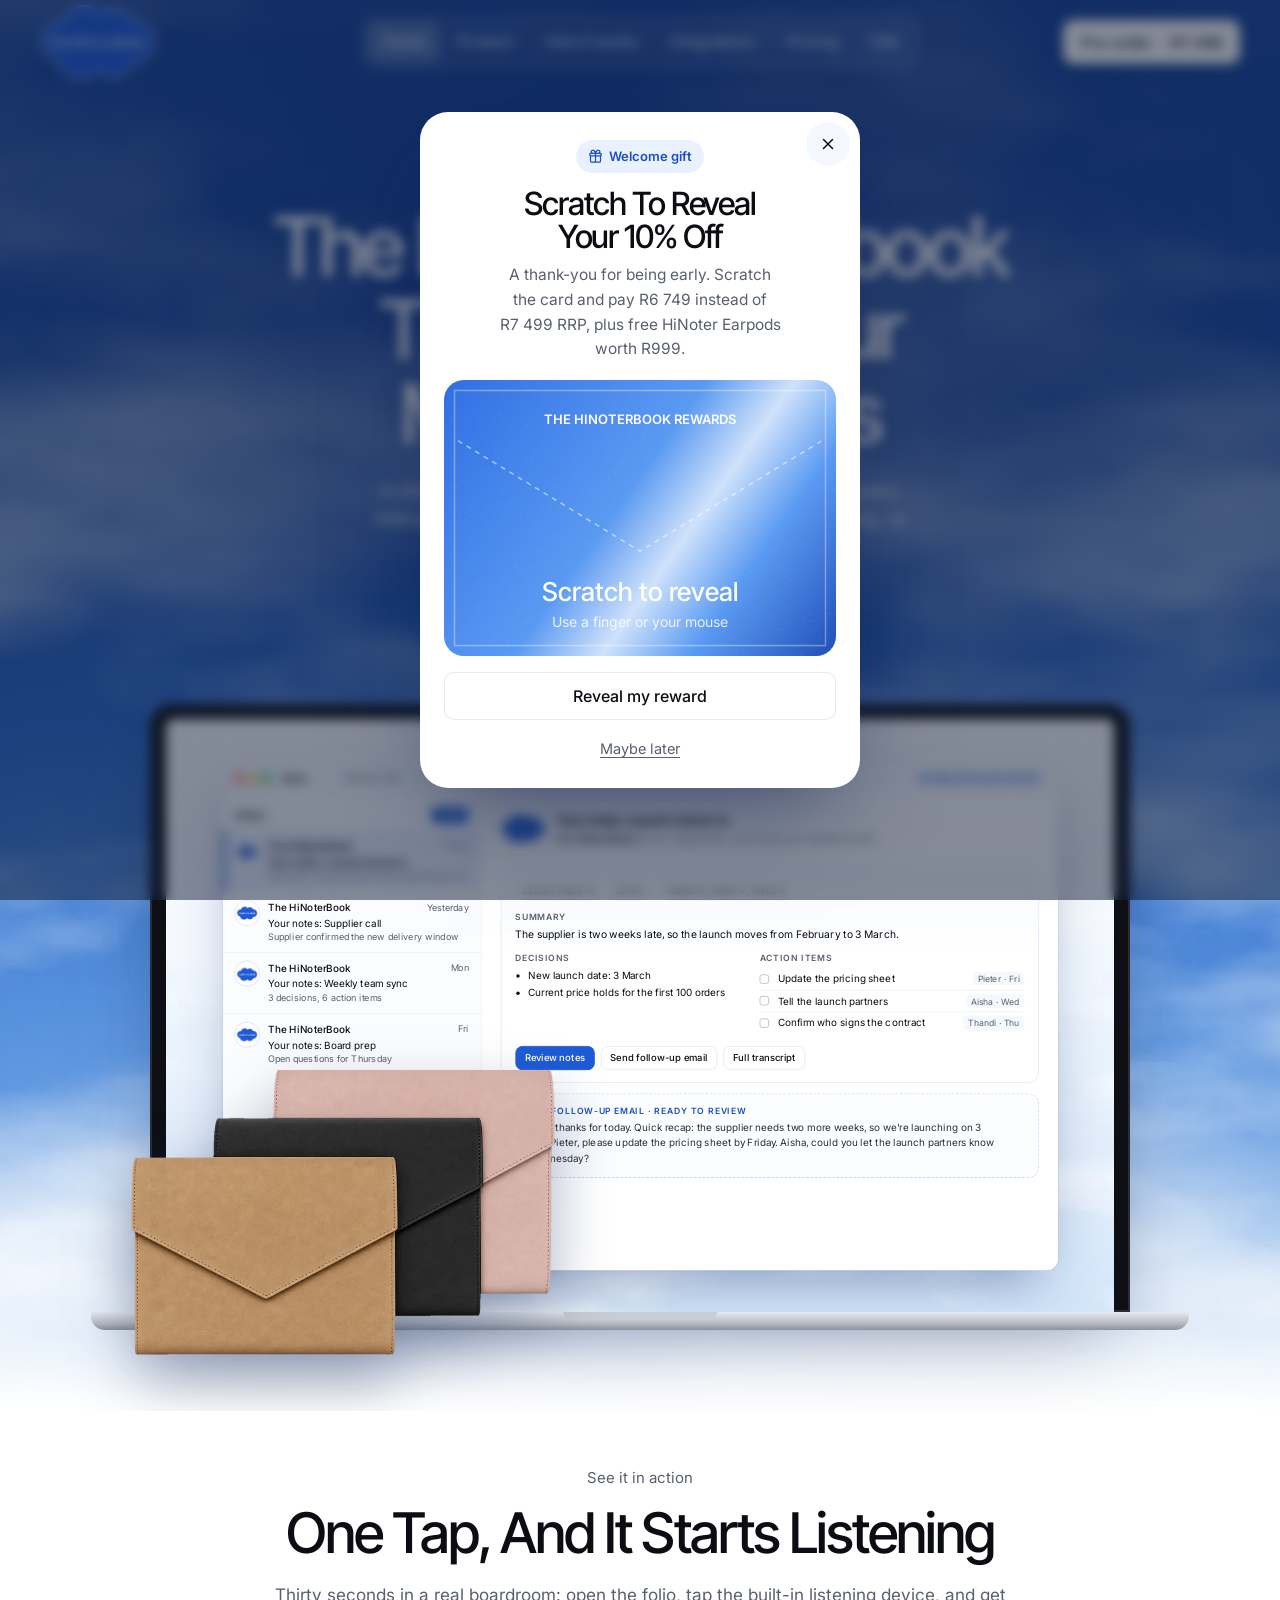
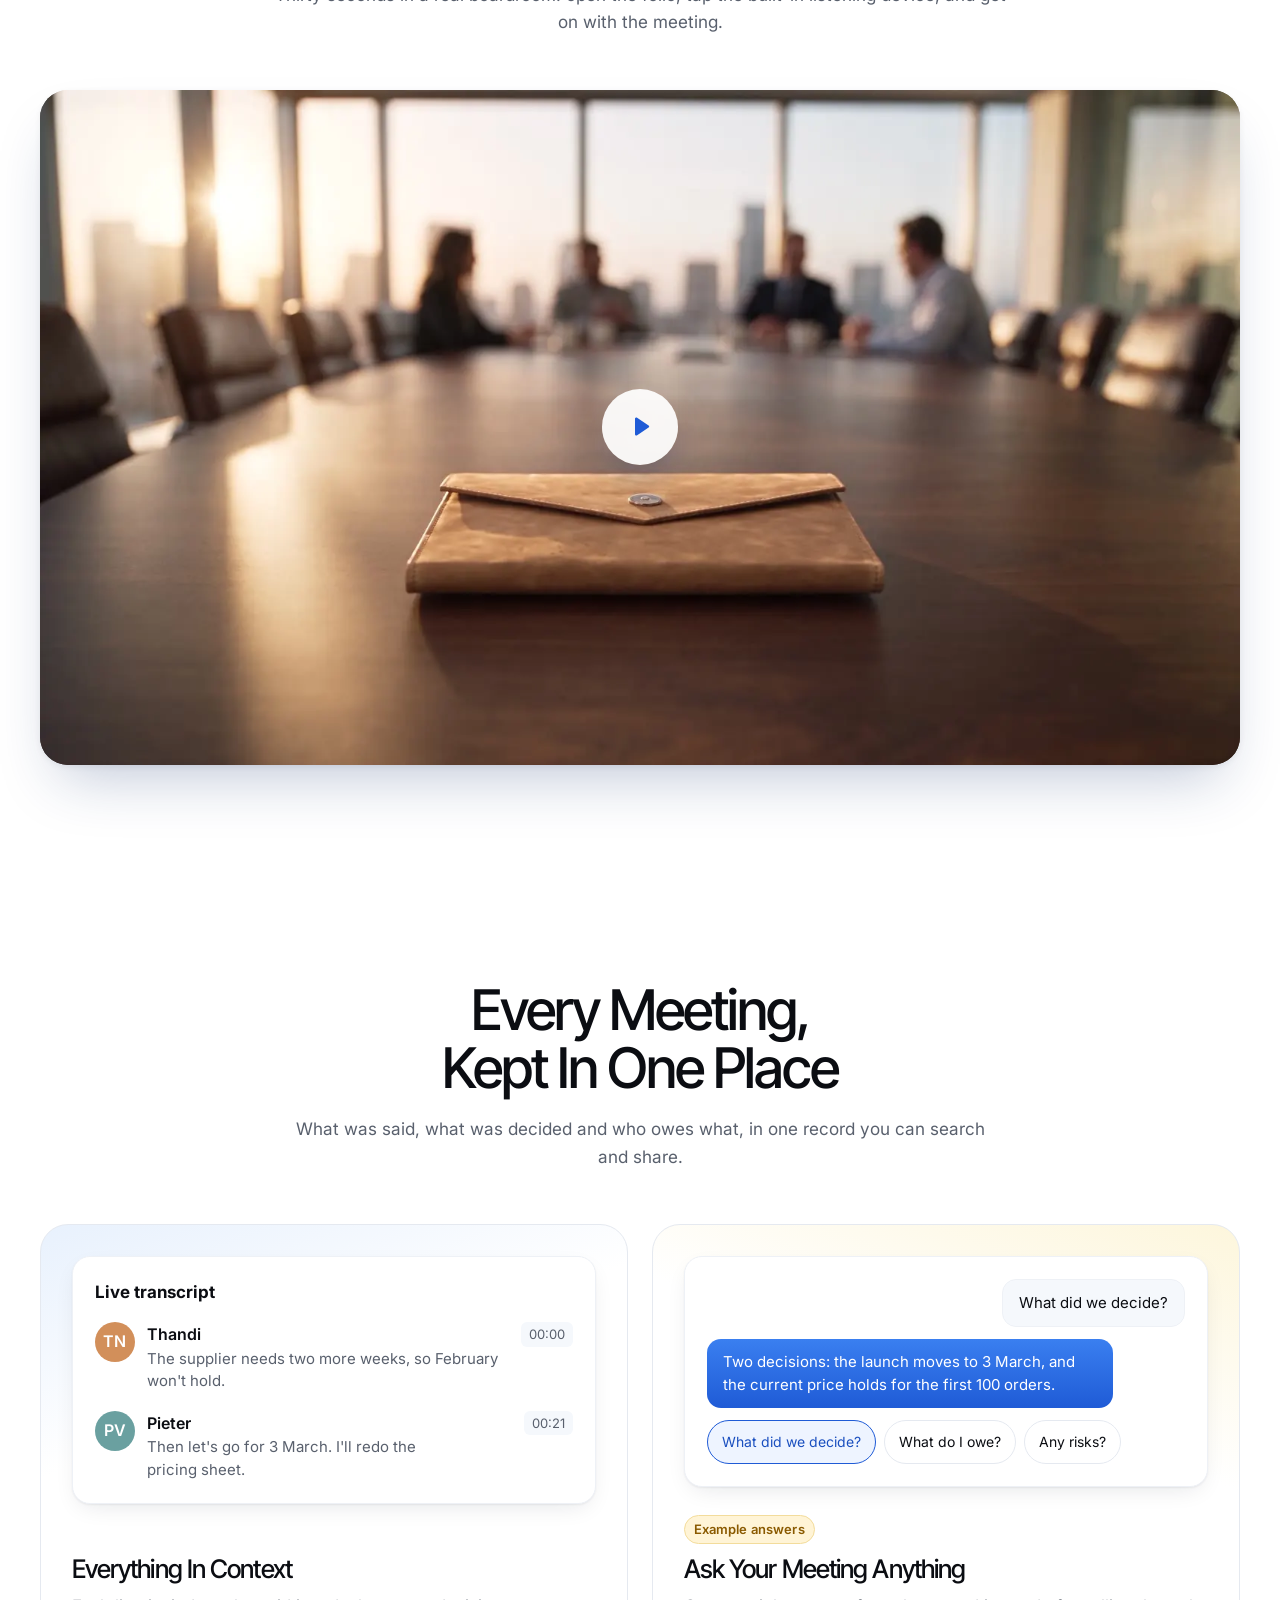
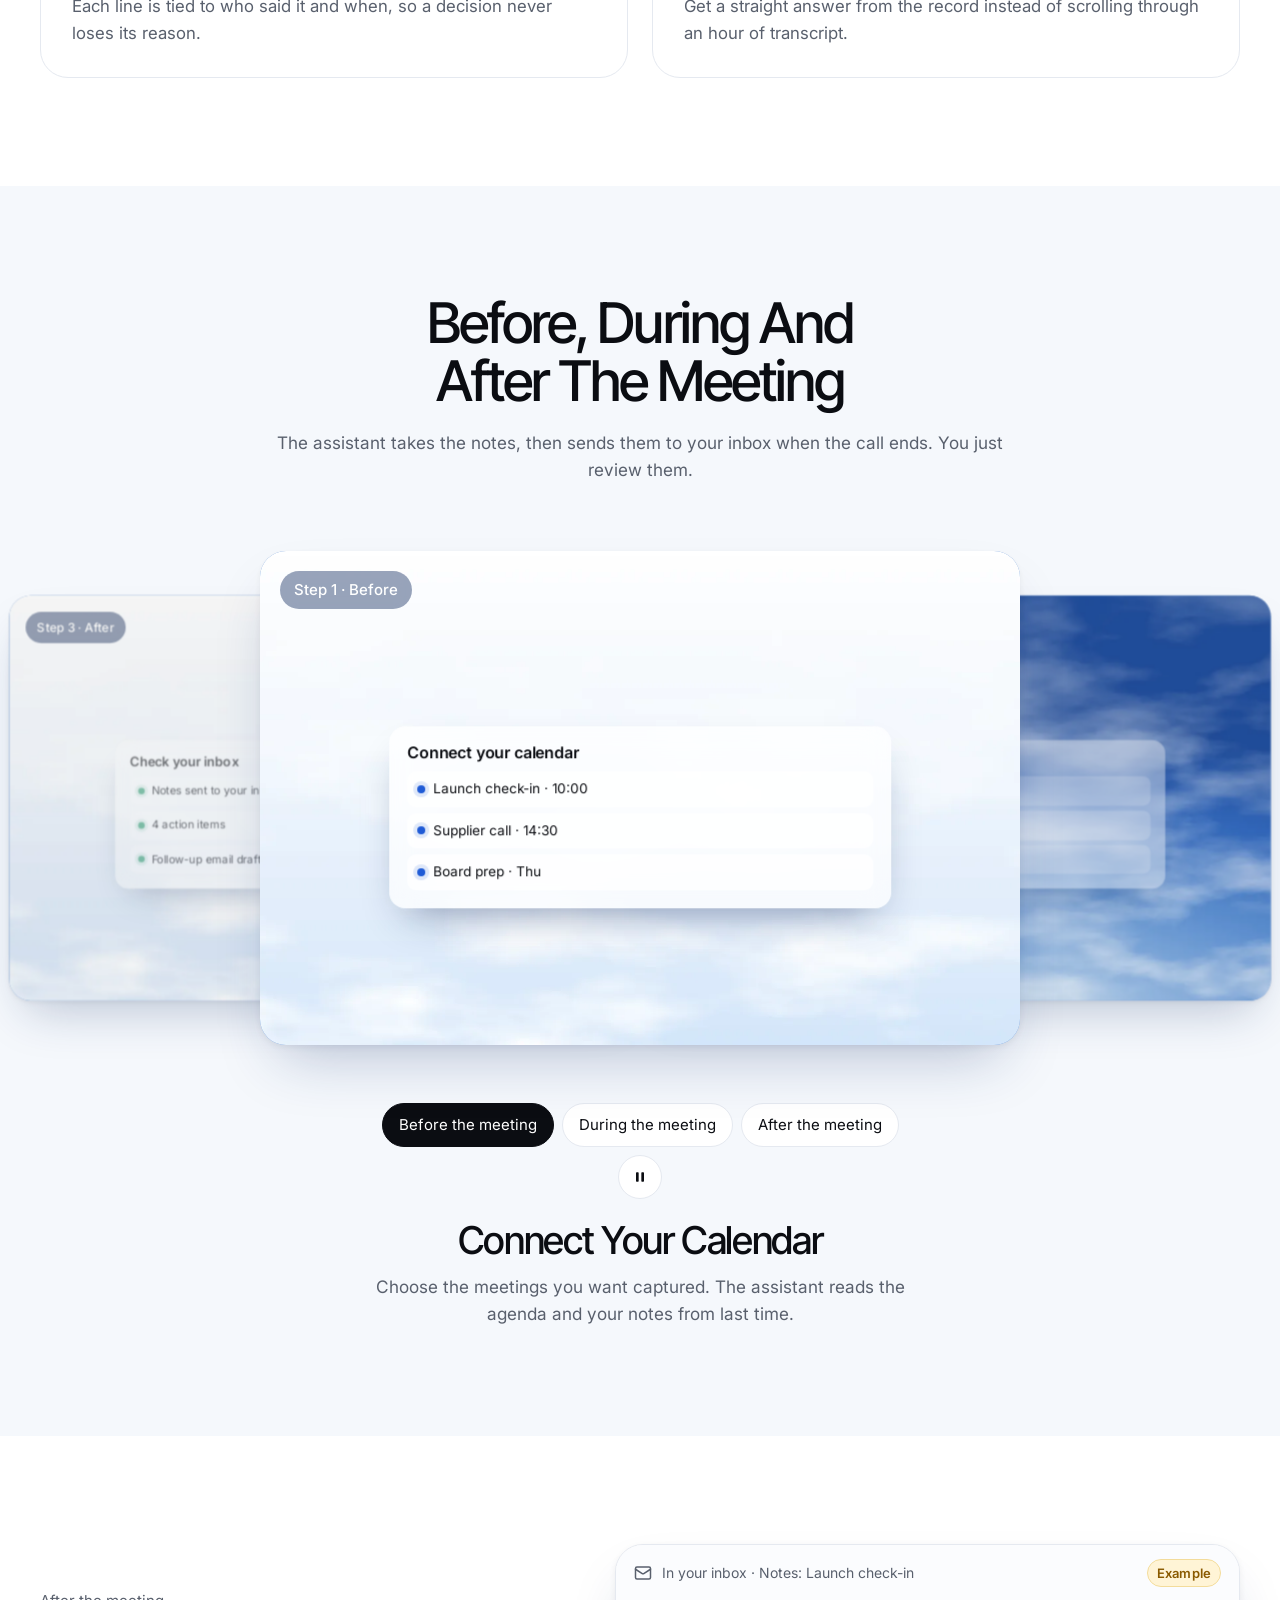
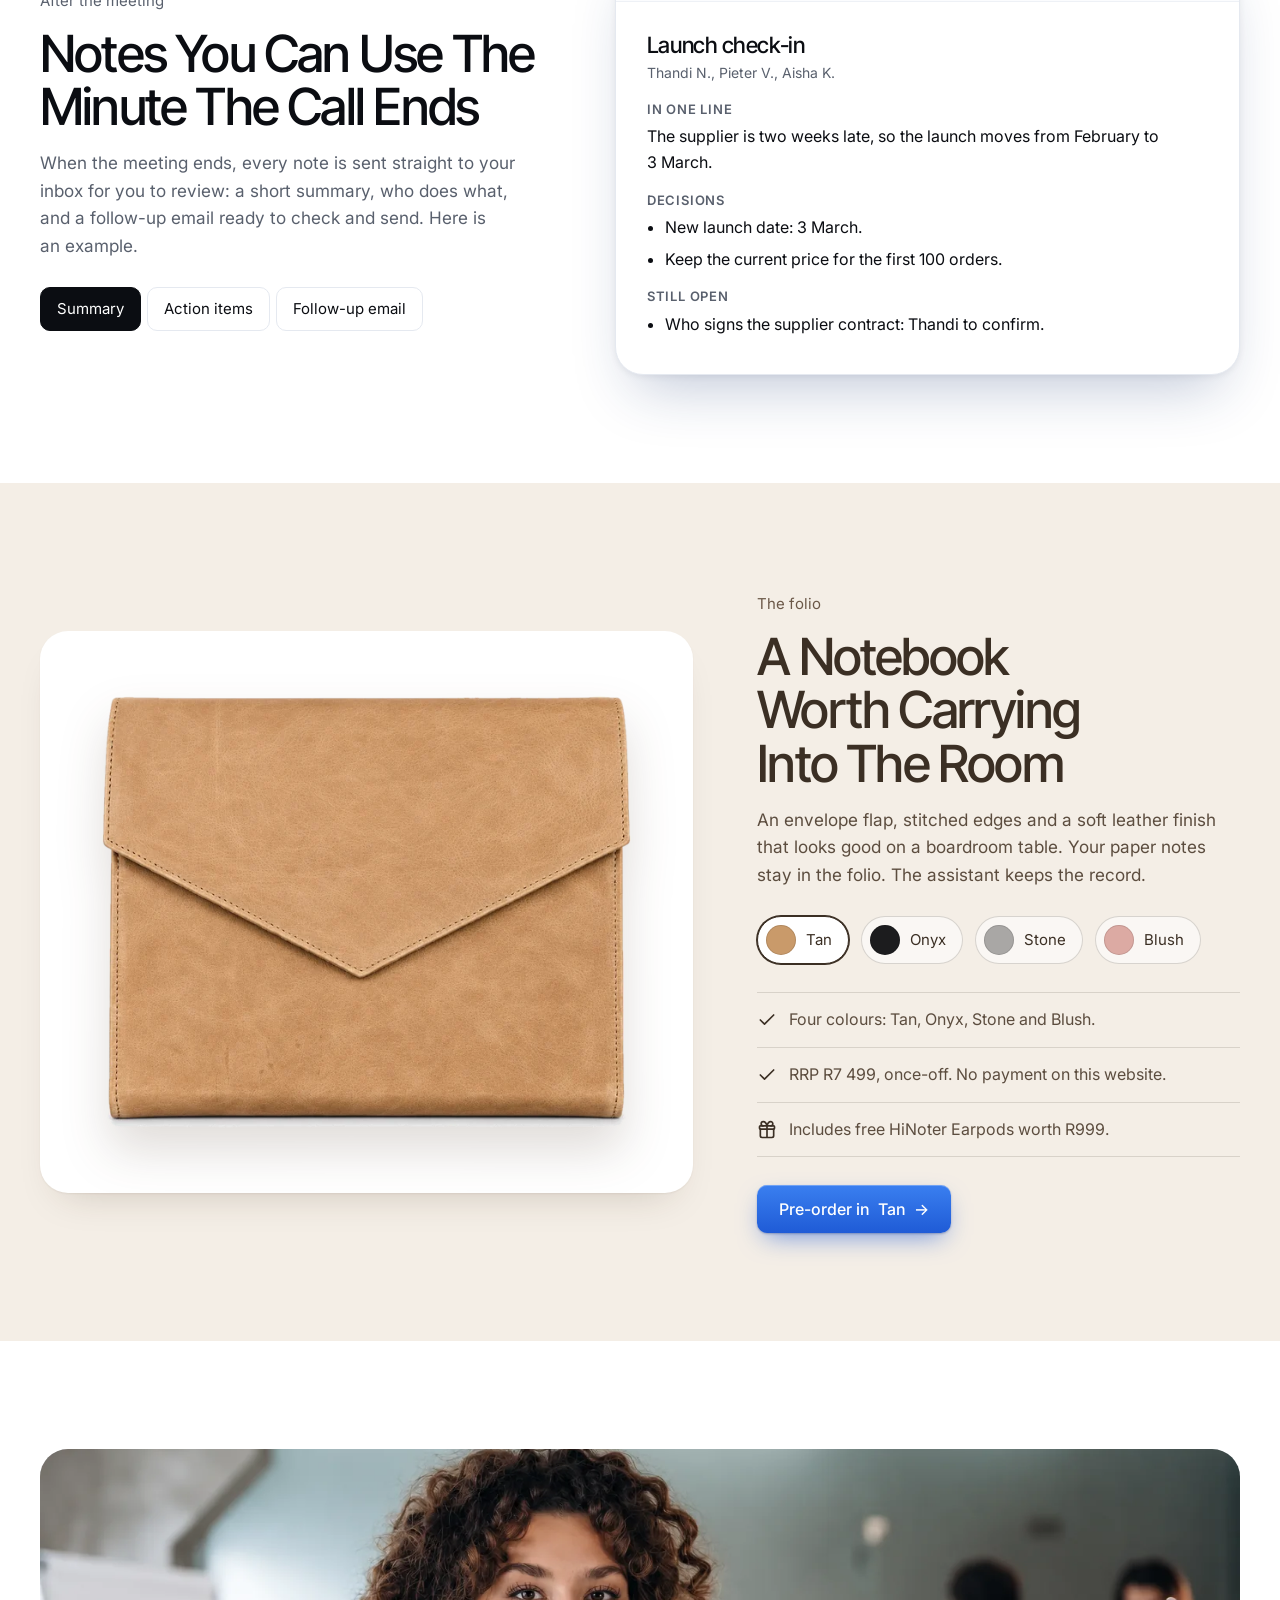
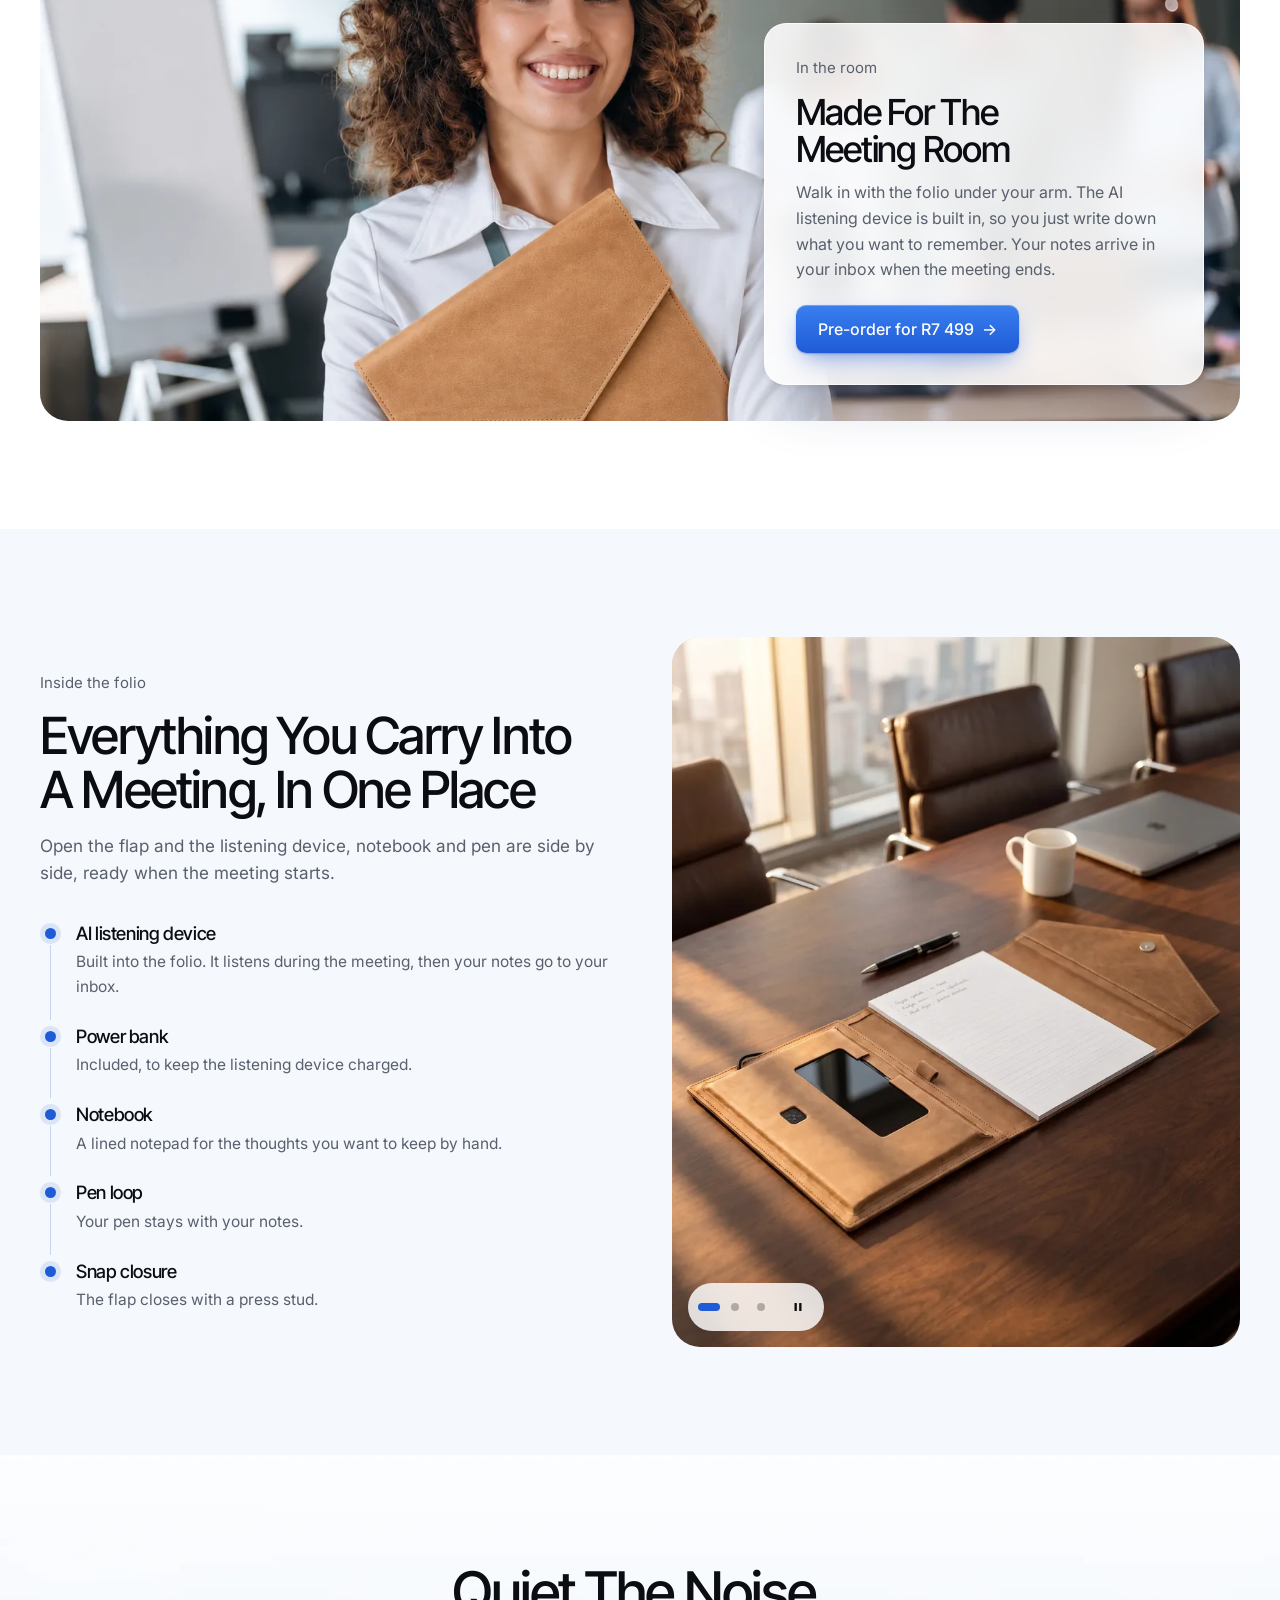
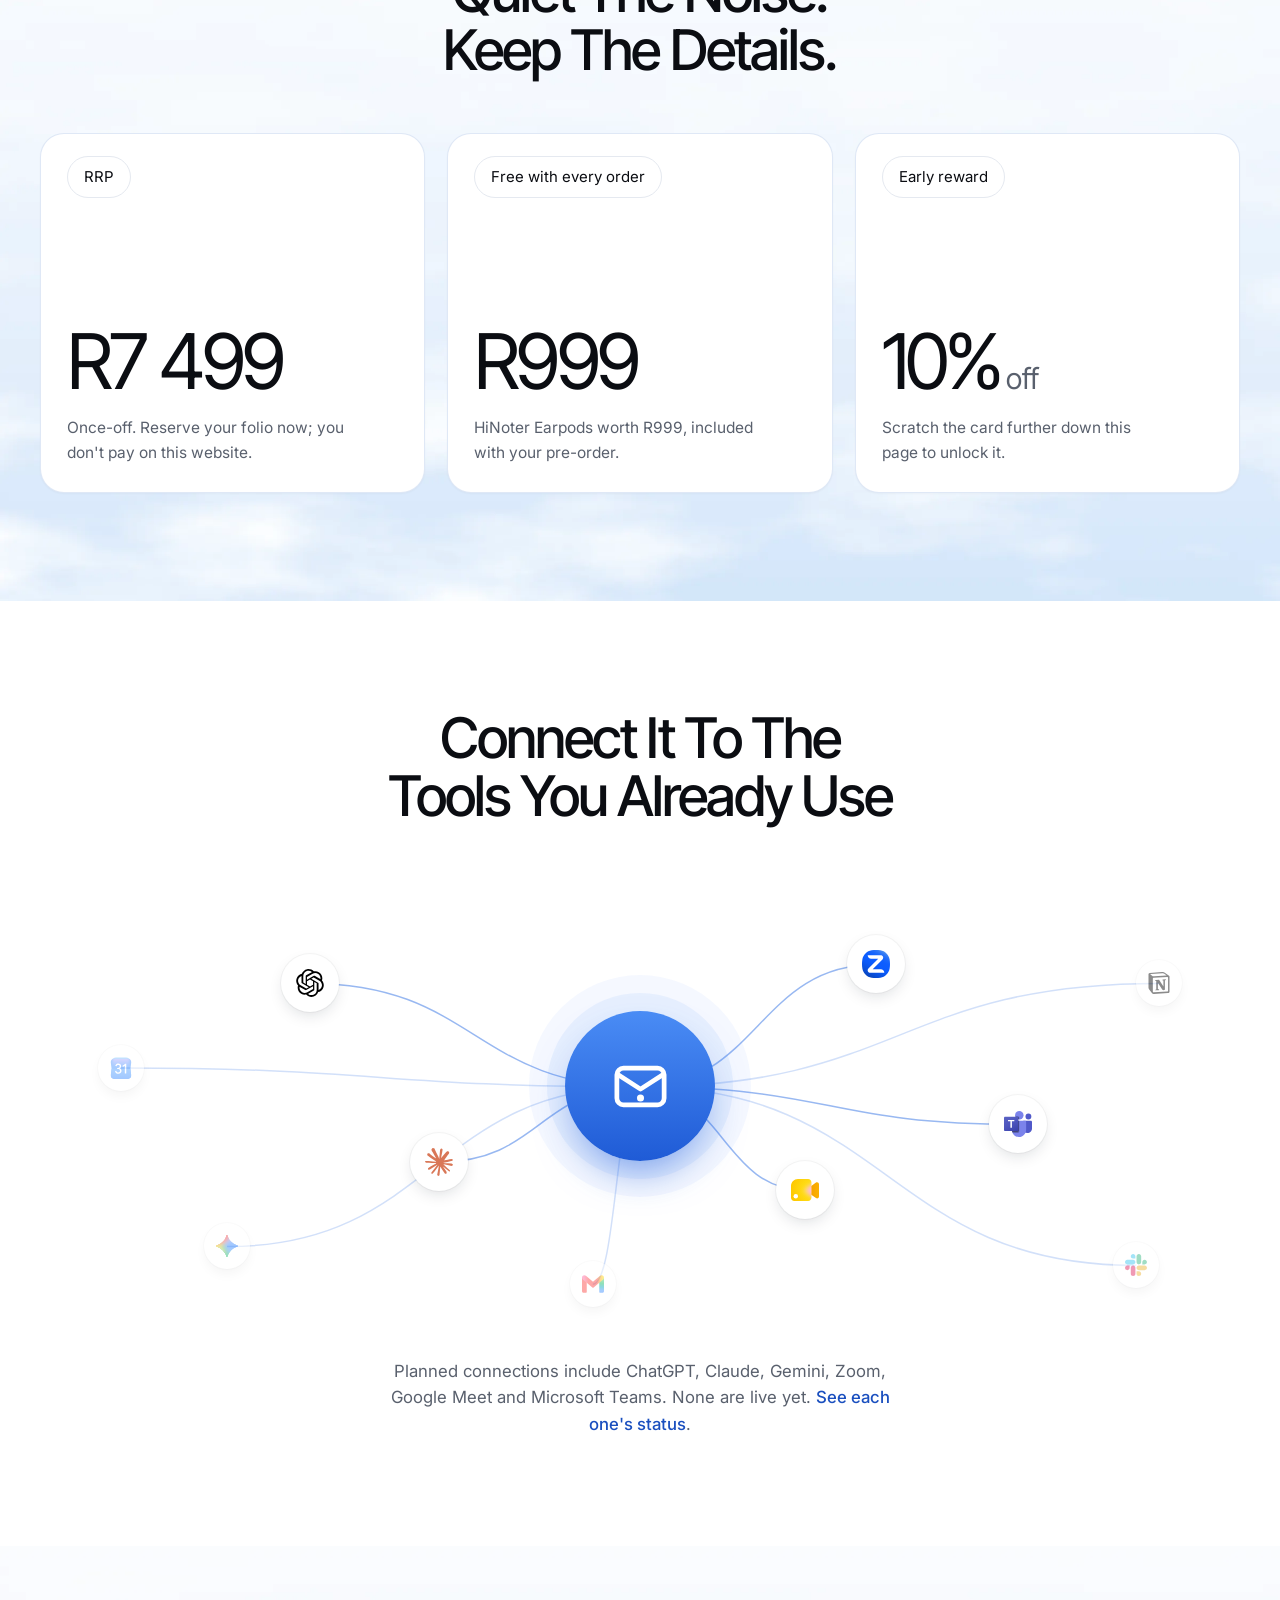
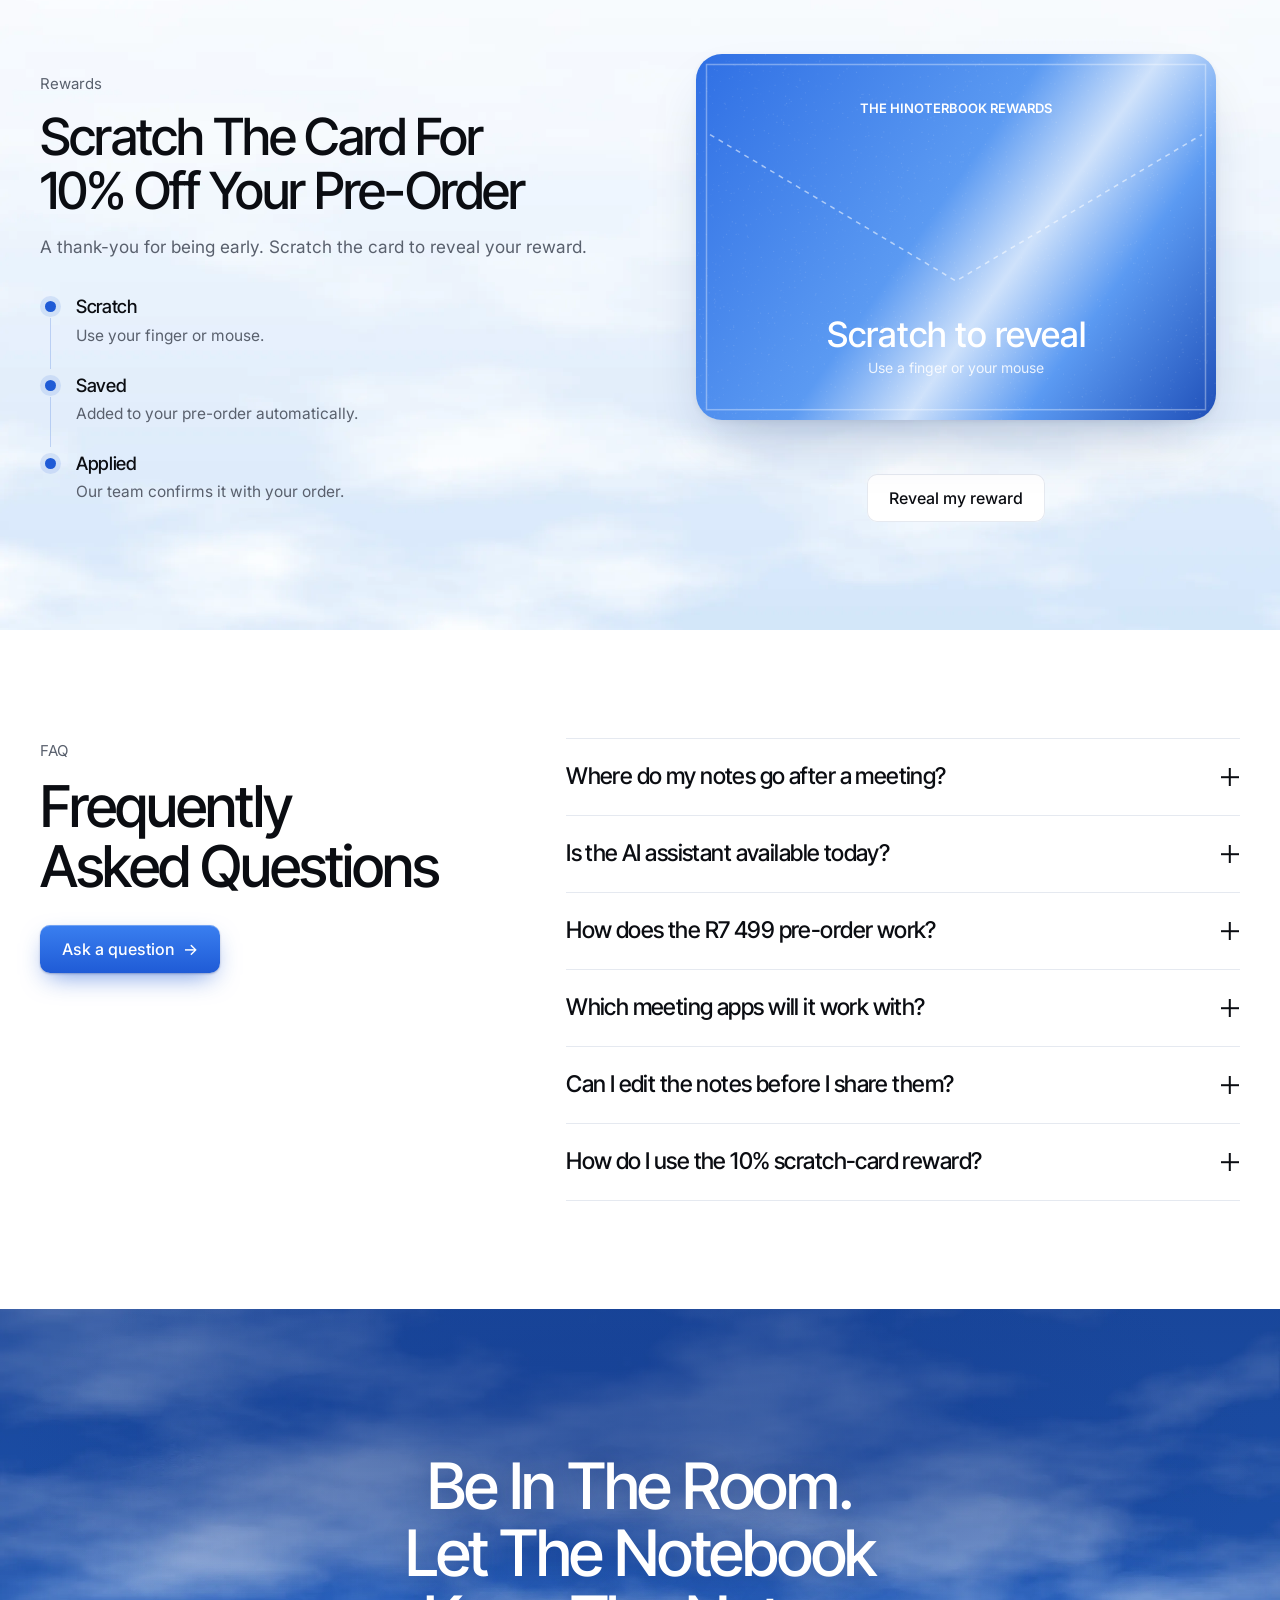
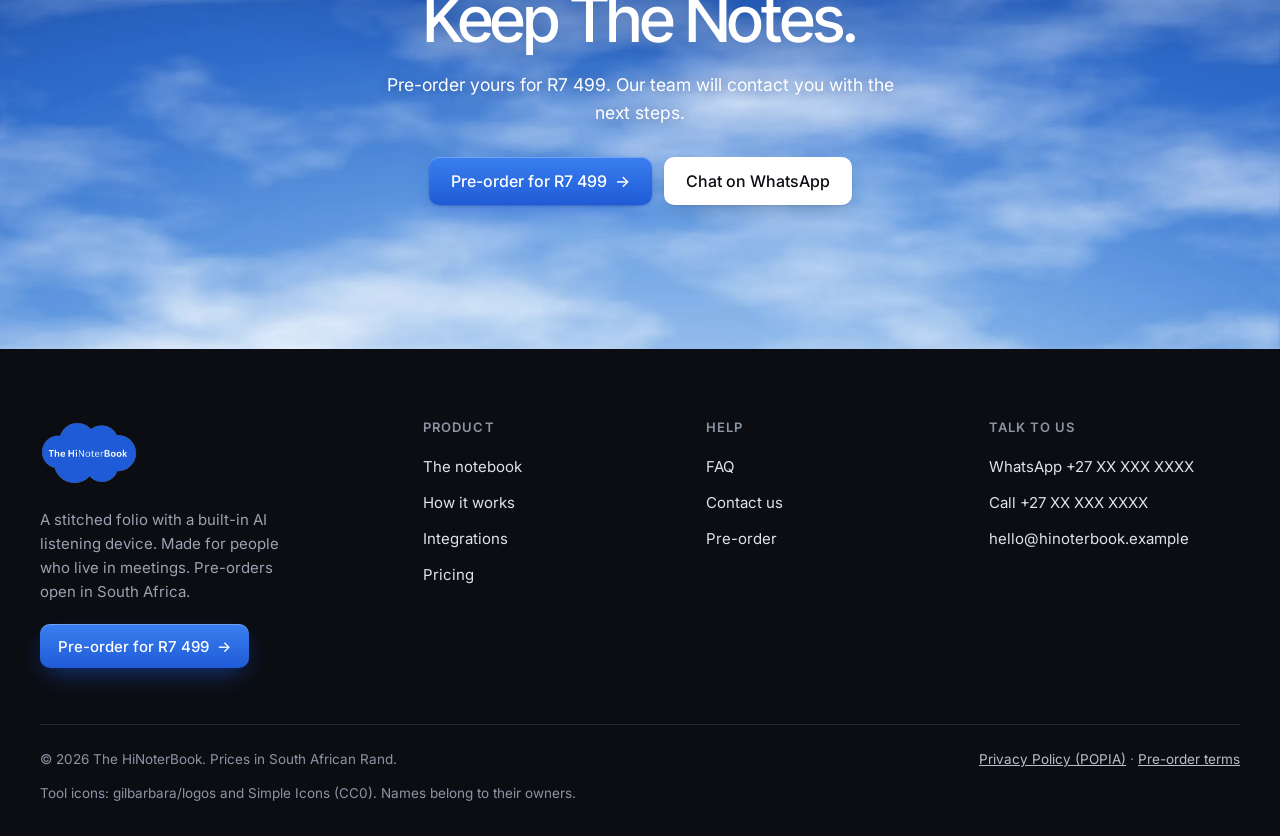
<file: preview/index.html>
<!doctype html>
<html lang="en-ZA">
<head>
<meta charset="utf-8">
<meta name="viewport" content="width=device-width, initial-scale=1">
<title>The HiNoterBook: In-person AI Note Taker for Meetings</title>
<meta name="description" content="A leather folio with a built-in AI listening device that takes your meeting notes and emails them to you. Pre-order in South Africa for R7 499.">
<meta name="robots" content="index, follow, max-image-preview:large, max-snippet:-1, max-video-preview:-1">
<link rel="canonical" href="https://hinoterbook.co.za/">
<meta name="theme-color" content="#1f5bd6">
<meta name="application-name" content="The HiNoterBook">
<meta property="og:type" content="website">
<meta property="og:locale" content="en_ZA">
<meta property="og:site_name" content="The HiNoterBook">
<meta property="og:title" content="The HiNoterBook: In-person AI Note Taker for Meetings">
<meta property="og:description" content="A leather folio with a built-in AI listening device that takes your meeting notes and emails them to you. Pre-order in South Africa for R7 499.">
<meta property="og:url" content="https://hinoterbook.co.za/">
<meta property="og:image" content="https://hinoterbook.co.za/og.jpg">
<meta property="og:image:width" content="1200">
<meta property="og:image:height" content="630">
<meta property="og:image:alt" content="The HiNoterBook: Your In-person AI NoteTaker. RRP R7 499 with free HiNoter Earpods.">
<meta name="twitter:card" content="summary_large_image">
<meta name="twitter:title" content="The HiNoterBook: In-person AI Note Taker for Meetings">
<meta name="twitter:description" content="A leather folio with a built-in AI listening device that takes your meeting notes and emails them to you. Pre-order in South Africa for R7 499.">
<meta name="twitter:image" content="https://hinoterbook.co.za/og.jpg">
<link rel="manifest" href="site.webmanifest">
<script type="application/ld+json">{"@context": "https://schema.org", "@graph": [{"@type": "Organization", "@id": "https://hinoterbook.co.za/#organization", "name": "The HiNoterBook", "url": "https://hinoterbook.co.za/", "logo": {"@type": "ImageObject", "url": "https://hinoterbook.co.za/assets/img/logo.png", "width": 337, "height": 220}, "slogan": "Your In-person AI NoteTaker", "areaServed": {"@type": "Country", "name": "South Africa"}}, {"@type": "WebSite", "@id": "https://hinoterbook.co.za/#website", "url": "https://hinoterbook.co.za/", "name": "The HiNoterBook", "description": "Your In-person AI NoteTaker", "inLanguage": "en-ZA", "publisher": {"@id": "https://hinoterbook.co.za/#organization"}}, {"@type": "WebPage", "@id": "https://hinoterbook.co.za/#webpage", "url": "https://hinoterbook.co.za/", "name": "The HiNoterBook: In-person AI Note Taker for Meetings", "description": "A leather folio with a built-in AI listening device that takes your meeting notes and emails them to you. Pre-order in South Africa for R7 499.", "inLanguage": "en-ZA", "isPartOf": {"@id": "https://hinoterbook.co.za/#website"}, "about": {"@id": "https://hinoterbook.co.za/#product"}}, {"@type": "Product", "@id": "https://hinoterbook.co.za/#product", "name": "The HiNoterBook", "description": "A stitched leather folio with a built-in AI listening device that takes your meeting notes and sends the summary, action items and a draft follow-up email to your inbox after the meeting. Includes a power bank, notepad and pen loop, plus free HiNoter Earpods worth R999.", "brand": {"@type": "Brand", "name": "The HiNoterBook"}, "category": "AI note taker", "image": ["https://hinoterbook.co.za/assets/img/folio-trio-1600.webp", "https://hinoterbook.co.za/assets/img/folio-wood-1600.webp", "https://hinoterbook.co.za/assets/img/folio-studio-1600.webp", "https://hinoterbook.co.za/assets/img/folio-tan-1200.webp"], "color": "Tan, Onyx, Stone, Blush", "material": "Leather", "offers": {"@type": "Offer", "url": "https://hinoterbook.co.za/pre-order.html", "price": "7499.00", "priceCurrency": "ZAR", "availability": "https://schema.org/PreOrder", "itemCondition": "https://schema.org/NewCondition", "seller": {"@id": "https://hinoterbook.co.za/#organization"}, "areaServed": {"@type": "Country", "name": "South Africa"}}}, {"@type": "VideoObject", "name": "The HiNoterBook: one tap, and it starts listening", "description": "The HiNoterBook on a boardroom table: a tap on the built-in AI listening device starts it listening, then notes are written as the meeting goes on.", "thumbnailUrl": ["https://hinoterbook.co.za/assets/img/film-poster-1600.webp"], "uploadDate": "2026-11-24T20:00:00+02:00", "duration": "PT30S", "contentUrl": "https://hinoterbook.co.za/assets/video/folio-film-1080.mp4", "embedUrl": "https://hinoterbook.co.za/#film", "publisher": {"@id": "https://hinoterbook.co.za/#organization"}}]}</script>

<link rel="icon" href="favicon-32.png" sizes="32x32" type="image/png">
<link rel="icon" href="favicon-64.png" sizes="64x64" type="image/png">
<link rel="apple-touch-icon" href="apple-touch-icon.png">
<link rel="preconnect" href="https://fonts.googleapis.com">
<link rel="preconnect" href="https://fonts.gstatic.com" crossorigin>
<link rel="stylesheet" href="https://fonts.googleapis.com/css2?family=Inter:wght@400;500;600&family=Inter+Tight:wght@500;600&display=swap">
<link rel="stylesheet" href="assets/css/site.css">
<script>window.SITE={"brand": "The HiNoterBook", "price": "R7\u00a0499", "priceReward": "R6\u00a0749", "reward": "10%", "gift": "free HiNoter Earpods worth R999", "whatsapp": "27XXXXXXXXX", "email": "hello@hinoterbook.example", "orderEmail": "info@survivalguide.co.za"};</script>
<script>/* Always open a page at the top (unless the link points to a spot on the page) */
try{if("scrollRestoration" in history)history.scrollRestoration="manual";}catch(e){}
(function(){function top(){if(!location.hash){document.documentElement.style.scrollBehavior="auto";window.scrollTo(0,0);document.documentElement.style.scrollBehavior="";}}
document.addEventListener("DOMContentLoaded",top);window.addEventListener("load",top);window.addEventListener("pageshow",function(e){if(e.persisted)top();});})();</script>
<script defer src="assets/js/site.js"></script>
</head>
<body>
<a class="skip" href="#main">Skip to content</a>
<header class="site-header">
  <div class="wrap bar">
    <a class="brand" href="index.html" aria-label="The HiNoterBook home"><img class="brand-logo" src="assets/img/logo-outline.png" alt="The HiNoterBook" width="337" height="220"></a>
    <nav class="nav-pill" aria-label="Main"><a href="index.html" aria-current="page">Home</a><a href="product.html">Product</a><a href="how-it-works.html">How it works</a><a href="integrations.html">Integrations</a><a href="pricing.html">Pricing</a><a href="faq.html">FAQ</a></nav>
    <div class="head-actions">
      <a class="btn btn-white btn-sm" href="pre-order.html">Pre-order<span class="long">&nbsp;· R7 499</span></a>
      <button class="menu-btn" type="button" aria-expanded="false" aria-controls="mobile-menu" aria-label="Open menu"><span></span></button>
    </div>
  </div>
</header>
<div class="mobile-menu" id="mobile-menu">
  <nav aria-label="Mobile"><a class="m-link" href="index.html" aria-current="page">Home<span aria-hidden="true">→</span></a><a class="m-link" href="product.html">Product<span aria-hidden="true">→</span></a><a class="m-link" href="how-it-works.html">How it works<span aria-hidden="true">→</span></a><a class="m-link" href="integrations.html">Integrations<span aria-hidden="true">→</span></a><a class="m-link" href="pricing.html">Pricing<span aria-hidden="true">→</span></a><a class="m-link" href="faq.html">FAQ<span aria-hidden="true">→</span></a><a class="m-link" href="contact.html">Contact<span aria-hidden="true">→</span></a></nav>
  <a class="btn btn-primary" href="pre-order.html">Pre-order for R7 499 <span class="arr" aria-hidden="true">→</span></a>
  <p class="m-contact">Questions? <a class="link" href="https://wa.me/27XXXXXXXXX">WhatsApp us</a> or call <a class="link" href="tel:+27XXXXXXXXX">+27 XX XXX XXXX</a>.</p>
</div>
<main id="main">
<section class="sky hero"><div class="wrap" data-enter>
  <span class="hero-fact"><b>New</b>Pre-orders open · Free HiNoter Earpods</span>
  <h1>The leather notebook that takes your meeting notes</h1>
  <p class="lede">A stitched folio with a built-in AI listening device. It takes every note and sends them straight to your inbox after the meeting, so you can stay in the conversation.</p>
  <div class="actions"><a class="btn btn-primary" href="pre-order.html">Pre-order for R7 499 <span class="arr" aria-hidden="true">→</span></a><a class="btn btn-white" href="how-it-works.html">See how it works</a></div>
</div>
<div class="stage"><div class="laptop" role="img" aria-label="Example: an email inbox showing the email The HiNoterBook sends after a meeting, with the summary, decisions and action items">
  <div class="lid"><div class="notch"></div><div class="screen"><div class="screen-fit">
    <div class="screen-wall"></div>
    <div class="app mail" aria-hidden="true">
      <div class="app-top"><div class="dots"><i></i><i></i><i></i></div>
        <b style="font-weight:600">Inbox</b>
        <div class="msearch">Search mail</div>
        <span class="newmail"><i></i>New notes just arrived</span></div>
      <div class="mail-body">
        <aside class="mlist"><div class="mlist-h">Inbox <span>1 new</span></div><div class="mrow on unread"><span class="mav"></span><div class="mtx"><div class="mtop"><b>The HiNoterBook</b><time>10:42</time></div><div class="msub">Your notes: Launch check-in</div><div class="mprev">Summary, 4 action items and a draft follow-up</div></div></div><div class="mrow"><span class="mav"></span><div class="mtx"><div class="mtop"><b>The HiNoterBook</b><time>Yesterday</time></div><div class="msub">Your notes: Supplier call</div><div class="mprev">Supplier confirmed the new delivery window</div></div></div><div class="mrow"><span class="mav"></span><div class="mtx"><div class="mtop"><b>The HiNoterBook</b><time>Mon</time></div><div class="msub">Your notes: Weekly team sync</div><div class="mprev">3 decisions, 6 action items</div></div></div><div class="mrow"><span class="mav"></span><div class="mtx"><div class="mtop"><b>The HiNoterBook</b><time>Fri</time></div><div class="msub">Your notes: Board prep</div><div class="mprev">Open questions for Thursday</div></div></div></aside>
        <article class="mread">
          <div class="mhead">
            <span class="mlogo"><img src="assets/img/logo.png" alt=""></span>
            <div><h5>Your notes: Launch check-in</h5><p><b>The HiNoterBook</b> to me · Today 10:42 · sent when your meeting ended</p></div>
          </div>
          <div class="mcard">
            <div class="mmeta"><span>Launch check-in</span><span>32 min</span><span>Thandi N., Pieter V., Aisha K.</span></div>
            <h6>Summary</h6>
            <p>The supplier is two weeks late, so the launch moves from February to 3 March.</p>
            <div class="mcols">
              <div><h6>Decisions</h6><ul><li>New launch date: 3 March</li><li>Current price holds for the first 100 orders</li></ul></div>
              <div><h6>Action items</h6><ul class="mtodo"><li><i></i>Update the pricing sheet<em>Pieter · Fri</em></li><li><i></i>Tell the launch partners<em>Aisha · Wed</em></li><li><i></i>Confirm who signs the contract<em>Thandi · Thu</em></li></ul></div>
            </div>
            <div class="mbtns"><span class="mb pri">Review notes</span><span class="mb">Send follow-up email</span><span class="mb">Full transcript</span></div>
          </div>
          <div class="mdraft"><h6>Draft follow-up email · ready to review</h6>
            <p>Hi both, thanks for today. Quick recap: the supplier needs two more weeks, so we're launching on 3 March. Pieter, please update the pricing sheet by Friday. Aisha, could you let the launch partners know by Wednesday?</p></div>
        </article>
      </div>
    </div>
  </div></div></div>
  <div class="base"></div>
</div><img class="folio-float" src="assets/img/folio-trio-1600.webp" srcset="assets/img/folio-trio-800.webp 800w, assets/img/folio-trio-1600.webp 1400w" sizes="(max-width: 700px) 56vw, 460px" width="1400" height="946" alt="HiNoterBook folios in tan, black and blush" decoding="async"></div>
</section>

<section class="section film-sec" id="film"><div class="wrap">
  <div class="s-head"><span class="eyebrow">See it in action</span><h2>One tap, and it starts listening</h2><p>Thirty seconds in a real boardroom: open the folio, tap the built-in listening device, and get on with the meeting.</p></div>
  <div class="film" data-film>
    <video loop playsinline webkit-playsinline preload="none" poster="assets/img/film-poster-1600.webp?v=2" aria-label="Video: the tan HiNoterBook folio on a boardroom table. A finger taps the built-in listening device, its screen shows The HiNoterBook and a sound wave, with the caption Your notebook starts listening, then someone writes notes on the notepad.">
      <source src="assets/video/folio-film-1080.mp4?v=3" type="video/mp4">
    </video>
    <div class="film-ctrl">
      <button class="film-btn" type="button" data-film-play aria-label="Pause video" aria-pressed="false">
        <svg class="i-pause" viewBox="0 0 24 24" aria-hidden="true"><rect x="6" y="5" width="4" height="14" rx="1"/><rect x="14" y="5" width="4" height="14" rx="1"/></svg>
        <svg class="i-play" viewBox="0 0 24 24" aria-hidden="true"><path d="M9 6.2v11.6c0 .8.9 1.3 1.6.8l8.6-5.8c.6-.4.6-1.2 0-1.6l-8.6-5.8C9.9 4.9 9 5.4 9 6.2z"/></svg>
      </button>
      <button class="film-btn" type="button" data-film-sound aria-label="Turn sound off" aria-pressed="true">
        <svg class="i-off" viewBox="0 0 24 24" aria-hidden="true" fill="none" stroke="currentColor" stroke-width="2" stroke-linecap="round" stroke-linejoin="round"><path d="M11 5 6 9H3v6h3l5 4V5z"/><path d="m22 9-6 6M16 9l6 6"/></svg>
        <svg class="i-on" viewBox="0 0 24 24" aria-hidden="true" fill="none" stroke="currentColor" stroke-width="2" stroke-linecap="round" stroke-linejoin="round"><path d="M11 5 6 9H3v6h3l5 4V5z"/><path d="M15.5 8.5a5 5 0 0 1 0 7M18.5 5.5a9 9 0 0 1 0 13"/></svg>
      </button>
    </div>
    <button class="film-big" type="button" data-film-start aria-label="Play video"><svg viewBox="0 0 24 24" aria-hidden="true"><path d="M9 6.2v11.6c0 .8.9 1.3 1.6.8l8.6-5.8c.6-.4.6-1.2 0-1.6l-8.6-5.8C9.9 4.9 9 5.4 9 6.2z"/></svg></button>
  </div>
</div></section>

<section class="section"><div class="wrap">
  <div class="s-head"><h2>Every meeting, kept in one place</h2><p>What was said, what was decided and who owes what, in one record you can search and share.</p></div>
  <div class="duo">
    <div class="fcard tint-blue">
      <div class="panel"><b style="display:block;font-size:17px;margin-bottom:16px">Live transcript</b>
        <div class="tr-row"><span class="a" style="background:#d28f5a">TN</span><div><b>Thandi</b><p>The supplier needs two more weeks, so February won't hold.</p></div><time>00:00</time></div>
        <div class="tr-row"><span class="a" style="background:#6aa0a0">PV</span><div><b>Pieter</b><p>Then let's go for 3 March. I'll redo the pricing sheet.</p></div><time>00:21</time></div>
      </div>
      <div class="txt"><h3>Everything in context</h3><p class="d">Each line is tied to who said it and when, so a decision never loses its reason.</p></div>
    </div>
    <div class="fcard tint-gold">
      <div class="panel"><div class="chat" data-chat='{&quot;decide&quot;: &quot;Two decisions: the launch moves to 3 March, and the current price holds for the first 100 orders.&quot;, &quot;owe&quot;: &quot;You own one action: confirm who signs the supplier contract, by Thursday.&quot;, &quot;risk&quot;: &quot;One risk came up: the supplier has slipped once already, so the new date depends on their next update.&quot;}'>
        <div class="bubble me">What did we decide?</div>
        <div class="bubble ai" aria-live="polite">Two decisions: the launch moves to 3 March, and the current price holds for the first 100 orders.</div>
        <div class="prompts" aria-label="Try a question">
          <button class="prompt" type="button" data-prompt="decide" aria-pressed="true">What did we decide?</button>
          <button class="prompt" type="button" data-prompt="owe" aria-pressed="false">What do I owe?</button>
          <button class="prompt" type="button" data-prompt="risk" aria-pressed="false">Any risks?</button>
        </div>
      </div></div>
      <div class="txt"><span class="demo-tag">Example answers</span><h3 style="margin-top:12px">Ask your meeting anything</h3><p class="d">Get a straight answer from the record instead of scrolling through an hour of transcript.</p></div>
    </div>
  </div>
</div></section>

<section class="section ground-surface"><div class="wrap">
  <div class="s-head"><h2>Before, during and after the meeting</h2><p>The assistant takes the notes, then sends them to your inbox when the call ends. You just review them.</p></div>
  <div class="steps-stage" data-steps><button type="button" class="step-card" data-pos="0" aria-label="Show before the meeting"><span class="bg" style="background-image:url(assets/img/sky-soft-1200.webp)"></span><span class="pill">Step 1 · Before</span><span class="ui"><h4>Connect your calendar</h4><ul><li class=""><i></i>Launch check-in · 10:00</li><li class=""><i></i>Supplier call · 14:30</li><li class=""><i></i>Board prep · Thu</li></ul></span></button><button type="button" class="step-card" data-pos="1" aria-label="Show during the meeting"><span class="bg" style="background-image:url(assets/img/sky-hero-1200.webp)"></span><span class="pill">Step 2 · During</span><span class="ui"><h4>Stay in the conversation</h4><ul><li class=""><i></i>Decision: launch on 3 March</li><li class=""><i></i>Action: Pieter, pricing sheet</li><li class=""><i></i>Question: who signs?</li></ul></span></button><button type="button" class="step-card" data-pos="2" aria-label="Show after the meeting"><span class="bg" style="background-image:url(assets/img/sky-soft-1200.webp)"></span><span class="pill">Step 3 · After</span><span class="ui"><h4>Check your inbox</h4><ul><li class="done"><i></i>Notes sent to your inbox</li><li class="done"><i></i>4 action items</li><li class="done"><i></i>Follow-up email drafted</li></ul></span></button></div>
  <div class="step-copy">
    <div class="step-ctrl"><div class="step-tabs" role="tablist" aria-label="Meeting stages" data-steps-tabs><button class="step-tab" role="tab" id="st-t0" aria-selected="true" aria-controls="st-p0" tabindex="0">Before<span class="long"> the meeting</span></button><button class="step-tab" role="tab" id="st-t1" aria-selected="false" aria-controls="st-p1" tabindex="-1">During<span class="long"> the meeting</span></button><button class="step-tab" role="tab" id="st-t2" aria-selected="false" aria-controls="st-p2" tabindex="-1">After<span class="long"> the meeting</span></button></div><button class="step-pause" type="button" aria-pressed="false" aria-label="Pause automatic steps" data-steps-pause><svg class="i-pause" viewBox="0 0 24 24" aria-hidden="true"><rect x="6" y="5" width="4" height="14" rx="1"/><rect x="14" y="5" width="4" height="14" rx="1"/></svg><svg class="i-play" viewBox="0 0 24 24" aria-hidden="true"><path d="M9 6.2v11.6c0 .8.9 1.3 1.6.8l8.6-5.8c.6-.4.6-1.2 0-1.6l-8.6-5.8C9.9 4.9 9 5.4 9 6.2z"/></svg></button></div>
    <div style="margin-top:22px"><div role="tabpanel" id="st-p0" aria-labelledby="st-t0" ><h3>Connect your calendar</h3><p>Choose the meetings you want captured. The assistant reads the agenda and your notes from last time.</p></div><div role="tabpanel" id="st-p1" aria-labelledby="st-t1" hidden><h3>Stay in the conversation</h3><p>The assistant listens and writes as people talk, marking decisions, actions and open questions.</p></div><div role="tabpanel" id="st-p2" aria-labelledby="st-t2" hidden><h3>Check your inbox</h3><p>Every note is sent straight to your inbox when the meeting ends: the summary, the action list and a draft follow-up, ready for you to review.</p></div></div>
  </div>
</div></section>

<section class="section"><div class="wrap"><div class="notes-wrap">
  <div>
    <span class="eyebrow">After the meeting</span>
    <h2>Notes you can use the minute the call ends</h2>
    <p class="lede">When the meeting ends, every note is sent straight to your inbox for you to review: a short summary, who does what, and a follow-up email ready to check and send. Here is an example.</p>
    <div class="tablist" role="tablist" aria-label="Example outputs">
      <button class="tab" role="tab" id="ex-t1" aria-selected="true" aria-controls="ex-p1">Summary</button>
      <button class="tab" role="tab" id="ex-t2" aria-selected="false" aria-controls="ex-p2" tabindex="-1">Action items</button>
      <button class="tab" role="tab" id="ex-t3" aria-selected="false" aria-controls="ex-p3" tabindex="-1">Follow-up email</button>
    </div>
  </div>
  <div class="doc">
    <div class="doc-head"><svg aria-hidden="true" focusable="false" xmlns="http://www.w3.org/2000/svg" viewBox="0 0 24 24" width="20" height="20" fill="none" stroke="currentColor" stroke-width="2" stroke-linecap="round" stroke-linejoin="round"><g fill="none" stroke="currentColor" stroke-linecap="round" stroke-linejoin="round" stroke-width="2"><path d="m22 7l-8.991 5.727a2 2 0 0 1-2.009 0L2 7"/><rect width="20" height="16" x="2" y="4" rx="2"/></g></svg>In your inbox · Notes: Launch check-in<span class="demo-tag">Example</span></div>
    <div class="doc-body">
      <div class="doc-panel" role="tabpanel" id="ex-p1" aria-labelledby="ex-t1" tabindex="0">
        <h3>Launch check-in</h3><p class="meta">Thandi N., Pieter V., Aisha K.</p>
        <h4>In one line</h4><p>The supplier is two weeks late, so the launch moves from February to 3 March.</p>
        <h4>Decisions</h4><ul><li>New launch date: 3 March.</li><li>Keep the current price for the first 100 orders.</li></ul>
        <h4>Still open</h4><ul><li>Who signs the supplier contract: Thandi to confirm.</li></ul>
      </div>
      <div class="doc-panel" role="tabpanel" id="ex-p2" aria-labelledby="ex-t2" tabindex="0" hidden>
        <h3>Action items</h3><p class="meta">3 people · 4 actions</p>
        <ul class="todo">
          <li><span class="box"></span><span>Update the pricing sheet for the new date</span><span class="owner">Pieter · Fri</span></li>
          <li><span class="box"></span><span>Tell the two launch partners about the change</span><span class="owner">Aisha · Wed</span></li>
          <li><span class="box"></span><span>Confirm who signs the supplier contract</span><span class="owner">Thandi · Thu</span></li>
          <li><span class="box"></span><span>Book the next check-in for after the supplier call</span><span class="owner">Thandi</span></li>
        </ul>
      </div>
      <div class="doc-panel email" role="tabpanel" id="ex-p3" aria-labelledby="ex-t3" tabindex="0" hidden>
        <div class="hdr"><span>To</span><b>Pieter, Aisha</b><span>Subject</span><b>Launch moves to 3 March: next steps</b></div>
        <p>Hi both,</p><p style="margin-top:10px">Thanks for today. Quick recap: the supplier needs two more weeks, so we're launching on 3 March. We keep the current price for the first 100 orders.</p>
        <p style="margin-top:10px">Pieter, please update the pricing sheet by Friday. Aisha, could you let the two launch partners know by Wednesday? I'll confirm who signs the supplier contract.</p>
        <p style="margin-top:10px">Thandi</p>
      </div>
    </div>
  </div>
</div></div></section>

<section class="section ground-sand"><div class="wrap"><div class="show">
  <div class="show-stage"><img id="show-img" class="" src="assets/img/folio-tan-1200.webp" srcset="assets/img/folio-tan-640.webp 640w, assets/img/folio-tan-1200.webp 1200w" sizes="(max-width: 860px) 90vw, 640px" width="1200" height="990" alt="Tan leather folio with a stitched envelope flap" loading="lazy" decoding="async"></div>
  <div>
    <span class="eyebrow" style="color:#6b5848">The folio</span>
    <h2>A notebook worth carrying into the room</h2>
    <p class="lede">An envelope flap, stitched edges and a soft leather finish that looks good on a boardroom table. Your paper notes stay in the folio. The assistant keeps the record.</p>
    <div class="swatches" role="radiogroup" aria-label="Folio colour" data-swatches="show-img"><button class="swatch" type="button" role="radio" aria-checked="true" tabindex="0" data-name="Tan" data-alt="Tan leather folio with a stitched envelope flap" data-src="assets/img/folio-tan-1200.webp" data-srcset="assets/img/folio-tan-640.webp 640w, assets/img/folio-tan-1200.webp 1200w"><i style="background:#c99a6a"></i>Tan</button><button class="swatch" type="button" role="radio" aria-checked="false" tabindex="-1" data-name="Onyx" data-alt="Black leather folio with a stitched envelope flap" data-src="assets/img/folio-onyx-1200.webp" data-srcset="assets/img/folio-onyx-640.webp 640w, assets/img/folio-onyx-1200.webp 1200w"><i style="background:#1c1c1e"></i>Onyx</button><button class="swatch" type="button" role="radio" aria-checked="false" tabindex="-1" data-name="Stone" data-alt="Stone grey leather folio with a stitched envelope flap" data-src="assets/img/folio-stone-1200.webp" data-srcset="assets/img/folio-stone-640.webp 640w, assets/img/folio-stone-1200.webp 1200w"><i style="background:#a9a7a5"></i>Stone</button><button class="swatch" type="button" role="radio" aria-checked="false" tabindex="-1" data-name="Blush" data-alt="Blush pink leather folio with a stitched envelope flap" data-src="assets/img/folio-blush-1200.webp" data-srcset="assets/img/folio-blush-640.webp 640w, assets/img/folio-blush-1200.webp 1200w"><i style="background:#dcaaa3"></i>Blush</button></div>
    <ul class="points">
      <li><svg aria-hidden="true" focusable="false" xmlns="http://www.w3.org/2000/svg" viewBox="0 0 24 24" width="20" height="20" fill="none" stroke="currentColor" stroke-width="2" stroke-linecap="round" stroke-linejoin="round"><path fill="none" stroke="currentColor" stroke-linecap="round" stroke-linejoin="round" stroke-width="2" d="M20 6L9 17l-5-5"/></svg><span>Four colours: Tan, Onyx, Stone and Blush.</span></li>
      <li><svg aria-hidden="true" focusable="false" xmlns="http://www.w3.org/2000/svg" viewBox="0 0 24 24" width="20" height="20" fill="none" stroke="currentColor" stroke-width="2" stroke-linecap="round" stroke-linejoin="round"><path fill="none" stroke="currentColor" stroke-linecap="round" stroke-linejoin="round" stroke-width="2" d="M20 6L9 17l-5-5"/></svg><span>RRP R7 499, once-off. No payment on this website.</span></li>
      <li><svg aria-hidden="true" focusable="false" xmlns="http://www.w3.org/2000/svg" viewBox="0 0 24 24" width="20" height="20" fill="none" stroke="currentColor" stroke-width="2" stroke-linecap="round" stroke-linejoin="round"><g fill="none" stroke="currentColor" stroke-linecap="round" stroke-linejoin="round" stroke-width="2"><path d="M12 7v14m8-10v8a2 2 0 0 1-2 2H6a2 2 0 0 1-2-2v-8m3.5-4a1 1 0 0 1 0-5A4.8 8 0 0 1 12 7a4.8 8 0 0 1 4.5-5a1 1 0 0 1 0 5"/><rect width="18" height="4" x="3" y="7" rx="1"/></g></svg><span>Includes free HiNoter Earpods worth R999.</span></li>
    </ul>
    <div class="actions"><a class="btn btn-primary" href="pre-order.html">Pre-order in <span data-colour-name>Tan</span> <span class="arr" aria-hidden="true">→</span></a></div>
  </div>
</div></div></section>

<section class="section"><div class="wrap"><div class="feature-photo">
  <div class="fp-img"><img class="" src="assets/img/life-meeting-1600.webp" srcset="assets/img/life-meeting-800.webp 800w, assets/img/life-meeting-1600.webp 1600w" sizes="(max-width: 860px) 92vw, 1200px" width="1536" height="1024" alt="A woman in an office holding a tan HiNoterBook folio and a pencil, with colleagues working at a table behind her" loading="lazy" decoding="async"></div>
  <div class="glass">
    <span class="eyebrow">In the room</span>
    <h2>Made for the meeting room</h2>
    <p>Walk in with the folio under your arm. The AI listening device is built in, so you just write down what you want to remember. Your notes arrive in your inbox when the meeting ends.</p>
    <a class="btn btn-primary" href="pre-order.html">Pre-order for R7 499 <span class="arr" aria-hidden="true">→</span></a>
  </div>
</div></div></section>

<section class="section ground-surface"><div class="wrap"><div class="split inside">
  <div>
    <span class="eyebrow">Inside the folio</span>
    <h2>Everything you carry into a meeting, in one place</h2>
    <p class="lede">Open the flap and the listening device, notebook and pen are side by side, ready when the meeting starts.</p>
    <ul class="dot-list"><li><b>AI listening device</b><span>Built into the folio. It listens during the meeting, then your notes go to your inbox.</span></li><li><b>Power bank</b><span>Included, to keep the listening device charged.</span></li><li><b>Notebook</b><span>A lined notepad for the thoughts you want to keep by hand.</span></li><li><b>Pen loop</b><span>Your pen stays with your notes.</span></li><li><b>Snap closure</b><span>The flap closes with a press stud.</span></li></ul>
  </div>
  <div class="inside-img slideshow" data-slideshow><img class="slide on" src="assets/img/folio-wood-1600.webp" srcset="assets/img/folio-wood-800.webp 800w, assets/img/folio-wood-1600.webp 1600w" sizes="(max-width: 860px) 92vw, 560px" width="1600" height="2142" alt="The tan folio lying open on a dark wooden boardroom table, showing its built-in AI listening device, a pen loop and a lined notepad, with a pen and coffee mug beside it and a city view behind" loading="lazy" decoding="async"><img class="slide" src="assets/img/folio-cafe-1600.webp" srcset="assets/img/folio-cafe-800.webp 800w, assets/img/folio-cafe-1600.webp 1600w" sizes="(max-width: 860px) 92vw, 560px" width="1600" height="2142" alt="The tan folio standing open on a cafe table, showing its built-in AI listening device, a pen in its loop and a notepad with handwritten meeting notes, next to a cappuccino" loading="lazy" decoding="async"><img class="slide" src="assets/img/folio-studio-1600.webp" srcset="assets/img/folio-studio-800.webp 800w, assets/img/folio-studio-1600.webp 1600w" sizes="(max-width: 860px) 92vw, 560px" width="1600" height="2142" alt="The tan folio lying open on a plain grey background, showing its built-in AI listening device, a pen loop, a lined notepad and the snap-button flap" loading="lazy" decoding="async"><div class="slide-ctrl"><div class="slide-dots" role="group" aria-label="Photos"><button class="slide-dot" type="button" aria-label="Show photo 1 of 3" aria-current="true"><i></i></button><button class="slide-dot" type="button" aria-label="Show photo 2 of 3"><i></i></button><button class="slide-dot" type="button" aria-label="Show photo 3 of 3"><i></i></button></div><button class="slide-pause" type="button" aria-pressed="false" aria-label="Pause photos" data-slide-pause><svg class="i-pause" viewBox="0 0 24 24" aria-hidden="true"><rect x="6" y="5" width="4" height="14" rx="1"/><rect x="14" y="5" width="4" height="14" rx="1"/></svg><svg class="i-play" viewBox="0 0 24 24" aria-hidden="true"><path d="M9 6.2v11.6c0 .8.9 1.3 1.6.8l8.6-5.8c.6-.4.6-1.2 0-1.6l-8.6-5.8C9.9 4.9 9 5.4 9 6.2z"/></svg></button></div></div>
</div></div></section>

<section class="section ground-soft"><div class="wrap">
  <div class="s-head"><h2>Quiet the noise. Keep the details.</h2></div>
  <div class="facts">
  <div class="fact"><span class="tag">RRP</span><span class="big">R7 499</span><p>Once-off. Reserve your folio now; you don't pay on this website.</p></div>
  <div class="fact"><span class="tag">Free with every order</span><span class="big">R999</span><p>HiNoter Earpods worth R999, included with your pre-order.</p></div>
  <div class="fact"><span class="tag">Early reward</span><span class="big">10%<small>off</small></span><p>Scratch the card further down this page to unlock it.</p></div>
</div>
</div></section>

<section class="section"><div class="wrap">
  <div class="s-head"><h2>Connect it to the tools you already use</h2></div>
  <div class="hub"><svg class="lines" aria-hidden="true"></svg>
  <div class="core"><svg viewBox="0 0 24 24" fill="none" stroke="#fff" stroke-width="1.8" stroke-linecap="round" stroke-linejoin="round" aria-hidden="true"><rect x="3" y="5" width="18" height="14" rx="2.5"/><path d="M3.5 7.5 12 13l8.5-5.5"/><circle cx="12" cy="16.4" r="1.35" fill="#fff" stroke="none"/></svg><span class="sr-only">The HiNoterBook</span></div>
  <span class="node" style="left:22%;top:22%"><img src="assets/icons/openai.svg" alt="ChatGPT" width="28" height="28"></span><span class="node" style="left:33%;top:60%"><img src="assets/icons/claude.svg" alt="Claude" width="28" height="28"></span><span class="node faint hide-sm" style="left:15%;top:78%"><img src="assets/icons/gemini.svg" alt="Gemini" width="28" height="28"></span><span class="node" style="left:70%;top:18%"><img src="assets/icons/zoom.svg" alt="Zoom" width="28" height="28"></span><span class="node" style="left:64%;top:66%"><img src="assets/icons/google-meet.svg" alt="Google Meet" width="28" height="28"></span><span class="node" style="left:82%;top:52%"><img src="assets/icons/teams.svg" alt="Microsoft Teams" width="28" height="28"></span><span class="node faint hide-sm" style="left:6%;top:40%"><img src="assets/icons/google-calendar.svg" alt="Google Calendar" width="28" height="28"></span><span class="node faint hide-sm" style="left:92%;top:82%"><img src="assets/icons/slack.svg" alt="Slack" width="28" height="28"></span><span class="node faint hide-sm" style="left:94%;top:22%"><img src="assets/icons/notion.svg" alt="Notion" width="28" height="28"></span><span class="node faint hide-sm" style="left:46%;top:86%"><img src="assets/icons/gmail.svg" alt="Gmail" width="28" height="28"></span></div>
  <p class="hub-note">Planned connections include ChatGPT, Claude, Gemini, Zoom, Google Meet and Microsoft Teams. None are live yet. <a class="link" href="integrations.html">See each one's status</a>.</p>
</div></section>

<section class="section ground-soft" id="rewards"><div class="wrap"><div class="reward">
  <div>
    <span class="eyebrow">Rewards</span>
    <h2>Scratch the card for 10% off your pre-order</h2>
    <p class="lede">A thank-you for being early. Scratch the card to reveal your reward.</p>
    <ul class="reward-steps">
      <li><b>Scratch</b><span>Use your finger or mouse.</span></li>
      <li><b>Saved</b><span>Added to your pre-order automatically.</span></li>
      <li><b>Applied</b><span>Our team confirms it with your order.</span></li>
    </ul>
  </div>
  <div>
    <div data-scratch-group>
    <div class="scratch" data-scratch>
      <div class="scratch-under" aria-hidden="true">
        <span class="k">Your reward</span>
        <span class="v">10<small>% off</small></span>
        <span class="s">You pay R6 749 instead of R7 499 RRP</span>
      </div>
      <canvas aria-label="Scratch card. Scratch to reveal your reward, or use the Reveal button below." role="img"></canvas>
      <div class="confetti" aria-hidden="true"></div>
    </div>
    <div class="scratch-tools">
      <button class="btn btn-ghost before" type="button" data-reveal>Reveal my reward</button>
      <a class="btn btn-primary reward-won" href="pre-order.html">Claim 10% with my pre-order <span class="arr" aria-hidden="true">→</span></a>
    </div>
    </div>
  </div>
</div></div></section>

<section class="section"><div class="wrap"><div class="faq"><div><span class="eyebrow">FAQ</span><h2>Frequently asked questions</h2><a class="btn btn-primary" href="contact.html">Ask a question <span class="arr" aria-hidden="true">→</span></a></div><div class="acc"><div class="acc-item"><h3><button class="acc-btn" type="button" aria-expanded="false" aria-controls="hf-0" id="hf-b0">Where do my notes go after a meeting?<span class="pm" aria-hidden="true"></span></button></h3>
<div class="acc-panel" id="hf-0" role="region" aria-labelledby="hf-b0" aria-hidden="true"><div><p>Straight to your email inbox. When the meeting ends, the assistant sends you the summary, action items and a draft follow-up email to review before you share anything.</p></div></div></div><div class="acc-item"><h3><button class="acc-btn" type="button" aria-expanded="false" aria-controls="hf-1" id="hf-b1">Is the AI assistant available today?<span class="pm" aria-hidden="true"></span></button></h3>
<div class="acc-panel" id="hf-1" role="region" aria-labelledby="hf-b1" aria-hidden="true"><div><p>Not yet. Pre-orders are open now. When our team contacts you about your pre-order, they will share the timing for the folio and for assistant access.</p></div></div></div><div class="acc-item"><h3><button class="acc-btn" type="button" aria-expanded="false" aria-controls="hf-2" id="hf-b2">How does the R7 499 pre-order work?<span class="pm" aria-hidden="true"></span></button></h3>
<div class="acc-panel" id="hf-2" role="region" aria-labelledby="hf-b2" aria-hidden="true"><div><p>R7 499 is the recommended retail price (RRP), paid once-off, and it includes free HiNoter Earpods worth R999. Fill in the short pre-order form and send it. You don&#x27;t pay anything on this website. Our team will contact you to confirm your colour, delivery and payment.</p></div></div></div><div class="acc-item"><h3><button class="acc-btn" type="button" aria-expanded="false" aria-controls="hf-3" id="hf-b3">Which meeting apps will it work with?<span class="pm" aria-hidden="true"></span></button></h3>
<div class="acc-panel" id="hf-3" role="region" aria-labelledby="hf-b3" aria-hidden="true"><div><p>Zoom, Google Meet and Microsoft Teams are planned first. The integrations page shows each one&#x27;s status, and nothing is marked live until it works.</p></div></div></div><div class="acc-item"><h3><button class="acc-btn" type="button" aria-expanded="false" aria-controls="hf-4" id="hf-b4">Can I edit the notes before I share them?<span class="pm" aria-hidden="true"></span></button></h3>
<div class="acc-panel" id="hf-4" role="region" aria-labelledby="hf-b4" aria-hidden="true"><div><p>Yes, that is the plan. Summaries, action items and the follow-up email are drafts you check and change before anything goes out.</p></div></div></div><div class="acc-item"><h3><button class="acc-btn" type="button" aria-expanded="false" aria-controls="hf-5" id="hf-b5">How do I use the 10% scratch-card reward?<span class="pm" aria-hidden="true"></span></button></h3>
<div class="acc-panel" id="hf-5" role="region" aria-labelledby="hf-b5" aria-hidden="true"><div><p>Scratch the card on the homepage. The reward is saved on your device and applied to your pre-order automatically, so you pay R6 749 instead of R7 499.</p></div></div></div></div></div></div></section>

<section class="sky close"><div class="wrap">
  <h2>Be in the room. Let the notebook keep the notes.</h2>
  <p>Pre-order yours for R7 499. Our team will contact you with the next steps.</p>
  <div class="actions"><a class="btn btn-primary" href="pre-order.html">Pre-order for R7 499 <span class="arr" aria-hidden="true">→</span></a>
  <a class="btn btn-white" href="https://wa.me/27XXXXXXXXX">Chat on WhatsApp</a></div>
</div></section>
</main>
<div class="promo" id="promo" hidden>
  <div class="promo-backdrop" data-promo-close></div>
  <div class="promo-card" role="dialog" aria-modal="true" aria-labelledby="promo-title" aria-describedby="promo-desc">
    <button class="promo-x" type="button" aria-label="Close" data-promo-close><svg aria-hidden="true" focusable="false" xmlns="http://www.w3.org/2000/svg" viewBox="0 0 24 24" width="20" height="20" fill="none" stroke="currentColor" stroke-width="2" stroke-linecap="round" stroke-linejoin="round"><path fill="none" stroke="currentColor" stroke-linecap="round" stroke-linejoin="round" stroke-width="2" d="M18 6L6 18M6 6l12 12"/></svg></button>
    <span class="promo-tag"><svg aria-hidden="true" focusable="false" xmlns="http://www.w3.org/2000/svg" viewBox="0 0 24 24" width="20" height="20" fill="none" stroke="currentColor" stroke-width="2" stroke-linecap="round" stroke-linejoin="round"><g fill="none" stroke="currentColor" stroke-linecap="round" stroke-linejoin="round" stroke-width="2"><path d="M12 7v14m8-10v8a2 2 0 0 1-2 2H6a2 2 0 0 1-2-2v-8m3.5-4a1 1 0 0 1 0-5A4.8 8 0 0 1 12 7a4.8 8 0 0 1 4.5-5a1 1 0 0 1 0 5"/><rect width="18" height="4" x="3" y="7" rx="1"/></g></svg>Welcome gift</span>
    <h2 id="promo-title">Scratch to reveal your 10% off</h2>
    <p id="promo-desc">A thank-you for being early. Scratch the card and pay R6 749 instead of R7 499 RRP, plus free HiNoter Earpods worth R999.</p>
    <div data-scratch-group>
    <div class="scratch" data-scratch>
      <div class="scratch-under" aria-hidden="true">
        <span class="k">Your reward</span>
        <span class="v">10<small>% off</small></span>
        <span class="s">You pay R6 749 instead of R7 499 RRP</span>
      </div>
      <canvas aria-label="Scratch card. Scratch to reveal your reward, or use the Reveal button below." role="img"></canvas>
      <div class="confetti" aria-hidden="true"></div>
    </div>
    <div class="scratch-tools">
      <button class="btn btn-ghost before" type="button" data-reveal>Reveal my reward</button>
      <a class="btn btn-primary reward-won" href="pre-order.html">Claim 10% with my pre-order <span class="arr" aria-hidden="true">→</span></a>
    </div>
    </div>
    <button class="promo-later" type="button" data-promo-close>Maybe later</button>
  </div>
</div>
<footer class="site-footer">
  <div class="wrap">
    <div class="f-top">
      <div>
        <a class="brand" href="index.html" aria-label="The HiNoterBook home"><img class="brand-logo" src="assets/img/logo.png" alt="The HiNoterBook" width="337" height="220"></a>
        <p>A stitched folio with a built-in AI listening device. Made for people who live in meetings. Pre-orders open in South Africa.</p>
        <a class="btn btn-primary btn-sm f-cta" href="pre-order.html">Pre-order for R7 499 <span class="arr" aria-hidden="true">→</span></a>
      </div>
      <div class="f-col"><h2>Product</h2><ul>
        <li><a href="product.html">The notebook</a></li>
        <li><a href="how-it-works.html">How it works</a></li>
        <li><a href="integrations.html">Integrations</a></li>
        <li><a href="pricing.html">Pricing</a></li>
      </ul></div>
      <div class="f-col"><h2>Help</h2><ul>
        <li><a href="faq.html">FAQ</a></li>
        <li><a href="contact.html">Contact us</a></li>
        <li><a href="pre-order.html">Pre-order</a></li>
      </ul></div>
      <div class="f-col"><h2>Talk to us</h2><ul>
        <li><a href="https://wa.me/27XXXXXXXXX">WhatsApp +27 XX XXX XXXX</a></li>
        <li><a href="tel:+27XXXXXXXXX">Call +27 XX XXX XXXX</a></li>
        <li><a href="mailto:hello@hinoterbook.example">hello@hinoterbook.example</a></li>
      </ul></div>
    </div>
    <div class="f-bottom">
      <span>© 2026 The HiNoterBook. Prices in South African Rand.</span>
      <span><a href="privacy.html">Privacy Policy (POPIA)</a> · <a href="terms.html">Pre-order terms</a></span>
      <span>Tool icons: gilbarbara/logos and Simple Icons (CC0). Names belong to their owners.</span>
    </div>
  </div>
</footer>
<div class="sr-only" aria-live="polite" id="scratch-live"></div>
</body>
</html>
</file>
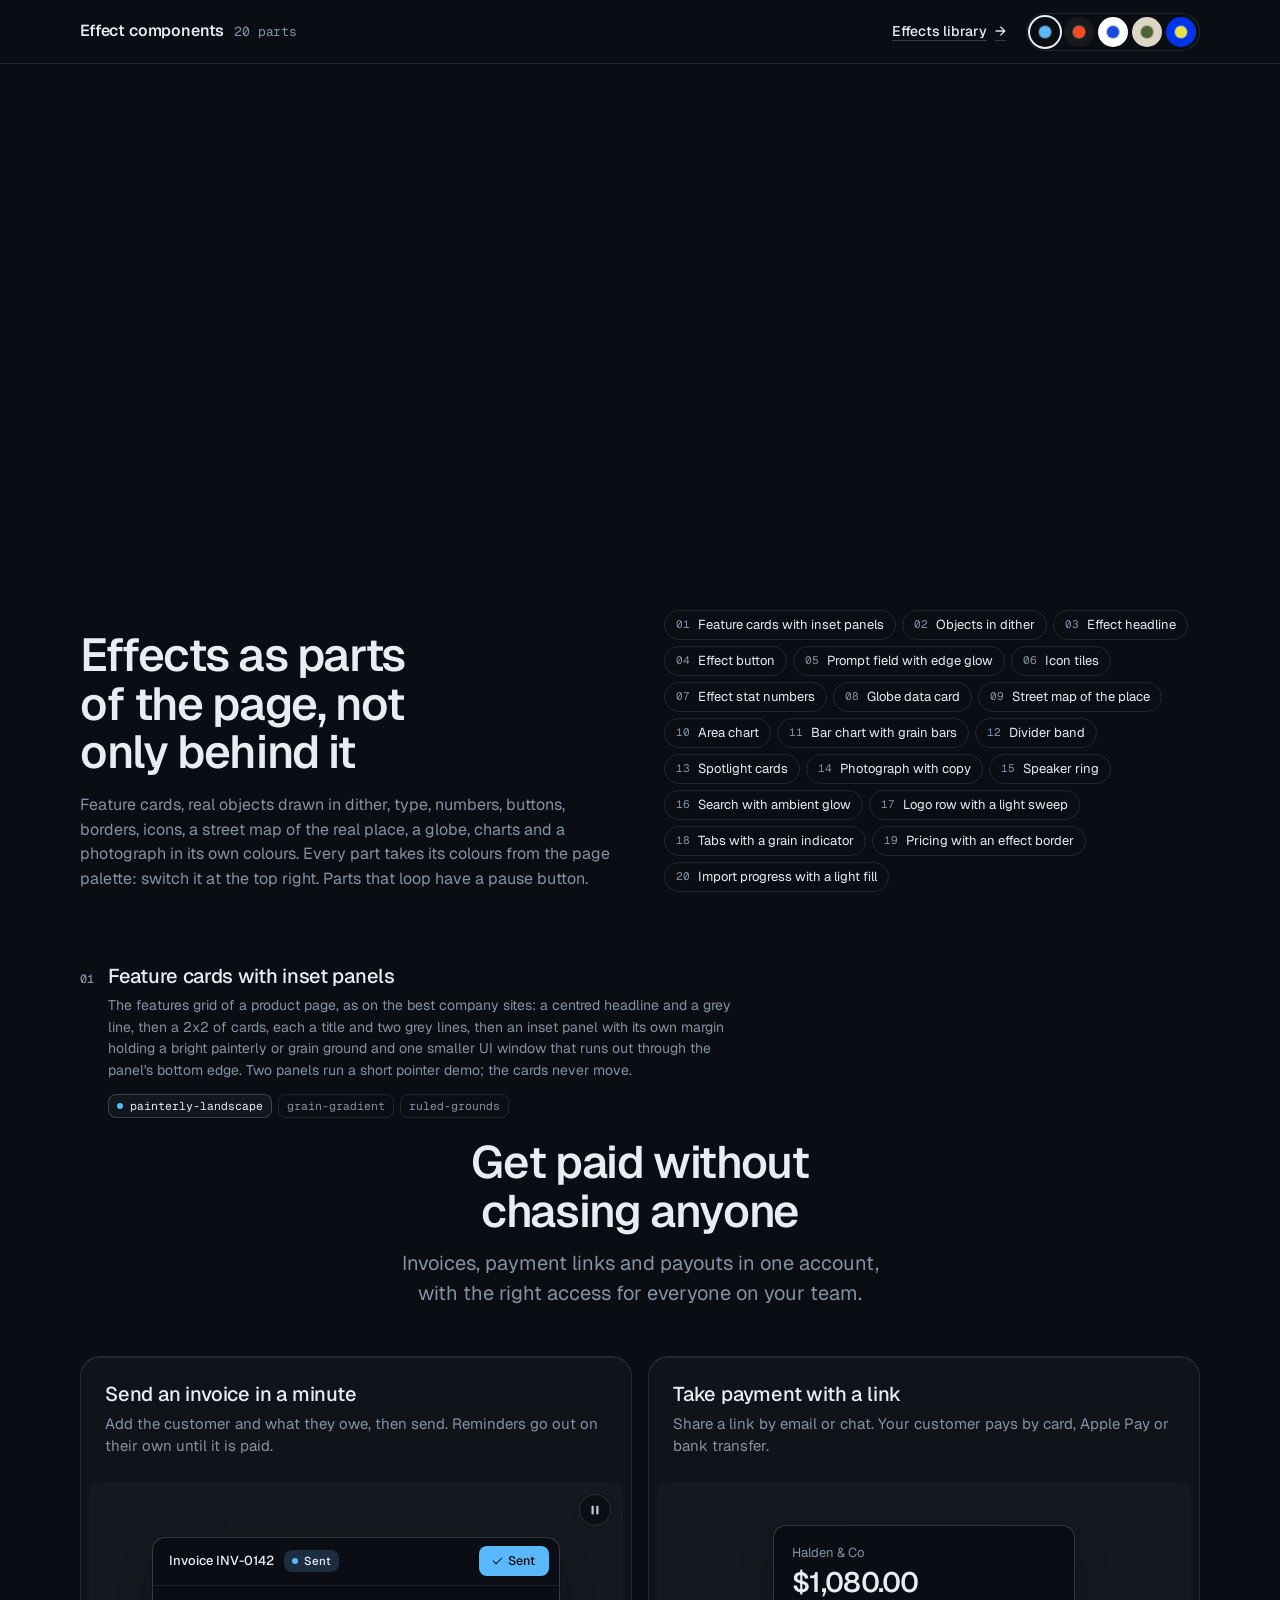
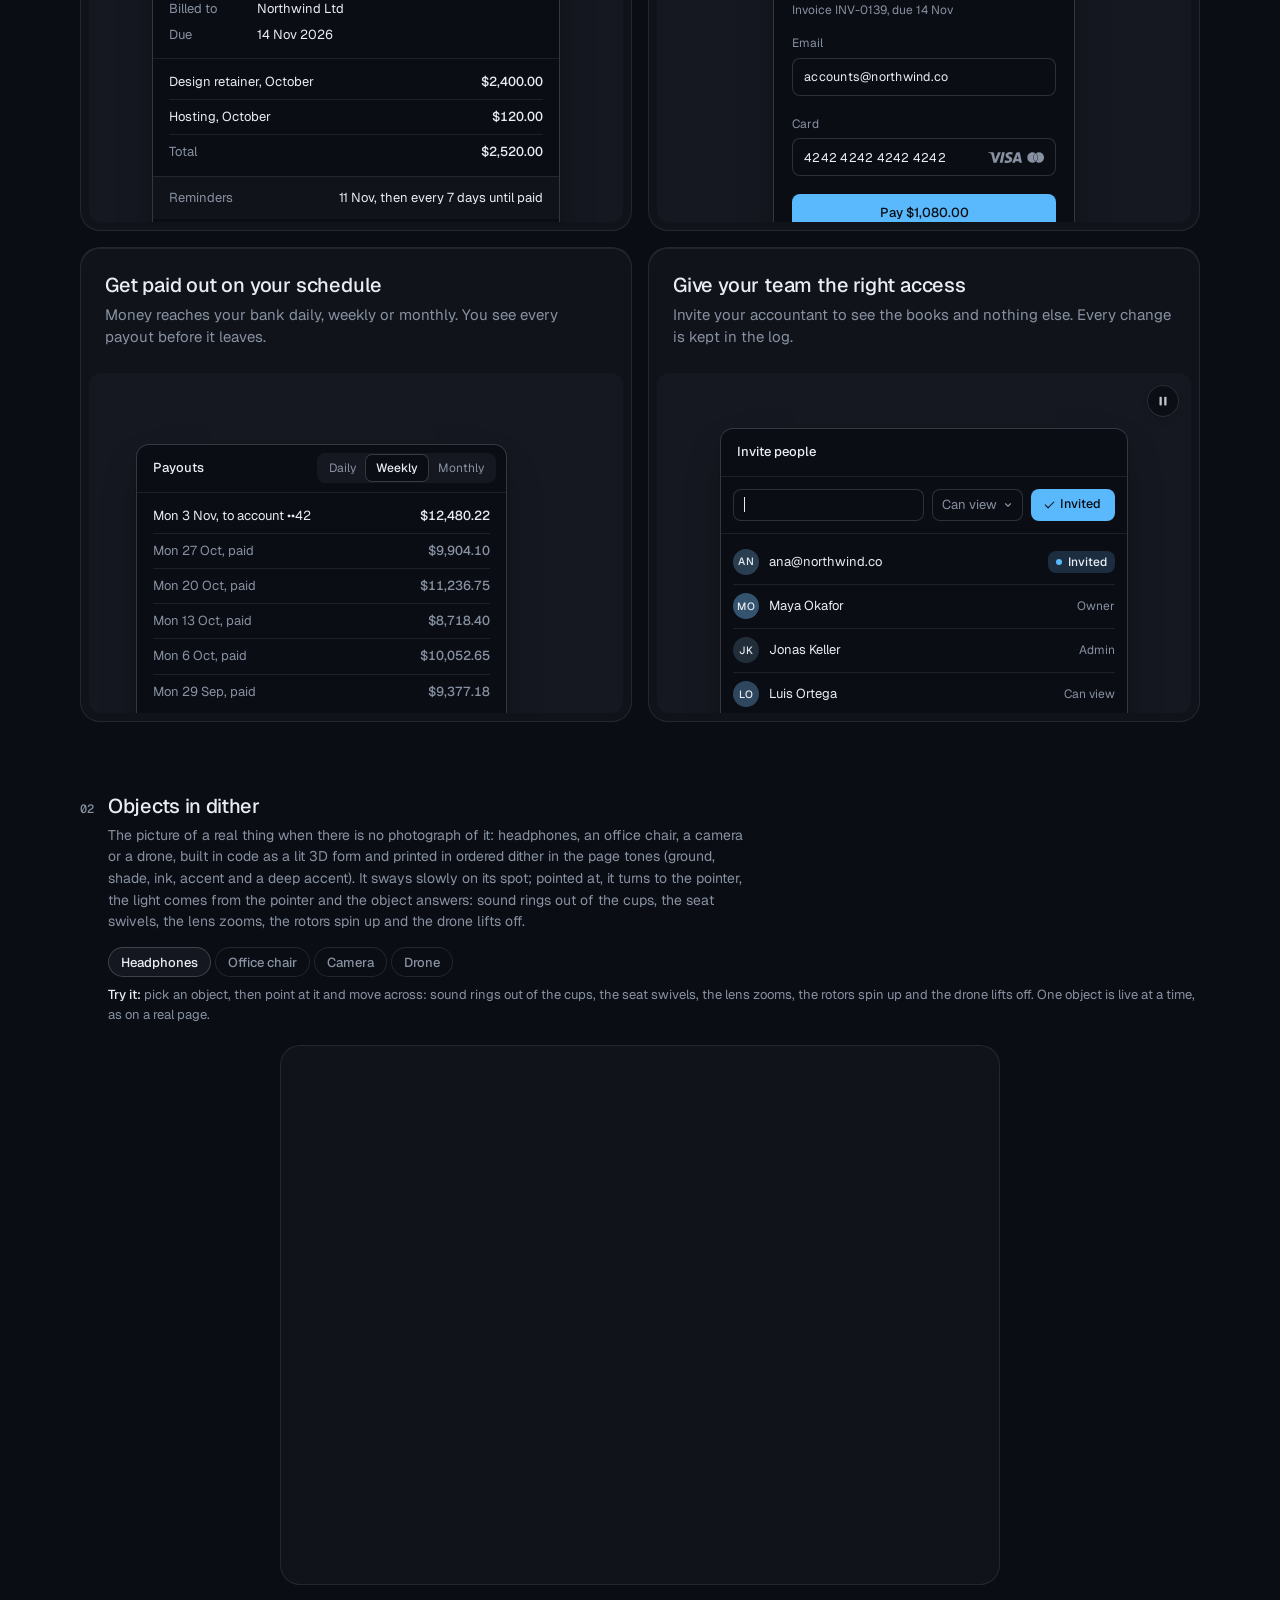
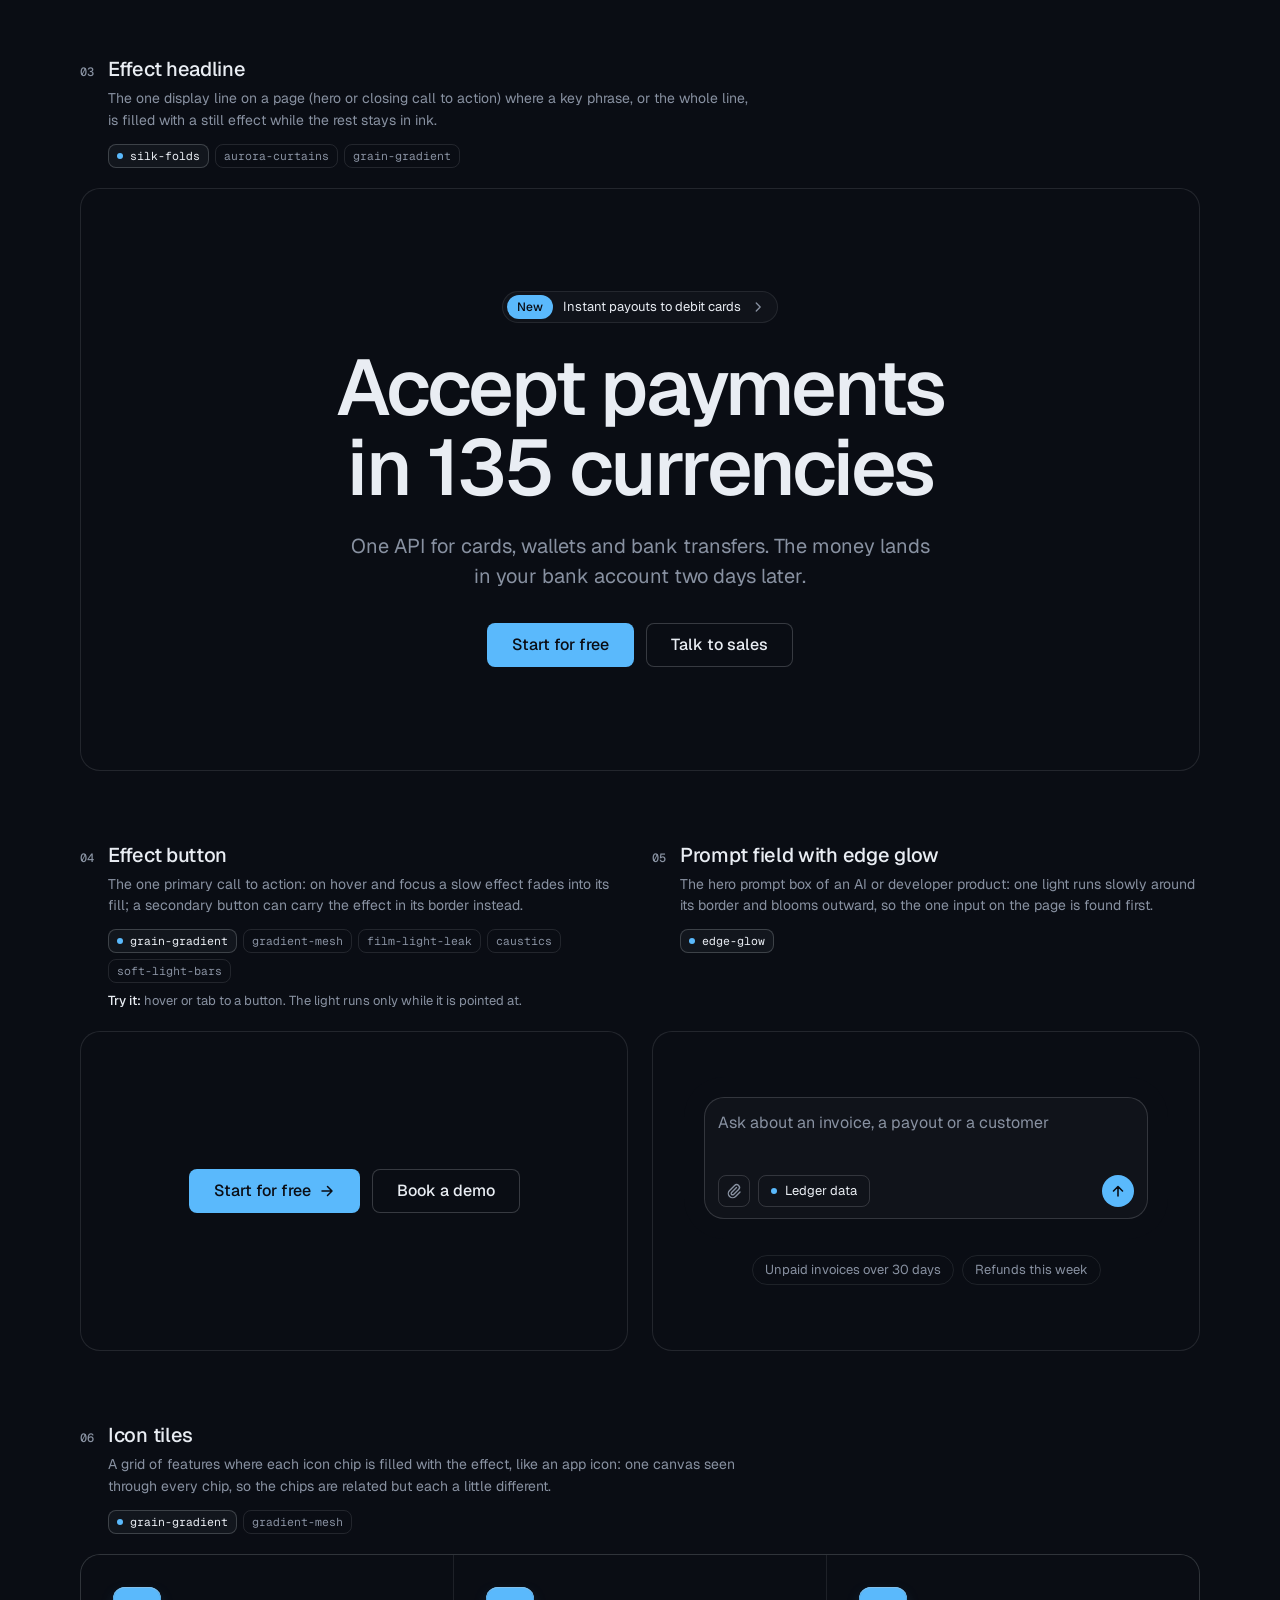
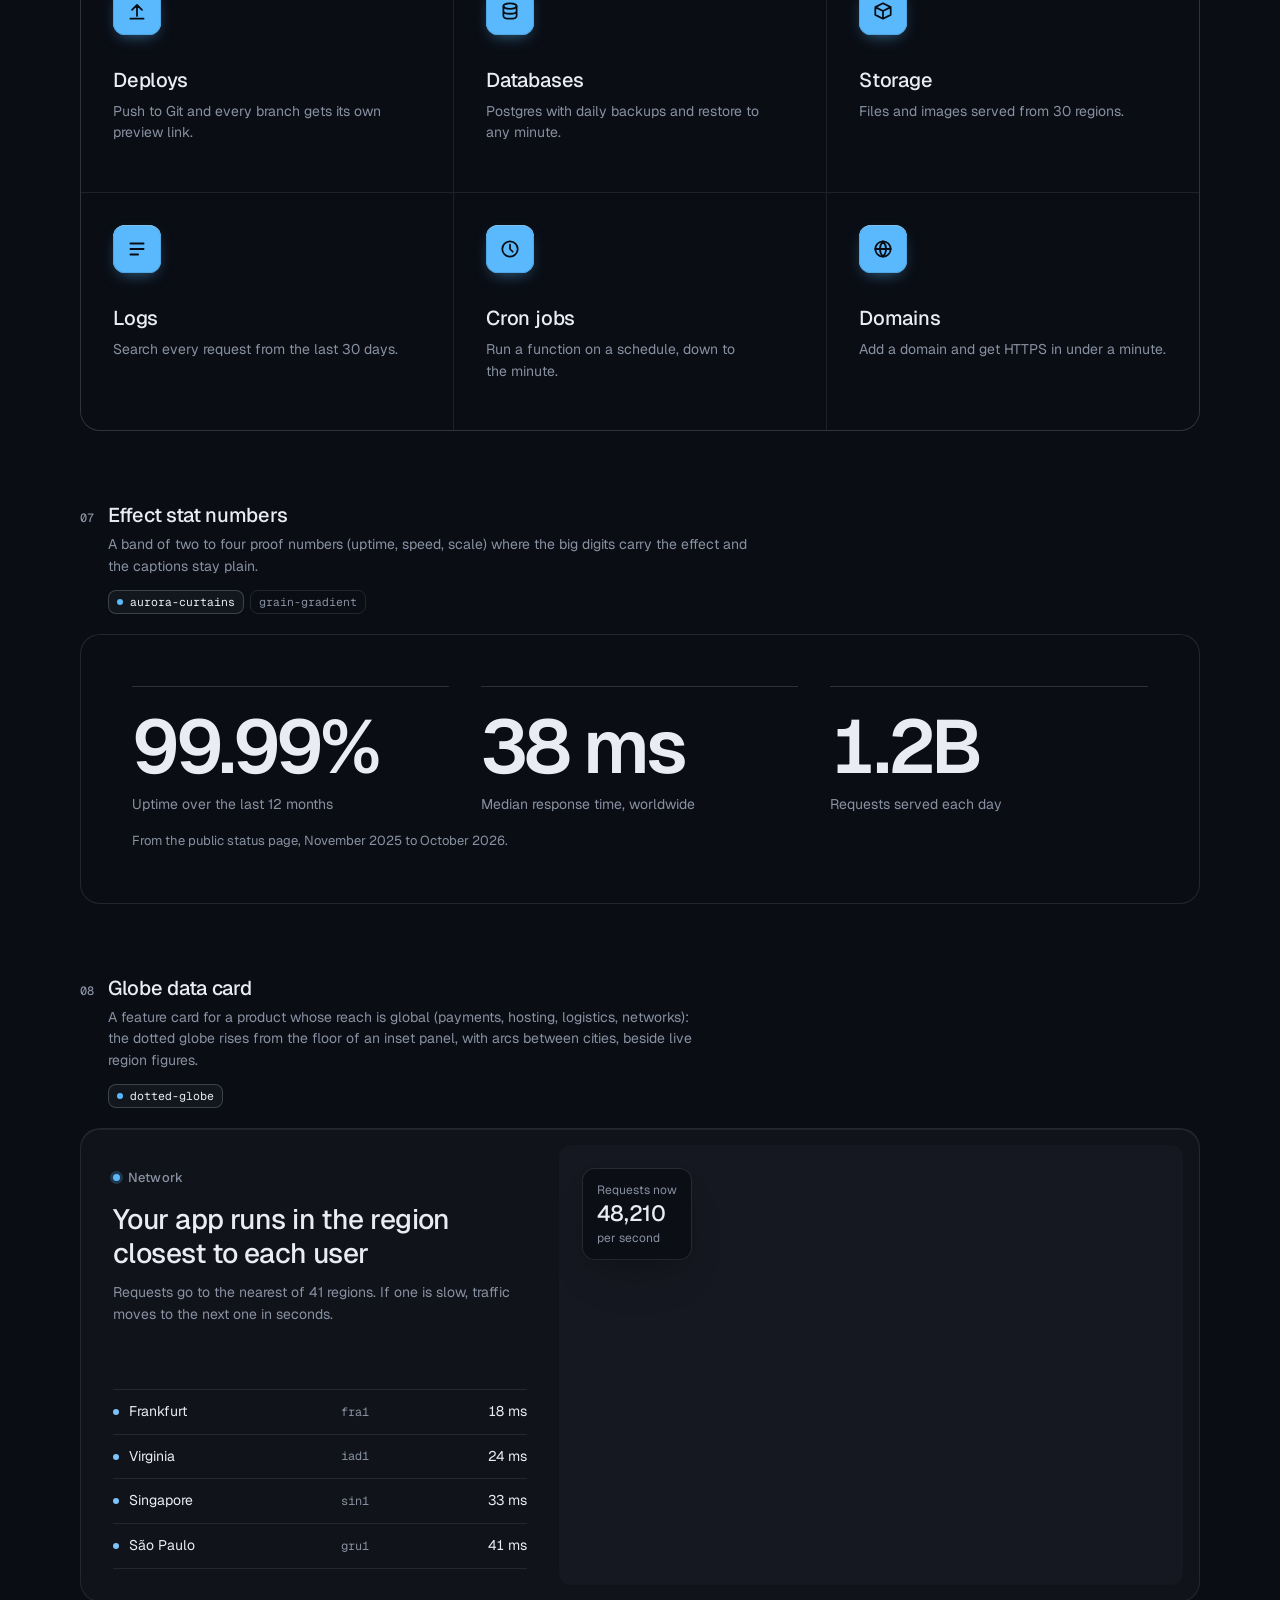
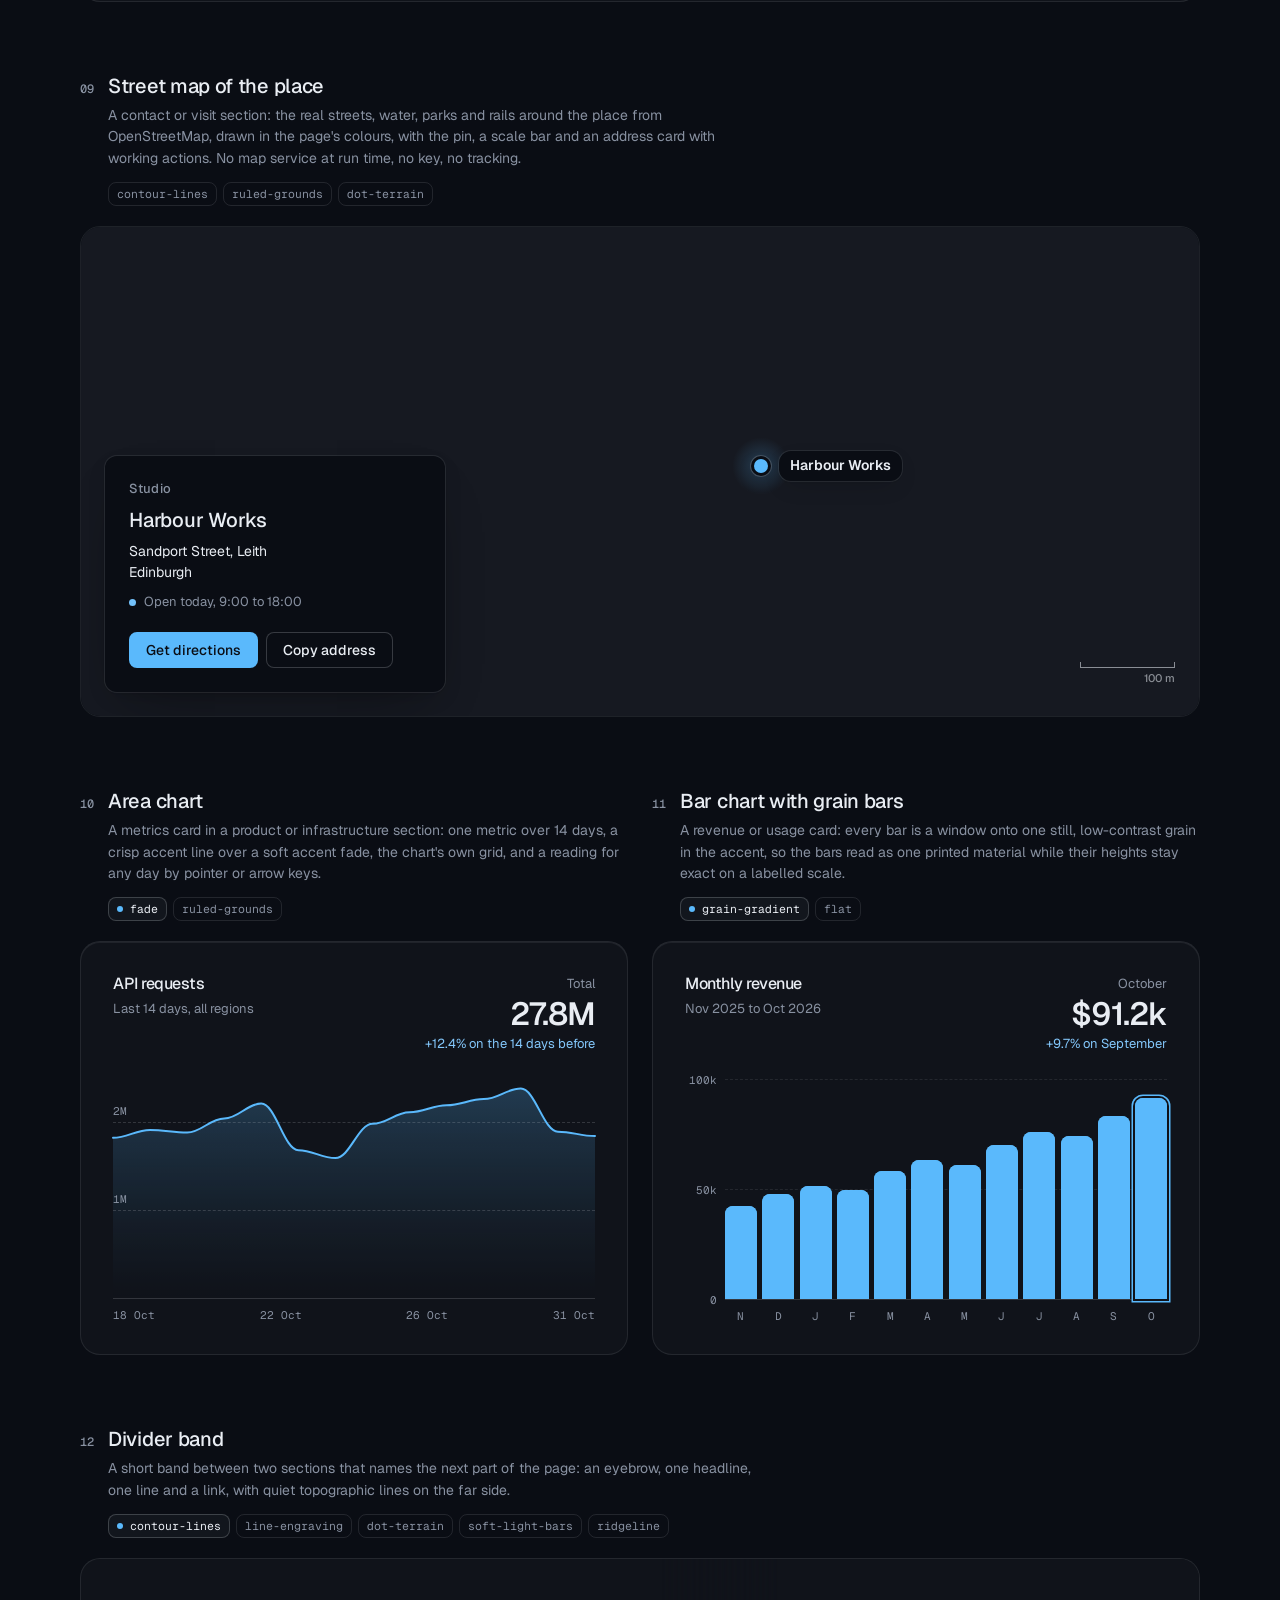
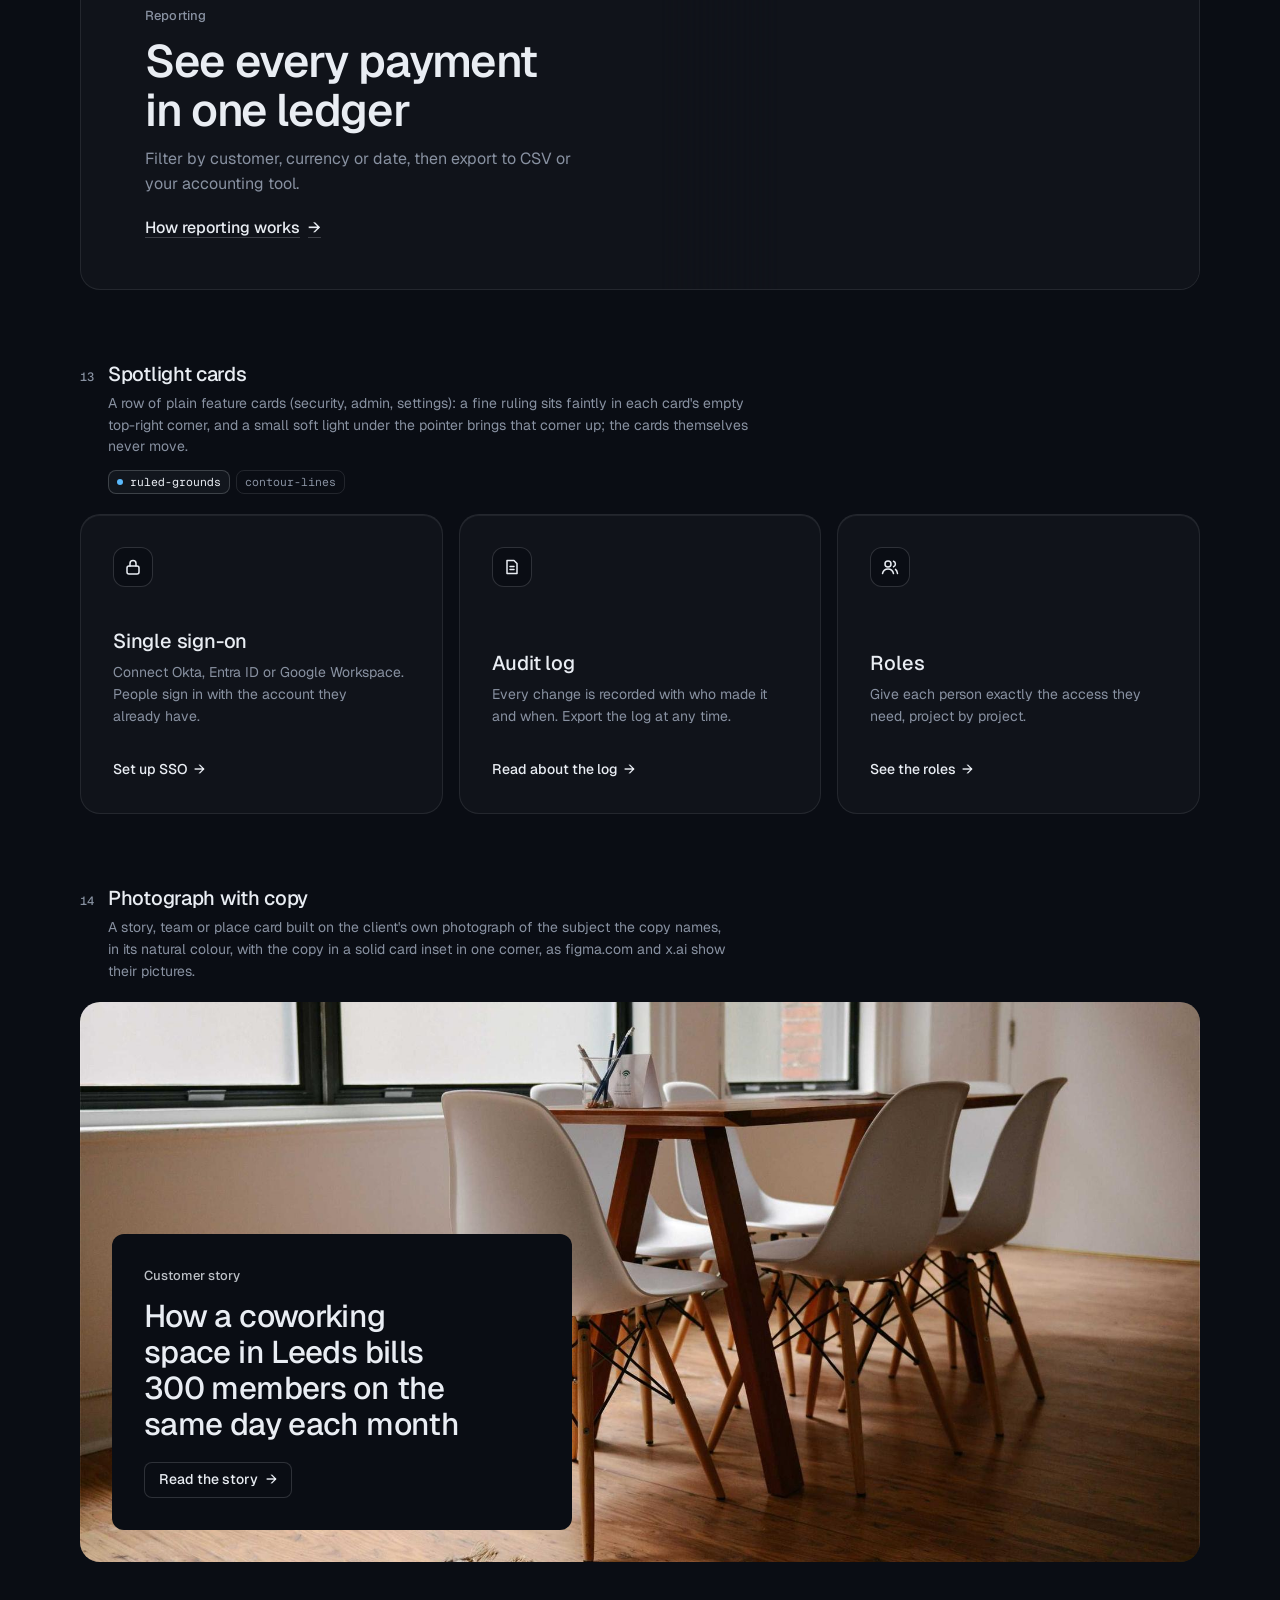
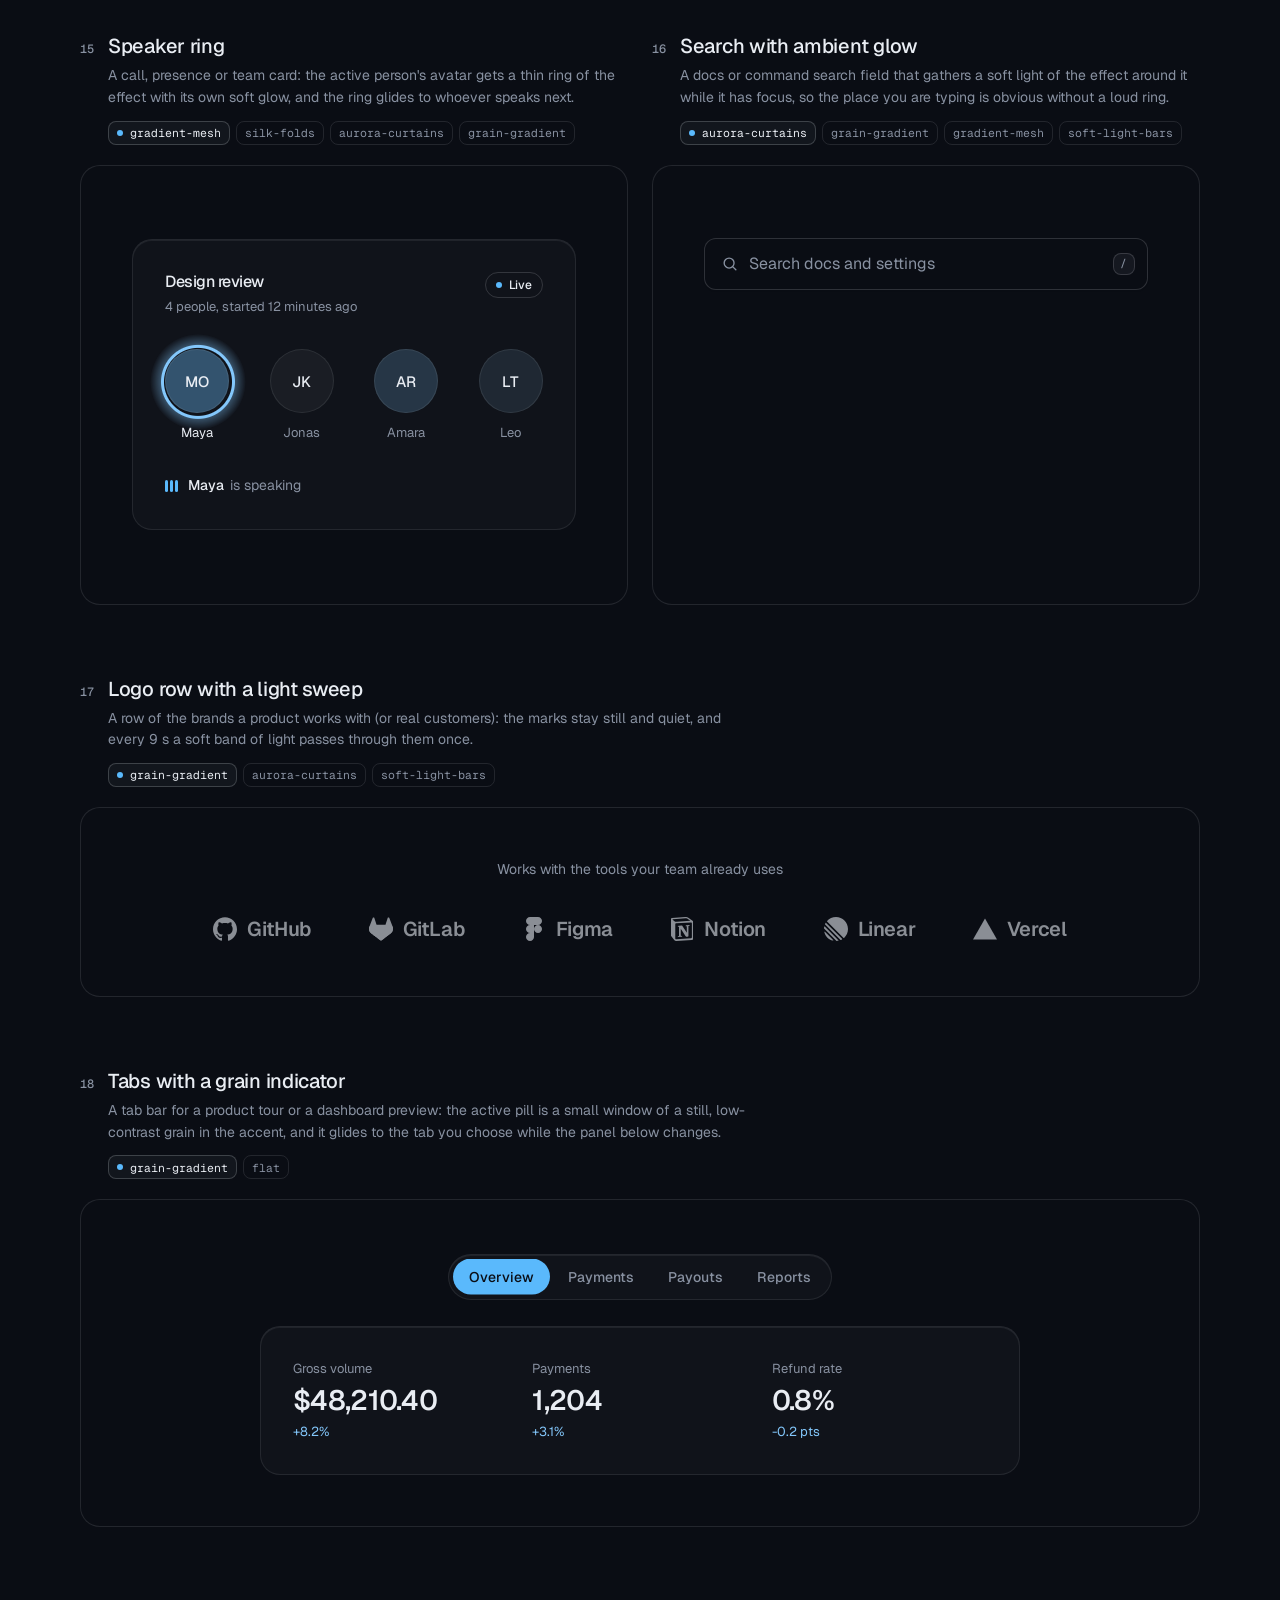
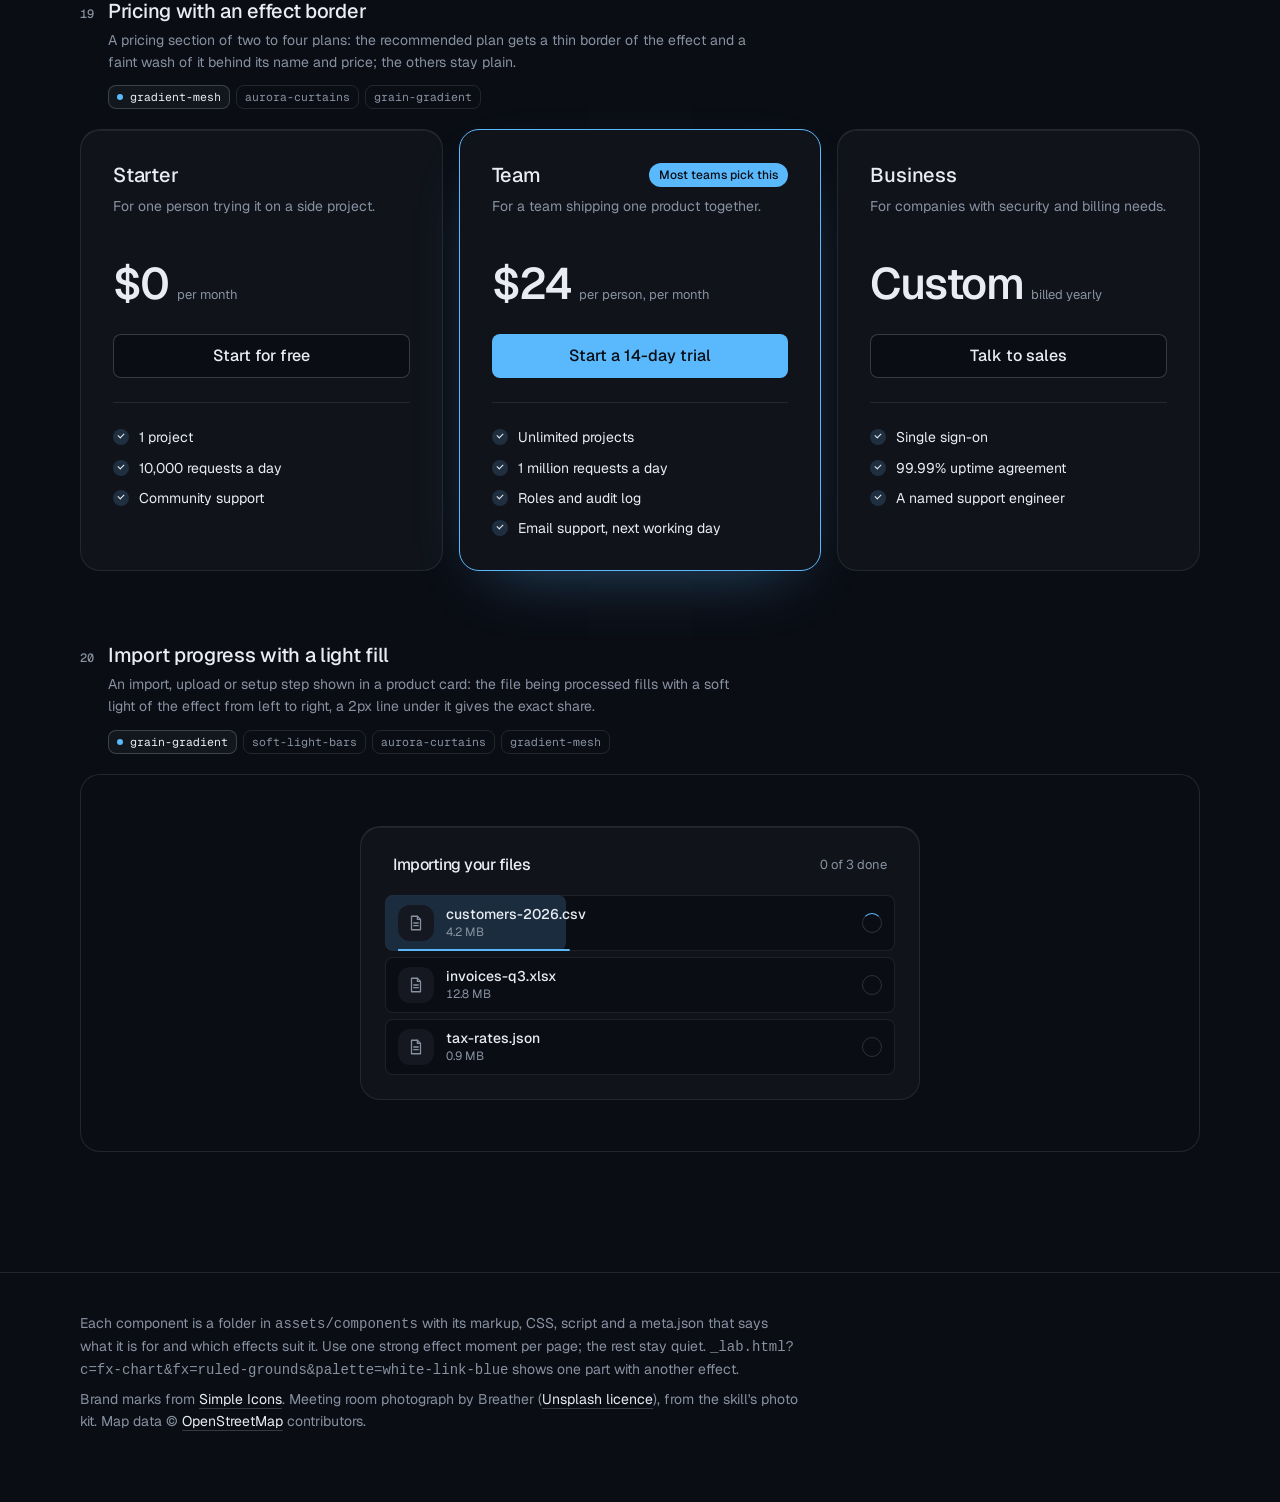
<file: .claude/skills/design-taste-frontend/assets/components/index.html>
<!doctype html>
<html lang="en" data-radius="soft">
<head>
<script>window.__tpGlMax = 16;   /* a gallery shows many live effects at once; a page of a site keeps the default 4 (fx.js) */</script>
<meta charset="utf-8">
<meta name="viewport" content="width=device-width, initial-scale=1">
<title>Effect components</title>
<link rel="preconnect" href="https://fonts.googleapis.com">
<link rel="preconnect" href="https://fonts.gstatic.com" crossorigin>
<link href="https://fonts.googleapis.com/css2?family=Geist:wght@100..900&family=Geist+Mono:wght@400..600&display=swap" rel="stylesheet">
<link rel="stylesheet" href="../system.css">
<link rel="stylesheet" href="./base.css">
<style>
  :root {
    --font-display: "Geist", system-ui, sans-serif;
    --font-text: "Geist", system-ui, sans-serif;
    --font-mono: "Geist Mono", ui-monospace, monospace;
    --display-weight: 560;
    --display-tracking: -0.03em;
    --container: 1200px;
  }
  body { min-height: 100vh; }
  .top {
    position: sticky; top: 0; z-index: 50; height: 64px; background: var(--bg);
    border-bottom: 1px solid var(--line);
  }
  .top .container { height: 100%; display: flex; align-items: center; justify-content: space-between; gap: 16px; }
  .brand { display: flex; align-items: center; gap: 10px; font-weight: 560; letter-spacing: -0.01em; }
  .brand small { font: 400 13px/1 var(--font-mono); color: var(--muted); }
  .top nav { display: flex; align-items: center; gap: 20px; }
  .top nav a.link { font-size: 14px; }
  .swatches { display: flex; gap: 4px; padding: 3px; border: 1px solid var(--line); border-radius: 999px; background: var(--bg); }
  .swatches button {
    width: 30px; height: 30px; border-radius: 999px; border: 0; padding: 0; cursor: pointer; position: relative;
    background: var(--sw-bg);
  }
  .swatches button::after {
    content: ""; position: absolute; inset: 9px; border-radius: 999px; background: var(--sw-accent);
    box-shadow: 0 0 0 1px color-mix(in oklab, var(--sw-ink) 25%, transparent);
  }
  .swatches button[aria-pressed="true"] { box-shadow: 0 0 0 2px var(--ink); }
  .swatches button:focus-visible { outline-offset: 3px; }

  .intro { padding-block: 64px 40px; display: grid; grid-template-columns: minmax(0, 6fr) minmax(0, 6fr); gap: 48px; align-items: end; }
  .intro h1 { font-size: clamp(34px, 2.2vw + 18px, 52px); line-height: 1.05; max-width: 15ch; }
  .intro p { margin-top: 16px; color: var(--muted); font-size: var(--t-body); line-height: 1.55; max-width: 52ch; }
  .index { display: flex; flex-wrap: wrap; gap: 6px; justify-content: flex-start; }
  @media (max-width: 1023px) { .intro { grid-template-columns: minmax(0, 1fr); gap: 28px; } }
  .index a {
    display: inline-flex; align-items: center; gap: 8px; height: 30px; padding: 0 11px; border-radius: 999px;
    border: 1px solid var(--line); font-size: 13px; color: var(--ink);
    transition: border-color var(--dur) var(--ease), background-color var(--dur) var(--ease);
  }
  .index a span { font-family: var(--font-mono); font-size: 11px; color: var(--muted); }
  .index a:hover { border-color: var(--line-strong); background: color-mix(in oklab, var(--ink) 4%, var(--bg)); }

  /* every part spans two rows of the list (its notes, its stage) as a subgrid, so the two parts of a
     half-width pair share one notes height and one stage height: their stages start and end level */
  .list { display: grid; grid-template-columns: repeat(2, minmax(0, 1fr)); column-gap: 24px; row-gap: 0; padding-bottom: 120px; }
  .sc { grid-column: 1 / -1; grid-row: span 2; display: grid; grid-template-rows: subgrid; row-gap: 20px; min-width: 0; scroll-margin-top: 88px; padding-top: 72px; }
  .sc:first-child { padding-top: 0; }
  .sc.is-half { grid-column: auto; }
  .sc.is-half .sc__stage:not(.is-center) { display: grid; }
  .sc__meta { display: grid; grid-template-columns: auto 1fr; column-gap: 14px; row-gap: 6px; align-items: baseline; align-content: start; }
  .sc__note { grid-column: 2; margin: 2px 0 0; font-size: 13px; color: var(--muted); }
  .sc__note::before { content: "Try it: "; color: var(--ink); font-weight: 500; }
  .sc__no { font: 500 12px/1 var(--font-mono); color: var(--muted); padding-top: 2px; }
  .sc__name { font: 500 20px/1.25 var(--font-text); letter-spacing: -0.015em; margin: 0; }
  .sc__for { grid-column: 2; color: var(--muted); font-size: 14px; line-height: 1.55; max-width: 72ch; margin: 0; }
  .sc__fx { grid-column: 2; display: flex; flex-wrap: wrap; gap: 6px; margin-top: 6px; }
  .sc__fx li {
    font: 400 11.5px/1 var(--font-mono); color: var(--muted); height: 24px; display: inline-flex; align-items: center;
    padding: 0 8px; border-radius: var(--r-sm); border: 1px solid var(--line);
  }
  .sc__fx li.is-on { color: var(--ink); border-color: var(--line-strong); background: color-mix(in oklab, var(--ink) 5%, var(--bg)); }
  .sc__fx li.is-on::before { content: ""; width: 6px; height: 6px; border-radius: 99px; background: var(--accent); margin-right: 7px; }
  .sc__stage {
    position: relative; min-width: 0; border: 1px solid var(--line); border-radius: var(--r-lg);
    padding: clamp(20px, 4vw, 56px); background: var(--bg);
  }
  .sc__stage.is-tall { padding-block: clamp(56px, 8vw, 120px); }
  .sc__stage.is-flush { padding: 0; border: 0; }
  .sc__stage.is-center { display: grid; place-items: center; min-height: 320px; }
  /* one object, at a size a page would give it */
  #fx-dither-object .sc__stage { display: grid; justify-items: center; }
  #fx-dither-object .cx-obj { width: min(100%, 720px); }
  .sc__pick { grid-column: 2; display: flex; flex-wrap: wrap; gap: 4px; margin-top: 8px; }
  .sc__pick button {
    height: 30px; padding: 0 12px; border-radius: 999px; border: 1px solid var(--line); background: var(--bg);
    font: 500 13px/1 var(--font-text); color: var(--muted); cursor: pointer;
  }
  .sc__pick button:hover { color: var(--ink); border-color: var(--line-strong); }
  .sc__pick button[aria-pressed="true"] { color: var(--ink); border-color: var(--line-strong); background: color-mix(in oklab, var(--ink) 6%, var(--bg)); }
  /* the search list opens below its field: leave it room inside the frame */
  #fx-search .sc__stage { min-height: 440px; place-items: start center; padding-top: 72px; }
  .sc__stage:empty::after { content: "Loading"; color: var(--muted); font-size: 13px; }

  .foot { border-top: 1px solid var(--line); padding: 40px 0 64px; color: var(--muted); font-size: 14px; }
  .foot p { max-width: 80ch; margin: 0 0 8px; }
  .foot a { color: var(--ink); text-decoration: underline; text-decoration-color: var(--line-strong); text-underline-offset: 4px; }

  @media (max-width: 899px) {
    .list { grid-template-columns: minmax(0, 1fr); }
    .sc.is-half { grid-column: 1 / -1; }
    .top nav a.link { display: none; }
  }
  @media (max-width: 639px) {
    .intro { padding-block: 48px 32px; }
    .sc { padding-top: 48px; }
    .sc__meta { grid-template-columns: 1fr; }
    .sc__no { display: none; }
    .sc__for, .sc__fx, .sc__note, .sc__pick { grid-column: 1; }
    .sc__stage.is-center { min-height: 240px; }
    .brand small { display: none; }
  }
</style>
</head>
<body>
<header class="top">
  <div class="container">
    <div class="brand">Effect components <small id="count"></small></div>
    <nav aria-label="Palette and links">
      <a class="link" href="../effects/gallery.html">Effects library</a>
      <div class="swatches" id="swatches" role="group" aria-label="Page palette"></div>
    </nav>
  </div>
</header>

<main>
  <section class="intro container">
    <div>
      <h1>Effects as parts of the page, not only behind it</h1>
      <p id="lede">Feature cards, real objects drawn in dither, type, numbers, buttons, borders, icons, a street map of the real place, a globe, charts and a photograph in its own colours. Every part takes its colours from the page palette: switch it at the top right. Parts that loop have a pause button.</p>
    </div>
    <nav class="index" id="index" aria-label="Components"></nav>
  </section>
  <div class="container list" id="list"></div>
</main>

<footer class="foot">
  <div class="container">
    <p>Each component is a folder in <code>assets/components</code> with its markup, CSS, script and a meta.json that says what it is for and which effects suit it. Use one strong effect moment per page; the rest stay quiet. <code>_lab.html?c=fx-chart&amp;fx=ruled-grounds&amp;palette=white-link-blue</code> shows one part with another effect.</p>
    <p>Brand marks from <a href="https://simpleicons.org/">Simple Icons</a>. Meeting room photograph by Breather (<a href="https://unsplash.com/photos/DEdM9Vs6s8w">Unsplash licence</a>), from the skill's photo kit. Map data © <a href="https://www.openstreetmap.org/copyright">OpenStreetMap</a> contributors.</p>
  </div>
</footer>

<script type="module">
  import fx from '../effects/fx.js';

  // component id, layout and stage style, in page order
  const COMPONENTS = [
    { id: 'fx-feature-card', stage: 'is-flush' },
    { id: 'fx-dither-object', stage: 'is-flush', note: 'pick an object, then point at it and move across: sound rings out of the cups, the seat swivels, the lens zooms, the rotors spin up and the drone lifts off. One object is live at a time, as on a real page.' },
    { id: 'fx-headline', stage: 'is-tall' },
    { id: 'fx-button', half: true, stage: 'is-center', note: 'hover or tab to a button. The light runs only while it is pointed at.' },
    { id: 'fx-prompt', half: true, stage: 'is-center' },
    { id: 'fx-icon-tiles', stage: 'is-flush' },
    { id: 'fx-stat' },
    { id: 'fx-globe', stage: 'is-flush' },
    { id: 'fx-map', stage: 'is-flush' },
    { id: 'fx-chart', half: true, stage: 'is-flush' },
    { id: 'fx-bars', half: true, stage: 'is-flush' },
    { id: 'fx-band', stage: 'is-flush' },
    { id: 'fx-spotlight', stage: 'is-flush' },
    { id: 'fx-photo', stage: 'is-flush' },
    { id: 'fx-avatar', half: true, stage: 'is-center' },
    { id: 'fx-search', half: true, stage: 'is-center' },
    { id: 'fx-logos' },
    { id: 'fx-tabs' },
    { id: 'fx-pricing', stage: 'is-flush' },
    { id: 'fx-progress', stage: 'is-center' },
  ];

  const PALETTES = [
    { id: 'blue-black-cornflower', name: 'Night, cornflower', bg: '#0a0d14', surface: '#131824', ink: '#e9edf3', muted: '#8891a1', accent: '#5ab9fc', accentInk: '#0a0d14' },
    { id: 'graphite-safety-orange', name: 'Graphite, orange', bg: '#18191b', surface: '#222427', ink: '#eff0f1', muted: '#9c9ea3', accent: '#ff4a1f', accentInk: '#18191b' },
    { id: 'white-link-blue', name: 'White, blue', bg: '#ffffff', surface: '#f4f4f4', ink: '#111111', muted: '#6b6b6b', accent: '#1a4be0', accentInk: '#ffffff' },
    { id: 'moss-sand', name: 'Sand, moss', bg: '#ddd6c6', surface: '#d2cab8', ink: '#2a2a26', muted: '#59574e', accent: '#4f6238', accentInk: '#ffffff' },
    { id: 'cobalt-field', name: 'Cobalt field', bg: '#0034eb', surface: '#002fd6', ink: '#ffffff', muted: '#dfe4f2', accent: '#e9e34a', accentInk: '#111111' },
  ];

  const q = new URLSearchParams(location.search);
  if (q.has('time')) fx.setClock(+q.get('time'));
  if (q.has('fallback')) fx.config.forceFallback = true;
  const only = q.get('only') ? q.get('only').split(',') : null;
  const list = document.getElementById('list');
  const index = document.getElementById('index');
  const swatches = document.getElementById('swatches');

  /*
    The budget: a laptop's integrated GPU shares its memory with everything else, so this page never
    holds more than 4 live WebGL contexts. A part is started when it comes near the viewport and
    destroyed when it leaves it; still parts draw once and free their context; fx.js frees any idle
    off-screen context past 4. liveGL() counts the contexts that are open right now.
  */
  fx.config.maxLive = 4;
  const contexts = new Set();
  let peakGL = 0;
  const getContext = HTMLCanvasElement.prototype.getContext;
  HTMLCanvasElement.prototype.getContext = function (type, ...rest) {
    const c = getContext.call(this, type, ...rest);
    if (c && /webgl/i.test(type) && !contexts.has(c)) { contexts.add(c); peakGL = Math.max(peakGL, liveGL()); }
    return c;
  };
  function liveGL() {
    for (const c of contexts) if (c.isContextLost()) contexts.delete(c);
    return contexts.size;
  }

  // the dither object: one live at a time, switched here (a real page shows one object)
  const OBJECTS = {
    headphones: ['Headphones', 'Over-ear, wireless'],
    chair: ['Office chair', 'Swivel seat on five castors'],
    camera: ['Camera', 'Mirrorless, with a zoom lens'],
    drone: ['Drone', 'Four rotors and a camera'],
  };
  let object = OBJECTS[q.get('object')] ? q.get('object') : 'headphones';
  // print (ordered dither, the default) or studio (a smooth shaded render: no picker until it is anti-aliased; ?render=studio)
  let render = q.get('render') === 'studio' ? 'studio' : 'print';

  function applyPalette(p) {
    const c = fx.color;
    const action = c.contrast(p.accent, p.bg) >= 2.2 ? p.accent : p.ink;
    const actionInk = action === p.accent ? p.accentInk : p.bg;
    const s = document.documentElement.style;
    const set = (k, v) => s.setProperty(k, v);
    set('--p-bg', p.bg); set('--p-surface', p.surface); set('--p-ink', p.ink); set('--p-muted', p.muted);
    set('--p-accent', p.accent); set('--p-accent-ink', p.accentInk); set('--p-action', action); set('--p-action-ink', actionInk);
    document.documentElement.style.colorScheme = c.isDark(p.bg) ? 'dark' : 'light';
    for (const b of swatches.children) b.setAttribute('aria-pressed', String(b.dataset.id === p.id));
  }

  async function load(entry) {
    const base = `./${entry.id}/`;
    const [meta, html, mod] = await Promise.all([
      fetch(base + 'meta.json').then(r => (r.ok ? r.json() : null)),
      fetch(base + 'component.html').then(r => (r.ok ? r.text() : null)),
      import(base + 'component.js').catch(err => { console.warn(entry.id, err); return null; }),
    ]).catch(() => [null, null, null]);
    if (!meta || !html || !mod) return null;
    const link = document.createElement('link');
    link.rel = 'stylesheet';
    link.href = base + 'component.css';
    document.head.append(link);
    await new Promise(r => { link.onload = link.onerror = r; });
    return { ...entry, meta, html, mod };
  }

  function section(e, n) {
    const s = document.createElement('section');
    s.className = 'sc' + (e.half ? ' is-half' : '');
    s.id = e.id;
    const fxList = (e.meta.effects || []).map(id => `<li class="${id === e.meta.default ? 'is-on' : ''}">${id}</li>`).join('');
    const pick = e.id === 'fx-dither-object'
      ? `<div class="sc__pick" role="group" aria-label="Object">${Object.keys(OBJECTS).map(k => `<button type="button" data-object="${k}" aria-pressed="${k === object}">${OBJECTS[k][0]}</button>`).join('')}</div>`
      : '';
    s.innerHTML = `
      <div class="sc__meta">
        <span class="sc__no">${String(n).padStart(2, '0')}</span>
        <h2 class="sc__name">${e.meta.name}</h2>
        <p class="sc__for">${e.meta.for}</p>
        ${fxList ? `<ul class="sc__fx" aria-label="Effects that suit it">${fxList}</ul>` : ''}
        ${pick}
        ${e.note ? `<p class="sc__note">${e.note}</p>` : ''}
      </div>
      <div class="sc__stage ${e.stage || ''}"></div>`;
    return s;
  }

  // the markup is placed at once (the page keeps its full height); the scripts run only near the viewport
  function markup(e) {
    const stage = e.section.querySelector('.sc__stage');
    stage.innerHTML = e.html;
    if (e.id === 'fx-dither-object') {
      const fig = stage.querySelector('.cx-obj');
      fig.dataset.cxObject = object;
      if (render === 'studio') fig.dataset.cxRender = 'studio'; else delete fig.dataset.cxRender;
      fig.querySelector('.cx-obj__stage').removeAttribute('aria-label');
    }
    return stage;
  }
  function start(e) {
    if (e.ctrl) return;
    const stage = markup(e);
    try { e.ctrl = e.mod.default(stage.firstElementChild || stage) || { destroy() {} }; } catch (err) { console.error(e.id, err); e.ctrl = { destroy() {} }; }
  }
  function stop(e) {
    if (!e.ctrl) return;
    try { e.ctrl.destroy?.(); } catch (err) { console.warn(e.id, err); }
    fx.unmountAll(e.section);
    e.ctrl = null;
  }

  function setPalette(p, entries) {
    entries.forEach(stop);
    applyPalette(p);
    try { localStorage.setItem('cx-palette', p.id); } catch (_) {}
    requestAnimationFrame(() => entries.forEach(e => (e.near ? start(e) : markup(e))));
  }

  let saved = null;
  try { saved = localStorage.getItem('cx-palette'); } catch (_) {}
  const first = PALETTES.find(p => p.id === q.get('palette')) || PALETTES.find(p => p.id === saved) || PALETTES[0];
  for (const p of PALETTES) {
    const b = document.createElement('button');
    b.type = 'button';
    b.dataset.id = p.id;
    b.title = p.name;
    b.setAttribute('aria-label', p.name);
    b.style.setProperty('--sw-bg', p.bg);
    b.style.setProperty('--sw-accent', p.accent);
    b.style.setProperty('--sw-ink', p.ink);
    swatches.append(b);
  }
  applyPalette(first);

  const wanted = COMPONENTS.filter(c => !only || only.includes(c.id));
  const entries = (await Promise.all(wanted.map(load))).filter(Boolean);
  document.getElementById('count').textContent = `${entries.length} parts`;
  entries.forEach((e, i) => {
    e.section = section(e, i + 1);
    list.append(e.section);
    markup(e);
    const a = document.createElement('a');
    a.href = '#' + e.id;
    a.innerHTML = `<span>${String(i + 1).padStart(2, '0')}</span>${e.meta.name}`;
    index.append(a);
  });
  await document.fonts.ready;
  const near = new IntersectionObserver(seen => {
    for (const en of seen) {
      const e = entries.find(x => x.section === en.target);
      if (!e) continue;
      e.near = en.isIntersecting;
      if (e.near) start(e); else stop(e);
    }
  }, { rootMargin: '10% 0px' });
  entries.forEach(e => near.observe(e.section));
  setTimeout(() => { document.documentElement.dataset.ready = '1'; }, 1500);

  swatches.addEventListener('click', ev => {
    const b = ev.target.closest('button');
    if (!b) return;
    const p = PALETTES.find(x => x.id === b.dataset.id);
    if (p) setPalette(p, entries);
  });
  list.addEventListener('click', ev => {
    const b = ev.target.closest('[data-object], [data-render]');
    if (!b || !(OBJECTS[b.dataset.object] || b.dataset.render)) return;
    if (b.dataset.render) render = b.dataset.render; else object = b.dataset.object;
    b.parentElement.querySelectorAll('button').forEach(x => x.setAttribute('aria-pressed', String(x === b)));
    const e = entries.find(x => x.id === 'fx-dither-object');
    stop(e);
    if (e.near) start(e); else markup(e);
  });
  window.__cx = {
    entries,
    setPalette: id => setPalette(PALETTES.find(p => p.id === id), entries),
    setObject: k => list.querySelector(`[data-object="${k}"]`)?.click(),
    gl: () => ({ live: liveGL(), peak: peakGL, started: entries.filter(e => e.ctrl).map(e => e.id) }),
  };
</script>

</body>
</html>
</file>
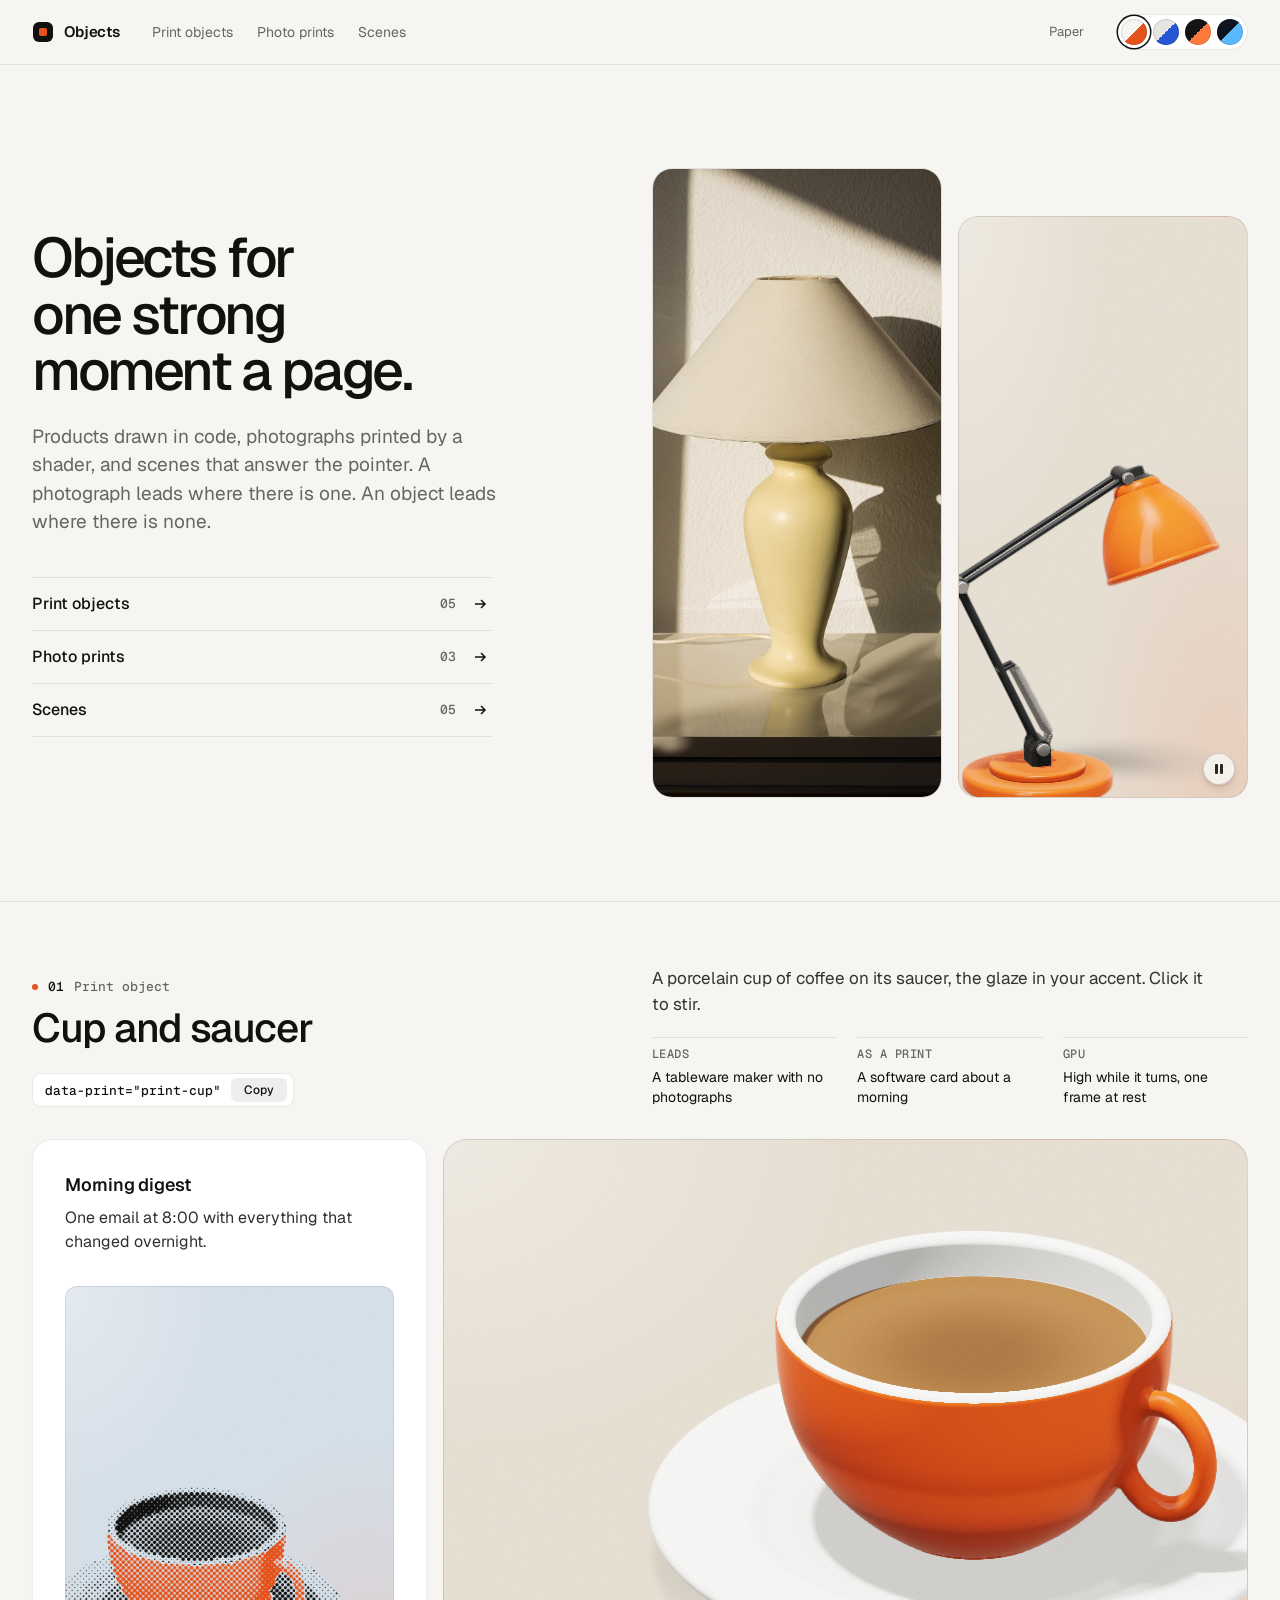
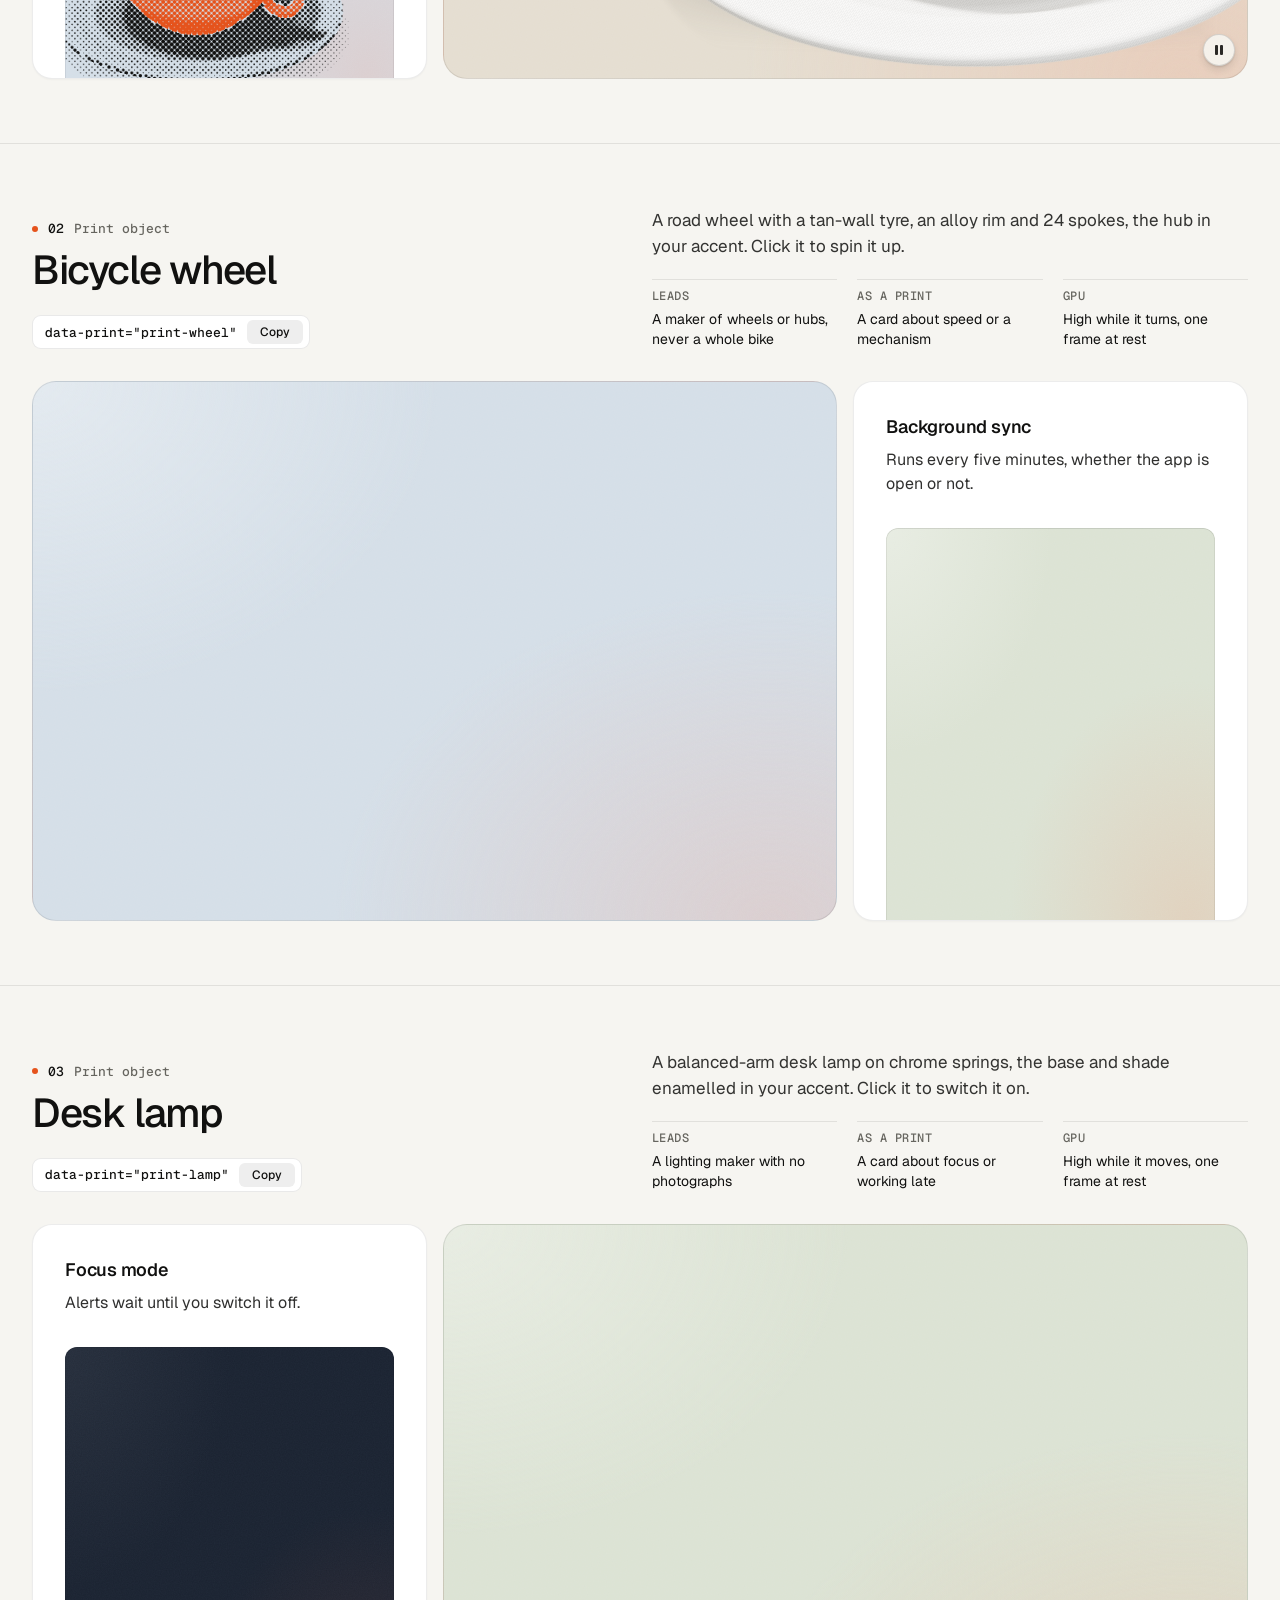
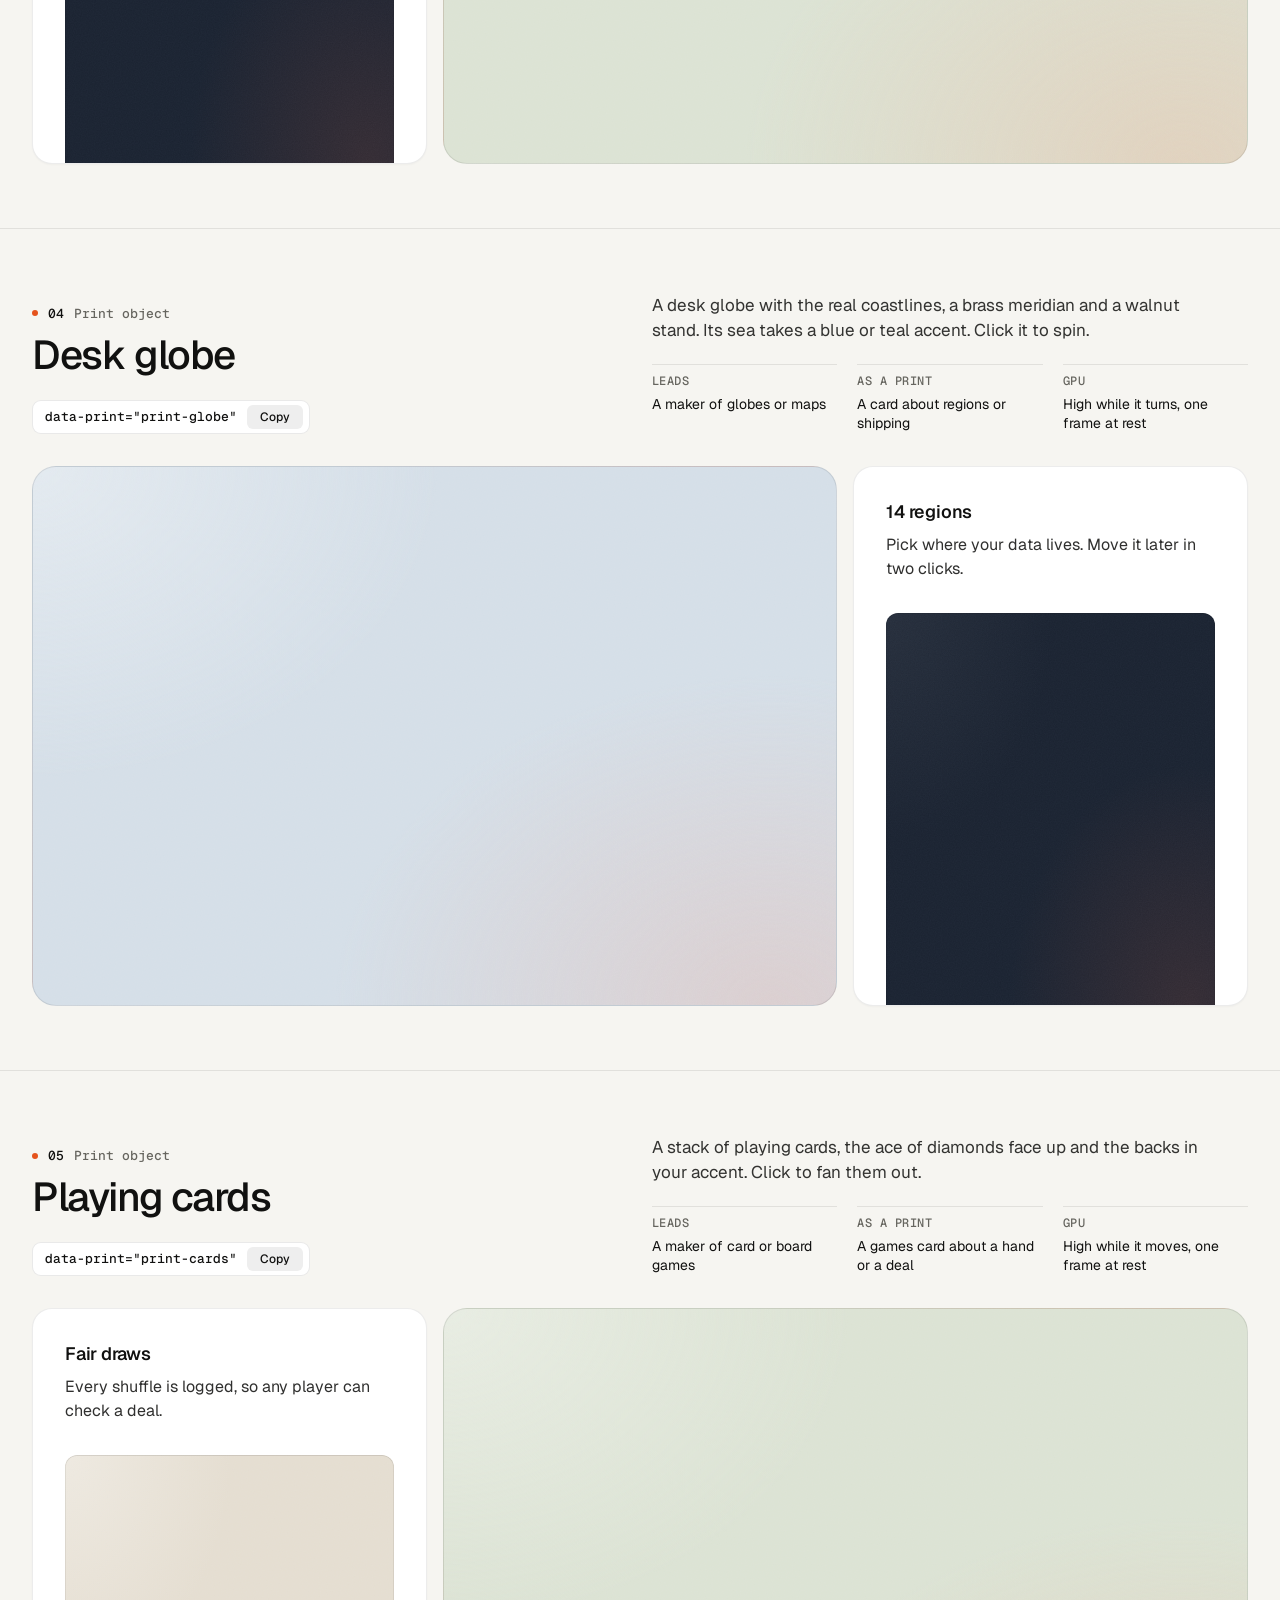
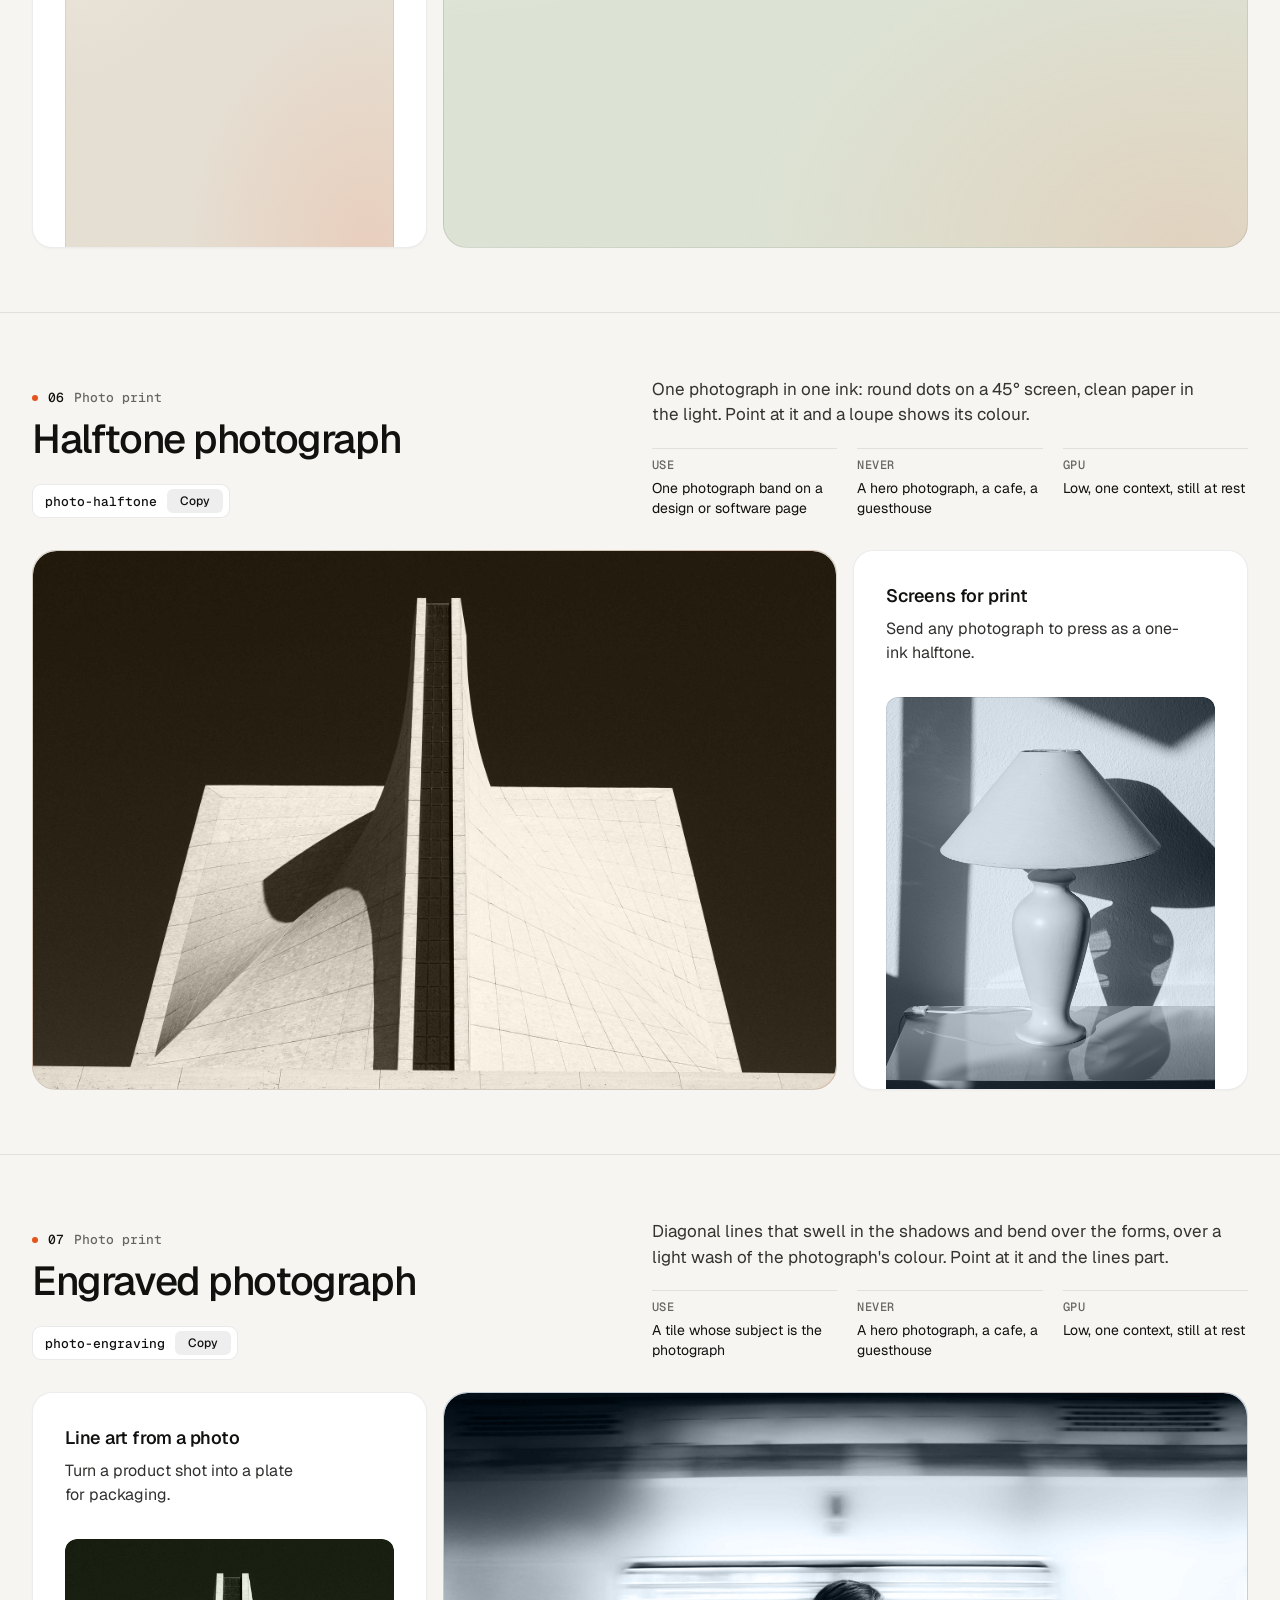
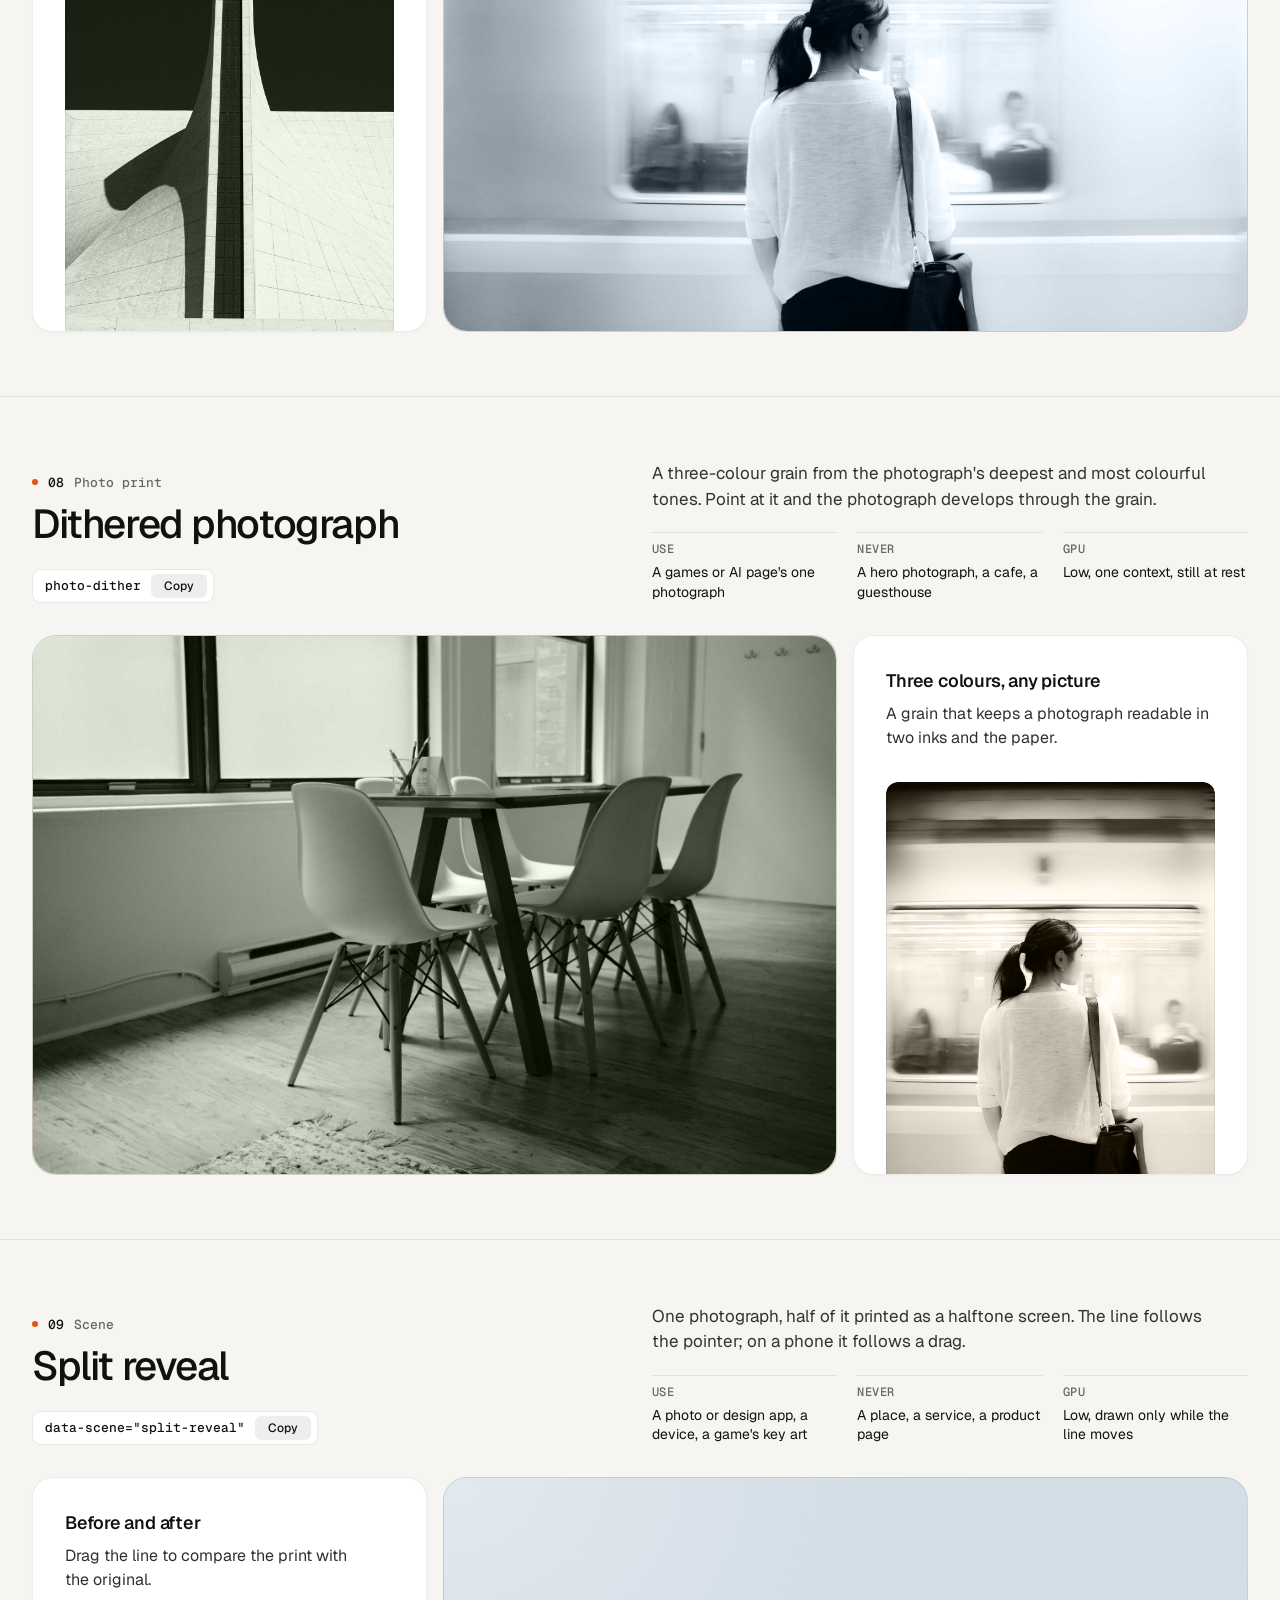
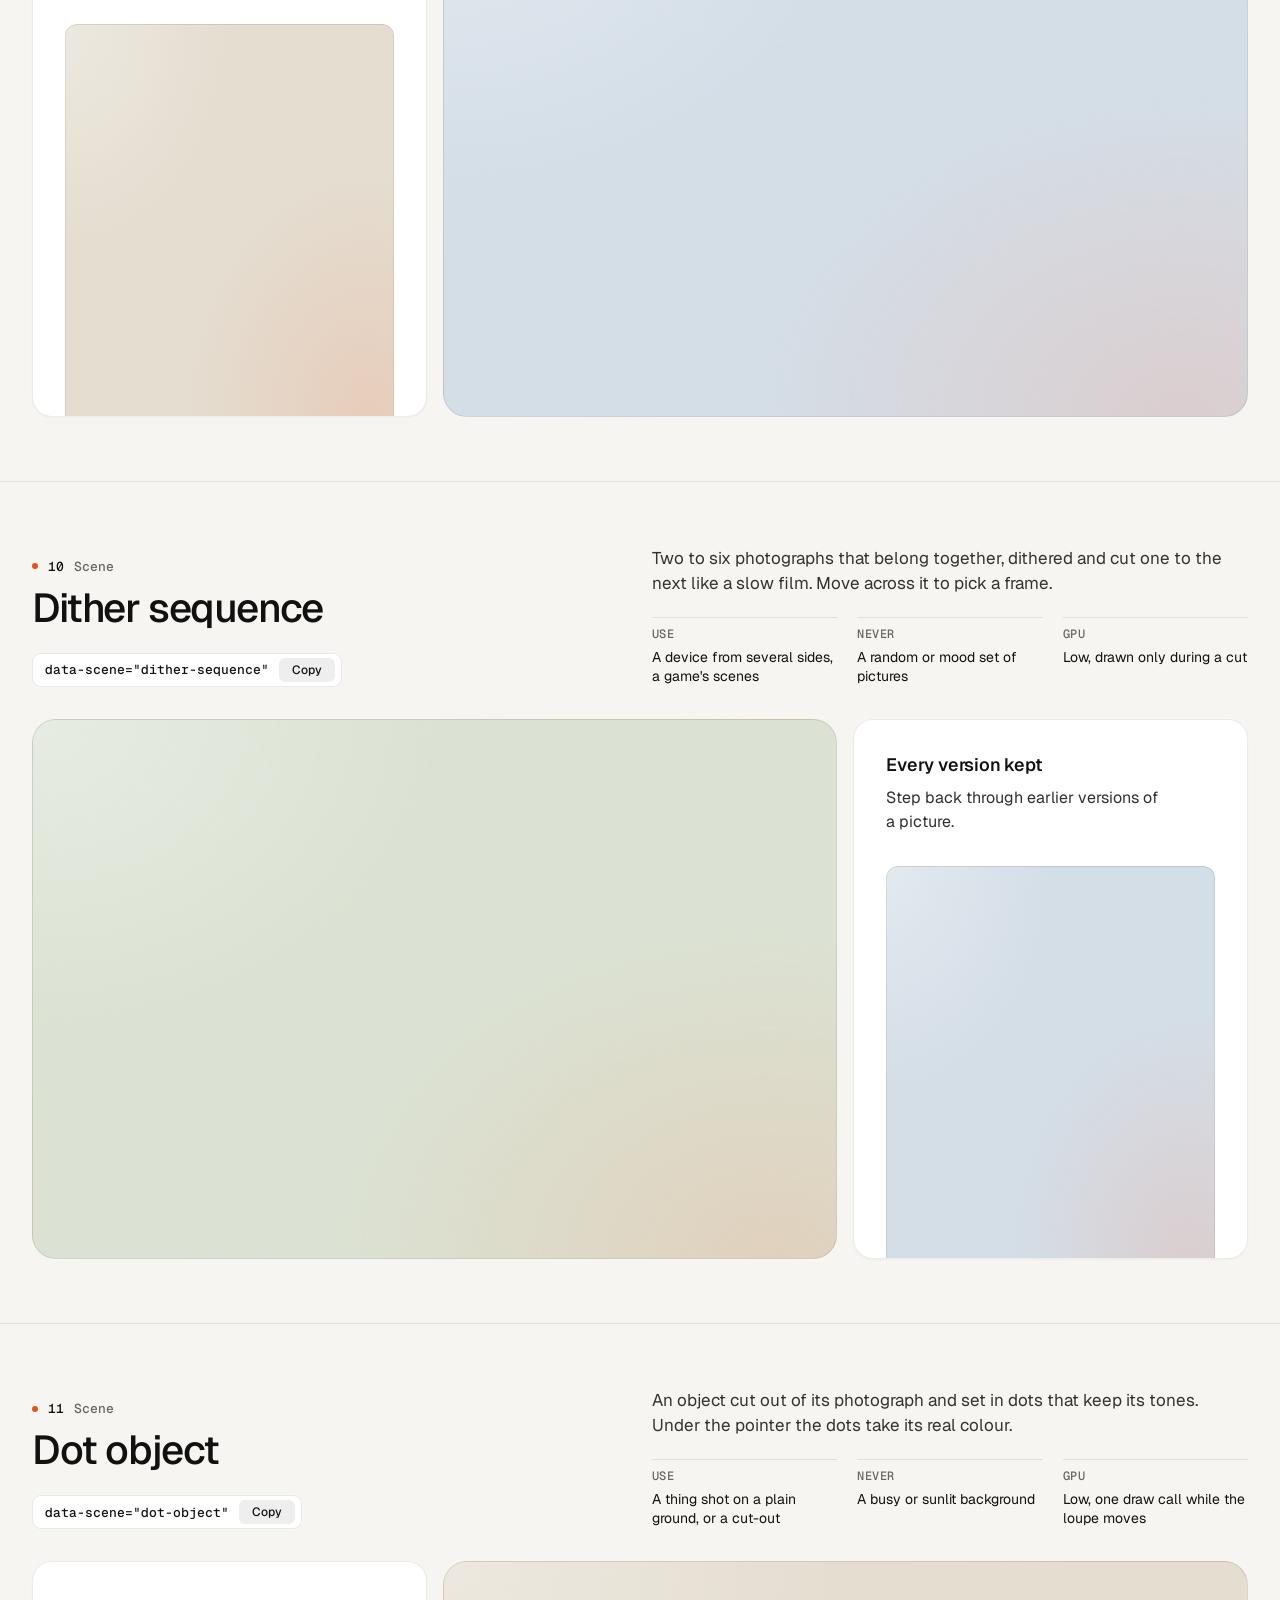
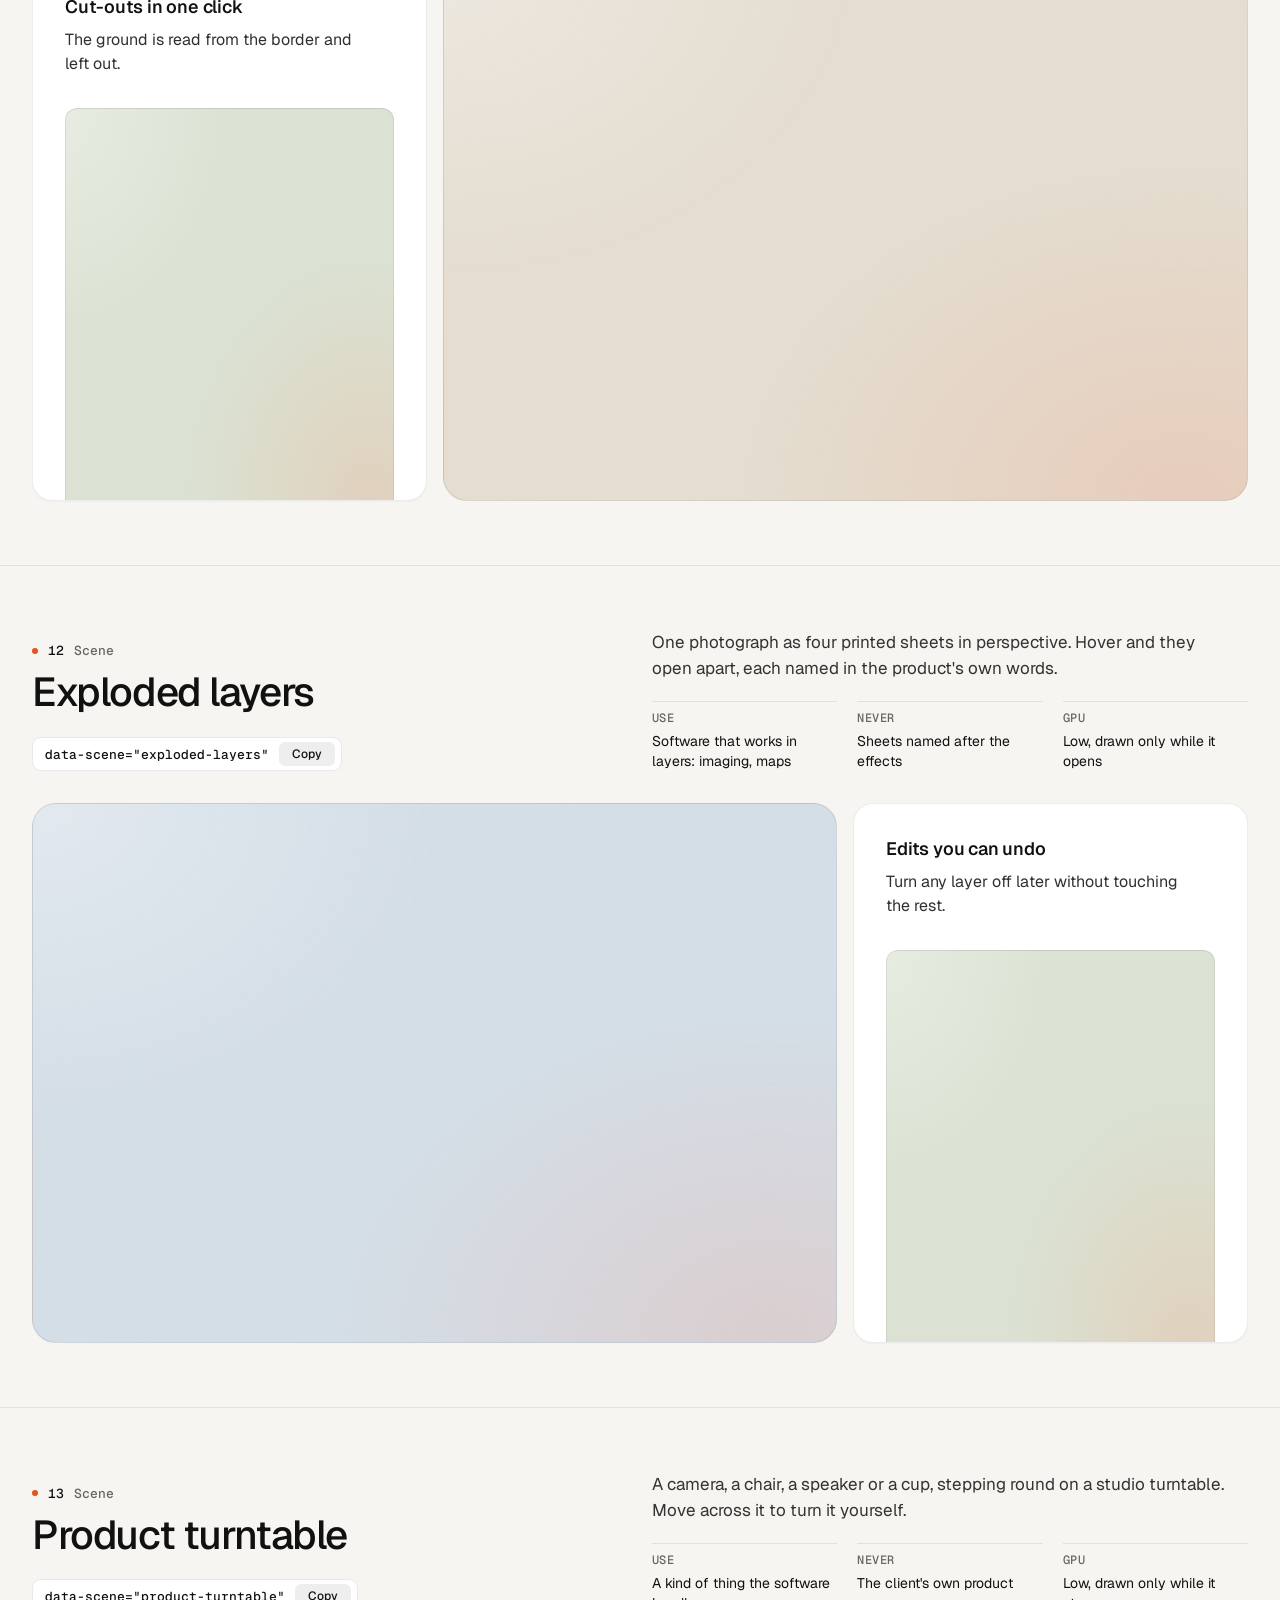
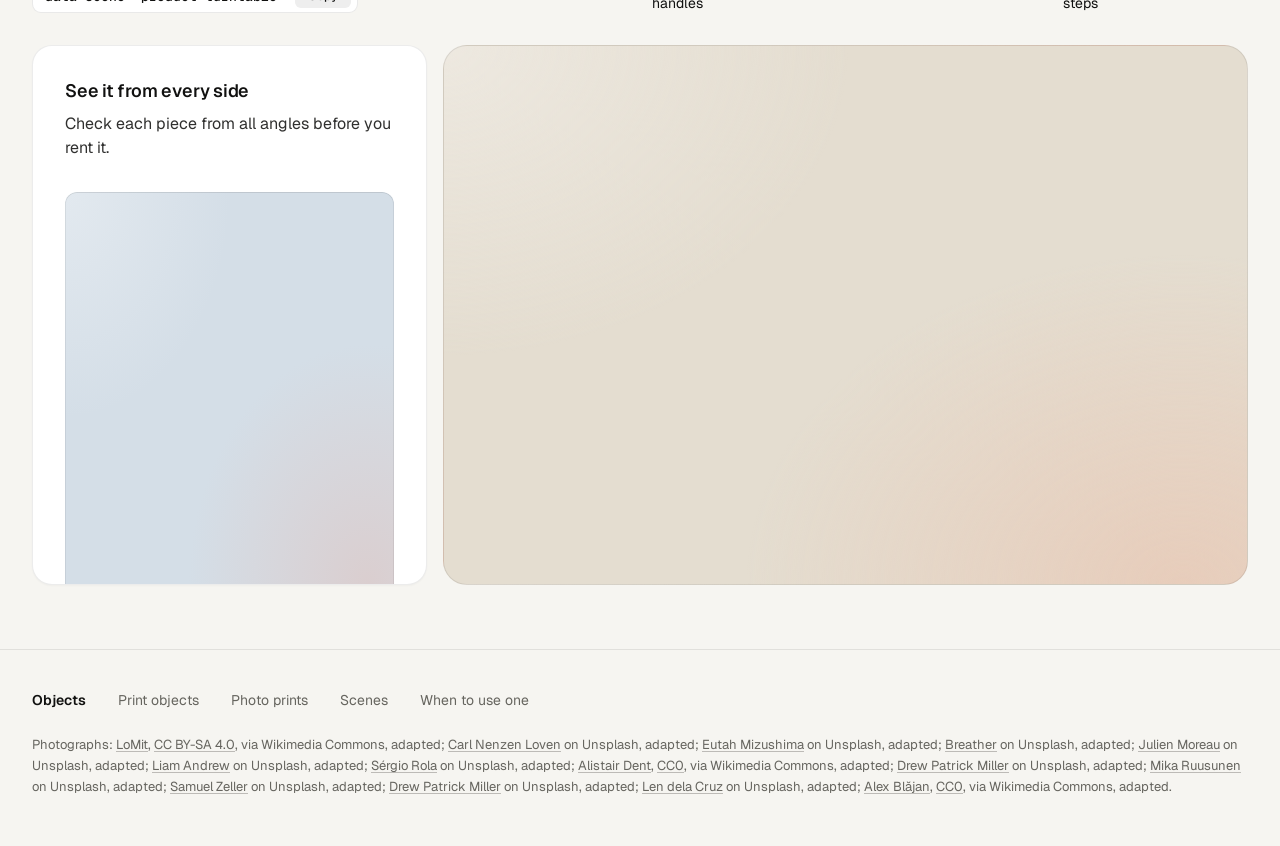
<file: .claude/skills/design-taste-frontend/assets/objects/index.html>
<!doctype html>
<html lang="en" data-palette="paper">
<head>
<script>window.__tpGlMax = 16;   /* a gallery shows many live effects at once; a page of a site keeps the default 4 (fx.js) */</script>
<meta charset="utf-8">
<meta name="viewport" content="width=device-width, initial-scale=1">
<title>Objects</title>
<meta name="description" content="Thirteen objects for one strong moment a page: products drawn in code, photographs printed by a shader, scenes that answer the pointer.">
<link rel="icon" href="data:,">
<link rel="preconnect" href="https://fonts.googleapis.com">
<link rel="preconnect" href="https://fonts.gstatic.com" crossorigin>
<link href="https://fonts.googleapis.com/css2?family=Geist:wght@300..700&family=Geist+Mono:wght@400;500&display=swap" rel="stylesheet">
<link rel="stylesheet" href="../ui/base.css">
<link rel="stylesheet" href="../ui/cards.css">
<style>
  /* palettes: page tokens, four grounds (--g1 sand, --g2 sky, --g3 sage, --g4 deep) and the globe's sea */
  :root {
    --font-text: "Geist", system-ui, sans-serif; --font-mono: "Geist Mono", ui-monospace, monospace;
    --ease: cubic-bezier(.2, .7, .2, 1);
    --gutter: 32px; --max: 1312px;
  }
  [data-palette="paper"] { --bg: #f6f5f1; --card: #ffffff; --surface: #ffffff; --ink: #111110; --muted: #66655f; --accent: #e5531c; --accent-ink: #ffffff;
    --g1: #e4ddd0; --g2: #d4dee7; --g3: #dbe2d3; --g4: #1a2230; --sea: #2f6aa8; --line: rgb(17 17 16 / 0.09); }
  [data-palette="stone"] { --bg: #e6e5e1; --card: #f3f2ef; --surface: #f3f2ef; --ink: #1a1b1d; --muted: #5d5e62; --accent: #2456d6; --accent-ink: #ffffff;
    --g1: #d6d5d0; --g2: #c9d4df; --g3: #dad3c6; --g4: #1d2633; --sea: #2456d6; --line: rgb(26 27 29 / 0.1); }
  [data-palette="graphite"] { --bg: #0b0b0c; --card: #141416; --surface: #141416; --ink: #f2f2ef; --muted: #96979c; --accent: #ff7a3c; --accent-ink: #120c08;
    --g1: #1e1d1b; --g2: #17202a; --g3: #1b201b; --g4: #23262c; --sea: #4f9be0; --line: rgb(242 242 239 / 0.09); }
  [data-palette="night"] { --bg: #070b14; --card: #0e1420; --surface: #0e1420; --ink: #e9edf3; --muted: #8b94a4; --accent: #5ab9fc; --accent-ink: #07101a;
    --g1: #121a29; --g2: #0f2231; --g3: #16202b; --g4: #1b2536; --sea: #5ab9fc; --line: rgb(233 237 243 / 0.09); }

  * { box-sizing: border-box; }
  html { scroll-padding-top: 64px; }
  html, body { margin: 0; }
  body { font-family: var(--font-text); background: var(--bg); color: var(--ink); -webkit-font-smoothing: antialiased; font-size: 16px; line-height: 1.5;
    transition: background-color 320ms var(--ease), color 320ms var(--ease); }
  a { color: inherit; }
  .wrap { max-width: var(--max); margin: 0 auto; padding: 0 var(--gutter); }

  /* ------------------------------------------------ the bar */
  .bar { position: sticky; top: 0; z-index: 30; background: color-mix(in oklab, var(--bg) 84%, transparent); backdrop-filter: blur(16px) saturate(1.2); border-bottom: 1px solid var(--line); }
  .bar__in { height: 64px; display: flex; align-items: center; gap: 32px; }
  .brand { display: inline-flex; align-items: center; gap: 10px; font-weight: 600; font-size: 15px; letter-spacing: -0.01em; text-decoration: none; }
  .brand svg { width: 22px; height: 22px; }
  .brand svg .a { fill: var(--accent); transition: transform 420ms var(--ease); transform-origin: 11px 11px; }
  .brand:hover svg .a { transform: rotate(90deg); }
  .nav { display: flex; gap: 24px; font-size: 14px; }
  .nav a { position: relative; text-decoration: none; color: var(--muted); transition: color 180ms ease; padding: 6px 0; }
  .nav a::after { content: ""; position: absolute; left: 0; right: 0; bottom: 0; height: 1px; background: currentColor; transform: scaleX(0); transform-origin: left; transition: transform 260ms var(--ease); }
  .nav a:hover { color: var(--ink); }
  .nav a:hover::after { transform: scaleX(1); }
  .sp { flex: 1; }
  .swatches { display: flex; align-items: center; gap: 6px; padding: 4px; border-radius: 999px; border: 1px solid var(--line); background: var(--card); }
  .sw { position: relative; width: 26px; height: 26px; border-radius: 50%; border: 0; padding: 0; cursor: pointer; background: linear-gradient(135deg, var(--s-bg) 0 50%, var(--s-ac) 50% 100%);
    box-shadow: inset 0 0 0 1px rgb(0 0 0 / 0.12); transition: transform 200ms var(--ease); }
  .sw::after { content: ""; position: absolute; inset: -3px; border-radius: 50%; box-shadow: 0 0 0 1.5px var(--ink); opacity: 0; transform: scale(0.8); transition: opacity 200ms ease, transform 260ms var(--ease); }
  .sw:hover { transform: scale(1.08); }
  .sw:active { transform: scale(0.94); }
  .sw[aria-pressed="true"]::after { opacity: 1; transform: scale(1); }
  .sw:focus-visible { outline: 2px solid var(--ink); outline-offset: 3px; }
  .sw-label { font-size: 13px; color: var(--muted); min-width: 60px; text-align: right; }

  /* ------------------------------------------------ grounds: a soft lit mesh of the ground's own tone, a fine grain */
  .gr, .card > .panel.gr { --calm-k: 0%; background-color: var(--pg);
    background-image:
      radial-gradient(80% 90% at 92% 100%, color-mix(in oklab, var(--accent) 13%, var(--pg)), transparent 68%),
      radial-gradient(70% 80% at 0% 0%, color-mix(in oklab, var(--lift, #ffffff) var(--lift-k, 34%), var(--pg)), transparent 72%); }
  .gr.dk, [data-palette="graphite"] .gr, [data-palette="night"] .gr { --lift: #ffffff; --lift-k: 6%; }
  .grain { position: absolute; inset: 0; z-index: 0; pointer-events: none; opacity: .32; mix-blend-mode: soft-light; border-radius: inherit;
    background-image: url("data:image/svg+xml;utf8,<svg xmlns='http://www.w3.org/2000/svg' width='160' height='160'><filter id='n'><feTurbulence type='fractalNoise' baseFrequency='.85' numOctaves='2' stitchTiles='stitch'/><feColorMatrix values='0 0 0 0 .5  0 0 0 0 .5  0 0 0 0 .5  0 0 0 .9 0'/></filter><rect width='100%' height='100%' filter='url(%23n)'/></svg>"); }
  .slot { position: absolute; inset: 0; z-index: 1; border-radius: inherit; }
  .slot > .host { position: absolute; inset: 0; border-radius: inherit; overflow: hidden; }

  /* ------------------------------------------------ hero */
  .hero { min-height: calc(100svh - 64px); display: grid; align-items: center; padding: 56px 0; }
  .hero__grid { display: grid; grid-template-columns: repeat(12, minmax(0, 1fr)); gap: 24px; align-items: center; }
  .hero__copy { grid-column: 1 / span 5; }
  .hero h1 { margin: 0; font-size: clamp(44px, 3.4vw + 12px, 72px); line-height: 1.02; letter-spacing: -0.045em; font-weight: 520; text-wrap: balance; }
  .hero__lede { margin: 24px 0 0; font-size: 19px; line-height: 1.5; color: var(--muted); max-width: 40ch; text-wrap: pretty; }
  .index { margin: 40px 0 0; padding: 0; list-style: none; border-top: 1px solid var(--line); max-width: 460px; }
  .index a { display: grid; grid-template-columns: 1fr auto 20px; align-items: center; gap: 16px; padding: 14px 0; border-bottom: 1px solid var(--line); text-decoration: none; font-size: 16px; font-weight: 500; }
  .index a span { font: 500 13px/1 var(--font-mono); color: var(--muted); }
  .index a svg { width: 16px; height: 16px; transition: transform 260ms var(--ease); }
  .index a:hover svg { transform: translateX(4px); }
  .hero__pics { grid-column: 7 / span 6; display: grid; grid-template-columns: 1fr 1fr; gap: 16px; height: min(70svh, 660px); min-height: 440px; }
  .pic { position: relative; overflow: clip; border-radius: 20px; border: 1px solid var(--line); isolation: isolate; }
  .pic img { position: absolute; inset: 0; width: 100%; height: 100%; object-fit: cover; object-position: 50% 42%; display: block; }
  .pic--down { margin-top: 48px; }

  /* ------------------------------------------------ an object, one screen */
  .obj { min-height: calc(100svh - 64px); display: grid; align-content: center; padding: 64px 0; border-top: 1px solid var(--line); }
  .obj__head { display: grid; grid-template-columns: repeat(12, minmax(0, 1fr)); gap: 24px; align-items: end; margin-bottom: 32px; }
  .obj__title { grid-column: 1 / span 5; }
  .obj__n { margin: 0 0 14px; font: 500 13px/1 var(--font-mono); color: var(--muted); display: flex; gap: 10px; align-items: center; }
  .obj__n b { color: var(--ink); font-weight: 500; }
  .obj__n i { width: 6px; height: 6px; border-radius: 50%; background: var(--accent); display: inline-block; }
  .obj h2 { margin: 0; font-size: clamp(34px, 1.9vw + 16px, 52px); line-height: 1.04; letter-spacing: -0.035em; font-weight: 520; text-wrap: balance; }
  .obj__about { grid-column: 7 / span 6; }
  .obj__line { margin: 0; font-size: 17px; line-height: 1.5; color: color-mix(in oklab, var(--ink) 82%, var(--bg)); max-width: 52ch; text-wrap: pretty; }
  .facts { display: grid; grid-template-columns: repeat(3, minmax(0, 1fr)); gap: 20px; margin: 20px 0 0; }
  .facts div { border-top: 1px solid var(--line); padding-top: 10px; }
  .facts dt { font: 500 12px/1 var(--font-mono); color: var(--muted); text-transform: uppercase; letter-spacing: .04em; }
  .facts dd { margin: 8px 0 0; font-size: 14px; line-height: 1.4; }
  .copy { margin-top: 24px; display: inline-flex; align-items: center; gap: 10px; height: 34px; padding: 0 6px 0 12px; border-radius: 9px; border: 1px solid var(--line);
    background: var(--card); color: var(--ink); font: 500 13px/1 var(--font-mono); cursor: pointer; transition: border-color 180ms ease, transform 160ms var(--ease); }
  .copy:hover { border-color: color-mix(in oklab, var(--ink) 24%, transparent); }
  .copy:active { transform: scale(0.97); }
  .copy:focus-visible { outline: 2px solid var(--ink); outline-offset: 2px; }
  .copy em { font-style: normal; display: inline-grid; place-items: center; height: 24px; padding: 0 8px; border-radius: 6px; background: color-mix(in oklab, var(--ink) 7%, transparent); font-family: var(--font-text); font-size: 12px; overflow: hidden; }
  .copy em span { grid-area: 1 / 1; transition: transform 260ms var(--ease), opacity 200ms ease; }
  .copy em span + span { transform: translateY(110%); opacity: 0; }
  .copy.done em span:first-child { transform: translateY(-110%); opacity: 0; }
  .copy.done em span + span { transform: none; opacity: 1; }

  .duo { display: grid; grid-template-columns: repeat(12, minmax(0, 1fr)); gap: 16px; height: clamp(400px, calc(100svh - 360px), 600px); }
  .big { grid-column: 1 / span 8; position: relative; overflow: clip; isolation: isolate; border-radius: 24px; border: 1px solid var(--line); }
  .duo .card { grid-column: 9 / span 4; }
  .obj:nth-of-type(even) .big { grid-column: 5 / span 8; grid-row: 1; }
  .obj:nth-of-type(even) .duo .card { grid-column: 1 / span 4; grid-row: 1; }
  .duo .card > .panel { flex: 1 1 auto; min-height: 0; }

  /* ------------------------------------------------ footer */
  .foot { border-top: 1px solid var(--line); padding: 40px 0 48px; font-size: 14px; color: var(--muted); }
  .foot__row { display: flex; flex-wrap: wrap; gap: 12px 32px; align-items: baseline; }
  .foot__row b { color: var(--ink); font-weight: 600; }
  .foot__row a { text-decoration: none; }
  .foot__row a:hover { color: var(--ink); }
  .credits { margin: 24px 0 0; font-size: 13px; line-height: 1.6; color: var(--muted); }
  .credits a { text-decoration: underline; text-decoration-color: color-mix(in oklab, currentColor 40%, transparent); text-underline-offset: 2px; }

  @media (max-width: 1023px) {
    .hero__copy, .hero__pics { grid-column: 1 / -1; }
    .hero__pics { height: auto; min-height: 0; }
    .pic { aspect-ratio: 3 / 4; }
    .obj__title, .obj__about { grid-column: 1 / -1; }
    .duo { height: auto; grid-template-columns: minmax(0, 1fr); }
    .big, .duo .card, .obj:nth-of-type(even) .big, .obj:nth-of-type(even) .duo .card { grid-column: 1 / -1; grid-row: auto; }
    .big { aspect-ratio: 4 / 3; }
    .duo .card > .panel { flex: none; height: 320px; }
  }
  @media (max-width: 760px) {
    :root { --gutter: 16px; }
    .nav, .sw-label { display: none; }
    .hero { padding: 32px 0 40px; }
    .hero__lede { font-size: 17px; }
    .hero__pics { gap: 10px; }
    .pic { border-radius: 16px; }
    .pic--down { margin-top: 28px; }
    .obj { padding: 72px 0; min-height: 0; }
    .obj .wrap { display: flex; flex-direction: column; }
    .obj__head, .obj__about { display: contents; }
    .obj__title { order: 1; margin-bottom: 16px; }
    .obj__line { order: 2; margin-bottom: 28px; }
    .duo { order: 3; }
    .facts { order: 4; margin-top: 28px; }
    .copy, .index { display: none; }
    .facts { grid-template-columns: minmax(0, 1fr); gap: 0; }
    .facts div { display: grid; grid-template-columns: 96px 1fr; gap: 12px; padding: 10px 0; }
    .facts dd { margin: 0; }
    .big { aspect-ratio: 4 / 5; border-radius: 18px; }
    .duo .card > .panel { height: 300px; }
  }
  @media (prefers-reduced-motion: reduce) { *, *::before, *::after { transition-duration: 0ms !important; } }
</style>
</head>
<body>
<header class="bar">
  <div class="wrap bar__in">
    <a class="brand" href="#top" aria-label="Objects, back to the top">
      <svg viewBox="0 0 22 22" aria-hidden="true"><rect x="1" y="1" width="20" height="20" rx="6" fill="currentColor"/><rect class="a" x="7" y="7" width="8" height="8" rx="2"/></svg>
      Objects
    </a>
    <nav class="nav" aria-label="Families">
      <a href="#print-cup">Print objects</a>
      <a href="#photo-halftone">Photo prints</a>
      <a href="#split-reveal">Scenes</a>
    </nav>
    <span class="sp"></span>
    <span class="sw-label" id="sw-label">Paper</span>
    <div class="swatches" role="group" aria-label="Palette">
      <button type="button" class="sw" data-pal="paper" aria-label="Paper" aria-pressed="true" style="--s-bg:#f6f5f1;--s-ac:#e5531c"></button>
      <button type="button" class="sw" data-pal="stone" aria-label="Stone" aria-pressed="false" style="--s-bg:#e6e5e1;--s-ac:#2456d6"></button>
      <button type="button" class="sw" data-pal="graphite" aria-label="Graphite" aria-pressed="false" style="--s-bg:#141416;--s-ac:#ff7a3c"></button>
      <button type="button" class="sw" data-pal="night" aria-label="Night" aria-pressed="false" style="--s-bg:#0e1420;--s-ac:#5ab9fc"></button>
    </div>
  </div>
</header>

<main id="top">
  <section class="hero">
    <div class="wrap hero__grid">
      <div class="hero__copy">
        <h1>Objects for one strong moment a page.</h1>
        <p class="hero__lede">Products drawn in code, photographs printed by a shader, and scenes that answer the pointer. A photograph leads where there is one. An object leads where there is none.</p>
        <ul class="index">
          <li><a href="#print-cup">Print objects <span>05</span><svg viewBox="0 0 16 16" fill="none" stroke="currentColor" stroke-width="1.5" aria-hidden="true"><path d="M3 8h10M9 4l4 4-4 4"/></svg></a></li>
          <li><a href="#photo-halftone">Photo prints <span>03</span><svg viewBox="0 0 16 16" fill="none" stroke="currentColor" stroke-width="1.5" aria-hidden="true"><path d="M3 8h10M9 4l4 4-4 4"/></svg></a></li>
          <li><a href="#split-reveal">Scenes <span>05</span><svg viewBox="0 0 16 16" fill="none" stroke="currentColor" stroke-width="1.5" aria-hidden="true"><path d="M3 8h10M9 4l4 4-4 4"/></svg></a></li>
        </ul>
      </div>
      <div class="hero__pics">
        <div class="pic"><img src="photo-kit/photos/lamp.jpg" width="1280" height="1757" alt="Cream ceramic table lamp on a glossy side table in low sun" decoding="async"></div>
        <article class="pic pic--down gr" style="--pg: var(--g1)" aria-label="A balanced-arm desk lamp">
          <div class="grain"></div>
          <div class="slot" data-slot='{"kind":"print","id":"print-lamp","place":"card","ground":"g1","params":{"size":1.06,"x":-0.08,"y":-0.2}}'></div>
        </article>
      </div>
    </div>
  </section>

  <!-- ===================================================== print objects -->
  <section class="obj" id="print-cup">
    <div class="wrap">
      <div class="obj__head">
        <div class="obj__title"><p class="obj__n"><i></i><b>01</b> Print object</p><h2>Cup and saucer</h2>
          <button type="button" class="copy" data-copy='<div data-print="print-cup" data-print-place="card"></div>'>data-print="print-cup"<em><span>Copy</span><span>Copied</span></em></button></div>
        <div class="obj__about">
          <p class="obj__line">A porcelain cup of coffee on its saucer, the glaze in your accent. Click it to stir.</p>
          <dl class="facts"><div><dt>Leads</dt><dd>A tableware maker with no photographs</dd></div><div><dt>As a print</dt><dd>A software card about a morning</dd></div><div><dt>GPU</dt><dd>High while it turns, one frame at rest</dd></div></dl>
        </div>
      </div>
      <div class="duo">
        <article class="big gr" style="--pg: var(--g1)"><div class="grain"></div>
          <div class="slot" data-slot='{"kind":"print","id":"print-cup","place":"hero","ground":"g1","params":{"size":0.96,"x":0.16,"y":-0.04}}'></div></article>
        <article class="card"><h3>Morning digest</h3><p>One email at 8:00 with everything that changed overnight.</p>
          <div class="panel gr" style="--pg: var(--g2)"><div class="grain"></div>
            <div class="slot" data-slot='{"kind":"print","id":"print-cup","place":"card","ground":"g2","params":{"effect":"halftone","turn":0}}'></div></div></article>
      </div>
    </div>
  </section>

  <section class="obj" id="print-wheel">
    <div class="wrap">
      <div class="obj__head">
        <div class="obj__title"><p class="obj__n"><i></i><b>02</b> Print object</p><h2>Bicycle wheel</h2>
          <button type="button" class="copy" data-copy='<div data-print="print-wheel" data-print-place="card"></div>'>data-print="print-wheel"<em><span>Copy</span><span>Copied</span></em></button></div>
        <div class="obj__about">
          <p class="obj__line">A road wheel with a tan-wall tyre, an alloy rim and 24 spokes, the hub in your accent. Click it to spin it up.</p>
          <dl class="facts"><div><dt>Leads</dt><dd>A maker of wheels or hubs, never a whole bike</dd></div><div><dt>As a print</dt><dd>A card about speed or a mechanism</dd></div><div><dt>GPU</dt><dd>High while it turns, one frame at rest</dd></div></dl>
        </div>
      </div>
      <div class="duo">
        <article class="big gr" style="--pg: var(--g2)"><div class="grain"></div>
          <div class="slot" data-slot='{"kind":"print","id":"print-wheel","place":"card","ground":"g2","params":{"size":1.34,"x":-0.08,"y":-0.3}}'></div></article>
        <article class="card"><h3>Background sync</h3><p>Runs every five minutes, whether the app is open or not.</p>
          <div class="panel gr" style="--pg: var(--g3)"><div class="grain"></div>
            <div class="slot" data-slot='{"kind":"print","id":"print-wheel","place":"card","ground":"g3","params":{"effect":"halftone","turn":0}}'></div></div></article>
      </div>
    </div>
  </section>

  <section class="obj" id="print-lamp">
    <div class="wrap">
      <div class="obj__head">
        <div class="obj__title"><p class="obj__n"><i></i><b>03</b> Print object</p><h2>Desk lamp</h2>
          <button type="button" class="copy" data-copy='<div data-print="print-lamp" data-print-place="card"></div>'>data-print="print-lamp"<em><span>Copy</span><span>Copied</span></em></button></div>
        <div class="obj__about">
          <p class="obj__line">A balanced-arm desk lamp on chrome springs, the base and shade enamelled in your accent. Click it to switch it on.</p>
          <dl class="facts"><div><dt>Leads</dt><dd>A lighting maker with no photographs</dd></div><div><dt>As a print</dt><dd>A card about focus or working late</dd></div><div><dt>GPU</dt><dd>High while it moves, one frame at rest</dd></div></dl>
        </div>
      </div>
      <div class="duo">
        <article class="big gr" style="--pg: var(--g3)"><div class="grain"></div>
          <div class="slot" data-slot='{"kind":"print","id":"print-lamp","place":"hero","ground":"g3","params":{"size":0.98,"x":0.14,"y":-0.06,"angle":-24}}'></div></article>
        <article class="card"><h3>Focus mode</h3><p>Alerts wait until you switch it off.</p>
          <div class="panel gr dk" style="--pg: var(--g4)"><div class="grain"></div>
            <div class="slot" data-slot='{"kind":"print","id":"print-lamp","place":"card","ground":"g4","params":{"effect":"dither","step":1,"turn":0}}' aria-label="A desk lamp, switched on"></div></div></article>
      </div>
    </div>
  </section>

  <section class="obj" id="print-globe">
    <div class="wrap">
      <div class="obj__head">
        <div class="obj__title"><p class="obj__n"><i></i><b>04</b> Print object</p><h2>Desk globe</h2>
          <button type="button" class="copy" data-copy='<div data-print="print-globe" data-print-place="card" data-print-params=&apos;{"effect":"engrave"}&apos;></div>'>data-print="print-globe"<em><span>Copy</span><span>Copied</span></em></button></div>
        <div class="obj__about">
          <p class="obj__line">A desk globe with the real coastlines, a brass meridian and a walnut stand. Its sea takes a blue or teal accent. Click it to spin.</p>
          <dl class="facts"><div><dt>Leads</dt><dd>A maker of globes or maps</dd></div><div><dt>As a print</dt><dd>A card about regions or shipping</dd></div><div><dt>GPU</dt><dd>High while it turns, one frame at rest</dd></div></dl>
        </div>
      </div>
      <div class="duo">
        <article class="big gr" style="--pg: var(--g2)"><div class="grain"></div>
          <div class="slot" data-slot='{"kind":"print","id":"print-globe","place":"card","ground":"g2","sea":true,"params":{"size":1.3,"x":-0.1,"y":-0.3}}'></div></article>
        <article class="card"><h3>14 regions</h3><p>Pick where your data lives. Move it later in two clicks.</p>
          <div class="panel gr dk" style="--pg: var(--g4)"><div class="grain"></div>
            <div class="slot" data-slot='{"kind":"print","id":"print-globe","place":"card","ground":"g4","sea":true,"params":{"effect":"engrave","turn":0}}'></div></div></article>
      </div>
    </div>
  </section>

  <section class="obj" id="print-cards">
    <div class="wrap">
      <div class="obj__head">
        <div class="obj__title"><p class="obj__n"><i></i><b>05</b> Print object</p><h2>Playing cards</h2>
          <button type="button" class="copy" data-copy='<div data-print="print-cards" data-print-place="card"></div>'>data-print="print-cards"<em><span>Copy</span><span>Copied</span></em></button></div>
        <div class="obj__about">
          <p class="obj__line">A stack of playing cards, the ace of diamonds face up and the backs in your accent. Click to fan them out.</p>
          <dl class="facts"><div><dt>Leads</dt><dd>A maker of card or board games</dd></div><div><dt>As a print</dt><dd>A games card about a hand or a deal</dd></div><div><dt>GPU</dt><dd>High while it moves, one frame at rest</dd></div></dl>
        </div>
      </div>
      <div class="duo">
        <article class="big gr" style="--pg: var(--g3)"><div class="grain"></div>
          <div class="slot" data-slot='{"kind":"print","id":"print-cards","place":"hero","ground":"g3","params":{"size":0.98,"x":0.16,"y":-0.04}}'></div></article>
        <article class="card"><h3>Fair draws</h3><p>Every shuffle is logged, so any player can check a deal.</p>
          <div class="panel gr" style="--pg: var(--g1)"><div class="grain"></div>
            <div class="slot" data-slot='{"kind":"print","id":"print-cards","place":"card","ground":"g1","params":{"effect":"halftone","turn":0}}'></div></div></article>
      </div>
    </div>
  </section>

  <!-- ===================================================== photo prints -->
  <section class="obj" id="photo-halftone">
    <div class="wrap">
      <div class="obj__head">
        <div class="obj__title"><p class="obj__n"><i></i><b>06</b> Photo print</p><h2>Halftone photograph</h2>
          <button type="button" class="copy" data-copy="import print from './assets/objects/photo-halftone/object.js'; print.mount(frame, { palette: fx.readPalette(frame) });">photo-halftone<em><span>Copy</span><span>Copied</span></em></button></div>
        <div class="obj__about">
          <p class="obj__line">One photograph in one ink: round dots on a 45° screen, clean paper in the light. Point at it and a loupe shows its colour.</p>
          <dl class="facts"><div><dt>Use</dt><dd>One photograph band on a design or software page</dd></div><div><dt>Never</dt><dd>A hero photograph, a cafe, a guesthouse</dd></div><div><dt>GPU</dt><dd>Low, one context, still at rest</dd></div></dl>
        </div>
      </div>
      <div class="duo">
        <article class="big gr" style="--pg: var(--g1)">
          <div class="slot" data-slot='{"kind":"photo","id":"photo-halftone","ground":"g1","photo":"concrete"}'></div></article>
        <article class="card"><h3>Screens for print</h3><p>Send any photograph to press as a one-ink halftone.</p>
          <div class="panel gr" style="--pg: var(--g2)">
            <div class="slot" data-slot='{"kind":"photo","id":"photo-halftone","ground":"g2","photo":"lamp","params":{"tint":1}}'></div></div></article>
      </div>
    </div>
  </section>

  <section class="obj" id="photo-engraving">
    <div class="wrap">
      <div class="obj__head">
        <div class="obj__title"><p class="obj__n"><i></i><b>07</b> Photo print</p><h2>Engraved photograph</h2>
          <button type="button" class="copy" data-copy="import print from './assets/objects/photo-engraving/object.js'; print.mount(frame, { palette: fx.readPalette(frame) });">photo-engraving<em><span>Copy</span><span>Copied</span></em></button></div>
        <div class="obj__about">
          <p class="obj__line">Diagonal lines that swell in the shadows and bend over the forms, over a light wash of the photograph's colour. Point at it and the lines part.</p>
          <dl class="facts"><div><dt>Use</dt><dd>A tile whose subject is the photograph</dd></div><div><dt>Never</dt><dd>A hero photograph, a cafe, a guesthouse</dd></div><div><dt>GPU</dt><dd>Low, one context, still at rest</dd></div></dl>
        </div>
      </div>
      <div class="duo">
        <article class="big gr" style="--pg: var(--g2)">
          <div class="slot" data-slot='{"kind":"photo","id":"photo-engraving","ground":"g2","photo":"platform","photoDark":"concrete"}'></div></article>
        <article class="card"><h3>Line art from a photo</h3><p>Turn a product shot into a plate for packaging.</p>
          <div class="panel gr" style="--pg: var(--g3)">
            <div class="slot" data-slot='{"kind":"photo","id":"photo-engraving","ground":"g3","photo":"concrete","photoDark":"room"}'></div></div></article>
      </div>
    </div>
  </section>

  <section class="obj" id="photo-dither">
    <div class="wrap">
      <div class="obj__head">
        <div class="obj__title"><p class="obj__n"><i></i><b>08</b> Photo print</p><h2>Dithered photograph</h2>
          <button type="button" class="copy" data-copy="import print from './assets/objects/photo-dither/object.js'; print.mount(frame, { palette: fx.readPalette(frame) });">photo-dither<em><span>Copy</span><span>Copied</span></em></button></div>
        <div class="obj__about">
          <p class="obj__line">A three-colour grain from the photograph's deepest and most colourful tones. Point at it and the photograph develops through the grain.</p>
          <dl class="facts"><div><dt>Use</dt><dd>A games or AI page's one photograph</dd></div><div><dt>Never</dt><dd>A hero photograph, a cafe, a guesthouse</dd></div><div><dt>GPU</dt><dd>Low, one context, still at rest</dd></div></dl>
        </div>
      </div>
      <div class="duo">
        <article class="big gr" style="--pg: var(--g3)">
          <div class="slot" data-slot='{"kind":"photo","id":"photo-dither","ground":"g3","photo":"room"}'></div></article>
        <article class="card"><h3>Three colours, any picture</h3><p>A grain that keeps a photograph readable in two inks and the paper.</p>
          <div class="panel gr" style="--pg: var(--g1)">
            <div class="slot" data-slot='{"kind":"photo","id":"photo-dither","ground":"g1","photo":"platform"}'></div></div></article>
      </div>
    </div>
  </section>

  <!-- ===================================================== scenes -->
  <section class="obj" id="split-reveal">
    <div class="wrap">
      <div class="obj__head">
        <div class="obj__title"><p class="obj__n"><i></i><b>09</b> Scene</p><h2>Split reveal</h2>
          <button type="button" class="copy" data-copy='<div data-scene="split-reveal" data-scene-src="assets/img/photo.jpg"></div>'>data-scene="split-reveal"<em><span>Copy</span><span>Copied</span></em></button></div>
        <div class="obj__about">
          <p class="obj__line">One photograph, half of it printed as a halftone screen. The line follows the pointer; on a phone it follows a drag.</p>
          <dl class="facts"><div><dt>Use</dt><dd>A photo or design app, a device, a game's key art</dd></div><div><dt>Never</dt><dd>A place, a service, a product page</dd></div><div><dt>GPU</dt><dd>Low, drawn only while the line moves</dd></div></dl>
        </div>
      </div>
      <div class="duo">
        <article class="big gr" style="--pg: var(--g2)">
          <div class="slot" data-slot='{"kind":"scene","id":"split-reveal","ground":"g2","src":"default"}'></div></article>
        <article class="card"><h3>Before and after</h3><p>Drag the line to compare the print with the original.</p>
          <div class="panel gr" style="--pg: var(--g1)">
            <div class="slot" data-slot='{"kind":"scene","id":"split-reveal","ground":"g1","src":"roof","params":{"side":"right","split":0.42}}'></div></div></article>
      </div>
    </div>
  </section>

  <section class="obj" id="dither-sequence">
    <div class="wrap">
      <div class="obj__head">
        <div class="obj__title"><p class="obj__n"><i></i><b>10</b> Scene</p><h2>Dither sequence</h2>
          <button type="button" class="copy" data-copy='<div data-scene="dither-sequence" data-scene-src=&apos;[{"src":"a.jpg"},{"src":"b.jpg"}]&apos;></div>'>data-scene="dither-sequence"<em><span>Copy</span><span>Copied</span></em></button></div>
        <div class="obj__about">
          <p class="obj__line">Two to six photographs that belong together, dithered and cut one to the next like a slow film. Move across it to pick a frame.</p>
          <dl class="facts"><div><dt>Use</dt><dd>A device from several sides, a game's scenes</dd></div><div><dt>Never</dt><dd>A random or mood set of pictures</dd></div><div><dt>GPU</dt><dd>Low, drawn only during a cut</dd></div></dl>
        </div>
      </div>
      <div class="duo">
        <article class="big gr" style="--pg: var(--g3)">
          <div class="slot" data-slot='{"kind":"scene","id":"dither-sequence","ground":"g3","src":"default"}'></div></article>
        <article class="card"><h3>Every version kept</h3><p>Step back through earlier versions of a picture.</p>
          <div class="panel gr" style="--pg: var(--g2)">
            <div class="slot" data-slot='{"kind":"scene","id":"dither-sequence","ground":"g2","src":"spirals","params":{"fit":"contain","autoplay":0}}'></div></div></article>
      </div>
    </div>
  </section>

  <section class="obj" id="dot-object">
    <div class="wrap">
      <div class="obj__head">
        <div class="obj__title"><p class="obj__n"><i></i><b>11</b> Scene</p><h2>Dot object</h2>
          <button type="button" class="copy" data-copy='<div data-scene="dot-object" data-scene-src="assets/img/object-on-white.jpg"></div>'>data-scene="dot-object"<em><span>Copy</span><span>Copied</span></em></button></div>
        <div class="obj__about">
          <p class="obj__line">An object cut out of its photograph and set in dots that keep its tones. Under the pointer the dots take its real colour.</p>
          <dl class="facts"><div><dt>Use</dt><dd>A thing shot on a plain ground, or a cut-out</dd></div><div><dt>Never</dt><dd>A busy or sunlit background</dd></div><div><dt>GPU</dt><dd>Low, one draw call while the loupe moves</dd></div></dl>
        </div>
      </div>
      <div class="duo">
        <article class="big gr" style="--pg: var(--g1)">
          <div class="slot" data-slot='{"kind":"scene","id":"dot-object","ground":"g1","src":"default"}'></div></article>
        <article class="card"><h3>Cut-outs in one click</h3><p>The ground is read from the border and left out.</p>
          <div class="panel gr" style="--pg: var(--g3)">
            <div class="slot" data-slot='{"kind":"scene","id":"dot-object","ground":"g3","src":"dahlia"}'></div></div></article>
      </div>
    </div>
  </section>

  <section class="obj" id="exploded-layers">
    <div class="wrap">
      <div class="obj__head">
        <div class="obj__title"><p class="obj__n"><i></i><b>12</b> Scene</p><h2>Exploded layers</h2>
          <button type="button" class="copy" data-copy='<div data-scene="exploded-layers" data-scene-src="assets/img/photo.jpg" data-scene-params=&apos;{"names":["Photo","Colour","Light","Depth"]}&apos;></div>'>data-scene="exploded-layers"<em><span>Copy</span><span>Copied</span></em></button></div>
        <div class="obj__about">
          <p class="obj__line">One photograph as four printed sheets in perspective. Hover and they open apart, each named in the product's own words.</p>
          <dl class="facts"><div><dt>Use</dt><dd>Software that works in layers: imaging, maps</dd></div><div><dt>Never</dt><dd>Sheets named after the effects</dd></div><div><dt>GPU</dt><dd>Low, drawn only while it opens</dd></div></dl>
        </div>
      </div>
      <div class="duo">
        <article class="big gr" style="--pg: var(--g2)">
          <div class="slot" data-slot='{"kind":"scene","id":"exploded-layers","ground":"g2","src":"default","params":{"names":["Photo","Colour","Light","Depth"]}}'></div></article>
        <article class="card"><h3>Edits you can undo</h3><p>Turn any layer off later without touching the rest.</p>
          <div class="panel gr" style="--pg: var(--g3)">
            <div class="slot" data-slot='{"kind":"scene","id":"exploded-layers","ground":"g3","src":"lattice"}'></div></div></article>
      </div>
    </div>
  </section>

  <section class="obj" id="product-turntable">
    <div class="wrap">
      <div class="obj__head">
        <div class="obj__title"><p class="obj__n"><i></i><b>13</b> Scene</p><h2>Product turntable</h2>
          <button type="button" class="copy" data-copy='<div data-scene="product-turntable" data-scene-params=&apos;{"form":"chair"}&apos;></div>'>data-scene="product-turntable"<em><span>Copy</span><span>Copied</span></em></button></div>
        <div class="obj__about">
          <p class="obj__line">A camera, a chair, a speaker or a cup, stepping round on a studio turntable. Move across it to turn it yourself.</p>
          <dl class="facts"><div><dt>Use</dt><dd>A kind of thing the software handles</dd></div><div><dt>Never</dt><dd>The client's own product</dd></div><div><dt>GPU</dt><dd>Low, drawn only while it steps</dd></div></dl>
        </div>
      </div>
      <div class="duo">
        <article class="big gr" style="--pg: var(--g1)">
          <div class="slot" data-slot='{"kind":"scene","id":"product-turntable","ground":"g1","params":{"form":"camera"}}' aria-label="A camera on a turntable"></div></article>
        <article class="card"><h3>See it from every side</h3><p>Check each piece from all angles before you rent it.</p>
          <div class="panel gr" style="--pg: var(--g2)">
            <div class="slot" data-slot='{"kind":"scene","id":"product-turntable","ground":"g2","params":{"form":"chair","start":-40,"autoplay":0}}' aria-label="A side chair"></div></div></article>
      </div>
    </div>
  </section>
</main>

<footer class="foot">
  <div class="wrap">
    <div class="foot__row">
      <b>Objects</b>
      <a href="_print-core/README.md">Print objects</a>
      <a href="photo-kit/README.md">Photo prints</a>
      <a href="_scenes/README.md">Scenes</a>
      <a href="../../references/effects-objects.md">When to use one</a>
    </div>
    <p class="credits" id="credits"></p>
  </div>
</footer>

<script type="module">
  /*
    The showcase's own mounting: every [data-slot] mounts when it comes near the screen and is destroyed
    when it leaves, and never more than MAX are mounted at once, so the page holds at most 4 live WebGL
    contexts (each mounted object holds one at most; still print objects hold none).
  */
  import fx from '../effects/fx.js';
  import { creditsLine } from './photo-kit/photo.js';
  import { DEFAULT_PHOTO as SPLIT } from './split-reveal/object.js';
  import { DEFAULT_SEQUENCE } from './dither-sequence/object.js';
  import { DEFAULT_PHOTO as TULIP } from './dot-object/object.js';
  import { DEFAULT_PHOTO as MIXER } from './exploded-layers/object.js';

  const MAX = 4, CAP = { print: 4, photo: 3, scene: 4 };
  const root = document.documentElement;
  const q = new URLSearchParams(location.search);
  const U = 'https://unsplash.com/license', CC0 = 'https://creativecommons.org/publicdomain/zero/1.0/';
  const SRC = {
    roof: { id: 618, ratio: 1.5, alt: 'Curving glass and steel lattice roof in black and white', by: 'Mika Ruusunen', licence: 'Unsplash licence', licenceUrl: U, page: 'https://unsplash.com/photos/ypVM8PnygUo' },
    lattice: { id: 893, ratio: 1.5, alt: 'Curved latticed building facade forming sweeping lines', by: 'Samuel Zeller', licence: 'Unsplash licence', licenceUrl: U, page: 'https://unsplash.com/photos/j0g8taxHZa0' },
    spirals: [
      { id: 949, ratio: 0.66, alt: 'A white spiral atrium under a glass dome, seen from below', by: 'Drew Patrick Miller', licence: 'Unsplash licence', licenceUrl: U, page: 'https://unsplash.com/photos/VLT62-JzddA' },
      { id: 679, ratio: 1, alt: 'Spiralling concrete curves around a small round window', by: 'Len dela Cruz', licence: 'Unsplash licence', licenceUrl: U, page: 'https://unsplash.com/photos/ScEKf8u7y-c' },
    ],
    dahlia: { id: 'commons-minimal-orange-dahlia', source: 'commons', ratio: 1.523, width: 5830, focus: [0.5, 0.5], alt: 'An orange dahlia on a black ground', by: 'Alex Blăjan', licence: 'CC0', licenceUrl: CC0,
      url: 'https://upload.wikimedia.org/wikipedia/commons/5/5e/Minimal_orange_dahlia_%28Unsplash%29.jpg', page: 'https://commons.wikimedia.org/wiki/File:Minimal_orange_dahlia_(Unsplash).jpg' },
  };
  const DEFAULTS = { 'split-reveal': SPLIT, 'dither-sequence': DEFAULT_SEQUENCE, 'dot-object': TULIP, 'exploded-layers': MIXER };
  const lib = await fetch(new URL('./photo-kit/photos.json', import.meta.url)).then(r => r.json()).catch(() => ({ photos: [] }));
  const PHOTOS = Object.fromEntries(lib.photos.map(p => [p.key, p]));

  // ---- palette: the page tokens, a ground's paper and an ink that reads on it
  const tok = n => getComputedStyle(root).getPropertyValue(n).trim();
  const lum = hex => { const h = hex.replace('#', ''); const c = [0, 2, 4].map(i => parseInt(h.slice(i, i + 2), 16) / 255); return 0.2126 * c[0] + 0.7152 * c[1] + 0.0722 * c[2]; };
  function paletteFor(cfg) {
    const bg = tok('--' + (cfg.ground || 'g1')), ink = tok('--ink');
    const light = lum(bg) > 0.4, pageLight = lum(ink) < 0.4;
    const gInk = light ? (pageLight ? ink : '#17181b') : (pageLight ? '#eef0f2' : ink);
    return fx.normalizePalette({ bg, surface: bg, ink: gInk, accent: cfg.sea ? tok('--sea') : tok('--accent'), accentInk: tok('--accent-ink') });
  }

  // ---- mounting
  const slots = [...document.querySelectorAll('[data-slot]')];
  const st = new Map(slots.map(el => [el, { cfg: JSON.parse(el.dataset.slot), near: false, ctrl: null, host: null, busy: false }]));
  const mods = new Map();
  const load = id => { if (!mods.has(id)) mods.set(id, import(`./${id}/object.js`).then(m => m.default)); return mods.get(id); };
  // a photo print may name a darker photograph for the dark palettes (a pale one prints as a light plate there)
  const isDark = () => lum(tok('--bg')) < 0.4;
  const photoKey = cfg => (cfg.photoDark && isDark() ? cfg.photoDark : cfg.photo);
  const srcOf = cfg => {
    if (cfg.kind === 'photo') return new URL('./photo-kit/' + PHOTOS[photoKey(cfg)].file, import.meta.url).href;
    if (!cfg.src) return undefined;
    return cfg.src === 'default' ? DEFAULTS[cfg.id] : SRC[cfg.src];
  };
  // a photo print's slot shows its photograph toned into the ground until the print draws, before it
  // mounts too: never an empty panel, even on a slow device
  function underlay(box, cfg) {
    if (cfg.kind !== 'photo') return;
    const p = PHOTOS[photoKey(cfg)];
    Object.assign(box.style, { backgroundColor: 'var(--pg)', backgroundImage: 'url(' + srcOf(cfg) + ')', backgroundSize: 'cover',
      backgroundPosition: (p.focus[0] * 100) + '% ' + (p.focus[1] * 100) + '%', backgroundBlendMode: 'luminosity' });
  }
  async function mount(el) {
    const s = st.get(el);
    s.busy = true;
    try {
      const obj = await load(s.cfg.id);
      if (!s.want) return;
      const host = document.createElement('div');
      host.className = 'host';
      if (el.hasAttribute('aria-label')) host.setAttribute('aria-label', el.getAttribute('aria-label'));
      el.appendChild(host);
      const cfg = s.cfg, palette = paletteFor(cfg);
      let ctrl;
      if (cfg.kind === 'print') ctrl = obj.mount(host, { place: cfg.place, params: cfg.params || {}, palette });
      else if (cfg.kind === 'photo') {
        const p = PHOTOS[photoKey(cfg)];
        s.photo = photoKey(cfg);
        underlay(host, cfg);
        ctrl = obj.mount(host, { palette, src: srcOf(cfg), params: { focusX: p.focus[0], focusY: p.focus[1], ...(cfg.params || {}) } });
      } else ctrl = obj.mount(host, { palette, src: srcOf(cfg), params: cfg.params || {} });
      s.ctrl = ctrl; s.host = host;
    } catch (e) { console.warn('objects:', s.cfg.id, e); }
    finally { s.busy = false; if (!s.want && s.ctrl) unmount(el); schedule(); }
  }
  function unmount(el) {
    const s = st.get(el);
    if (!s.ctrl) return;
    try { s.ctrl.destroy(); } catch (e) { console.warn(e); }
    s.host?.remove();
    s.ctrl = null; s.host = null;
  }
  let queued = 0;
  function reconcile() {
    queued = 0;
    const mid = innerHeight / 2;
    const dist = el => { const r = el.getBoundingClientRect(); return Math.abs((r.top + r.bottom) / 2 - mid); };
    // the nearest first, at most MAX, and at most CAP of one family (photo-kit warns past 3)
    const near = [], kinds = {};
    for (const el of slots.filter(e => st.get(e).near).sort((a, b) => dist(a) - dist(b))) {
      const k = st.get(el).cfg.kind;
      if (near.length < MAX && (kinds[k] || 0) < CAP[k]) { near.push(el); kinds[k] = (kinds[k] || 0) + 1; }
    }
    const want = new Set(near);
    for (const el of slots) { const s = st.get(el); s.want = want.has(el); if (!s.want && s.ctrl && !s.busy) unmount(el); }
    // never more than MAX mounted (or mounting) at once
    let count = slots.filter(el => { const s = st.get(el); return s.ctrl || s.busy; }).length;
    for (const el of near) { const s = st.get(el); if (!s.ctrl && !s.busy && count < MAX) { count++; mount(el); } }
  }
  const schedule = () => { if (!queued) queued = requestAnimationFrame(reconcile); };
  const io = new IntersectionObserver(es => { for (const e of es) st.get(e.target).near = e.isIntersecting; schedule(); }, { rootMargin: '60% 0px' });
  slots.forEach(el => io.observe(el));
  addEventListener('scroll', schedule, { passive: true });
  addEventListener('resize', schedule, { passive: true });

  // ---- palette switch
  const PAL = ['paper', 'stone', 'graphite', 'night'];
  const label = document.getElementById('sw-label');
  function setPalette(name, save) {
    if (!PAL.includes(name)) name = 'paper';
    root.dataset.palette = name;
    for (const b of document.querySelectorAll('[data-pal]')) b.setAttribute('aria-pressed', String(b.dataset.pal === name));
    label.textContent = name[0].toUpperCase() + name.slice(1);
    for (const [el, s] of st) {
      if (s.ctrl && s.cfg.kind === 'photo' && s.photo !== photoKey(s.cfg)) unmount(el);   // its photograph changes: mount it again
      else if (s.ctrl?.setPalette) s.ctrl.setPalette(paletteFor(s.cfg));
    }
    for (const [el, s] of st) underlay(el, s.cfg);
    schedule();
    if (save) try { localStorage.setItem('objects-palette', name); } catch (_) { /* private window */ }
  }
  let saved = null;
  try { saved = localStorage.getItem('objects-palette'); } catch (_) { /* private window */ }
  setPalette(q.get('palette') || saved || 'paper');
  document.querySelector('.swatches').addEventListener('click', e => { const b = e.target.closest('[data-pal]'); if (b) setPalette(b.dataset.pal, true); });

  // ---- copy a mount snippet
  document.addEventListener('click', async e => {
    const b = e.target.closest('.copy');
    if (!b) return;
    try { await navigator.clipboard.writeText(b.dataset.copy); } catch (_) { /* no clipboard: the button still answers */ }
    b.classList.add('done');
    clearTimeout(b._t); b._t = setTimeout(() => b.classList.remove('done'), 1400);
  });

  // ---- the one credit line
  const pk = ['lamp', 'concrete', 'platform', 'room'].map(k => PHOTOS[k]).filter(Boolean).map(p => ({ ...p, adapted: true }));
  const sc = [SPLIT, ...DEFAULT_SEQUENCE, TULIP, MIXER, SRC.roof, SRC.lattice, ...SRC.spirals, SRC.dahlia]
    .map(p => ({ ...p, source: p.source === 'commons' ? 'Wikimedia Commons' : (p.source || 'Unsplash'), adapted: true }));
  const seen = new Set();
  document.getElementById('credits').innerHTML = creditsLine([...pk, ...sc].filter(p => { const k = p.page || p.by; if (seen.has(k)) return false; seen.add(k); return true; }));

  // fetch every object's module and the photographs while the page is idle, so a panel mounts at once
  const prefetch = () => {
    const ids = [...new Set([...st.values()].map(s => s.cfg.id))];
    let i = 0;
    const next = () => { if (i < ids.length) load(ids[i++]).catch(() => {}).finally(() => setTimeout(next, 80)); };
    next();
    for (const p of Object.values(PHOTOS)) { const im = new Image(); im.decoding = 'async'; im.src = new URL('./photo-kit/' + p.file, import.meta.url).href; }
  };
  (window.requestIdleCallback || ((f) => setTimeout(f, 600)))(prefetch, { timeout: 1500 });

  window.__objects = { st, live: () => [...st.values()].filter(s => s.ctrl).length };
  if (document.fonts) await document.fonts.ready;
  root.dataset.ready = '1';
</script>
</body>
</html>
</file>
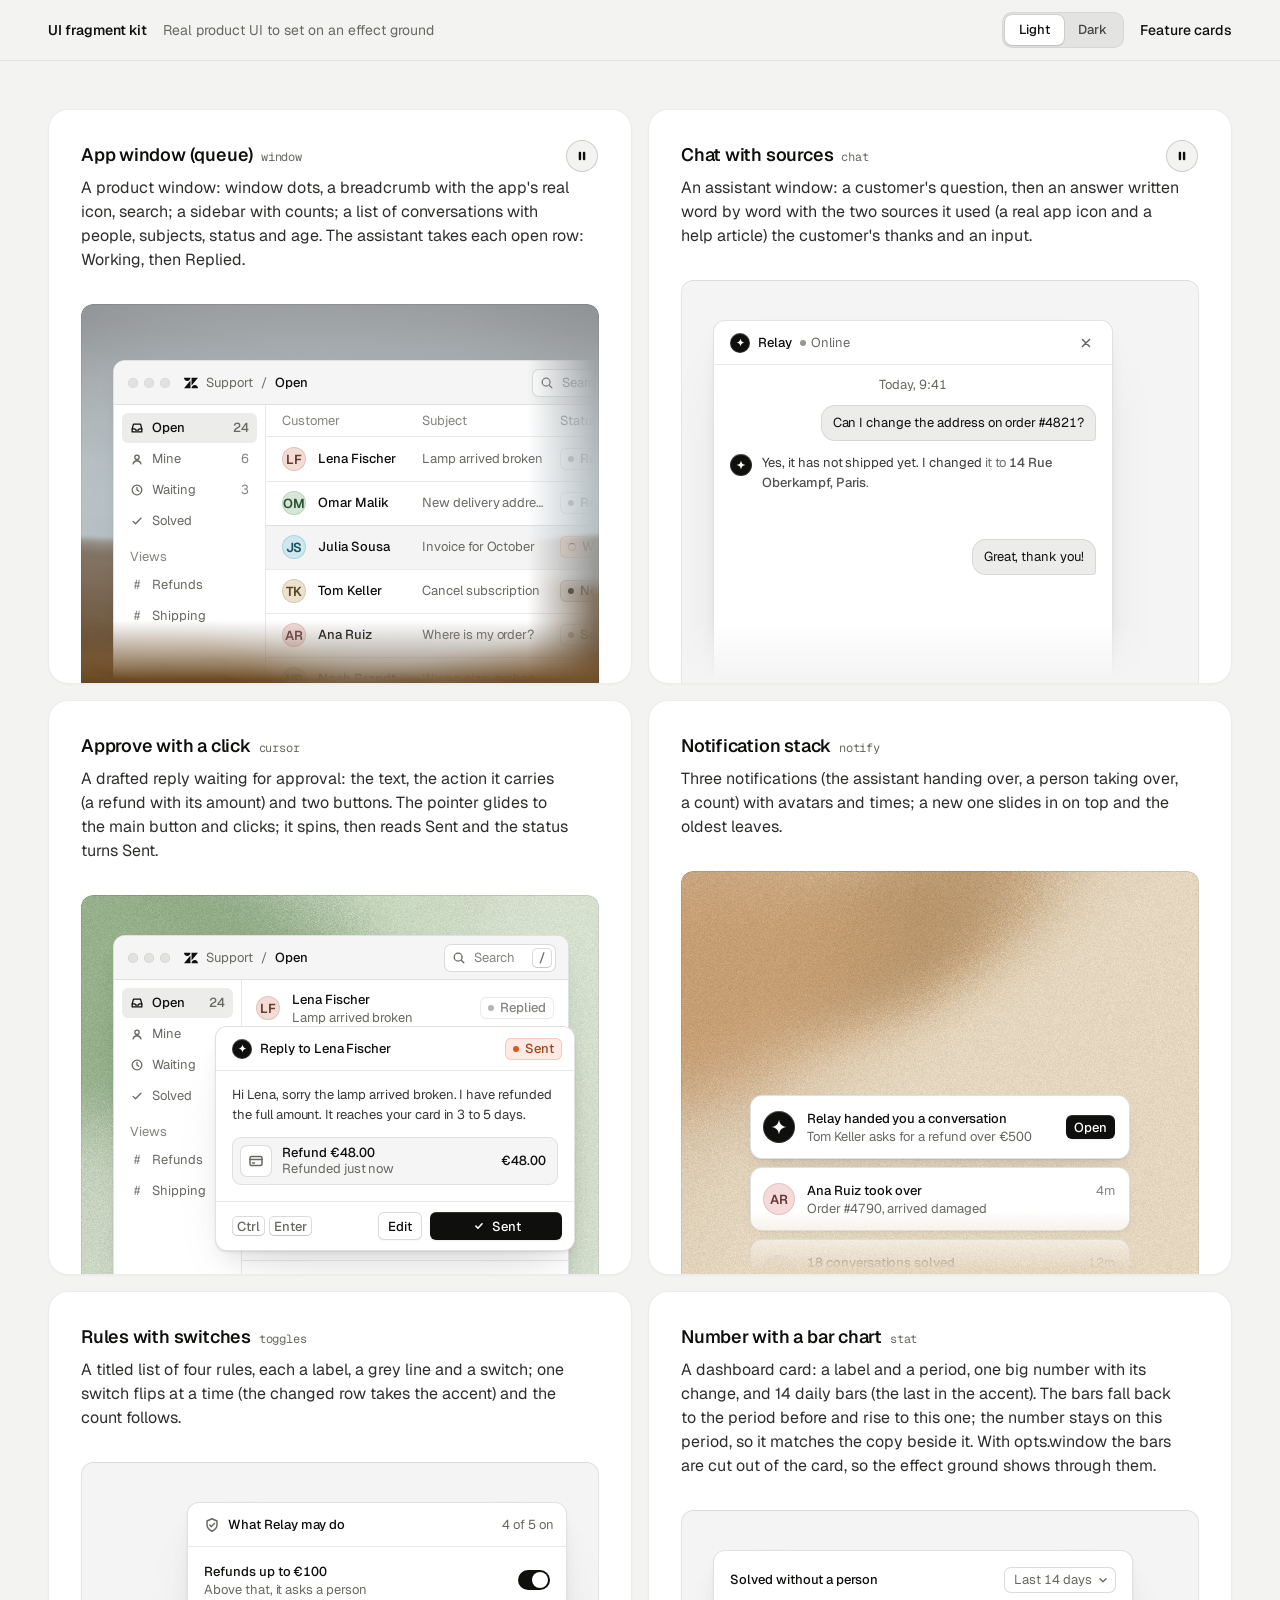
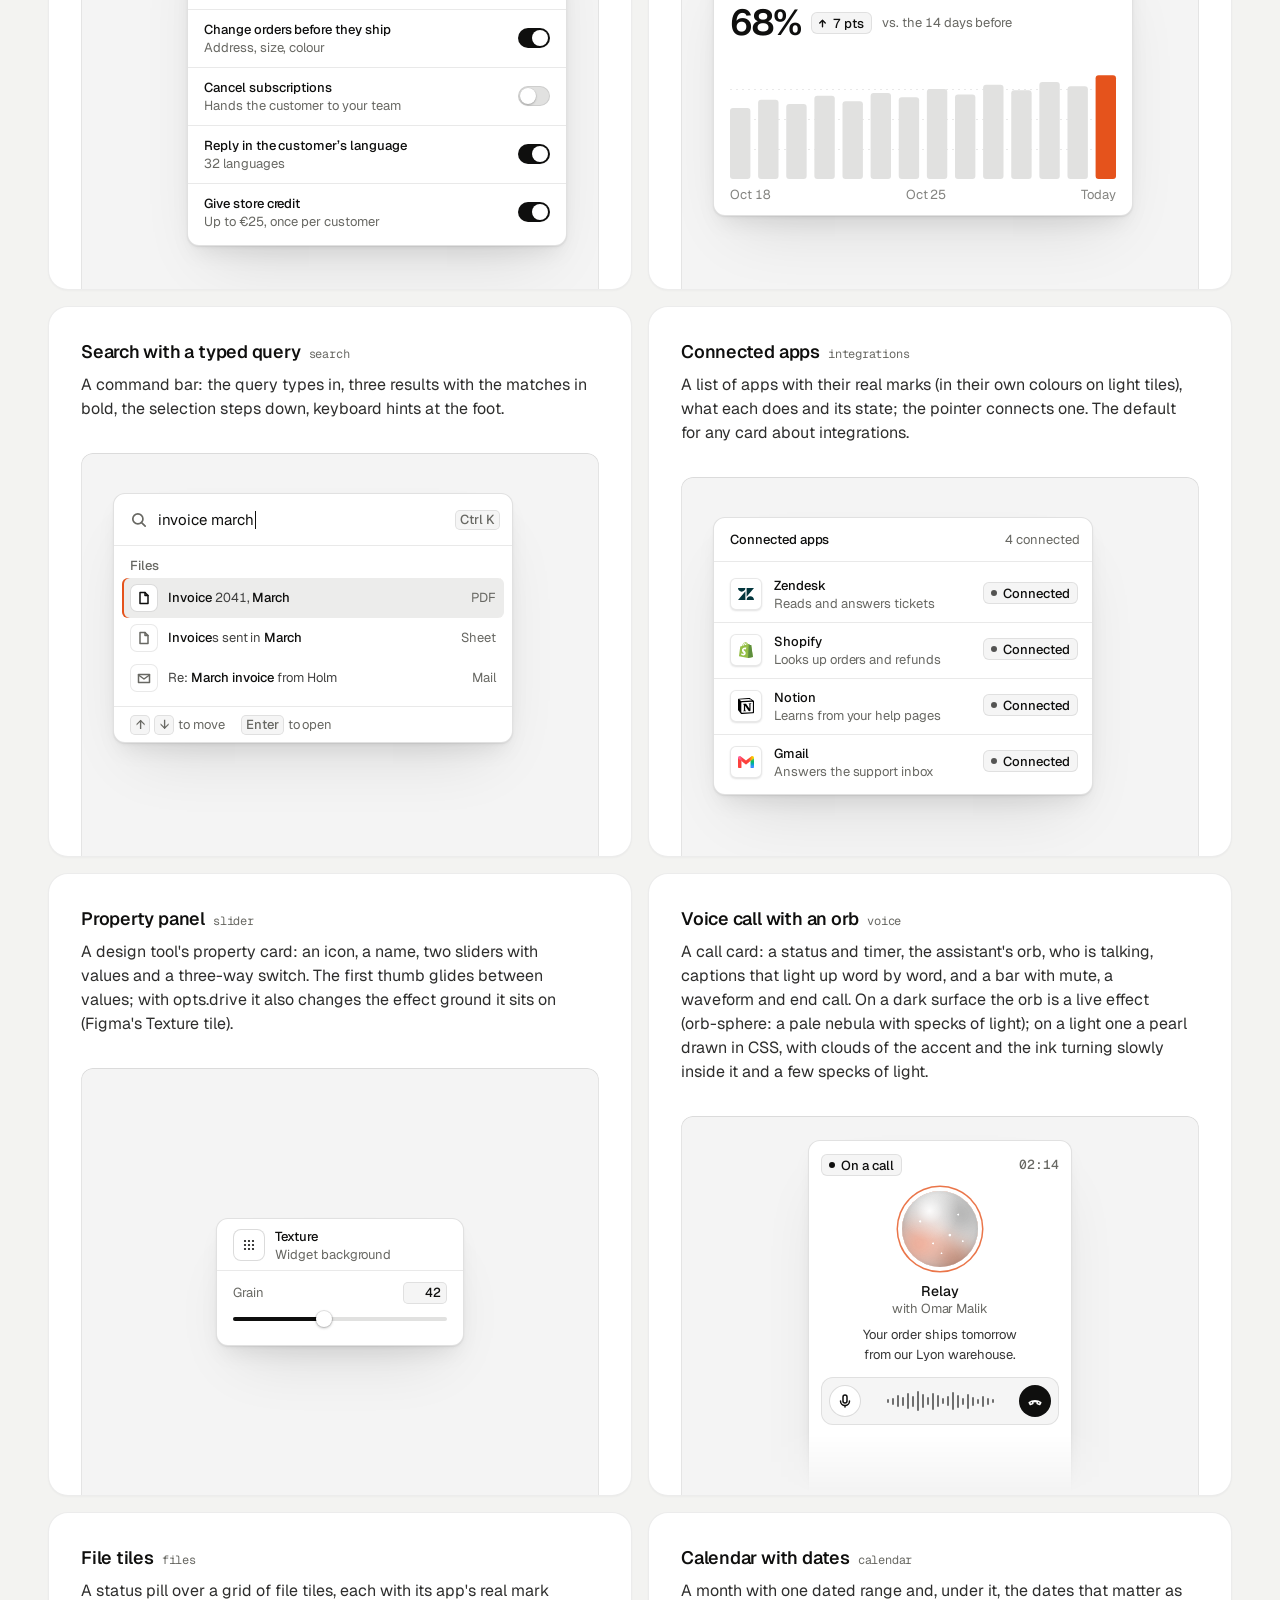
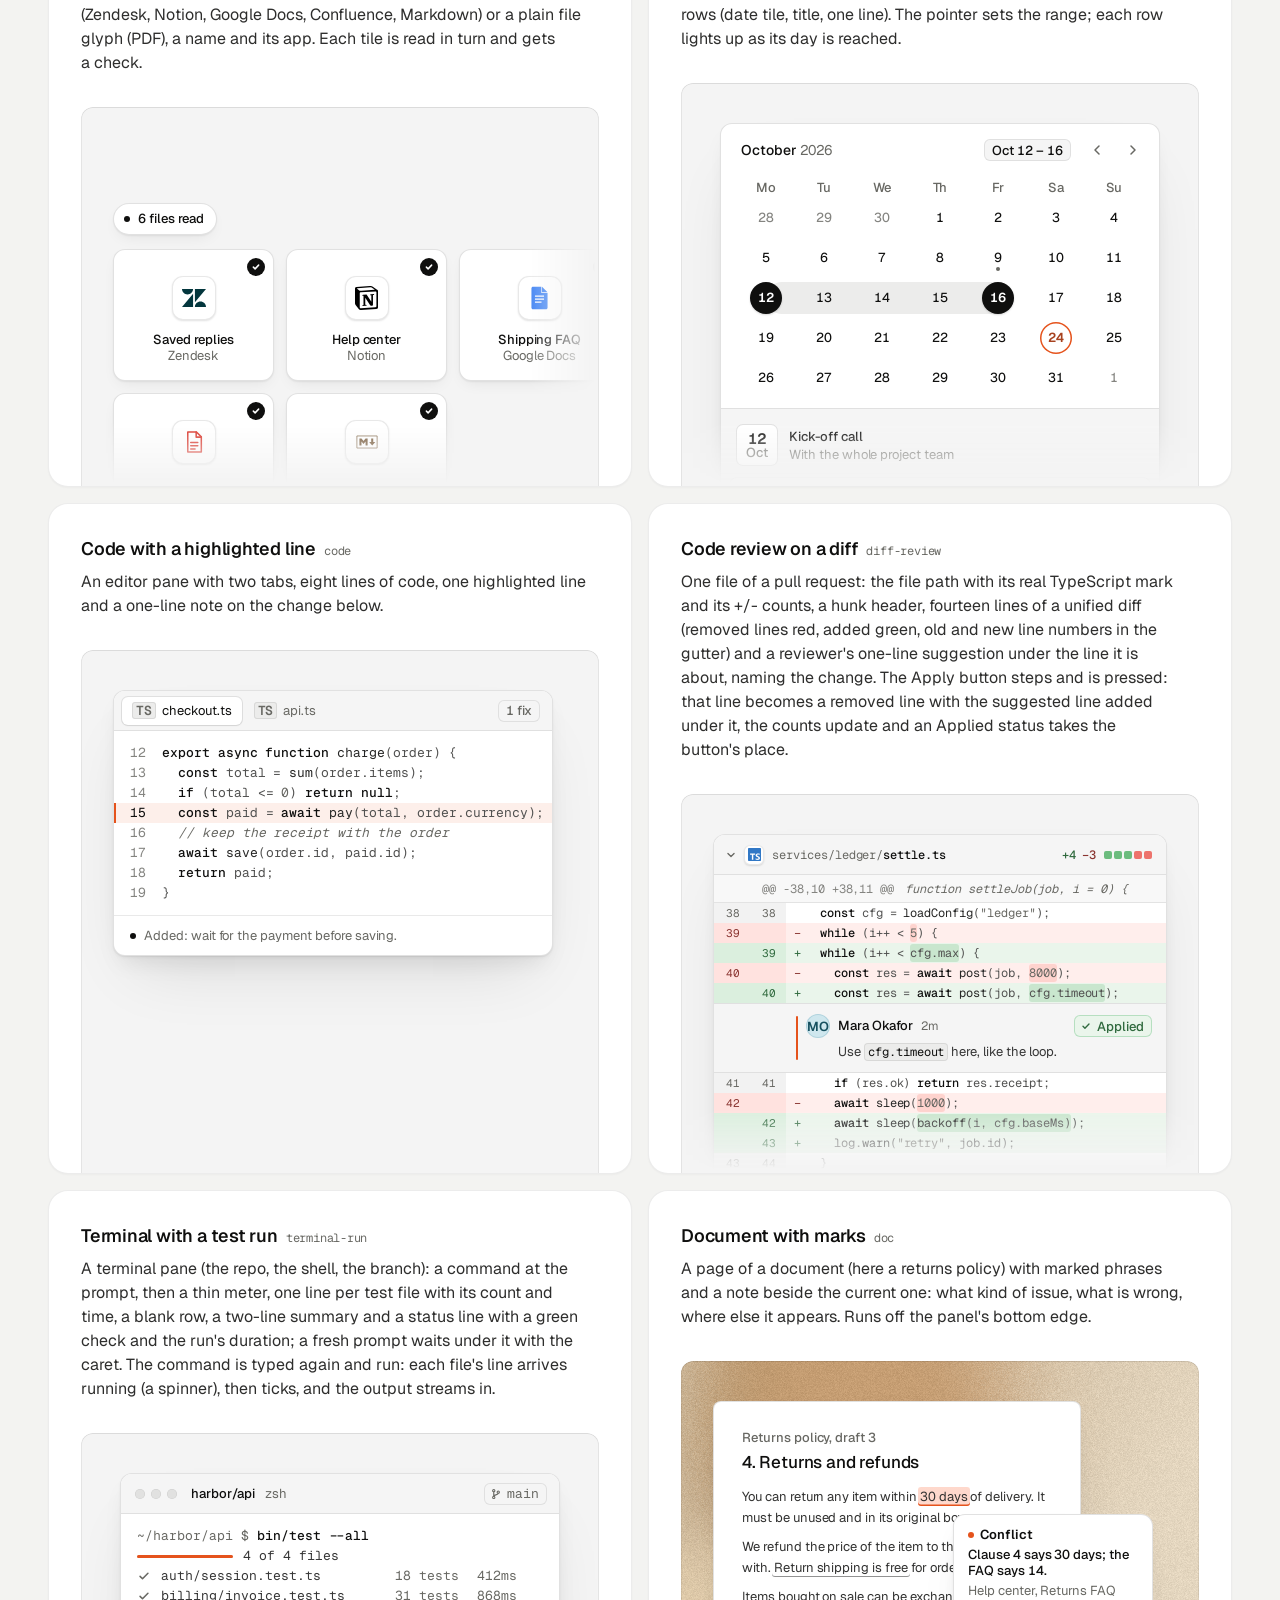
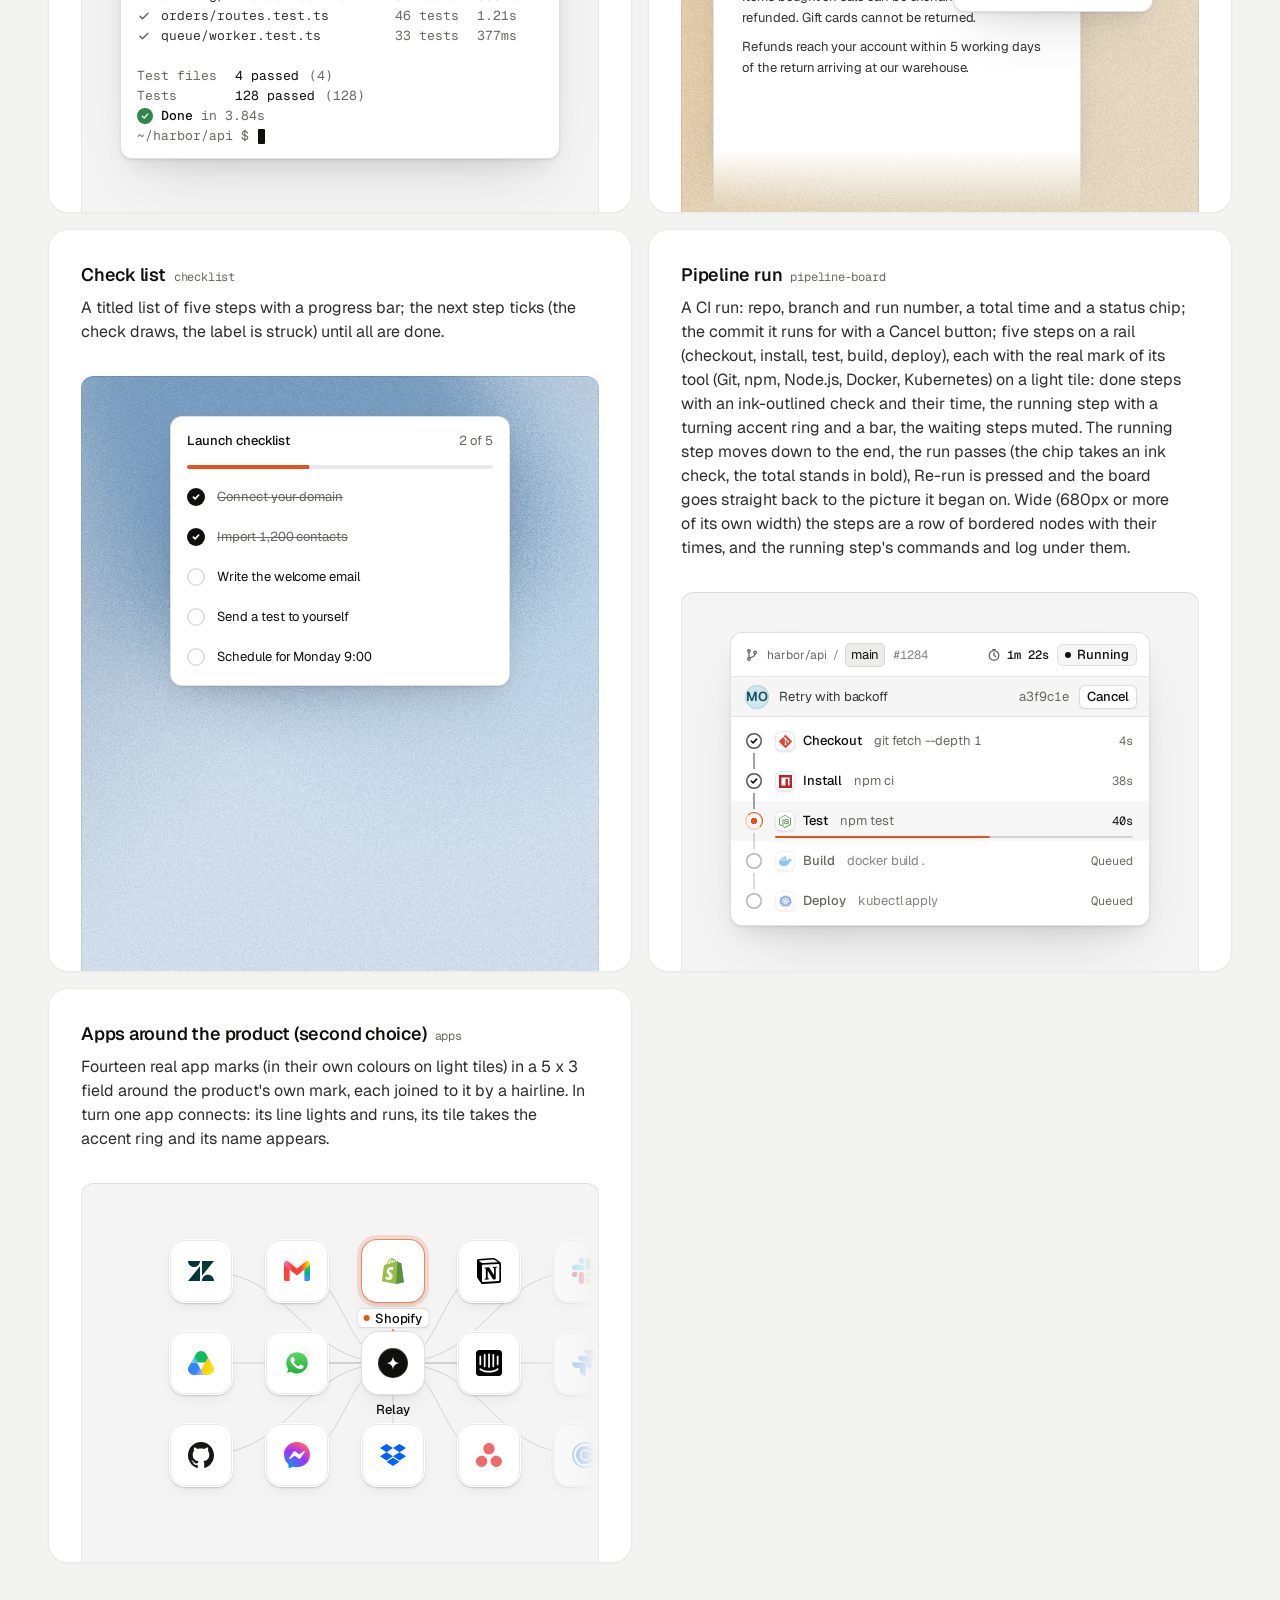
<file: .claude/skills/design-taste-frontend/assets/ui/index.html>
<!doctype html>
<html lang="en" data-theme="light">
<head>
<script>window.__tpGlMax = 16;   /* a gallery shows many live effects at once; a page of a site keeps the default 4 (fx.js) */</script>
<meta charset="utf-8">
<meta name="viewport" content="width=device-width, initial-scale=1">
<title>UI fragment kit</title>
<meta name="description" content="Nineteen pieces of real product UI from the taste-skill kit, each on an effect ground in a feature card.">
<link rel="preconnect" href="https://fonts.googleapis.com">
<link rel="preconnect" href="https://fonts.gstatic.com" crossorigin>
<link href="https://fonts.googleapis.com/css2?family=Geist:wght@300..700&family=Geist+Mono:wght@400;500&display=swap" rel="stylesheet">
<link rel="stylesheet" href="base.css">
<link rel="stylesheet" href="cards.css">
<style>
  :root { --font-text: "Geist", system-ui, sans-serif; --font-display: "Geist", system-ui, sans-serif; --font-mono: "Geist Mono", ui-monospace, monospace; }
  [data-theme="light"] { --bg: #f3f3f1; --card: #ffffff; --ink: #0f0f0e; --muted: #686863; --accent: #e5531c; --accent-ink: #ffffff; --g-bg: #e9e8e4; --g-surface: #f6f5f2; --frag: #ffffff; --warm: #c9a679; }
  [data-theme="dark"] { --bg: #070708; --card: #151517; --ink: #f2f2ef; --muted: #8f9094; --accent: #ff7a3c; --accent-ink: #120c08; --g-bg: #0e0e10; --g-surface: #1b1c1f; --frag: #1c1d20; --warm: #9c9689; }
  * { box-sizing: border-box; }
  html, body { margin: 0; }
  body { font-family: var(--font-text); background: var(--bg); color: var(--ink); -webkit-font-smoothing: antialiased; }
  .panel { --fx-bg: var(--g-bg); --fx-surface: var(--g-surface); --fx-ink: var(--ink); --fx-muted: var(--muted); --fx-accent: var(--hue, var(--warm)); --fx-accent-ink: var(--accent-ink); --calm: var(--g-bg); --p-h: 380px; }
  .top { position: sticky; top: 0; z-index: 20; background: color-mix(in oklab, var(--bg) 86%, transparent); backdrop-filter: blur(14px); -webkit-backdrop-filter: blur(14px); border-bottom: 1px solid color-mix(in oklab, var(--ink) 8%, transparent); }
  .top__in { max-width: 1232px; margin: 0 auto; padding: 0 24px; height: 60px; display: flex; align-items: center; gap: 16px; font-size: 14px; line-height: 20px; }
  .top__in strong { font-weight: 560; }
  .top__in > span { color: var(--muted); }
  .sp { flex: 1; }
  .seg { display: inline-flex; padding: 3px; border-radius: 10px; background: color-mix(in oklab, var(--ink) 6%, var(--bg)); box-shadow: inset 0 0 0 1px color-mix(in oklab, var(--ink) 6%, transparent); }
  .seg button { font: inherit; font-size: 13px; font-weight: 500; border: 0; background: none; color: color-mix(in oklab, var(--ink) 72%, var(--bg)); height: 30px; padding: 0 14px; border-radius: 7px; cursor: pointer; }
  .seg button[aria-pressed="true"] { background: var(--card); color: var(--ink); box-shadow: 0 0 0 1px color-mix(in oklab, var(--ink) 8%, transparent), 0 1px 2px rgb(0 0 0 / .1); }
  .top__in a { color: var(--ink); text-decoration: none; font-weight: 500; }
  main { max-width: 1232px; margin: 0 auto; padding: 48px 24px 96px; }
  .grid { display: grid; grid-template-columns: repeat(2, minmax(0, 1fr)); gap: 16px; }
  .card > h3 code { font: 400 12px/16px var(--font-mono); color: var(--muted); margin-left: 8px; }
  @media (max-width: 860px) { .grid { grid-template-columns: minmax(0, 1fr); } }
  @media (max-width: 600px) { main { padding: 24px 16px 64px; } .top__in { padding: 0 16px; } .top__in > span { display: none; } .panel { --p-h: 340px; } }
</style>
</head>
<body>
<header class="top">
  <div class="top__in">
    <strong>UI fragment kit</strong><span>Real product UI to set on an effect ground</span>
    <span class="sp"></span>
    <div class="seg" role="group" aria-label="Theme"><button type="button" data-mode="light" aria-pressed="true">Light</button><button type="button" data-mode="dark" aria-pressed="false">Dark</button></div>
    <a href="cards.html">Feature cards</a>
  </div>
</header>
<main><div class="grid" id="grid"></div></main>

<script type="module">
  import fx from '../effects/fx.js';
  import ui from './ui.js';
  const index = await fetch('index.json').then(r => r.json());
  // where each one sits, as its meta.json says: anchored at a corner or rising from the bottom and cut by
  // the panel's edge, or whole with 24px or more of ground round it; a fade only where an edge cuts it.
  // Only the compact slider sits in the calm middle (Figma's Texture tile); the cursor dialog is shown
  // where it belongs, over the lower-right edge of a window. [class, fade, style, opts]
  const PLACE = {
    window: ['at-corner', 'stage--fade-br', '--ay:56px'],
    chat: ['at-rise to-edge', 'stage--fade-b'],
    cursor: ['at-over', '', '--bx:24px;--by:24px'],
    notify: ['at-rise fit', 'stage--fade-b', '--ay:calc(100% - 180px);--ay-sm:calc(100% - 180px);--fit-max:380px'],
    toggles: ['at-right', ''],
    stat: ['at-corner', ''],
    search: ['at-corner', ''],
    integrations: ['at-corner', ''],
    slider: ['at-center', '', '', '{"compact":true,"drive":{"param":"grain","min":0.15,"max":0.95}}'],
    voice: ['at-rise to-edge fit', 'stage--fade-b', '--ax:max(24px, 50% - 132px);--ay:24px;--fit-max:264px'],
    files: ['at-corner wide', 'stage--fade-br', '--w:680px;--ay:96px'],
    calendar: ['at-rise fit', 'stage--fade-b', '--fit-max:440px'],
    code: ['at-corner', ''],
    'diff-review': ['at-corner fit', 'stage--fade-b', '--fit-max:480px'],
    'terminal-run': ['at-rise fit', '', '--fit-max:440px'],
    'pipeline-board': ['at-rise fit', '', '--fit-max:420px'],
    doc: ['at-corner to-edge', 'stage--fade-b'],
    checklist: ['at-rise fit', '', '--fit-max:340px'],
    apps: ['at-corner wide', 'stage--fade-br', '--w:560px;--ay:48px'],
  };
  // grounds behind UI are soft lit fields (never a line or dot pattern), on both themes: the bright
  // picture behind dark UI on the dark page, a clear step darker than white UI on the light page
  // the painting stays abstract (a mist over warm sand, level, fully soft) and shows once on the page
  const PAINT = ['painterly-landscape', { blur: 1, brush: 0.35, slope: 0, hillY: 0.3, horizon: 0.62, calm: 0.2, calmX: 0.6, calmY: 0.8, drift: 0, side: 1 }, '{"bg":"#a3b0b6","accent":"#c49a6c"}'];
  const GRAIN = ['grain-gradient', { speed: 0, grainMotion: 0, calm: 0.2, calmX: 0.5, calmY: 0.6, tint: 0.6, contrast: 0.6 }, '{"bg":"#d9ccb7","surface":"#e9e0d2","ink":"#2a2622","muted":"#6f675c","accent":"#a8794a"}'];
  const SKY = [GRAIN[0], GRAIN[1], '{"bg":"#c6d3df","surface":"#d6e0e9","ink":"#25303a","muted":"#5d6873","accent":"#3f6a92"}'];
  const SAGE = [GRAIN[0], GRAIN[1], '{"bg":"#cdd6c6","surface":"#dce3d6","ink":"#262d24","muted":"#5f6a5a","accent":"#6c8e63"}'];
  const GROUND = (m, i) => (m.name === 'slider' ? GRAIN : i === 0 ? PAINT : [GRAIN, SKY, SAGE][i % 3]);
  const q = new URLSearchParams(location.search);
  const grid = document.getElementById('grid');
  grid.innerHTML = index.fragments.map((m, i) => {
    const [at, fade, extra = '', opts = ''] = PLACE[m.name] || ['at-corner', 'stage--fade-br'];
    const [id, params, pal] = GROUND(m, i);
    const w = at === 'at-center' ? '' : ` style="--ax:32px;--ay:40px;${extra}"`;
    const o = opts ? ` data-ui-opts='${opts}'` : '';
    // the cursor is a dialog over a window's edge: the window under it holds still
    const under = m.name === 'cursor' ? `<div class="at-corner" style="--ax:32px;--ay:40px" data-ui-load="window" data-ui-opts='{"compact":true}' data-ui-still></div>` : '';
    return `<article class="card card--row"><h3>${m.title}<code>${m.name}</code></h3><p>${m.shows}</p>
      <div class="panel" data-fx="${id}" data-fx-seed="${(i + 1) * 17}" data-fx-params='${JSON.stringify(params)}' data-fx-palette='${pal}' style="--calm-k:0%">
        <div class="stage ${fade}">${under}<div class="${at}"${w}${o} data-ui-load="${m.name}"></div></div></div></article>`;
  }).join('');
  function setMode(mode) {
    document.documentElement.dataset.theme = mode;
    document.querySelectorAll('.seg button').forEach(b => b.setAttribute('aria-pressed', String(b.dataset.mode === mode)));
  }
  setMode(q.get('mode') === 'dark' ? 'dark' : 'light');
  if (q.has('t')) fx.setClock(+q.get('t'));
  // each ground is drawn once near the screen and kept as a picture (its WebGL context freed), so nineteen
  // panels need one or two contexts, not nineteen
  await Promise.all([ui.loadAll(grid), ui.grounds(grid, fx)]);
  document.documentElement.dataset.ready = '1';
  document.querySelectorAll('.seg button').forEach(b => b.addEventListener('click', async () => {
    setMode(b.dataset.mode);
    for (const el of grid.querySelectorAll('[data-ui]')) el.__ui?.repaint?.();
    await ui.grounds(grid, fx);
  }));
</script>
</body>
</html>
</file>
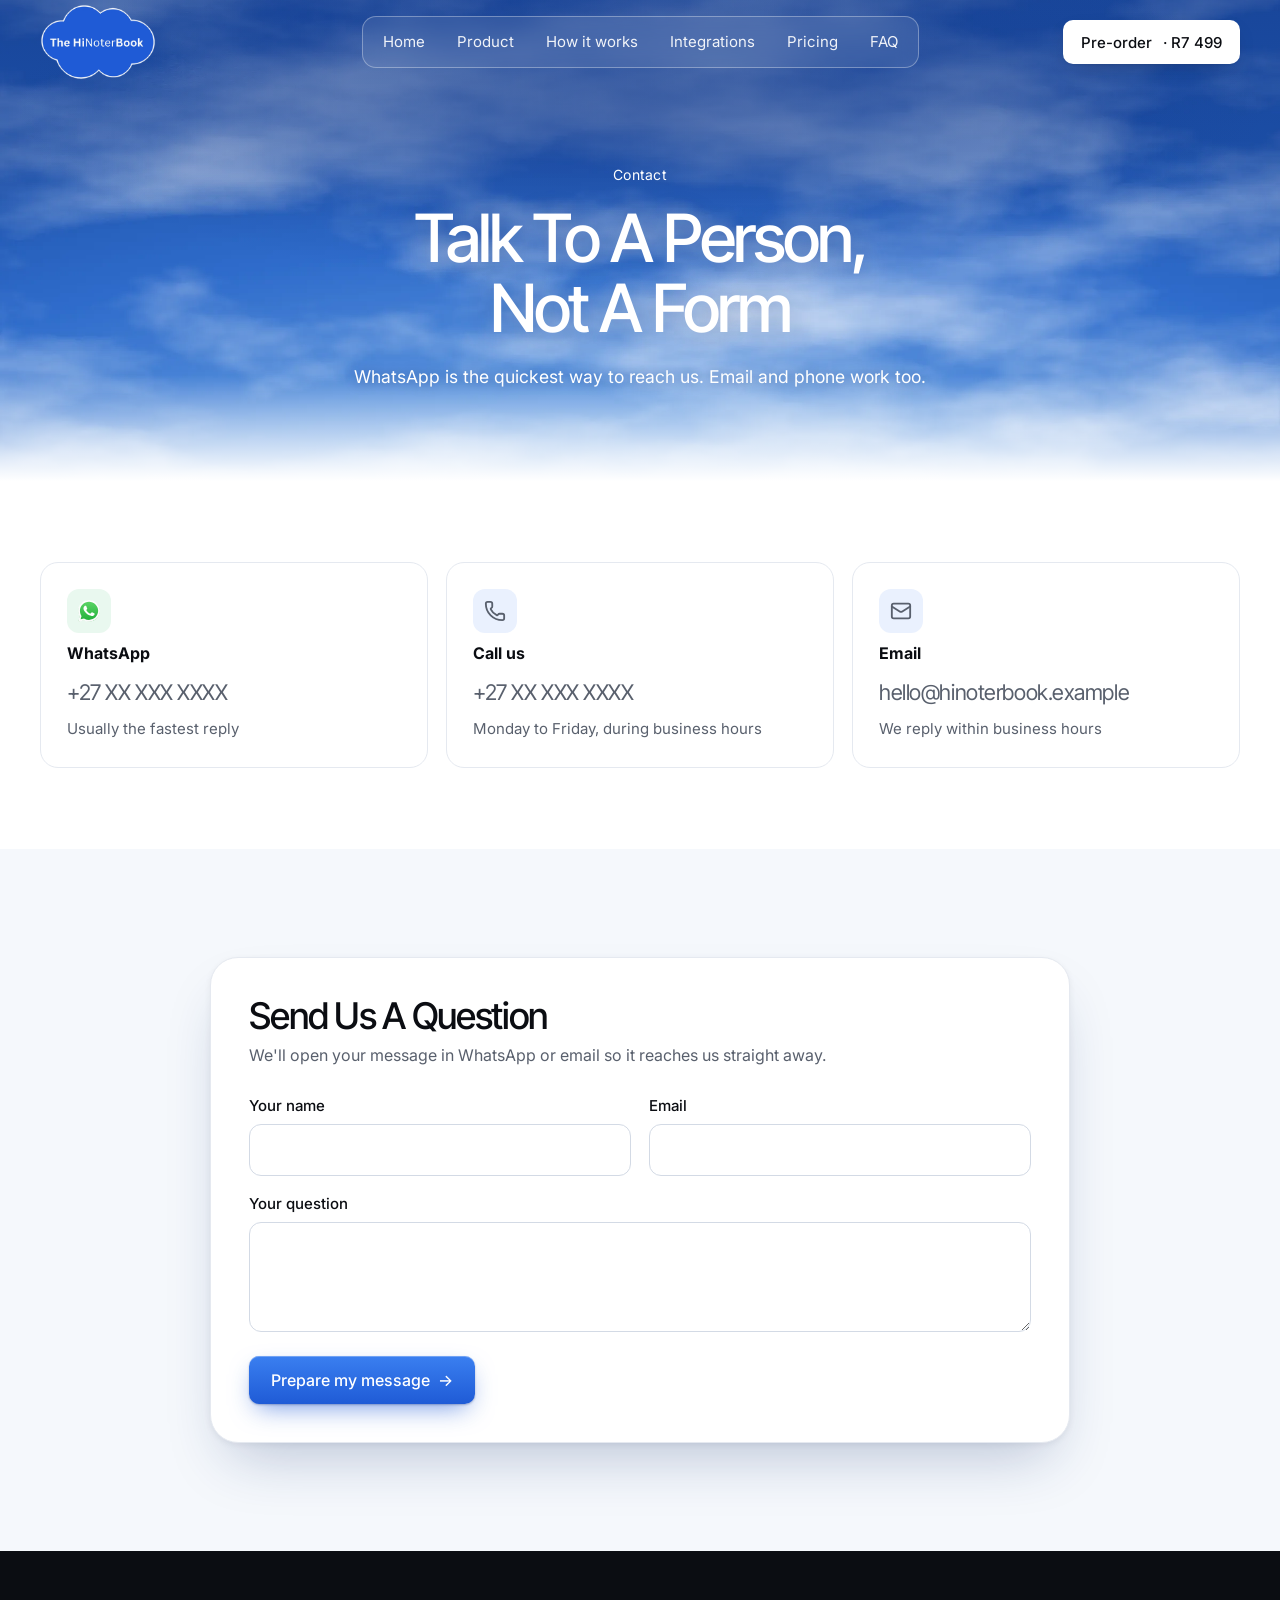
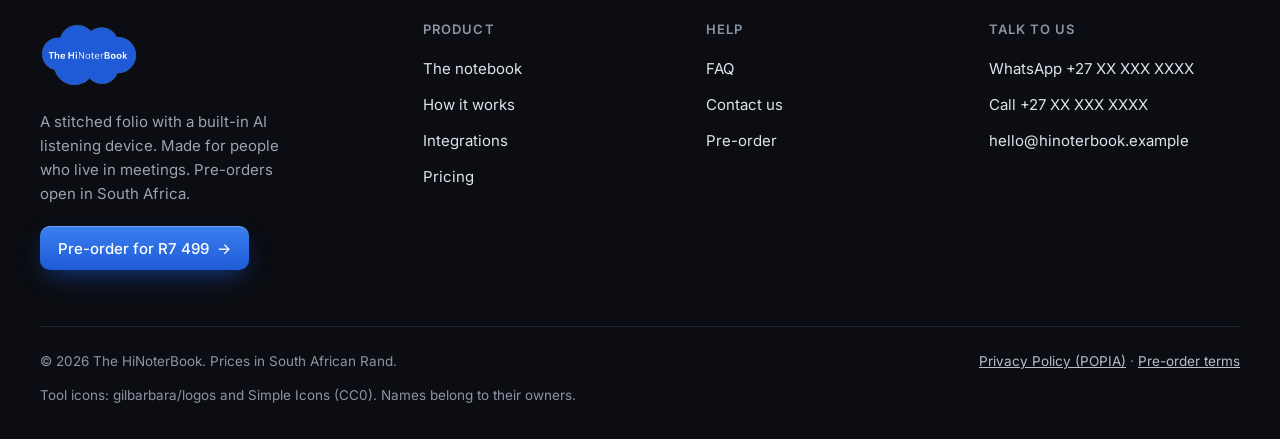
<file: preview/contact.html>
<!doctype html>
<html lang="en-ZA">
<head>
<meta charset="utf-8">
<meta name="viewport" content="width=device-width, initial-scale=1">
<title>Contact Us | The HiNoterBook</title>
<meta name="description" content="Questions about The HiNoterBook AI note taker or your pre-order? Contact our team by WhatsApp, phone or email.">
<meta name="robots" content="index, follow, max-image-preview:large, max-snippet:-1, max-video-preview:-1">
<link rel="canonical" href="https://hinoterbook.co.za/contact.html">
<meta name="theme-color" content="#1f5bd6">
<meta name="application-name" content="The HiNoterBook">
<meta property="og:type" content="website">
<meta property="og:locale" content="en_ZA">
<meta property="og:site_name" content="The HiNoterBook">
<meta property="og:title" content="Contact Us | The HiNoterBook">
<meta property="og:description" content="Questions about The HiNoterBook AI note taker or your pre-order? Contact our team by WhatsApp, phone or email.">
<meta property="og:url" content="https://hinoterbook.co.za/contact.html">
<meta property="og:image" content="https://hinoterbook.co.za/og.jpg">
<meta property="og:image:width" content="1200">
<meta property="og:image:height" content="630">
<meta property="og:image:alt" content="The HiNoterBook: Your In-person AI NoteTaker. RRP R7 499 with free HiNoter Earpods.">
<meta name="twitter:card" content="summary_large_image">
<meta name="twitter:title" content="Contact Us | The HiNoterBook">
<meta name="twitter:description" content="Questions about The HiNoterBook AI note taker or your pre-order? Contact our team by WhatsApp, phone or email.">
<meta name="twitter:image" content="https://hinoterbook.co.za/og.jpg">
<link rel="manifest" href="site.webmanifest">
<script type="application/ld+json">{"@context": "https://schema.org", "@graph": [{"@type": "Organization", "@id": "https://hinoterbook.co.za/#organization", "name": "The HiNoterBook", "url": "https://hinoterbook.co.za/", "logo": {"@type": "ImageObject", "url": "https://hinoterbook.co.za/assets/img/logo.png", "width": 337, "height": 220}, "slogan": "Your In-person AI NoteTaker", "areaServed": {"@type": "Country", "name": "South Africa"}}, {"@type": "WebSite", "@id": "https://hinoterbook.co.za/#website", "url": "https://hinoterbook.co.za/", "name": "The HiNoterBook", "description": "Your In-person AI NoteTaker", "inLanguage": "en-ZA", "publisher": {"@id": "https://hinoterbook.co.za/#organization"}}, {"@type": "WebPage", "@id": "https://hinoterbook.co.za/contact.html#webpage", "url": "https://hinoterbook.co.za/contact.html", "name": "Contact Us | The HiNoterBook", "description": "Questions about The HiNoterBook AI note taker or your pre-order? Contact our team by WhatsApp, phone or email.", "inLanguage": "en-ZA", "isPartOf": {"@id": "https://hinoterbook.co.za/#website"}, "about": {"@id": "https://hinoterbook.co.za/#product"}, "breadcrumb": {"@type": "BreadcrumbList", "itemListElement": [{"@type": "ListItem", "position": 1, "name": "Home", "item": "https://hinoterbook.co.za/"}, {"@type": "ListItem", "position": 2, "name": "Contact", "item": "https://hinoterbook.co.za/contact.html"}]}}]}</script>

<link rel="icon" href="favicon-32.png" sizes="32x32" type="image/png">
<link rel="icon" href="favicon-64.png" sizes="64x64" type="image/png">
<link rel="apple-touch-icon" href="apple-touch-icon.png">
<link rel="preconnect" href="https://fonts.googleapis.com">
<link rel="preconnect" href="https://fonts.gstatic.com" crossorigin>
<link rel="stylesheet" href="https://fonts.googleapis.com/css2?family=Inter:wght@400;500;600&family=Inter+Tight:wght@500;600&display=swap">
<link rel="stylesheet" href="assets/css/site.css">
<script>window.SITE={"brand": "The HiNoterBook", "price": "R7\u00a0499", "priceReward": "R6\u00a0749", "reward": "10%", "gift": "free HiNoter Earpods worth R999", "whatsapp": "27XXXXXXXXX", "email": "hello@hinoterbook.example", "orderEmail": "info@survivalguide.co.za"};</script>
<script>/* Always open a page at the top (unless the link points to a spot on the page) */
try{if("scrollRestoration" in history)history.scrollRestoration="manual";}catch(e){}
(function(){function top(){if(!location.hash){document.documentElement.style.scrollBehavior="auto";window.scrollTo(0,0);document.documentElement.style.scrollBehavior="";}}
document.addEventListener("DOMContentLoaded",top);window.addEventListener("load",top);window.addEventListener("pageshow",function(e){if(e.persisted)top();});})();</script>
<script defer src="assets/js/site.js"></script>
</head>
<body>
<a class="skip" href="#main">Skip to content</a>
<header class="site-header">
  <div class="wrap bar">
    <a class="brand" href="index.html" aria-label="The HiNoterBook home"><img class="brand-logo" src="assets/img/logo-outline.png" alt="The HiNoterBook" width="337" height="220"></a>
    <nav class="nav-pill" aria-label="Main"><a href="index.html">Home</a><a href="product.html">Product</a><a href="how-it-works.html">How it works</a><a href="integrations.html">Integrations</a><a href="pricing.html">Pricing</a><a href="faq.html">FAQ</a></nav>
    <div class="head-actions">
      <a class="btn btn-white btn-sm" href="pre-order.html">Pre-order<span class="long">&nbsp;· R7 499</span></a>
      <button class="menu-btn" type="button" aria-expanded="false" aria-controls="mobile-menu" aria-label="Open menu"><span></span></button>
    </div>
  </div>
</header>
<div class="mobile-menu" id="mobile-menu">
  <nav aria-label="Mobile"><a class="m-link" href="index.html">Home<span aria-hidden="true">→</span></a><a class="m-link" href="product.html">Product<span aria-hidden="true">→</span></a><a class="m-link" href="how-it-works.html">How it works<span aria-hidden="true">→</span></a><a class="m-link" href="integrations.html">Integrations<span aria-hidden="true">→</span></a><a class="m-link" href="pricing.html">Pricing<span aria-hidden="true">→</span></a><a class="m-link" href="faq.html">FAQ<span aria-hidden="true">→</span></a><a class="m-link" href="contact.html" aria-current="page">Contact<span aria-hidden="true">→</span></a></nav>
  <a class="btn btn-primary" href="pre-order.html">Pre-order for R7 499 <span class="arr" aria-hidden="true">→</span></a>
  <p class="m-contact">Questions? <a class="link" href="https://wa.me/27XXXXXXXXX">WhatsApp us</a> or call <a class="link" href="tel:+27XXXXXXXXX">+27 XX XXX XXXX</a>.</p>
</div>
<main id="main">
<section class="sky page-hero"><div class="wrap" data-enter>
  <span class="crumb">Contact</span>
  <h1>Talk to a person, not a form</h1>
  <p class="lede">WhatsApp is the quickest way to reach us. Email and phone work too.</p>
  
</div></section>
<section class="section-tight"><div class="wrap">
  <div class="contact-grid">
    <a class="c-card" href="https://wa.me/27XXXXXXXXX"><span class="ic" style="background:#e9f8ef"><img src="assets/icons/whatsapp.svg" alt="" width="22" height="22"></span><b>WhatsApp</b><span class="v">+27 XX XXX XXXX</span><span>Usually the fastest reply</span></a>
    <a class="c-card" href="tel:+27XXXXXXXXX"><span class="ic"><svg aria-hidden="true" focusable="false" xmlns="http://www.w3.org/2000/svg" viewBox="0 0 24 24" width="20" height="20" fill="none" stroke="currentColor" stroke-width="2" stroke-linecap="round" stroke-linejoin="round"><path fill="none" stroke="currentColor" stroke-linecap="round" stroke-linejoin="round" stroke-width="2" d="M13.832 16.568a1 1 0 0 0 1.213-.303l.355-.465A2 2 0 0 1 17 15h3a2 2 0 0 1 2 2v3a2 2 0 0 1-2 2A18 18 0 0 1 2 4a2 2 0 0 1 2-2h3a2 2 0 0 1 2 2v3a2 2 0 0 1-.8 1.6l-.468.351a1 1 0 0 0-.292 1.233a14 14 0 0 0 6.392 6.384"/></svg></span><b>Call us</b><span class="v">+27 XX XXX XXXX</span><span>Monday to Friday, during business hours</span></a>
    <a class="c-card" href="mailto:hello@hinoterbook.example"><span class="ic"><svg aria-hidden="true" focusable="false" xmlns="http://www.w3.org/2000/svg" viewBox="0 0 24 24" width="20" height="20" fill="none" stroke="currentColor" stroke-width="2" stroke-linecap="round" stroke-linejoin="round"><g fill="none" stroke="currentColor" stroke-linecap="round" stroke-linejoin="round" stroke-width="2"><path d="m22 7l-8.991 5.727a2 2 0 0 1-2.009 0L2 7"/><rect width="20" height="16" x="2" y="4" rx="2"/></g></svg></span><b>Email</b><span class="v" style="word-break:break-all">hello@hinoterbook.example</span><span>We reply within business hours</span></a>
  </div>
</div></section>
<section class="section ground-surface"><div class="wrap wrap-narrow">
<div data-form-shell>
  <div class="form-card">
    <form id="contact-form" novalidate>
      <h2>Send us a question</h2><p class="lede">We'll open your message in WhatsApp or email so it reaches us straight away.</p>
      <div class="fields">
        <div class="field"><label for="cname">Your name</label><input id="cname" name="cname" autocomplete="name"><span class="err" role="alert"></span></div>
        <div class="field"><label for="cemail">Email</label><input id="cemail" name="cemail" type="email" autocomplete="email"><span class="err" role="alert"></span></div>
        <div class="field full"><label for="cmsg">Your question</label><textarea id="cmsg" name="cmsg"></textarea><span class="err" role="alert"></span></div>
      </div>
      <div class="form-foot"><button class="btn btn-primary" type="submit">Prepare my message <span class="arr" aria-hidden="true">→</span></button></div>
    </form>
    <div class="success" role="status"><div class="tick"><svg aria-hidden="true" focusable="false" xmlns="http://www.w3.org/2000/svg" viewBox="0 0 24 24" width="20" height="20" fill="none" stroke="currentColor" stroke-width="2" stroke-linecap="round" stroke-linejoin="round"><path fill="none" stroke="currentColor" stroke-linecap="round" stroke-linejoin="round" stroke-width="2" d="M20 6L9 17l-5-5"/></svg></div><h2>Your message is ready</h2><p>Choose how to send it. We'll get back to you as soon as we can.</p>
      <div class="form-foot"><a class="btn btn-primary" data-send-wa href="#" target="_blank" rel="noopener">Send on WhatsApp <span class="arr" aria-hidden="true">→</span></a><a class="btn btn-ghost" data-send-mail href="#">Send by email</a></div></div>
  </div>
</div>
</div></section>
</main>
<div class="promo" id="promo" hidden>
  <div class="promo-backdrop" data-promo-close></div>
  <div class="promo-card" role="dialog" aria-modal="true" aria-labelledby="promo-title" aria-describedby="promo-desc">
    <button class="promo-x" type="button" aria-label="Close" data-promo-close><svg aria-hidden="true" focusable="false" xmlns="http://www.w3.org/2000/svg" viewBox="0 0 24 24" width="20" height="20" fill="none" stroke="currentColor" stroke-width="2" stroke-linecap="round" stroke-linejoin="round"><path fill="none" stroke="currentColor" stroke-linecap="round" stroke-linejoin="round" stroke-width="2" d="M18 6L6 18M6 6l12 12"/></svg></button>
    <span class="promo-tag"><svg aria-hidden="true" focusable="false" xmlns="http://www.w3.org/2000/svg" viewBox="0 0 24 24" width="20" height="20" fill="none" stroke="currentColor" stroke-width="2" stroke-linecap="round" stroke-linejoin="round"><g fill="none" stroke="currentColor" stroke-linecap="round" stroke-linejoin="round" stroke-width="2"><path d="M12 7v14m8-10v8a2 2 0 0 1-2 2H6a2 2 0 0 1-2-2v-8m3.5-4a1 1 0 0 1 0-5A4.8 8 0 0 1 12 7a4.8 8 0 0 1 4.5-5a1 1 0 0 1 0 5"/><rect width="18" height="4" x="3" y="7" rx="1"/></g></svg>Welcome gift</span>
    <h2 id="promo-title">Scratch to reveal your 10% off</h2>
    <p id="promo-desc">A thank-you for being early. Scratch the card and pay R6 749 instead of R7 499 RRP, plus free HiNoter Earpods worth R999.</p>
    <div data-scratch-group>
    <div class="scratch" data-scratch>
      <div class="scratch-under" aria-hidden="true">
        <span class="k">Your reward</span>
        <span class="v">10<small>% off</small></span>
        <span class="s">You pay R6 749 instead of R7 499 RRP</span>
      </div>
      <canvas aria-label="Scratch card. Scratch to reveal your reward, or use the Reveal button below." role="img"></canvas>
      <div class="confetti" aria-hidden="true"></div>
    </div>
    <div class="scratch-tools">
      <button class="btn btn-ghost before" type="button" data-reveal>Reveal my reward</button>
      <a class="btn btn-primary reward-won" href="pre-order.html">Claim 10% with my pre-order <span class="arr" aria-hidden="true">→</span></a>
    </div>
    </div>
    <button class="promo-later" type="button" data-promo-close>Maybe later</button>
  </div>
</div>
<footer class="site-footer">
  <div class="wrap">
    <div class="f-top">
      <div>
        <a class="brand" href="index.html" aria-label="The HiNoterBook home"><img class="brand-logo" src="assets/img/logo.png" alt="The HiNoterBook" width="337" height="220"></a>
        <p>A stitched folio with a built-in AI listening device. Made for people who live in meetings. Pre-orders open in South Africa.</p>
        <a class="btn btn-primary btn-sm f-cta" href="pre-order.html">Pre-order for R7 499 <span class="arr" aria-hidden="true">→</span></a>
      </div>
      <div class="f-col"><h2>Product</h2><ul>
        <li><a href="product.html">The notebook</a></li>
        <li><a href="how-it-works.html">How it works</a></li>
        <li><a href="integrations.html">Integrations</a></li>
        <li><a href="pricing.html">Pricing</a></li>
      </ul></div>
      <div class="f-col"><h2>Help</h2><ul>
        <li><a href="faq.html">FAQ</a></li>
        <li><a href="contact.html">Contact us</a></li>
        <li><a href="pre-order.html">Pre-order</a></li>
      </ul></div>
      <div class="f-col"><h2>Talk to us</h2><ul>
        <li><a href="https://wa.me/27XXXXXXXXX">WhatsApp +27 XX XXX XXXX</a></li>
        <li><a href="tel:+27XXXXXXXXX">Call +27 XX XXX XXXX</a></li>
        <li><a href="mailto:hello@hinoterbook.example">hello@hinoterbook.example</a></li>
      </ul></div>
    </div>
    <div class="f-bottom">
      <span>© 2026 The HiNoterBook. Prices in South African Rand.</span>
      <span><a href="privacy.html">Privacy Policy (POPIA)</a> · <a href="terms.html">Pre-order terms</a></span>
      <span>Tool icons: gilbarbara/logos and Simple Icons (CC0). Names belong to their owners.</span>
    </div>
  </div>
</footer>
<div class="sr-only" aria-live="polite" id="scratch-live"></div>
</body>
</html>
</file>
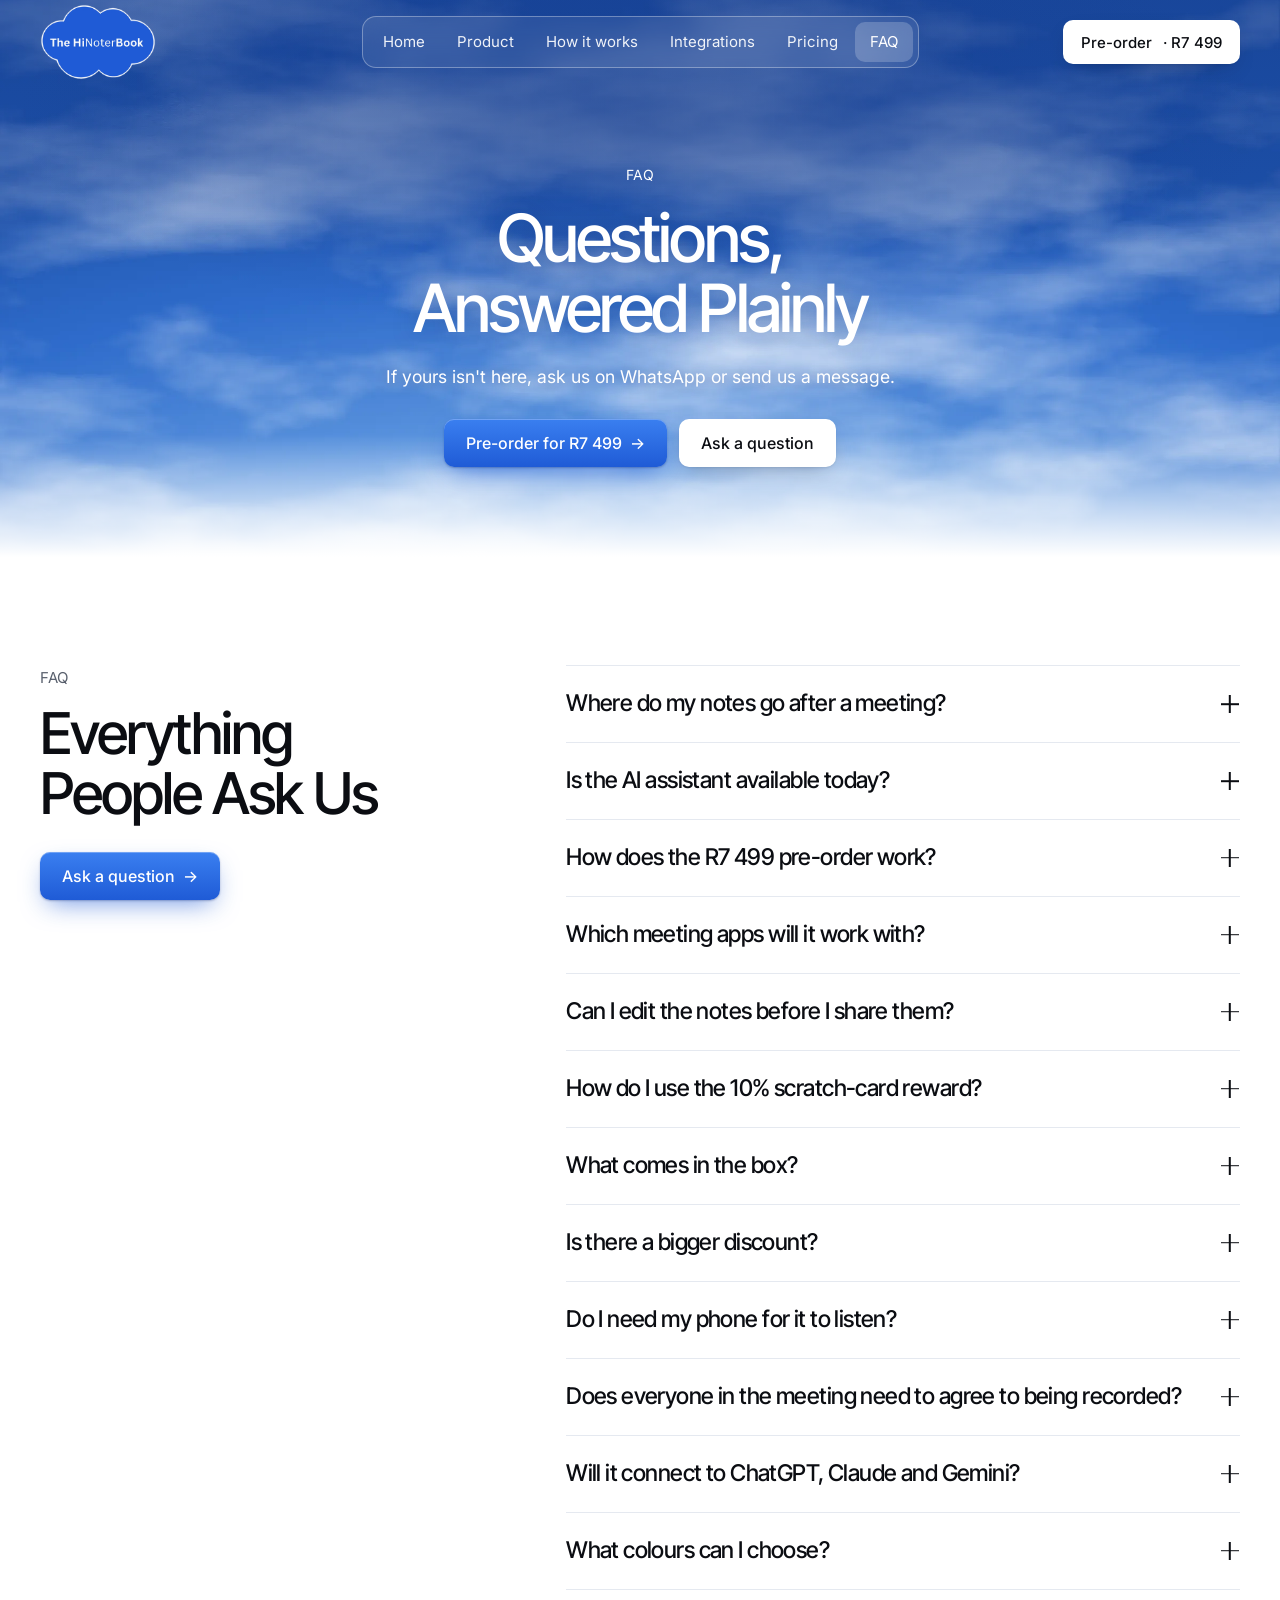
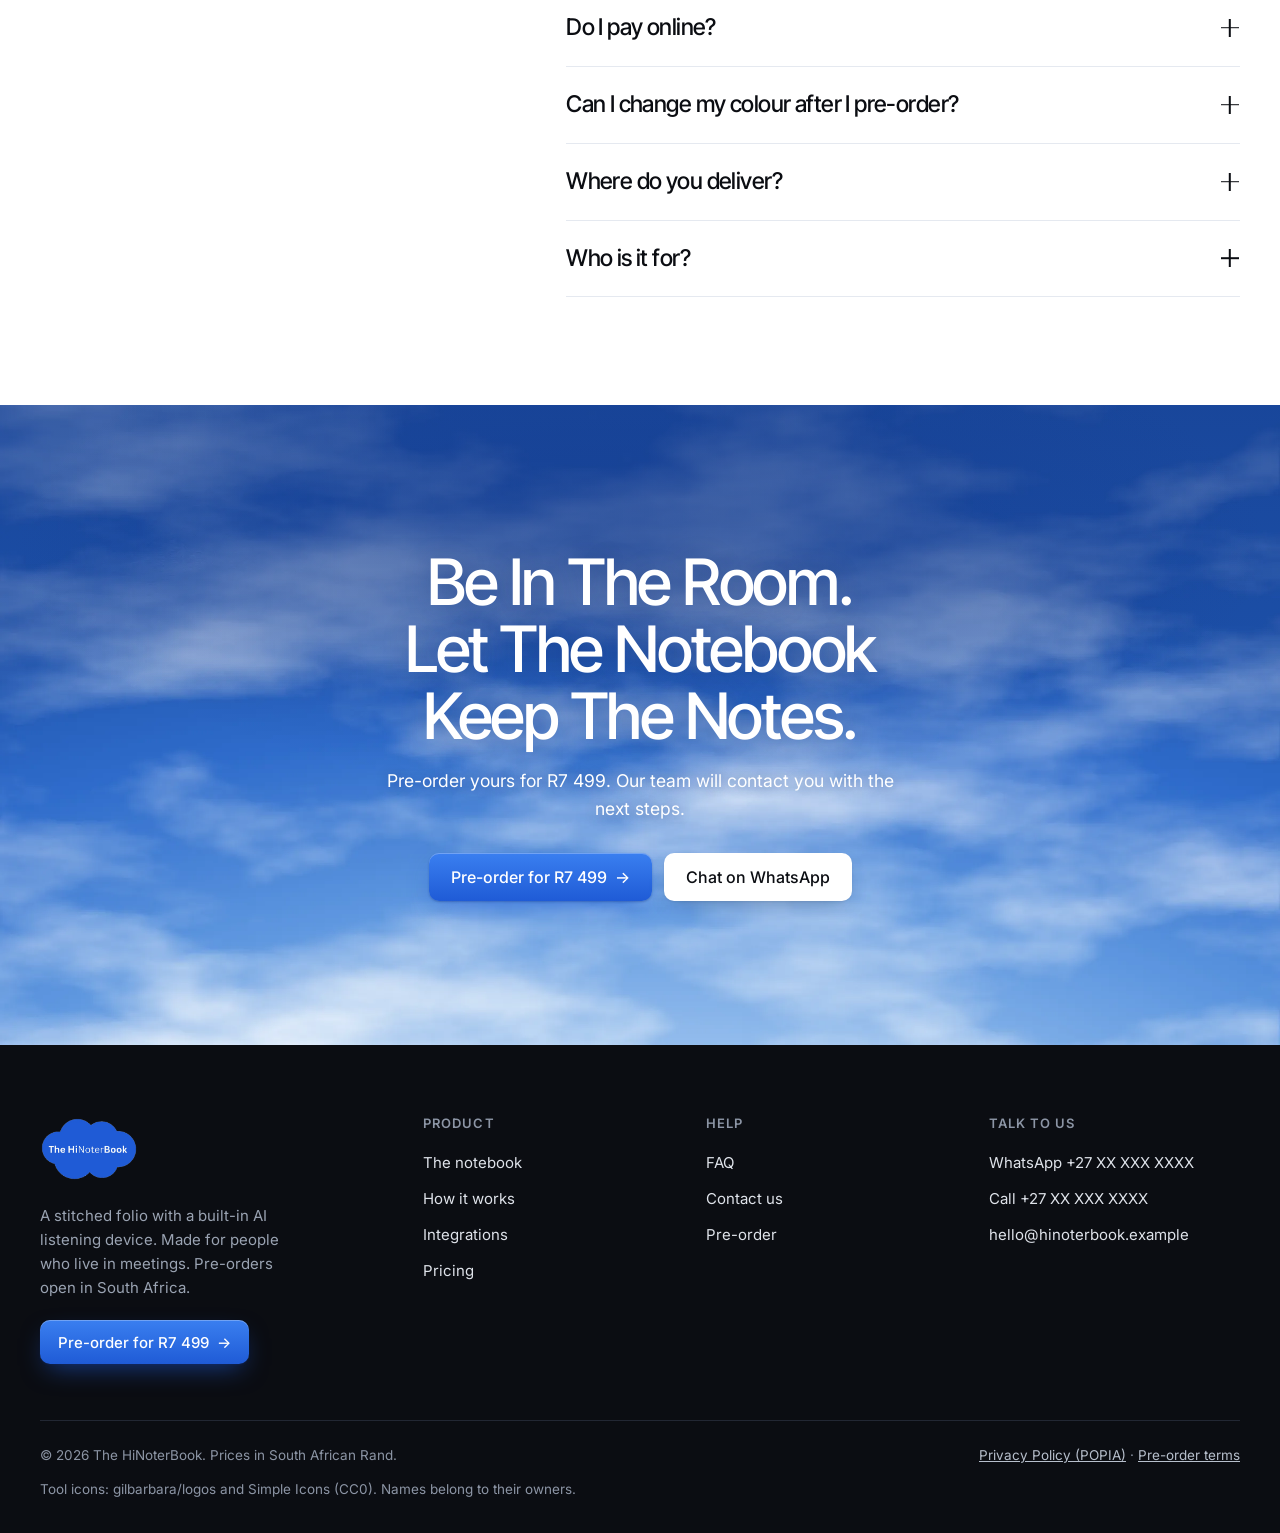
<file: preview/faq.html>
<!doctype html>
<html lang="en-ZA">
<head>
<meta charset="utf-8">
<meta name="viewport" content="width=device-width, initial-scale=1">
<title>AI Note Taker FAQ: Price, Privacy, Delivery | The HiNoterBook</title>
<meta name="description" content="Answers about The HiNoterBook: how the AI note taker works, what is in the box, the R7 499 pre-order, recording consent and POPIA.">
<meta name="robots" content="index, follow, max-image-preview:large, max-snippet:-1, max-video-preview:-1">
<link rel="canonical" href="https://hinoterbook.co.za/faq.html">
<meta name="theme-color" content="#1f5bd6">
<meta name="application-name" content="The HiNoterBook">
<meta property="og:type" content="website">
<meta property="og:locale" content="en_ZA">
<meta property="og:site_name" content="The HiNoterBook">
<meta property="og:title" content="AI Note Taker FAQ: Price, Privacy, Delivery | The HiNoterBook">
<meta property="og:description" content="Answers about The HiNoterBook: how the AI note taker works, what is in the box, the R7 499 pre-order, recording consent and POPIA.">
<meta property="og:url" content="https://hinoterbook.co.za/faq.html">
<meta property="og:image" content="https://hinoterbook.co.za/og.jpg">
<meta property="og:image:width" content="1200">
<meta property="og:image:height" content="630">
<meta property="og:image:alt" content="The HiNoterBook: Your In-person AI NoteTaker. RRP R7 499 with free HiNoter Earpods.">
<meta name="twitter:card" content="summary_large_image">
<meta name="twitter:title" content="AI Note Taker FAQ: Price, Privacy, Delivery | The HiNoterBook">
<meta name="twitter:description" content="Answers about The HiNoterBook: how the AI note taker works, what is in the box, the R7 499 pre-order, recording consent and POPIA.">
<meta name="twitter:image" content="https://hinoterbook.co.za/og.jpg">
<link rel="manifest" href="site.webmanifest">
<script type="application/ld+json">{"@context": "https://schema.org", "@graph": [{"@type": "Organization", "@id": "https://hinoterbook.co.za/#organization", "name": "The HiNoterBook", "url": "https://hinoterbook.co.za/", "logo": {"@type": "ImageObject", "url": "https://hinoterbook.co.za/assets/img/logo.png", "width": 337, "height": 220}, "slogan": "Your In-person AI NoteTaker", "areaServed": {"@type": "Country", "name": "South Africa"}}, {"@type": "WebSite", "@id": "https://hinoterbook.co.za/#website", "url": "https://hinoterbook.co.za/", "name": "The HiNoterBook", "description": "Your In-person AI NoteTaker", "inLanguage": "en-ZA", "publisher": {"@id": "https://hinoterbook.co.za/#organization"}}, {"@type": "WebPage", "@id": "https://hinoterbook.co.za/faq.html#webpage", "url": "https://hinoterbook.co.za/faq.html", "name": "AI Note Taker FAQ: Price, Privacy, Delivery | The HiNoterBook", "description": "Answers about The HiNoterBook: how the AI note taker works, what is in the box, the R7 499 pre-order, recording consent and POPIA.", "inLanguage": "en-ZA", "isPartOf": {"@id": "https://hinoterbook.co.za/#website"}, "about": {"@id": "https://hinoterbook.co.za/#product"}, "breadcrumb": {"@type": "BreadcrumbList", "itemListElement": [{"@type": "ListItem", "position": 1, "name": "Home", "item": "https://hinoterbook.co.za/"}, {"@type": "ListItem", "position": 2, "name": "FAQ", "item": "https://hinoterbook.co.za/faq.html"}]}}]}</script>
<script type="application/ld+json">{"@context": "https://schema.org", "@type": "FAQPage", "mainEntity": [{"@type": "Question", "name": "Where do my notes go after a meeting?", "acceptedAnswer": {"@type": "Answer", "text": "Straight to your email inbox. When the meeting ends, the assistant sends you the summary, action items and a draft follow-up email to review before you share anything."}}, {"@type": "Question", "name": "Is the AI assistant available today?", "acceptedAnswer": {"@type": "Answer", "text": "Not yet. Pre-orders are open now. When our team contacts you about your pre-order, they will share the timing for the folio and for assistant access."}}, {"@type": "Question", "name": "How does the R7 499 pre-order work?", "acceptedAnswer": {"@type": "Answer", "text": "R7 499 is the recommended retail price (RRP), paid once-off, and it includes free HiNoter Earpods worth R999. Fill in the short pre-order form and send it. You don't pay anything on this website. Our team will contact you to confirm your colour, delivery and payment."}}, {"@type": "Question", "name": "Which meeting apps will it work with?", "acceptedAnswer": {"@type": "Answer", "text": "Zoom, Google Meet and Microsoft Teams are planned first. The integrations page shows each one's status, and nothing is marked live until it works."}}, {"@type": "Question", "name": "Can I edit the notes before I share them?", "acceptedAnswer": {"@type": "Answer", "text": "Yes, that is the plan. Summaries, action items and the follow-up email are drafts you check and change before anything goes out."}}, {"@type": "Question", "name": "How do I use the 10% scratch-card reward?", "acceptedAnswer": {"@type": "Answer", "text": "Scratch the card on the homepage. The reward is saved on your device and applied to your pre-order automatically, so you pay R6 749 instead of R7 499."}}, {"@type": "Question", "name": "What comes in the box?", "acceptedAnswer": {"@type": "Answer", "text": "The folio with its built-in AI listening device, a power bank to keep the device charged, and free HiNoter Earpods worth R999."}}, {"@type": "Question", "name": "Is there a bigger discount?", "acceptedAnswer": {"@type": "Answer", "text": "No. 10% off is the maximum discount, from the scratch card. Every pre-order also includes free HiNoter Earpods worth R999."}}, {"@type": "Question", "name": "Do I need my phone for it to listen?", "acceptedAnswer": {"@type": "Answer", "text": "No. The AI listening device is built into the folio, so you just open it and start the meeting."}}, {"@type": "Question", "name": "Does everyone in the meeting need to agree to being recorded?", "acceptedAnswer": {"@type": "Answer", "text": "Yes. Tell people at the start when a meeting is being captured. South African law (POPIA) expects people to know how their personal information is used, and it's simply good manners."}}, {"@type": "Question", "name": "Will it connect to ChatGPT, Claude and Gemini?", "acceptedAnswer": {"@type": "Answer", "text": "That is planned, where each company's tools allow it. You would send a meeting's notes to the AI tool you already use. These connections are not live yet."}}, {"@type": "Question", "name": "What colours can I choose?", "acceptedAnswer": {"@type": "Answer", "text": "Four: Tan, Onyx, Stone and Blush. You choose one on the pre-order form."}}, {"@type": "Question", "name": "Do I pay online?", "acceptedAnswer": {"@type": "Answer", "text": "No. This website doesn't take payments. After you send your pre-order, our team contacts you with the payment details and next steps."}}, {"@type": "Question", "name": "Can I change my colour after I pre-order?", "acceptedAnswer": {"@type": "Answer", "text": "Yes. Tell our team when they contact you, or send us a WhatsApp message."}}, {"@type": "Question", "name": "Where do you deliver?", "acceptedAnswer": {"@type": "Answer", "text": "Our team will confirm delivery options for your area when they contact you."}}, {"@type": "Question", "name": "Who is it for?", "acceptedAnswer": {"@type": "Answer", "text": "People whose days are full of meetings: managers, sales teams, consultants, founders and anyone who takes minutes."}}]}</script>

<link rel="icon" href="favicon-32.png" sizes="32x32" type="image/png">
<link rel="icon" href="favicon-64.png" sizes="64x64" type="image/png">
<link rel="apple-touch-icon" href="apple-touch-icon.png">
<link rel="preconnect" href="https://fonts.googleapis.com">
<link rel="preconnect" href="https://fonts.gstatic.com" crossorigin>
<link rel="stylesheet" href="https://fonts.googleapis.com/css2?family=Inter:wght@400;500;600&family=Inter+Tight:wght@500;600&display=swap">
<link rel="stylesheet" href="assets/css/site.css">
<script>window.SITE={"brand": "The HiNoterBook", "price": "R7\u00a0499", "priceReward": "R6\u00a0749", "reward": "10%", "gift": "free HiNoter Earpods worth R999", "whatsapp": "27XXXXXXXXX", "email": "hello@hinoterbook.example", "orderEmail": "info@survivalguide.co.za"};</script>
<script>/* Always open a page at the top (unless the link points to a spot on the page) */
try{if("scrollRestoration" in history)history.scrollRestoration="manual";}catch(e){}
(function(){function top(){if(!location.hash){document.documentElement.style.scrollBehavior="auto";window.scrollTo(0,0);document.documentElement.style.scrollBehavior="";}}
document.addEventListener("DOMContentLoaded",top);window.addEventListener("load",top);window.addEventListener("pageshow",function(e){if(e.persisted)top();});})();</script>
<script defer src="assets/js/site.js"></script>
</head>
<body>
<a class="skip" href="#main">Skip to content</a>
<header class="site-header">
  <div class="wrap bar">
    <a class="brand" href="index.html" aria-label="The HiNoterBook home"><img class="brand-logo" src="assets/img/logo-outline.png" alt="The HiNoterBook" width="337" height="220"></a>
    <nav class="nav-pill" aria-label="Main"><a href="index.html">Home</a><a href="product.html">Product</a><a href="how-it-works.html">How it works</a><a href="integrations.html">Integrations</a><a href="pricing.html">Pricing</a><a href="faq.html" aria-current="page">FAQ</a></nav>
    <div class="head-actions">
      <a class="btn btn-white btn-sm" href="pre-order.html">Pre-order<span class="long">&nbsp;· R7 499</span></a>
      <button class="menu-btn" type="button" aria-expanded="false" aria-controls="mobile-menu" aria-label="Open menu"><span></span></button>
    </div>
  </div>
</header>
<div class="mobile-menu" id="mobile-menu">
  <nav aria-label="Mobile"><a class="m-link" href="index.html">Home<span aria-hidden="true">→</span></a><a class="m-link" href="product.html">Product<span aria-hidden="true">→</span></a><a class="m-link" href="how-it-works.html">How it works<span aria-hidden="true">→</span></a><a class="m-link" href="integrations.html">Integrations<span aria-hidden="true">→</span></a><a class="m-link" href="pricing.html">Pricing<span aria-hidden="true">→</span></a><a class="m-link" href="faq.html" aria-current="page">FAQ<span aria-hidden="true">→</span></a><a class="m-link" href="contact.html">Contact<span aria-hidden="true">→</span></a></nav>
  <a class="btn btn-primary" href="pre-order.html">Pre-order for R7 499 <span class="arr" aria-hidden="true">→</span></a>
  <p class="m-contact">Questions? <a class="link" href="https://wa.me/27XXXXXXXXX">WhatsApp us</a> or call <a class="link" href="tel:+27XXXXXXXXX">+27 XX XXX XXXX</a>.</p>
</div>
<main id="main">
<section class="sky page-hero"><div class="wrap" data-enter>
  <span class="crumb">FAQ</span>
  <h1>Questions, answered plainly</h1>
  <p class="lede">If yours isn't here, ask us on WhatsApp or send us a message.</p>
  <div class="actions"><a class="btn btn-primary" href="pre-order.html">Pre-order for R7 499 <span class="arr" aria-hidden="true">→</span></a><a class="btn btn-white" href="contact.html">Ask a question</a></div>
</div></section>
<section class="section"><div class="wrap"><div class="faq"><div><span class="eyebrow">FAQ</span><h2>Everything people ask us</h2><a class="btn btn-primary" href="contact.html">Ask a question <span class="arr" aria-hidden="true">→</span></a></div><div class="acc"><div class="acc-item"><h3><button class="acc-btn" type="button" aria-expanded="false" aria-controls="fq-0" id="fq-b0">Where do my notes go after a meeting?<span class="pm" aria-hidden="true"></span></button></h3>
<div class="acc-panel" id="fq-0" role="region" aria-labelledby="fq-b0" aria-hidden="true"><div><p>Straight to your email inbox. When the meeting ends, the assistant sends you the summary, action items and a draft follow-up email to review before you share anything.</p></div></div></div><div class="acc-item"><h3><button class="acc-btn" type="button" aria-expanded="false" aria-controls="fq-1" id="fq-b1">Is the AI assistant available today?<span class="pm" aria-hidden="true"></span></button></h3>
<div class="acc-panel" id="fq-1" role="region" aria-labelledby="fq-b1" aria-hidden="true"><div><p>Not yet. Pre-orders are open now. When our team contacts you about your pre-order, they will share the timing for the folio and for assistant access.</p></div></div></div><div class="acc-item"><h3><button class="acc-btn" type="button" aria-expanded="false" aria-controls="fq-2" id="fq-b2">How does the R7 499 pre-order work?<span class="pm" aria-hidden="true"></span></button></h3>
<div class="acc-panel" id="fq-2" role="region" aria-labelledby="fq-b2" aria-hidden="true"><div><p>R7 499 is the recommended retail price (RRP), paid once-off, and it includes free HiNoter Earpods worth R999. Fill in the short pre-order form and send it. You don&#x27;t pay anything on this website. Our team will contact you to confirm your colour, delivery and payment.</p></div></div></div><div class="acc-item"><h3><button class="acc-btn" type="button" aria-expanded="false" aria-controls="fq-3" id="fq-b3">Which meeting apps will it work with?<span class="pm" aria-hidden="true"></span></button></h3>
<div class="acc-panel" id="fq-3" role="region" aria-labelledby="fq-b3" aria-hidden="true"><div><p>Zoom, Google Meet and Microsoft Teams are planned first. The integrations page shows each one&#x27;s status, and nothing is marked live until it works.</p></div></div></div><div class="acc-item"><h3><button class="acc-btn" type="button" aria-expanded="false" aria-controls="fq-4" id="fq-b4">Can I edit the notes before I share them?<span class="pm" aria-hidden="true"></span></button></h3>
<div class="acc-panel" id="fq-4" role="region" aria-labelledby="fq-b4" aria-hidden="true"><div><p>Yes, that is the plan. Summaries, action items and the follow-up email are drafts you check and change before anything goes out.</p></div></div></div><div class="acc-item"><h3><button class="acc-btn" type="button" aria-expanded="false" aria-controls="fq-5" id="fq-b5">How do I use the 10% scratch-card reward?<span class="pm" aria-hidden="true"></span></button></h3>
<div class="acc-panel" id="fq-5" role="region" aria-labelledby="fq-b5" aria-hidden="true"><div><p>Scratch the card on the homepage. The reward is saved on your device and applied to your pre-order automatically, so you pay R6 749 instead of R7 499.</p></div></div></div><div class="acc-item"><h3><button class="acc-btn" type="button" aria-expanded="false" aria-controls="fq-6" id="fq-b6">What comes in the box?<span class="pm" aria-hidden="true"></span></button></h3>
<div class="acc-panel" id="fq-6" role="region" aria-labelledby="fq-b6" aria-hidden="true"><div><p>The folio with its built-in AI listening device, a power bank to keep the device charged, and free HiNoter Earpods worth R999.</p></div></div></div><div class="acc-item"><h3><button class="acc-btn" type="button" aria-expanded="false" aria-controls="fq-7" id="fq-b7">Is there a bigger discount?<span class="pm" aria-hidden="true"></span></button></h3>
<div class="acc-panel" id="fq-7" role="region" aria-labelledby="fq-b7" aria-hidden="true"><div><p>No. 10% off is the maximum discount, from the scratch card. Every pre-order also includes free HiNoter Earpods worth R999.</p></div></div></div><div class="acc-item"><h3><button class="acc-btn" type="button" aria-expanded="false" aria-controls="fq-8" id="fq-b8">Do I need my phone for it to listen?<span class="pm" aria-hidden="true"></span></button></h3>
<div class="acc-panel" id="fq-8" role="region" aria-labelledby="fq-b8" aria-hidden="true"><div><p>No. The AI listening device is built into the folio, so you just open it and start the meeting.</p></div></div></div><div class="acc-item"><h3><button class="acc-btn" type="button" aria-expanded="false" aria-controls="fq-9" id="fq-b9">Does everyone in the meeting need to agree to being recorded?<span class="pm" aria-hidden="true"></span></button></h3>
<div class="acc-panel" id="fq-9" role="region" aria-labelledby="fq-b9" aria-hidden="true"><div><p>Yes. Tell people at the start when a meeting is being captured. South African law (POPIA) expects people to know how their personal information is used, and it&#x27;s simply good manners.</p></div></div></div><div class="acc-item"><h3><button class="acc-btn" type="button" aria-expanded="false" aria-controls="fq-10" id="fq-b10">Will it connect to ChatGPT, Claude and Gemini?<span class="pm" aria-hidden="true"></span></button></h3>
<div class="acc-panel" id="fq-10" role="region" aria-labelledby="fq-b10" aria-hidden="true"><div><p>That is planned, where each company&#x27;s tools allow it. You would send a meeting&#x27;s notes to the AI tool you already use. These connections are not live yet.</p></div></div></div><div class="acc-item"><h3><button class="acc-btn" type="button" aria-expanded="false" aria-controls="fq-11" id="fq-b11">What colours can I choose?<span class="pm" aria-hidden="true"></span></button></h3>
<div class="acc-panel" id="fq-11" role="region" aria-labelledby="fq-b11" aria-hidden="true"><div><p>Four: Tan, Onyx, Stone and Blush. You choose one on the pre-order form.</p></div></div></div><div class="acc-item"><h3><button class="acc-btn" type="button" aria-expanded="false" aria-controls="fq-12" id="fq-b12">Do I pay online?<span class="pm" aria-hidden="true"></span></button></h3>
<div class="acc-panel" id="fq-12" role="region" aria-labelledby="fq-b12" aria-hidden="true"><div><p>No. This website doesn&#x27;t take payments. After you send your pre-order, our team contacts you with the payment details and next steps.</p></div></div></div><div class="acc-item"><h3><button class="acc-btn" type="button" aria-expanded="false" aria-controls="fq-13" id="fq-b13">Can I change my colour after I pre-order?<span class="pm" aria-hidden="true"></span></button></h3>
<div class="acc-panel" id="fq-13" role="region" aria-labelledby="fq-b13" aria-hidden="true"><div><p>Yes. Tell our team when they contact you, or send us a WhatsApp message.</p></div></div></div><div class="acc-item"><h3><button class="acc-btn" type="button" aria-expanded="false" aria-controls="fq-14" id="fq-b14">Where do you deliver?<span class="pm" aria-hidden="true"></span></button></h3>
<div class="acc-panel" id="fq-14" role="region" aria-labelledby="fq-b14" aria-hidden="true"><div><p>Our team will confirm delivery options for your area when they contact you.</p></div></div></div><div class="acc-item"><h3><button class="acc-btn" type="button" aria-expanded="false" aria-controls="fq-15" id="fq-b15">Who is it for?<span class="pm" aria-hidden="true"></span></button></h3>
<div class="acc-panel" id="fq-15" role="region" aria-labelledby="fq-b15" aria-hidden="true"><div><p>People whose days are full of meetings: managers, sales teams, consultants, founders and anyone who takes minutes.</p></div></div></div></div></div></div></section>
<section class="sky close"><div class="wrap">
  <h2>Be in the room. Let the notebook keep the notes.</h2>
  <p>Pre-order yours for R7 499. Our team will contact you with the next steps.</p>
  <div class="actions"><a class="btn btn-primary" href="pre-order.html">Pre-order for R7 499 <span class="arr" aria-hidden="true">→</span></a>
  <a class="btn btn-white" href="https://wa.me/27XXXXXXXXX">Chat on WhatsApp</a></div>
</div></section>
</main>
<div class="promo" id="promo" hidden>
  <div class="promo-backdrop" data-promo-close></div>
  <div class="promo-card" role="dialog" aria-modal="true" aria-labelledby="promo-title" aria-describedby="promo-desc">
    <button class="promo-x" type="button" aria-label="Close" data-promo-close><svg aria-hidden="true" focusable="false" xmlns="http://www.w3.org/2000/svg" viewBox="0 0 24 24" width="20" height="20" fill="none" stroke="currentColor" stroke-width="2" stroke-linecap="round" stroke-linejoin="round"><path fill="none" stroke="currentColor" stroke-linecap="round" stroke-linejoin="round" stroke-width="2" d="M18 6L6 18M6 6l12 12"/></svg></button>
    <span class="promo-tag"><svg aria-hidden="true" focusable="false" xmlns="http://www.w3.org/2000/svg" viewBox="0 0 24 24" width="20" height="20" fill="none" stroke="currentColor" stroke-width="2" stroke-linecap="round" stroke-linejoin="round"><g fill="none" stroke="currentColor" stroke-linecap="round" stroke-linejoin="round" stroke-width="2"><path d="M12 7v14m8-10v8a2 2 0 0 1-2 2H6a2 2 0 0 1-2-2v-8m3.5-4a1 1 0 0 1 0-5A4.8 8 0 0 1 12 7a4.8 8 0 0 1 4.5-5a1 1 0 0 1 0 5"/><rect width="18" height="4" x="3" y="7" rx="1"/></g></svg>Welcome gift</span>
    <h2 id="promo-title">Scratch to reveal your 10% off</h2>
    <p id="promo-desc">A thank-you for being early. Scratch the card and pay R6 749 instead of R7 499 RRP, plus free HiNoter Earpods worth R999.</p>
    <div data-scratch-group>
    <div class="scratch" data-scratch>
      <div class="scratch-under" aria-hidden="true">
        <span class="k">Your reward</span>
        <span class="v">10<small>% off</small></span>
        <span class="s">You pay R6 749 instead of R7 499 RRP</span>
      </div>
      <canvas aria-label="Scratch card. Scratch to reveal your reward, or use the Reveal button below." role="img"></canvas>
      <div class="confetti" aria-hidden="true"></div>
    </div>
    <div class="scratch-tools">
      <button class="btn btn-ghost before" type="button" data-reveal>Reveal my reward</button>
      <a class="btn btn-primary reward-won" href="pre-order.html">Claim 10% with my pre-order <span class="arr" aria-hidden="true">→</span></a>
    </div>
    </div>
    <button class="promo-later" type="button" data-promo-close>Maybe later</button>
  </div>
</div>
<footer class="site-footer">
  <div class="wrap">
    <div class="f-top">
      <div>
        <a class="brand" href="index.html" aria-label="The HiNoterBook home"><img class="brand-logo" src="assets/img/logo.png" alt="The HiNoterBook" width="337" height="220"></a>
        <p>A stitched folio with a built-in AI listening device. Made for people who live in meetings. Pre-orders open in South Africa.</p>
        <a class="btn btn-primary btn-sm f-cta" href="pre-order.html">Pre-order for R7 499 <span class="arr" aria-hidden="true">→</span></a>
      </div>
      <div class="f-col"><h2>Product</h2><ul>
        <li><a href="product.html">The notebook</a></li>
        <li><a href="how-it-works.html">How it works</a></li>
        <li><a href="integrations.html">Integrations</a></li>
        <li><a href="pricing.html">Pricing</a></li>
      </ul></div>
      <div class="f-col"><h2>Help</h2><ul>
        <li><a href="faq.html">FAQ</a></li>
        <li><a href="contact.html">Contact us</a></li>
        <li><a href="pre-order.html">Pre-order</a></li>
      </ul></div>
      <div class="f-col"><h2>Talk to us</h2><ul>
        <li><a href="https://wa.me/27XXXXXXXXX">WhatsApp +27 XX XXX XXXX</a></li>
        <li><a href="tel:+27XXXXXXXXX">Call +27 XX XXX XXXX</a></li>
        <li><a href="mailto:hello@hinoterbook.example">hello@hinoterbook.example</a></li>
      </ul></div>
    </div>
    <div class="f-bottom">
      <span>© 2026 The HiNoterBook. Prices in South African Rand.</span>
      <span><a href="privacy.html">Privacy Policy (POPIA)</a> · <a href="terms.html">Pre-order terms</a></span>
      <span>Tool icons: gilbarbara/logos and Simple Icons (CC0). Names belong to their owners.</span>
    </div>
  </div>
</footer>
<div class="sr-only" aria-live="polite" id="scratch-live"></div>
</body>
</html>
</file>
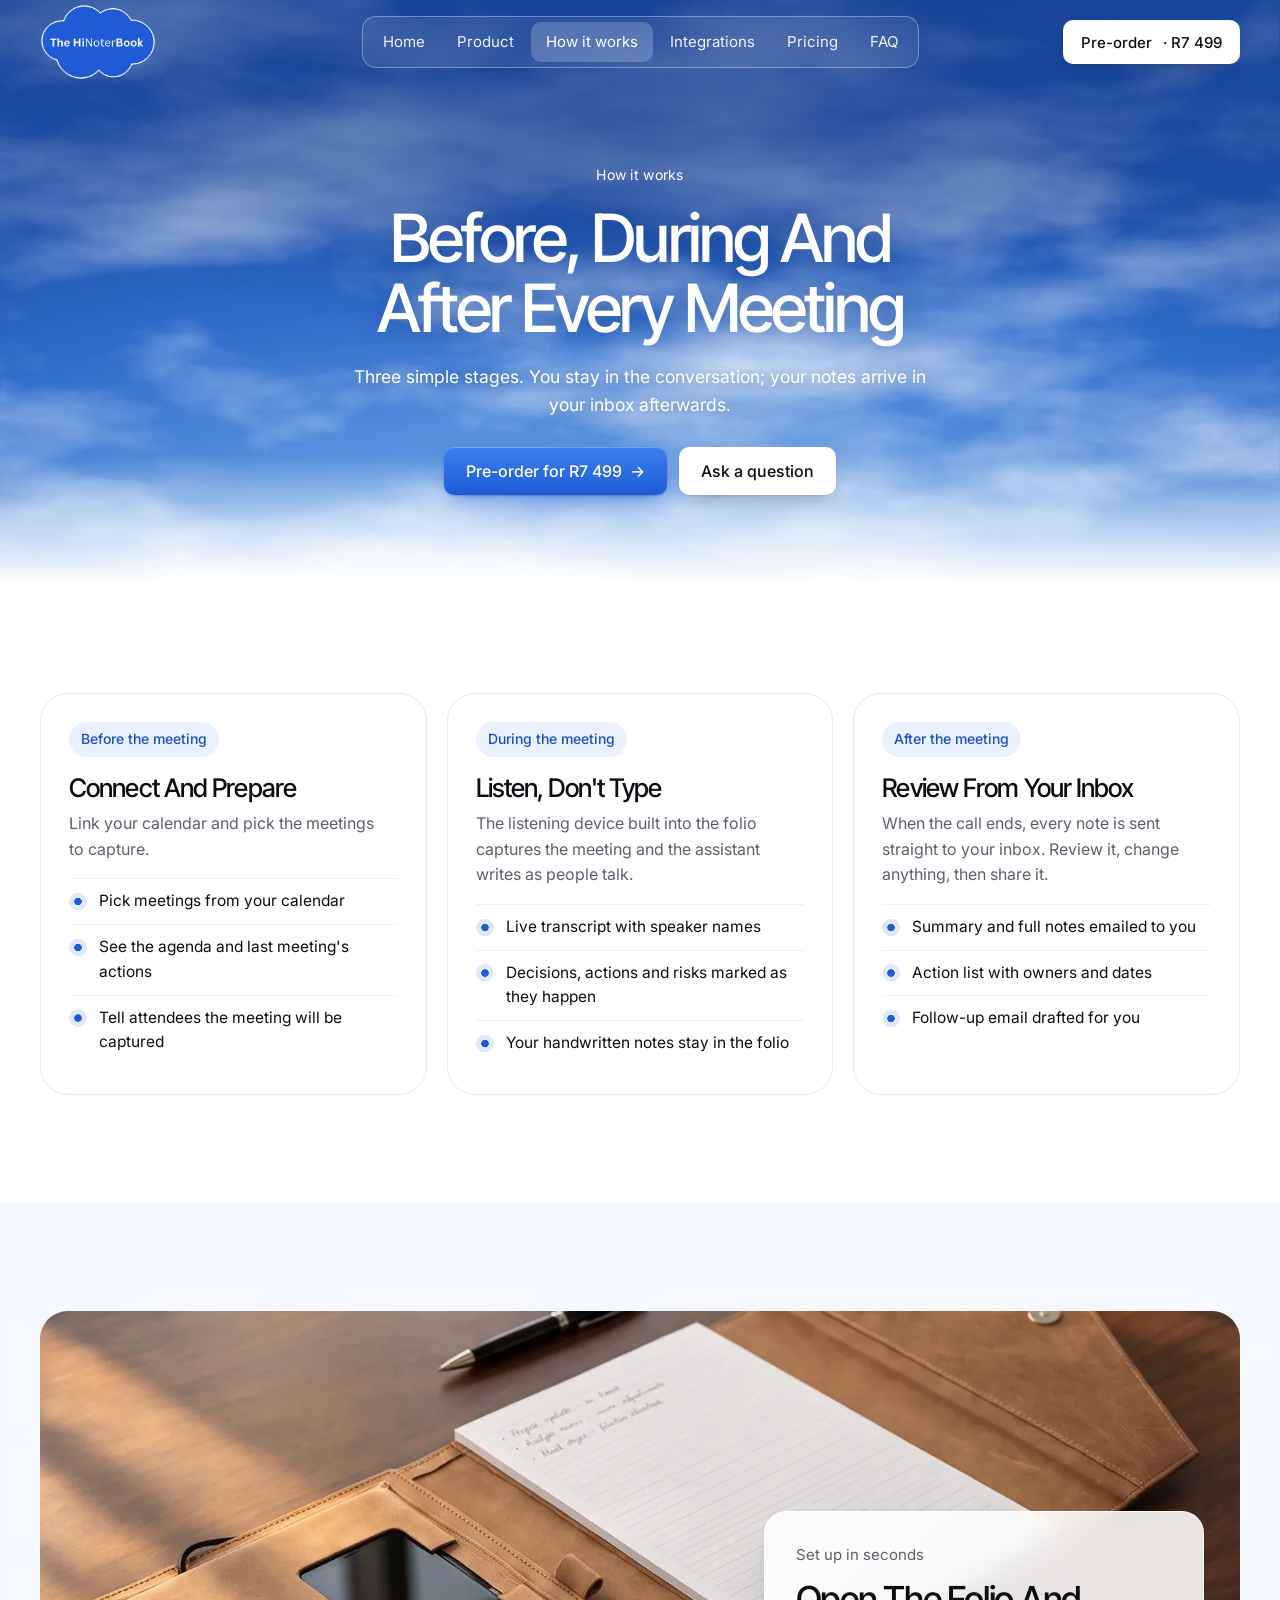
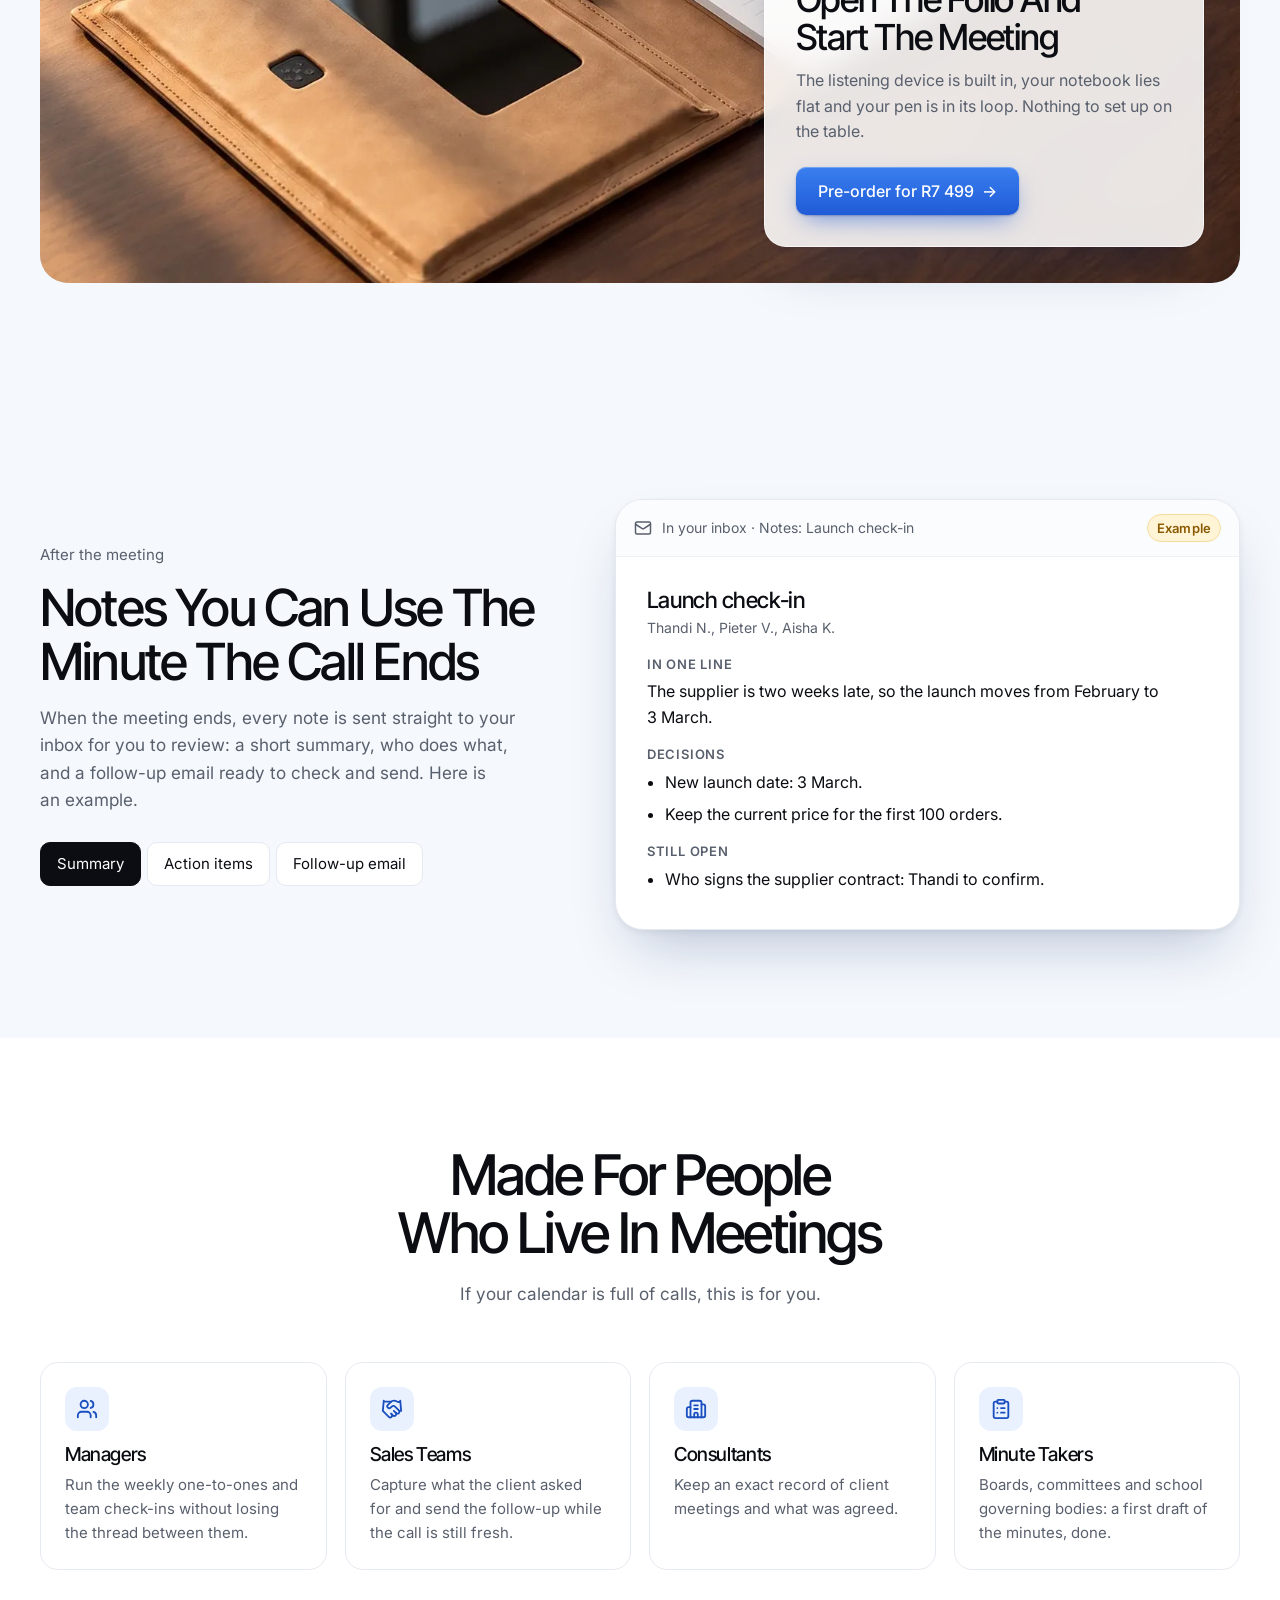
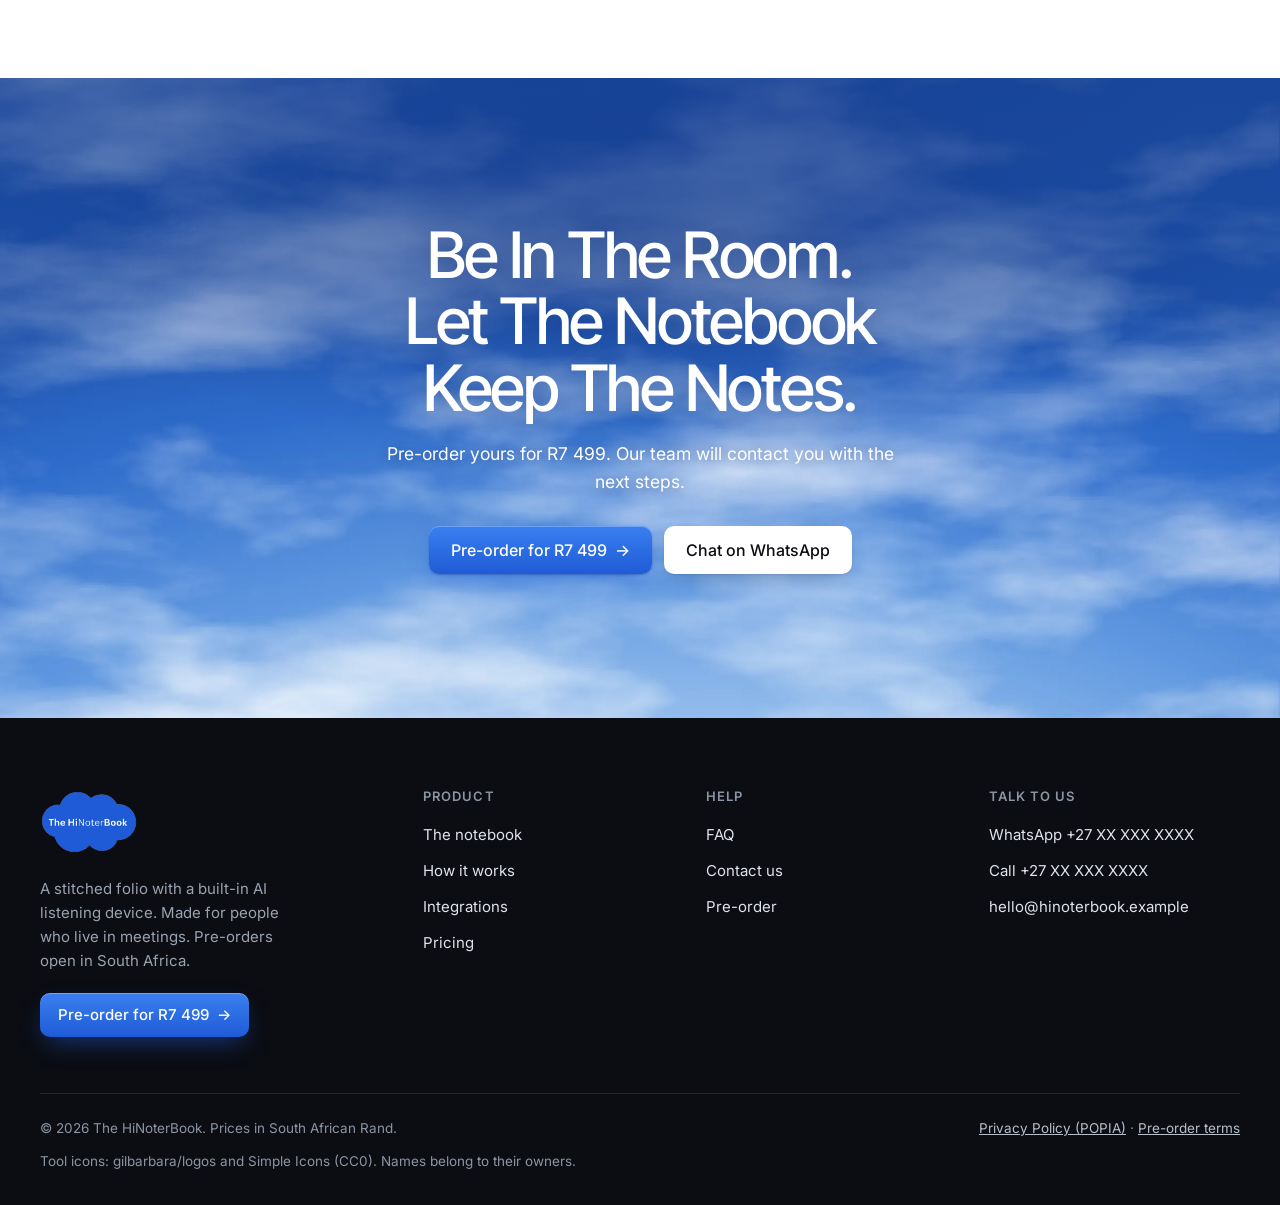
<file: preview/how-it-works.html>
<!doctype html>
<html lang="en-ZA">
<head>
<meta charset="utf-8">
<meta name="viewport" content="width=device-width, initial-scale=1">
<title>How the AI Meeting Note Taker Works | The HiNoterBook</title>
<meta name="description" content="Tap to start, stay in the conversation, and get your summary, action items and a draft follow-up email in your inbox after every meeting.">
<meta name="robots" content="index, follow, max-image-preview:large, max-snippet:-1, max-video-preview:-1">
<link rel="canonical" href="https://hinoterbook.co.za/how-it-works.html">
<meta name="theme-color" content="#1f5bd6">
<meta name="application-name" content="The HiNoterBook">
<meta property="og:type" content="website">
<meta property="og:locale" content="en_ZA">
<meta property="og:site_name" content="The HiNoterBook">
<meta property="og:title" content="How the AI Meeting Note Taker Works | The HiNoterBook">
<meta property="og:description" content="Tap to start, stay in the conversation, and get your summary, action items and a draft follow-up email in your inbox after every meeting.">
<meta property="og:url" content="https://hinoterbook.co.za/how-it-works.html">
<meta property="og:image" content="https://hinoterbook.co.za/og.jpg">
<meta property="og:image:width" content="1200">
<meta property="og:image:height" content="630">
<meta property="og:image:alt" content="The HiNoterBook: Your In-person AI NoteTaker. RRP R7 499 with free HiNoter Earpods.">
<meta name="twitter:card" content="summary_large_image">
<meta name="twitter:title" content="How the AI Meeting Note Taker Works | The HiNoterBook">
<meta name="twitter:description" content="Tap to start, stay in the conversation, and get your summary, action items and a draft follow-up email in your inbox after every meeting.">
<meta name="twitter:image" content="https://hinoterbook.co.za/og.jpg">
<link rel="manifest" href="site.webmanifest">
<script type="application/ld+json">{"@context": "https://schema.org", "@graph": [{"@type": "Organization", "@id": "https://hinoterbook.co.za/#organization", "name": "The HiNoterBook", "url": "https://hinoterbook.co.za/", "logo": {"@type": "ImageObject", "url": "https://hinoterbook.co.za/assets/img/logo.png", "width": 337, "height": 220}, "slogan": "Your In-person AI NoteTaker", "areaServed": {"@type": "Country", "name": "South Africa"}}, {"@type": "WebSite", "@id": "https://hinoterbook.co.za/#website", "url": "https://hinoterbook.co.za/", "name": "The HiNoterBook", "description": "Your In-person AI NoteTaker", "inLanguage": "en-ZA", "publisher": {"@id": "https://hinoterbook.co.za/#organization"}}, {"@type": "WebPage", "@id": "https://hinoterbook.co.za/how-it-works.html#webpage", "url": "https://hinoterbook.co.za/how-it-works.html", "name": "How the AI Meeting Note Taker Works | The HiNoterBook", "description": "Tap to start, stay in the conversation, and get your summary, action items and a draft follow-up email in your inbox after every meeting.", "inLanguage": "en-ZA", "isPartOf": {"@id": "https://hinoterbook.co.za/#website"}, "about": {"@id": "https://hinoterbook.co.za/#product"}, "breadcrumb": {"@type": "BreadcrumbList", "itemListElement": [{"@type": "ListItem", "position": 1, "name": "Home", "item": "https://hinoterbook.co.za/"}, {"@type": "ListItem", "position": 2, "name": "How it works", "item": "https://hinoterbook.co.za/how-it-works.html"}]}}]}</script>

<link rel="icon" href="favicon-32.png" sizes="32x32" type="image/png">
<link rel="icon" href="favicon-64.png" sizes="64x64" type="image/png">
<link rel="apple-touch-icon" href="apple-touch-icon.png">
<link rel="preconnect" href="https://fonts.googleapis.com">
<link rel="preconnect" href="https://fonts.gstatic.com" crossorigin>
<link rel="stylesheet" href="https://fonts.googleapis.com/css2?family=Inter:wght@400;500;600&family=Inter+Tight:wght@500;600&display=swap">
<link rel="stylesheet" href="assets/css/site.css">
<script>window.SITE={"brand": "The HiNoterBook", "price": "R7\u00a0499", "priceReward": "R6\u00a0749", "reward": "10%", "gift": "free HiNoter Earpods worth R999", "whatsapp": "27XXXXXXXXX", "email": "hello@hinoterbook.example", "orderEmail": "info@survivalguide.co.za"};</script>
<script>/* Always open a page at the top (unless the link points to a spot on the page) */
try{if("scrollRestoration" in history)history.scrollRestoration="manual";}catch(e){}
(function(){function top(){if(!location.hash){document.documentElement.style.scrollBehavior="auto";window.scrollTo(0,0);document.documentElement.style.scrollBehavior="";}}
document.addEventListener("DOMContentLoaded",top);window.addEventListener("load",top);window.addEventListener("pageshow",function(e){if(e.persisted)top();});})();</script>
<script defer src="assets/js/site.js"></script>
</head>
<body>
<a class="skip" href="#main">Skip to content</a>
<header class="site-header">
  <div class="wrap bar">
    <a class="brand" href="index.html" aria-label="The HiNoterBook home"><img class="brand-logo" src="assets/img/logo-outline.png" alt="The HiNoterBook" width="337" height="220"></a>
    <nav class="nav-pill" aria-label="Main"><a href="index.html">Home</a><a href="product.html">Product</a><a href="how-it-works.html" aria-current="page">How it works</a><a href="integrations.html">Integrations</a><a href="pricing.html">Pricing</a><a href="faq.html">FAQ</a></nav>
    <div class="head-actions">
      <a class="btn btn-white btn-sm" href="pre-order.html">Pre-order<span class="long">&nbsp;· R7 499</span></a>
      <button class="menu-btn" type="button" aria-expanded="false" aria-controls="mobile-menu" aria-label="Open menu"><span></span></button>
    </div>
  </div>
</header>
<div class="mobile-menu" id="mobile-menu">
  <nav aria-label="Mobile"><a class="m-link" href="index.html">Home<span aria-hidden="true">→</span></a><a class="m-link" href="product.html">Product<span aria-hidden="true">→</span></a><a class="m-link" href="how-it-works.html" aria-current="page">How it works<span aria-hidden="true">→</span></a><a class="m-link" href="integrations.html">Integrations<span aria-hidden="true">→</span></a><a class="m-link" href="pricing.html">Pricing<span aria-hidden="true">→</span></a><a class="m-link" href="faq.html">FAQ<span aria-hidden="true">→</span></a><a class="m-link" href="contact.html">Contact<span aria-hidden="true">→</span></a></nav>
  <a class="btn btn-primary" href="pre-order.html">Pre-order for R7 499 <span class="arr" aria-hidden="true">→</span></a>
  <p class="m-contact">Questions? <a class="link" href="https://wa.me/27XXXXXXXXX">WhatsApp us</a> or call <a class="link" href="tel:+27XXXXXXXXX">+27 XX XXX XXXX</a>.</p>
</div>
<main id="main">
<section class="sky page-hero"><div class="wrap" data-enter>
  <span class="crumb">How it works</span>
  <h1>Before, during and after every meeting</h1>
  <p class="lede">Three simple stages. You stay in the conversation; your notes arrive in your inbox afterwards.</p>
  <div class="actions"><a class="btn btn-primary" href="pre-order.html">Pre-order for R7 499 <span class="arr" aria-hidden="true">→</span></a><a class="btn btn-white" href="contact.html">Ask a question</a></div>
</div></section>
<section class="section"><div class="wrap"><div class="timeline"><div class="tl"><span class="when">Before the meeting</span><h3>Connect and prepare</h3><p>Link your calendar and pick the meetings to capture.</p><ul><li>Pick meetings from your calendar</li><li>See the agenda and last meeting&#x27;s actions</li><li>Tell attendees the meeting will be captured</li></ul></div><div class="tl"><span class="when">During the meeting</span><h3>Listen, don&#x27;t type</h3><p>The listening device built into the folio captures the meeting and the assistant writes as people talk.</p><ul><li>Live transcript with speaker names</li><li>Decisions, actions and risks marked as they happen</li><li>Your handwritten notes stay in the folio</li></ul></div><div class="tl"><span class="when">After the meeting</span><h3>Review from your inbox</h3><p>When the call ends, every note is sent straight to your inbox. Review it, change anything, then share it.</p><ul><li>Summary and full notes emailed to you</li><li>Action list with owners and dates</li><li>Follow-up email drafted for you</li></ul></div></div></div></section>
<section class="section ground-surface"><div class="wrap"><div class="feature-photo">
  <div class="fp-img"><img class="" src="assets/img/folio-wood-1600.webp" srcset="assets/img/folio-wood-800.webp 800w, assets/img/folio-wood-1600.webp 1600w" sizes="(max-width: 860px) 92vw, 1200px" width="1600" height="2142" alt="The tan folio lying open on a dark wooden boardroom table, showing its built-in AI listening device, a pen loop and a lined notepad, with a pen and coffee mug beside it and a city view behind" loading="lazy" decoding="async" style="object-position:50% 68%"></div>
  <div class="glass">
    <span class="eyebrow">Set up in seconds</span>
    <h2>Open the folio and start the meeting</h2>
    <p>The listening device is built in, your notebook lies flat and your pen is in its loop. Nothing to set up on the table.</p>
    <a class="btn btn-primary" href="pre-order.html">Pre-order for R7 499 <span class="arr" aria-hidden="true">→</span></a>
  </div>
</div></div></section>
<section class="section ground-surface"><div class="wrap"><div class="notes-wrap">
  <div>
    <span class="eyebrow">After the meeting</span>
    <h2>Notes you can use the minute the call ends</h2>
    <p class="lede">When the meeting ends, every note is sent straight to your inbox for you to review: a short summary, who does what, and a follow-up email ready to check and send. Here is an example.</p>
    <div class="tablist" role="tablist" aria-label="Example outputs">
      <button class="tab" role="tab" id="hw-t1" aria-selected="true" aria-controls="hw-p1">Summary</button>
      <button class="tab" role="tab" id="hw-t2" aria-selected="false" aria-controls="hw-p2" tabindex="-1">Action items</button>
      <button class="tab" role="tab" id="hw-t3" aria-selected="false" aria-controls="hw-p3" tabindex="-1">Follow-up email</button>
    </div>
  </div>
  <div class="doc">
    <div class="doc-head"><svg aria-hidden="true" focusable="false" xmlns="http://www.w3.org/2000/svg" viewBox="0 0 24 24" width="20" height="20" fill="none" stroke="currentColor" stroke-width="2" stroke-linecap="round" stroke-linejoin="round"><g fill="none" stroke="currentColor" stroke-linecap="round" stroke-linejoin="round" stroke-width="2"><path d="m22 7l-8.991 5.727a2 2 0 0 1-2.009 0L2 7"/><rect width="20" height="16" x="2" y="4" rx="2"/></g></svg>In your inbox · Notes: Launch check-in<span class="demo-tag">Example</span></div>
    <div class="doc-body">
      <div class="doc-panel" role="tabpanel" id="hw-p1" aria-labelledby="hw-t1" tabindex="0">
        <h3>Launch check-in</h3><p class="meta">Thandi N., Pieter V., Aisha K.</p>
        <h4>In one line</h4><p>The supplier is two weeks late, so the launch moves from February to 3 March.</p>
        <h4>Decisions</h4><ul><li>New launch date: 3 March.</li><li>Keep the current price for the first 100 orders.</li></ul>
        <h4>Still open</h4><ul><li>Who signs the supplier contract: Thandi to confirm.</li></ul>
      </div>
      <div class="doc-panel" role="tabpanel" id="hw-p2" aria-labelledby="hw-t2" tabindex="0" hidden>
        <h3>Action items</h3><p class="meta">3 people · 4 actions</p>
        <ul class="todo">
          <li><span class="box"></span><span>Update the pricing sheet for the new date</span><span class="owner">Pieter · Fri</span></li>
          <li><span class="box"></span><span>Tell the two launch partners about the change</span><span class="owner">Aisha · Wed</span></li>
          <li><span class="box"></span><span>Confirm who signs the supplier contract</span><span class="owner">Thandi · Thu</span></li>
          <li><span class="box"></span><span>Book the next check-in for after the supplier call</span><span class="owner">Thandi</span></li>
        </ul>
      </div>
      <div class="doc-panel email" role="tabpanel" id="hw-p3" aria-labelledby="hw-t3" tabindex="0" hidden>
        <div class="hdr"><span>To</span><b>Pieter, Aisha</b><span>Subject</span><b>Launch moves to 3 March: next steps</b></div>
        <p>Hi both,</p><p style="margin-top:10px">Thanks for today. Quick recap: the supplier needs two more weeks, so we're launching on 3 March. We keep the current price for the first 100 orders.</p>
        <p style="margin-top:10px">Pieter, please update the pricing sheet by Friday. Aisha, could you let the two launch partners know by Wednesday? I'll confirm who signs the supplier contract.</p>
        <p style="margin-top:10px">Thandi</p>
      </div>
    </div>
  </div>
</div></div></section>
<section class="section"><div class="wrap">
  <div class="s-head"><h2>Made for people who live in meetings</h2><p>If your calendar is full of calls, this is for you.</p></div>
  <div class="usecases"><div class="uc"><span class="ic"><svg aria-hidden="true" focusable="false" xmlns="http://www.w3.org/2000/svg" viewBox="0 0 24 24" width="20" height="20" fill="none" stroke="currentColor" stroke-width="2" stroke-linecap="round" stroke-linejoin="round"><g fill="none" stroke="currentColor" stroke-linecap="round" stroke-linejoin="round" stroke-width="2"><path d="M16 21v-2a4 4 0 0 0-4-4H6a4 4 0 0 0-4 4v2M16 3.128a4 4 0 0 1 0 7.744M22 21v-2a4 4 0 0 0-3-3.87"/><circle cx="9" cy="7" r="4"/></g></svg></span><h3>Managers</h3><p>Run the weekly one-to-ones and team check-ins without losing the thread between them.</p></div><div class="uc"><span class="ic"><svg aria-hidden="true" focusable="false" xmlns="http://www.w3.org/2000/svg" viewBox="0 0 24 24" width="20" height="20" fill="none" stroke="currentColor" stroke-width="2" stroke-linecap="round" stroke-linejoin="round"><g fill="none" stroke="currentColor" stroke-linecap="round" stroke-linejoin="round" stroke-width="2"><path d="m11 17l2 2a1 1 0 1 0 3-3"/><path d="m14 14l2.5 2.5a1 1 0 1 0 3-3l-3.88-3.88a3 3 0 0 0-4.24 0l-.88.88a1 1 0 1 1-3-3l2.81-2.81a5.79 5.79 0 0 1 7.06-.87l.47.28a2 2 0 0 0 1.42.25L21 4"/><path d="m21 3l1 11h-2M3 3L2 14l6.5 6.5a1 1 0 1 0 3-3M3 4h8"/></g></svg></span><h3>Sales teams</h3><p>Capture what the client asked for and send the follow-up while the call is still fresh.</p></div><div class="uc"><span class="ic"><svg aria-hidden="true" focusable="false" xmlns="http://www.w3.org/2000/svg" viewBox="0 0 24 24" width="20" height="20" fill="none" stroke="currentColor" stroke-width="2" stroke-linecap="round" stroke-linejoin="round"><g fill="none" stroke="currentColor" stroke-linecap="round" stroke-linejoin="round" stroke-width="2"><path d="M10 12h4m-4-4h4m0 13v-3a2 2 0 0 0-4 0v3"/><path d="M6 10H4a2 2 0 0 0-2 2v7a2 2 0 0 0 2 2h16a2 2 0 0 0 2-2V9a2 2 0 0 0-2-2h-2"/><path d="M6 21V5a2 2 0 0 1 2-2h8a2 2 0 0 1 2 2v16"/></g></svg></span><h3>Consultants</h3><p>Keep an exact record of client meetings and what was agreed.</p></div><div class="uc"><span class="ic"><svg aria-hidden="true" focusable="false" xmlns="http://www.w3.org/2000/svg" viewBox="0 0 24 24" width="20" height="20" fill="none" stroke="currentColor" stroke-width="2" stroke-linecap="round" stroke-linejoin="round"><g fill="none" stroke="currentColor" stroke-linecap="round" stroke-linejoin="round" stroke-width="2"><rect width="8" height="4" x="8" y="2" rx="1" ry="1"/><path d="M16 4h2a2 2 0 0 1 2 2v14a2 2 0 0 1-2 2H6a2 2 0 0 1-2-2V6a2 2 0 0 1 2-2h2m4 7h4m-4 5h4m-8-5h.01M8 16h.01"/></g></svg></span><h3>Minute takers</h3><p>Boards, committees and school governing bodies: a first draft of the minutes, done.</p></div></div>
</div></section>
<section class="sky close"><div class="wrap">
  <h2>Be in the room. Let the notebook keep the notes.</h2>
  <p>Pre-order yours for R7 499. Our team will contact you with the next steps.</p>
  <div class="actions"><a class="btn btn-primary" href="pre-order.html">Pre-order for R7 499 <span class="arr" aria-hidden="true">→</span></a>
  <a class="btn btn-white" href="https://wa.me/27XXXXXXXXX">Chat on WhatsApp</a></div>
</div></section>
</main>
<div class="promo" id="promo" hidden>
  <div class="promo-backdrop" data-promo-close></div>
  <div class="promo-card" role="dialog" aria-modal="true" aria-labelledby="promo-title" aria-describedby="promo-desc">
    <button class="promo-x" type="button" aria-label="Close" data-promo-close><svg aria-hidden="true" focusable="false" xmlns="http://www.w3.org/2000/svg" viewBox="0 0 24 24" width="20" height="20" fill="none" stroke="currentColor" stroke-width="2" stroke-linecap="round" stroke-linejoin="round"><path fill="none" stroke="currentColor" stroke-linecap="round" stroke-linejoin="round" stroke-width="2" d="M18 6L6 18M6 6l12 12"/></svg></button>
    <span class="promo-tag"><svg aria-hidden="true" focusable="false" xmlns="http://www.w3.org/2000/svg" viewBox="0 0 24 24" width="20" height="20" fill="none" stroke="currentColor" stroke-width="2" stroke-linecap="round" stroke-linejoin="round"><g fill="none" stroke="currentColor" stroke-linecap="round" stroke-linejoin="round" stroke-width="2"><path d="M12 7v14m8-10v8a2 2 0 0 1-2 2H6a2 2 0 0 1-2-2v-8m3.5-4a1 1 0 0 1 0-5A4.8 8 0 0 1 12 7a4.8 8 0 0 1 4.5-5a1 1 0 0 1 0 5"/><rect width="18" height="4" x="3" y="7" rx="1"/></g></svg>Welcome gift</span>
    <h2 id="promo-title">Scratch to reveal your 10% off</h2>
    <p id="promo-desc">A thank-you for being early. Scratch the card and pay R6 749 instead of R7 499 RRP, plus free HiNoter Earpods worth R999.</p>
    <div data-scratch-group>
    <div class="scratch" data-scratch>
      <div class="scratch-under" aria-hidden="true">
        <span class="k">Your reward</span>
        <span class="v">10<small>% off</small></span>
        <span class="s">You pay R6 749 instead of R7 499 RRP</span>
      </div>
      <canvas aria-label="Scratch card. Scratch to reveal your reward, or use the Reveal button below." role="img"></canvas>
      <div class="confetti" aria-hidden="true"></div>
    </div>
    <div class="scratch-tools">
      <button class="btn btn-ghost before" type="button" data-reveal>Reveal my reward</button>
      <a class="btn btn-primary reward-won" href="pre-order.html">Claim 10% with my pre-order <span class="arr" aria-hidden="true">→</span></a>
    </div>
    </div>
    <button class="promo-later" type="button" data-promo-close>Maybe later</button>
  </div>
</div>
<footer class="site-footer">
  <div class="wrap">
    <div class="f-top">
      <div>
        <a class="brand" href="index.html" aria-label="The HiNoterBook home"><img class="brand-logo" src="assets/img/logo.png" alt="The HiNoterBook" width="337" height="220"></a>
        <p>A stitched folio with a built-in AI listening device. Made for people who live in meetings. Pre-orders open in South Africa.</p>
        <a class="btn btn-primary btn-sm f-cta" href="pre-order.html">Pre-order for R7 499 <span class="arr" aria-hidden="true">→</span></a>
      </div>
      <div class="f-col"><h2>Product</h2><ul>
        <li><a href="product.html">The notebook</a></li>
        <li><a href="how-it-works.html">How it works</a></li>
        <li><a href="integrations.html">Integrations</a></li>
        <li><a href="pricing.html">Pricing</a></li>
      </ul></div>
      <div class="f-col"><h2>Help</h2><ul>
        <li><a href="faq.html">FAQ</a></li>
        <li><a href="contact.html">Contact us</a></li>
        <li><a href="pre-order.html">Pre-order</a></li>
      </ul></div>
      <div class="f-col"><h2>Talk to us</h2><ul>
        <li><a href="https://wa.me/27XXXXXXXXX">WhatsApp +27 XX XXX XXXX</a></li>
        <li><a href="tel:+27XXXXXXXXX">Call +27 XX XXX XXXX</a></li>
        <li><a href="mailto:hello@hinoterbook.example">hello@hinoterbook.example</a></li>
      </ul></div>
    </div>
    <div class="f-bottom">
      <span>© 2026 The HiNoterBook. Prices in South African Rand.</span>
      <span><a href="privacy.html">Privacy Policy (POPIA)</a> · <a href="terms.html">Pre-order terms</a></span>
      <span>Tool icons: gilbarbara/logos and Simple Icons (CC0). Names belong to their owners.</span>
    </div>
  </div>
</footer>
<div class="sr-only" aria-live="polite" id="scratch-live"></div>
</body>
</html>
</file>
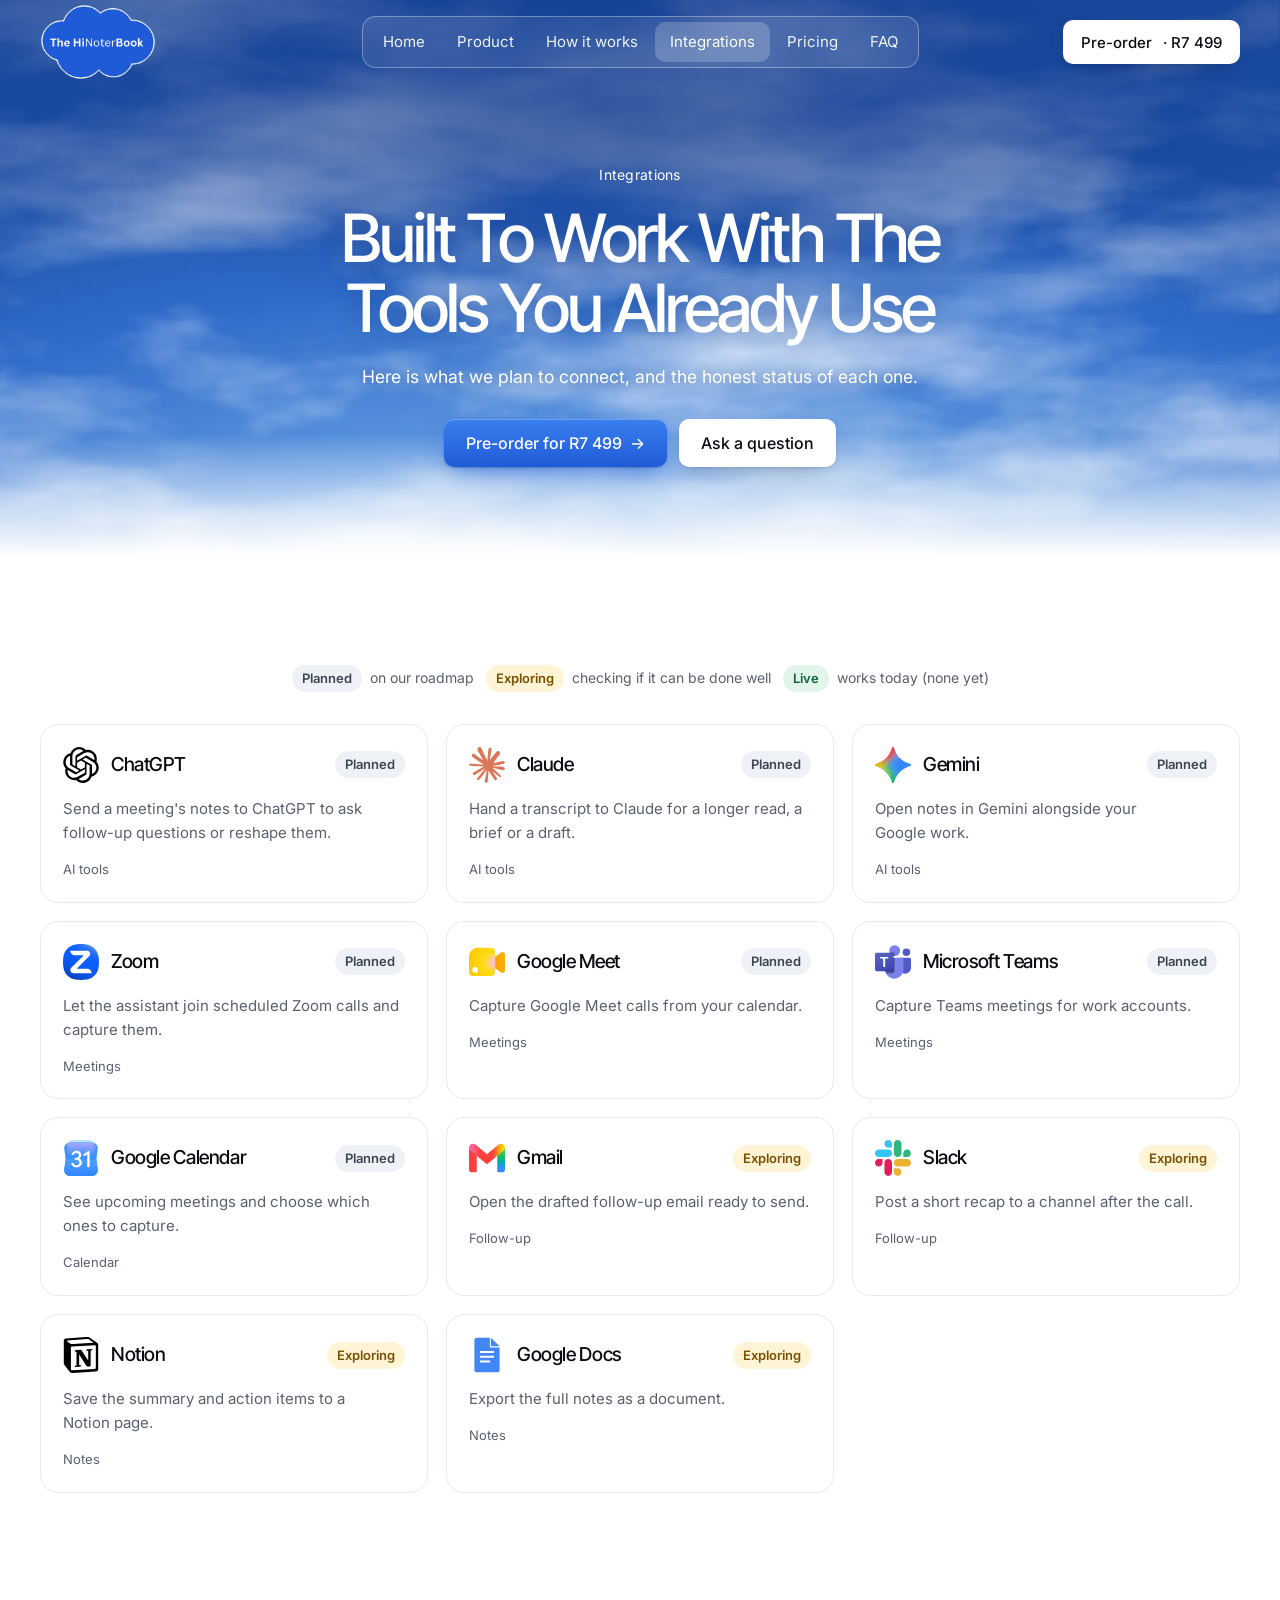
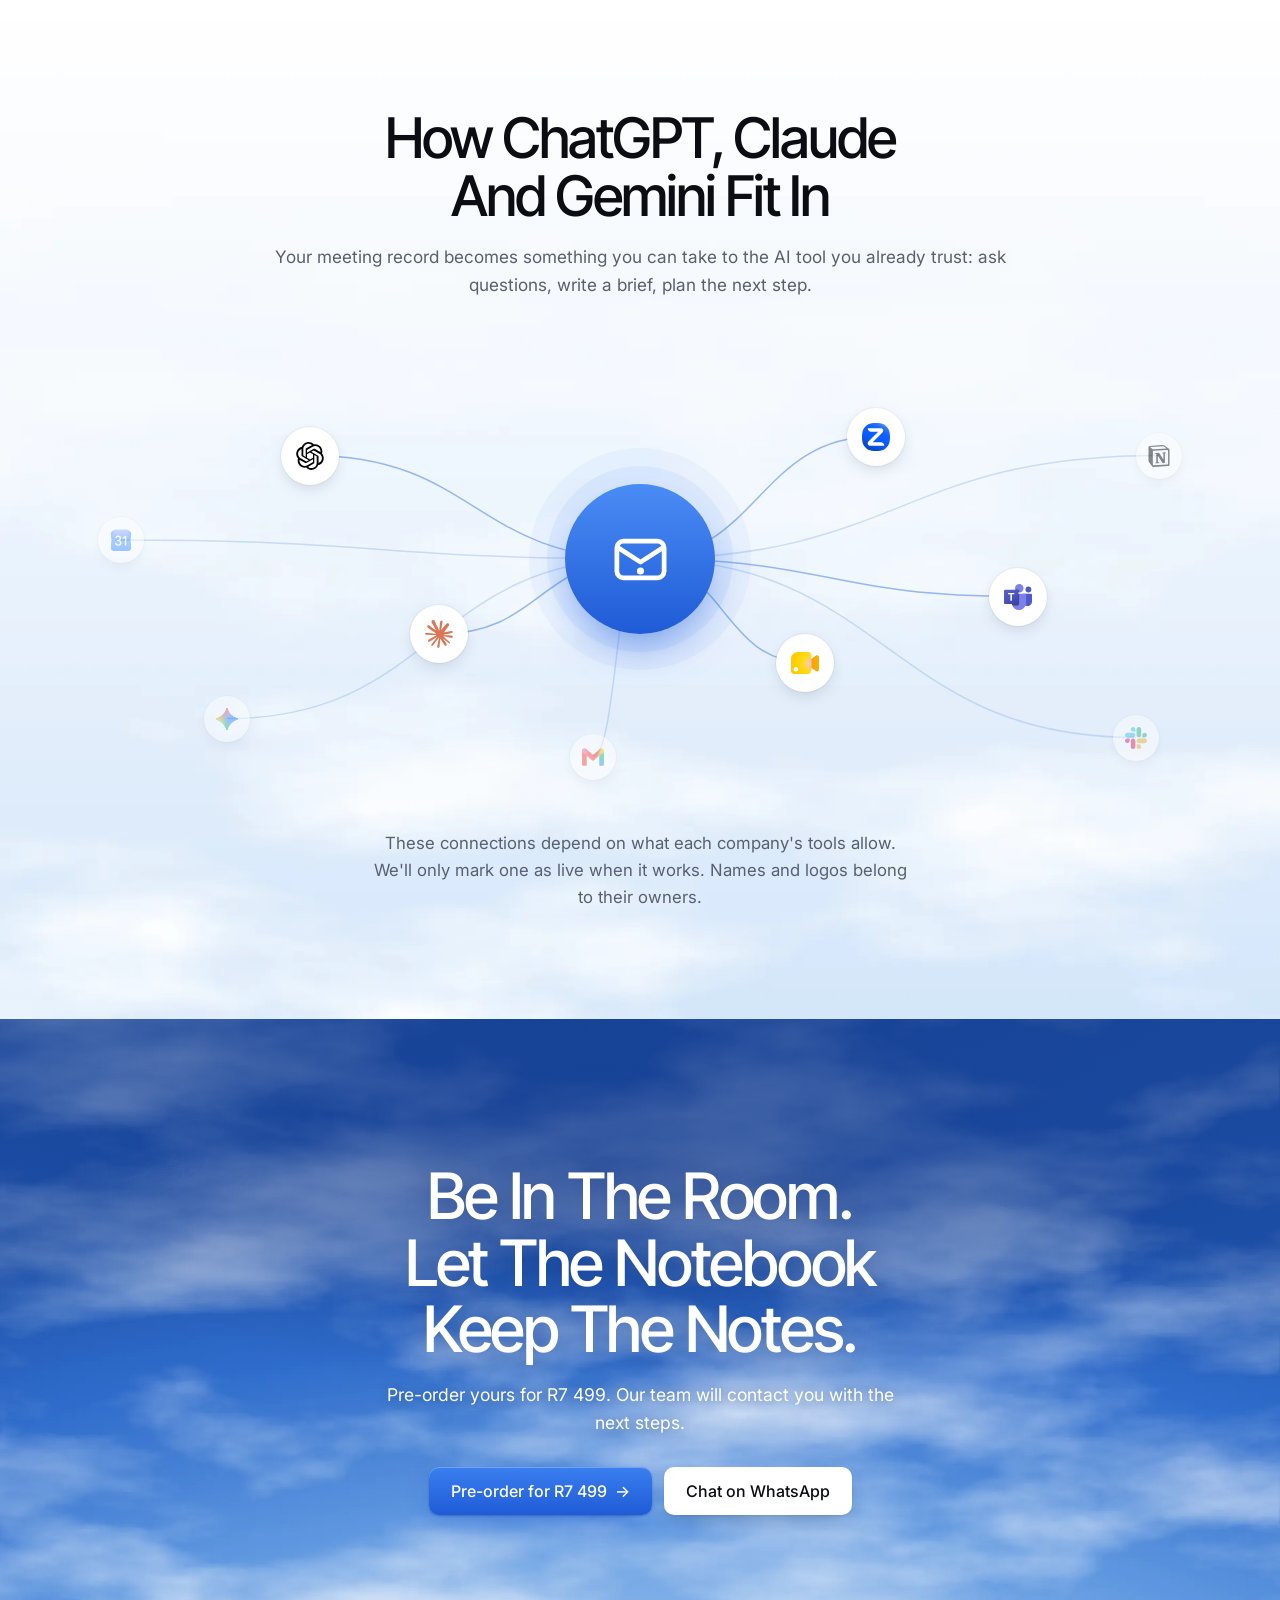
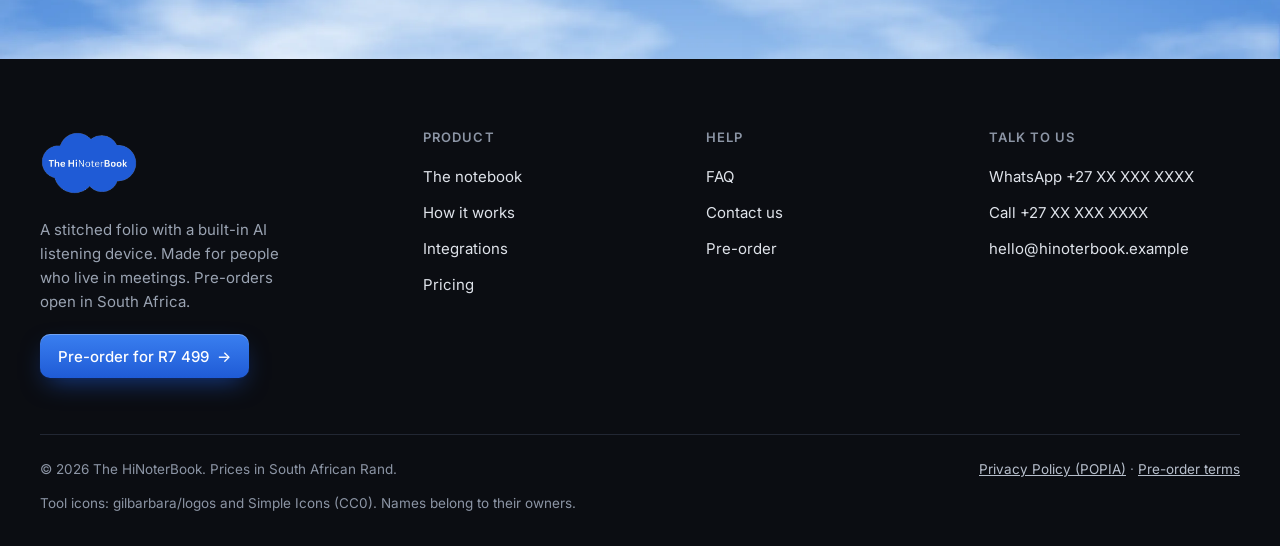
<file: preview/integrations.html>
<!doctype html>
<html lang="en-ZA">
<head>
<meta charset="utf-8">
<meta name="viewport" content="width=device-width, initial-scale=1">
<title>AI Note Taker Integrations | The HiNoterBook</title>
<meta name="description" content="Planned connections for The HiNoterBook: ChatGPT, Claude, Gemini, Zoom, Google Meet and Microsoft Teams, with an honest status for each.">
<meta name="robots" content="index, follow, max-image-preview:large, max-snippet:-1, max-video-preview:-1">
<link rel="canonical" href="https://hinoterbook.co.za/integrations.html">
<meta name="theme-color" content="#1f5bd6">
<meta name="application-name" content="The HiNoterBook">
<meta property="og:type" content="website">
<meta property="og:locale" content="en_ZA">
<meta property="og:site_name" content="The HiNoterBook">
<meta property="og:title" content="AI Note Taker Integrations | The HiNoterBook">
<meta property="og:description" content="Planned connections for The HiNoterBook: ChatGPT, Claude, Gemini, Zoom, Google Meet and Microsoft Teams, with an honest status for each.">
<meta property="og:url" content="https://hinoterbook.co.za/integrations.html">
<meta property="og:image" content="https://hinoterbook.co.za/og.jpg">
<meta property="og:image:width" content="1200">
<meta property="og:image:height" content="630">
<meta property="og:image:alt" content="The HiNoterBook: Your In-person AI NoteTaker. RRP R7 499 with free HiNoter Earpods.">
<meta name="twitter:card" content="summary_large_image">
<meta name="twitter:title" content="AI Note Taker Integrations | The HiNoterBook">
<meta name="twitter:description" content="Planned connections for The HiNoterBook: ChatGPT, Claude, Gemini, Zoom, Google Meet and Microsoft Teams, with an honest status for each.">
<meta name="twitter:image" content="https://hinoterbook.co.za/og.jpg">
<link rel="manifest" href="site.webmanifest">
<script type="application/ld+json">{"@context": "https://schema.org", "@graph": [{"@type": "Organization", "@id": "https://hinoterbook.co.za/#organization", "name": "The HiNoterBook", "url": "https://hinoterbook.co.za/", "logo": {"@type": "ImageObject", "url": "https://hinoterbook.co.za/assets/img/logo.png", "width": 337, "height": 220}, "slogan": "Your In-person AI NoteTaker", "areaServed": {"@type": "Country", "name": "South Africa"}}, {"@type": "WebSite", "@id": "https://hinoterbook.co.za/#website", "url": "https://hinoterbook.co.za/", "name": "The HiNoterBook", "description": "Your In-person AI NoteTaker", "inLanguage": "en-ZA", "publisher": {"@id": "https://hinoterbook.co.za/#organization"}}, {"@type": "WebPage", "@id": "https://hinoterbook.co.za/integrations.html#webpage", "url": "https://hinoterbook.co.za/integrations.html", "name": "AI Note Taker Integrations | The HiNoterBook", "description": "Planned connections for The HiNoterBook: ChatGPT, Claude, Gemini, Zoom, Google Meet and Microsoft Teams, with an honest status for each.", "inLanguage": "en-ZA", "isPartOf": {"@id": "https://hinoterbook.co.za/#website"}, "about": {"@id": "https://hinoterbook.co.za/#product"}, "breadcrumb": {"@type": "BreadcrumbList", "itemListElement": [{"@type": "ListItem", "position": 1, "name": "Home", "item": "https://hinoterbook.co.za/"}, {"@type": "ListItem", "position": 2, "name": "Integrations", "item": "https://hinoterbook.co.za/integrations.html"}]}}]}</script>

<link rel="icon" href="favicon-32.png" sizes="32x32" type="image/png">
<link rel="icon" href="favicon-64.png" sizes="64x64" type="image/png">
<link rel="apple-touch-icon" href="apple-touch-icon.png">
<link rel="preconnect" href="https://fonts.googleapis.com">
<link rel="preconnect" href="https://fonts.gstatic.com" crossorigin>
<link rel="stylesheet" href="https://fonts.googleapis.com/css2?family=Inter:wght@400;500;600&family=Inter+Tight:wght@500;600&display=swap">
<link rel="stylesheet" href="assets/css/site.css">
<script>window.SITE={"brand": "The HiNoterBook", "price": "R7\u00a0499", "priceReward": "R6\u00a0749", "reward": "10%", "gift": "free HiNoter Earpods worth R999", "whatsapp": "27XXXXXXXXX", "email": "hello@hinoterbook.example", "orderEmail": "info@survivalguide.co.za"};</script>
<script>/* Always open a page at the top (unless the link points to a spot on the page) */
try{if("scrollRestoration" in history)history.scrollRestoration="manual";}catch(e){}
(function(){function top(){if(!location.hash){document.documentElement.style.scrollBehavior="auto";window.scrollTo(0,0);document.documentElement.style.scrollBehavior="";}}
document.addEventListener("DOMContentLoaded",top);window.addEventListener("load",top);window.addEventListener("pageshow",function(e){if(e.persisted)top();});})();</script>
<script defer src="assets/js/site.js"></script>
</head>
<body>
<a class="skip" href="#main">Skip to content</a>
<header class="site-header">
  <div class="wrap bar">
    <a class="brand" href="index.html" aria-label="The HiNoterBook home"><img class="brand-logo" src="assets/img/logo-outline.png" alt="The HiNoterBook" width="337" height="220"></a>
    <nav class="nav-pill" aria-label="Main"><a href="index.html">Home</a><a href="product.html">Product</a><a href="how-it-works.html">How it works</a><a href="integrations.html" aria-current="page">Integrations</a><a href="pricing.html">Pricing</a><a href="faq.html">FAQ</a></nav>
    <div class="head-actions">
      <a class="btn btn-white btn-sm" href="pre-order.html">Pre-order<span class="long">&nbsp;· R7 499</span></a>
      <button class="menu-btn" type="button" aria-expanded="false" aria-controls="mobile-menu" aria-label="Open menu"><span></span></button>
    </div>
  </div>
</header>
<div class="mobile-menu" id="mobile-menu">
  <nav aria-label="Mobile"><a class="m-link" href="index.html">Home<span aria-hidden="true">→</span></a><a class="m-link" href="product.html">Product<span aria-hidden="true">→</span></a><a class="m-link" href="how-it-works.html">How it works<span aria-hidden="true">→</span></a><a class="m-link" href="integrations.html" aria-current="page">Integrations<span aria-hidden="true">→</span></a><a class="m-link" href="pricing.html">Pricing<span aria-hidden="true">→</span></a><a class="m-link" href="faq.html">FAQ<span aria-hidden="true">→</span></a><a class="m-link" href="contact.html">Contact<span aria-hidden="true">→</span></a></nav>
  <a class="btn btn-primary" href="pre-order.html">Pre-order for R7 499 <span class="arr" aria-hidden="true">→</span></a>
  <p class="m-contact">Questions? <a class="link" href="https://wa.me/27XXXXXXXXX">WhatsApp us</a> or call <a class="link" href="tel:+27XXXXXXXXX">+27 XX XXX XXXX</a>.</p>
</div>
<main id="main">
<section class="sky page-hero"><div class="wrap" data-enter>
  <span class="crumb">Integrations</span>
  <h1>Built to work with the tools you already use</h1>
  <p class="lede">Here is what we plan to connect, and the honest status of each one.</p>
  <div class="actions"><a class="btn btn-primary" href="pre-order.html">Pre-order for R7 499 <span class="arr" aria-hidden="true">→</span></a><a class="btn btn-white" href="contact.html">Ask a question</a></div>
</div></section>
<section class="section"><div class="wrap">
  <div class="legend"><span><span class="status planned">Planned</span> on our roadmap</span><span><span class="status explore">Exploring</span> checking if it can be done well</span><span><span class="status live">Live</span> works today (none yet)</span></div>
  <div class="int-grid"><div class="int"><div class="int-top"><img src="assets/icons/openai.svg" alt="" width="36" height="36"><h3>ChatGPT</h3><span class="status planned">Planned</span></div><p>Send a meeting&#x27;s notes to ChatGPT to ask follow-up questions or reshape them.</p><span style="font-size:13px;color:var(--muted)">AI tools</span></div><div class="int"><div class="int-top"><img src="assets/icons/claude.svg" alt="" width="36" height="36"><h3>Claude</h3><span class="status planned">Planned</span></div><p>Hand a transcript to Claude for a longer read, a brief or a draft.</p><span style="font-size:13px;color:var(--muted)">AI tools</span></div><div class="int"><div class="int-top"><img src="assets/icons/gemini.svg" alt="" width="36" height="36"><h3>Gemini</h3><span class="status planned">Planned</span></div><p>Open notes in Gemini alongside your Google work.</p><span style="font-size:13px;color:var(--muted)">AI tools</span></div><div class="int"><div class="int-top"><img src="assets/icons/zoom.svg" alt="" width="36" height="36"><h3>Zoom</h3><span class="status planned">Planned</span></div><p>Let the assistant join scheduled Zoom calls and capture them.</p><span style="font-size:13px;color:var(--muted)">Meetings</span></div><div class="int"><div class="int-top"><img src="assets/icons/google-meet.svg" alt="" width="36" height="36"><h3>Google Meet</h3><span class="status planned">Planned</span></div><p>Capture Google Meet calls from your calendar.</p><span style="font-size:13px;color:var(--muted)">Meetings</span></div><div class="int"><div class="int-top"><img src="assets/icons/teams.svg" alt="" width="36" height="36"><h3>Microsoft Teams</h3><span class="status planned">Planned</span></div><p>Capture Teams meetings for work accounts.</p><span style="font-size:13px;color:var(--muted)">Meetings</span></div><div class="int"><div class="int-top"><img src="assets/icons/google-calendar.svg" alt="" width="36" height="36"><h3>Google Calendar</h3><span class="status planned">Planned</span></div><p>See upcoming meetings and choose which ones to capture.</p><span style="font-size:13px;color:var(--muted)">Calendar</span></div><div class="int"><div class="int-top"><img src="assets/icons/gmail.svg" alt="" width="36" height="36"><h3>Gmail</h3><span class="status explore">Exploring</span></div><p>Open the drafted follow-up email ready to send.</p><span style="font-size:13px;color:var(--muted)">Follow-up</span></div><div class="int"><div class="int-top"><img src="assets/icons/slack.svg" alt="" width="36" height="36"><h3>Slack</h3><span class="status explore">Exploring</span></div><p>Post a short recap to a channel after the call.</p><span style="font-size:13px;color:var(--muted)">Follow-up</span></div><div class="int"><div class="int-top"><img src="assets/icons/notion.svg" alt="" width="36" height="36"><h3>Notion</h3><span class="status explore">Exploring</span></div><p>Save the summary and action items to a Notion page.</p><span style="font-size:13px;color:var(--muted)">Notes</span></div><div class="int"><div class="int-top"><img src="assets/icons/google-docs.svg" alt="" width="36" height="36"><h3>Google Docs</h3><span class="status explore">Exploring</span></div><p>Export the full notes as a document.</p><span style="font-size:13px;color:var(--muted)">Notes</span></div></div>
</div></section>
<section class="section ground-soft"><div class="wrap">
  <div class="s-head"><h2>How ChatGPT, Claude and Gemini fit in</h2><p>Your meeting record becomes something you can take to the AI tool you already trust: ask questions, write a brief, plan the next step.</p></div>
  <div class="hub"><svg class="lines" aria-hidden="true"></svg>
  <div class="core"><svg viewBox="0 0 24 24" fill="none" stroke="#fff" stroke-width="1.8" stroke-linecap="round" stroke-linejoin="round" aria-hidden="true"><rect x="3" y="5" width="18" height="14" rx="2.5"/><path d="M3.5 7.5 12 13l8.5-5.5"/><circle cx="12" cy="16.4" r="1.35" fill="#fff" stroke="none"/></svg><span class="sr-only">The HiNoterBook</span></div>
  <span class="node" style="left:22%;top:22%"><img src="assets/icons/openai.svg" alt="ChatGPT" width="28" height="28"></span><span class="node" style="left:33%;top:60%"><img src="assets/icons/claude.svg" alt="Claude" width="28" height="28"></span><span class="node faint hide-sm" style="left:15%;top:78%"><img src="assets/icons/gemini.svg" alt="Gemini" width="28" height="28"></span><span class="node" style="left:70%;top:18%"><img src="assets/icons/zoom.svg" alt="Zoom" width="28" height="28"></span><span class="node" style="left:64%;top:66%"><img src="assets/icons/google-meet.svg" alt="Google Meet" width="28" height="28"></span><span class="node" style="left:82%;top:52%"><img src="assets/icons/teams.svg" alt="Microsoft Teams" width="28" height="28"></span><span class="node faint hide-sm" style="left:6%;top:40%"><img src="assets/icons/google-calendar.svg" alt="Google Calendar" width="28" height="28"></span><span class="node faint hide-sm" style="left:92%;top:82%"><img src="assets/icons/slack.svg" alt="Slack" width="28" height="28"></span><span class="node faint hide-sm" style="left:94%;top:22%"><img src="assets/icons/notion.svg" alt="Notion" width="28" height="28"></span><span class="node faint hide-sm" style="left:46%;top:86%"><img src="assets/icons/gmail.svg" alt="Gmail" width="28" height="28"></span></div>
  <p class="hub-note">These connections depend on what each company's tools allow. We'll only mark one as live when it works. Names and logos belong to their owners.</p>
</div></section>
<section class="sky close"><div class="wrap">
  <h2>Be in the room. Let the notebook keep the notes.</h2>
  <p>Pre-order yours for R7 499. Our team will contact you with the next steps.</p>
  <div class="actions"><a class="btn btn-primary" href="pre-order.html">Pre-order for R7 499 <span class="arr" aria-hidden="true">→</span></a>
  <a class="btn btn-white" href="https://wa.me/27XXXXXXXXX">Chat on WhatsApp</a></div>
</div></section>
</main>
<div class="promo" id="promo" hidden>
  <div class="promo-backdrop" data-promo-close></div>
  <div class="promo-card" role="dialog" aria-modal="true" aria-labelledby="promo-title" aria-describedby="promo-desc">
    <button class="promo-x" type="button" aria-label="Close" data-promo-close><svg aria-hidden="true" focusable="false" xmlns="http://www.w3.org/2000/svg" viewBox="0 0 24 24" width="20" height="20" fill="none" stroke="currentColor" stroke-width="2" stroke-linecap="round" stroke-linejoin="round"><path fill="none" stroke="currentColor" stroke-linecap="round" stroke-linejoin="round" stroke-width="2" d="M18 6L6 18M6 6l12 12"/></svg></button>
    <span class="promo-tag"><svg aria-hidden="true" focusable="false" xmlns="http://www.w3.org/2000/svg" viewBox="0 0 24 24" width="20" height="20" fill="none" stroke="currentColor" stroke-width="2" stroke-linecap="round" stroke-linejoin="round"><g fill="none" stroke="currentColor" stroke-linecap="round" stroke-linejoin="round" stroke-width="2"><path d="M12 7v14m8-10v8a2 2 0 0 1-2 2H6a2 2 0 0 1-2-2v-8m3.5-4a1 1 0 0 1 0-5A4.8 8 0 0 1 12 7a4.8 8 0 0 1 4.5-5a1 1 0 0 1 0 5"/><rect width="18" height="4" x="3" y="7" rx="1"/></g></svg>Welcome gift</span>
    <h2 id="promo-title">Scratch to reveal your 10% off</h2>
    <p id="promo-desc">A thank-you for being early. Scratch the card and pay R6 749 instead of R7 499 RRP, plus free HiNoter Earpods worth R999.</p>
    <div data-scratch-group>
    <div class="scratch" data-scratch>
      <div class="scratch-under" aria-hidden="true">
        <span class="k">Your reward</span>
        <span class="v">10<small>% off</small></span>
        <span class="s">You pay R6 749 instead of R7 499 RRP</span>
      </div>
      <canvas aria-label="Scratch card. Scratch to reveal your reward, or use the Reveal button below." role="img"></canvas>
      <div class="confetti" aria-hidden="true"></div>
    </div>
    <div class="scratch-tools">
      <button class="btn btn-ghost before" type="button" data-reveal>Reveal my reward</button>
      <a class="btn btn-primary reward-won" href="pre-order.html">Claim 10% with my pre-order <span class="arr" aria-hidden="true">→</span></a>
    </div>
    </div>
    <button class="promo-later" type="button" data-promo-close>Maybe later</button>
  </div>
</div>
<footer class="site-footer">
  <div class="wrap">
    <div class="f-top">
      <div>
        <a class="brand" href="index.html" aria-label="The HiNoterBook home"><img class="brand-logo" src="assets/img/logo.png" alt="The HiNoterBook" width="337" height="220"></a>
        <p>A stitched folio with a built-in AI listening device. Made for people who live in meetings. Pre-orders open in South Africa.</p>
        <a class="btn btn-primary btn-sm f-cta" href="pre-order.html">Pre-order for R7 499 <span class="arr" aria-hidden="true">→</span></a>
      </div>
      <div class="f-col"><h2>Product</h2><ul>
        <li><a href="product.html">The notebook</a></li>
        <li><a href="how-it-works.html">How it works</a></li>
        <li><a href="integrations.html">Integrations</a></li>
        <li><a href="pricing.html">Pricing</a></li>
      </ul></div>
      <div class="f-col"><h2>Help</h2><ul>
        <li><a href="faq.html">FAQ</a></li>
        <li><a href="contact.html">Contact us</a></li>
        <li><a href="pre-order.html">Pre-order</a></li>
      </ul></div>
      <div class="f-col"><h2>Talk to us</h2><ul>
        <li><a href="https://wa.me/27XXXXXXXXX">WhatsApp +27 XX XXX XXXX</a></li>
        <li><a href="tel:+27XXXXXXXXX">Call +27 XX XXX XXXX</a></li>
        <li><a href="mailto:hello@hinoterbook.example">hello@hinoterbook.example</a></li>
      </ul></div>
    </div>
    <div class="f-bottom">
      <span>© 2026 The HiNoterBook. Prices in South African Rand.</span>
      <span><a href="privacy.html">Privacy Policy (POPIA)</a> · <a href="terms.html">Pre-order terms</a></span>
      <span>Tool icons: gilbarbara/logos and Simple Icons (CC0). Names belong to their owners.</span>
    </div>
  </div>
</footer>
<div class="sr-only" aria-live="polite" id="scratch-live"></div>
</body>
</html>
</file>
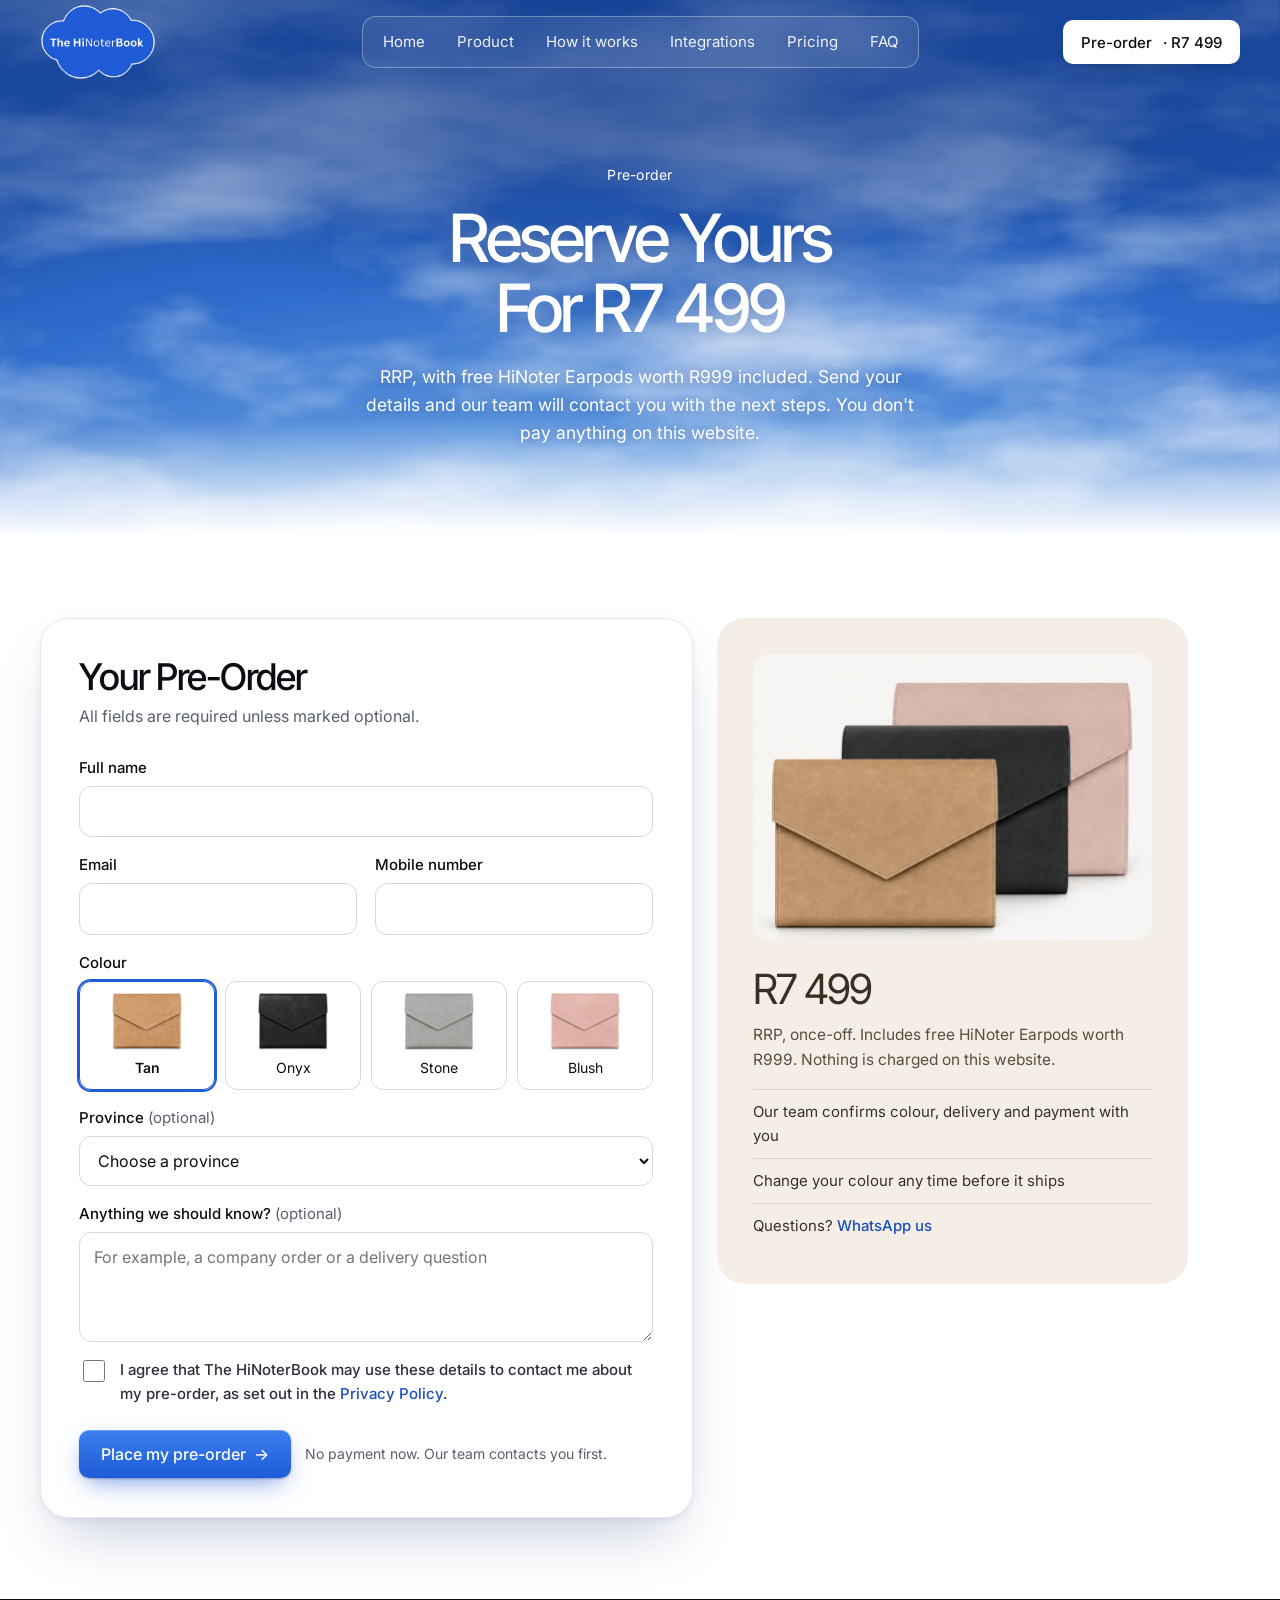
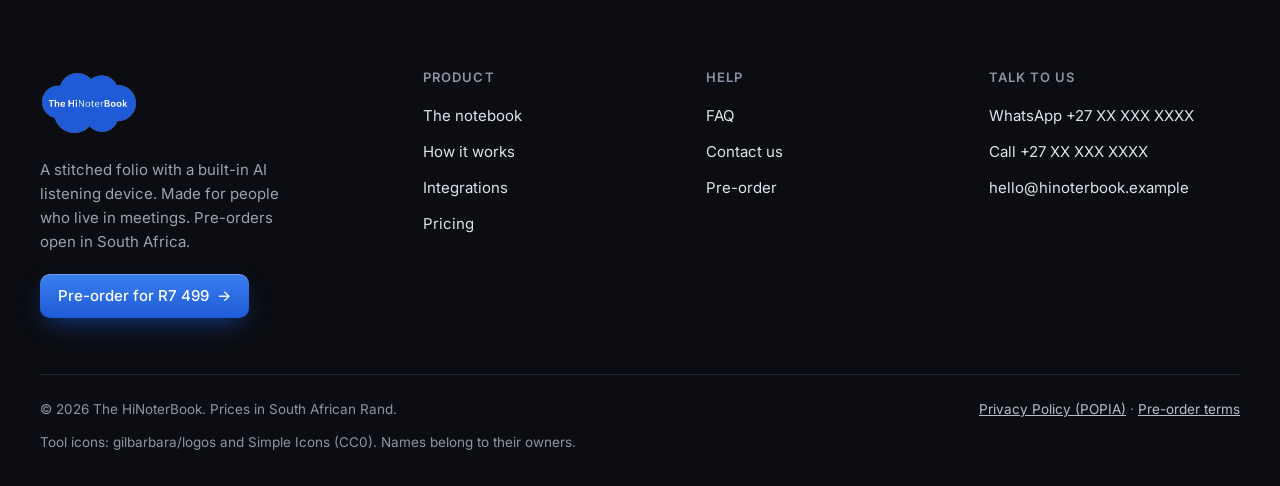
<file: preview/pre-order.html>
<!doctype html>
<html lang="en-ZA">
<head>
<meta charset="utf-8">
<meta name="viewport" content="width=device-width, initial-scale=1">
<title>Pre-order the AI Note Taker Notebook | The HiNoterBook</title>
<meta name="description" content="Reserve The HiNoterBook for R7 499 with free HiNoter Earpods. Choose your colour; our team contacts you to confirm. Nothing is charged online.">
<meta name="robots" content="index, follow, max-image-preview:large, max-snippet:-1, max-video-preview:-1">
<link rel="canonical" href="https://hinoterbook.co.za/pre-order.html">
<meta name="theme-color" content="#1f5bd6">
<meta name="application-name" content="The HiNoterBook">
<meta property="og:type" content="product">
<meta property="og:locale" content="en_ZA">
<meta property="og:site_name" content="The HiNoterBook">
<meta property="og:title" content="Pre-order the AI Note Taker Notebook | The HiNoterBook">
<meta property="og:description" content="Reserve The HiNoterBook for R7 499 with free HiNoter Earpods. Choose your colour; our team contacts you to confirm. Nothing is charged online.">
<meta property="og:url" content="https://hinoterbook.co.za/pre-order.html">
<meta property="og:image" content="https://hinoterbook.co.za/og.jpg">
<meta property="og:image:width" content="1200">
<meta property="og:image:height" content="630">
<meta property="og:image:alt" content="The HiNoterBook: Your In-person AI NoteTaker. RRP R7 499 with free HiNoter Earpods.">
<meta name="twitter:card" content="summary_large_image">
<meta name="twitter:title" content="Pre-order the AI Note Taker Notebook | The HiNoterBook">
<meta name="twitter:description" content="Reserve The HiNoterBook for R7 499 with free HiNoter Earpods. Choose your colour; our team contacts you to confirm. Nothing is charged online.">
<meta name="twitter:image" content="https://hinoterbook.co.za/og.jpg">
<link rel="manifest" href="site.webmanifest">
<script type="application/ld+json">{"@context": "https://schema.org", "@graph": [{"@type": "Organization", "@id": "https://hinoterbook.co.za/#organization", "name": "The HiNoterBook", "url": "https://hinoterbook.co.za/", "logo": {"@type": "ImageObject", "url": "https://hinoterbook.co.za/assets/img/logo.png", "width": 337, "height": 220}, "slogan": "Your In-person AI NoteTaker", "areaServed": {"@type": "Country", "name": "South Africa"}}, {"@type": "WebSite", "@id": "https://hinoterbook.co.za/#website", "url": "https://hinoterbook.co.za/", "name": "The HiNoterBook", "description": "Your In-person AI NoteTaker", "inLanguage": "en-ZA", "publisher": {"@id": "https://hinoterbook.co.za/#organization"}}, {"@type": "WebPage", "@id": "https://hinoterbook.co.za/pre-order.html#webpage", "url": "https://hinoterbook.co.za/pre-order.html", "name": "Pre-order the AI Note Taker Notebook | The HiNoterBook", "description": "Reserve The HiNoterBook for R7 499 with free HiNoter Earpods. Choose your colour; our team contacts you to confirm. Nothing is charged online.", "inLanguage": "en-ZA", "isPartOf": {"@id": "https://hinoterbook.co.za/#website"}, "about": {"@id": "https://hinoterbook.co.za/#product"}, "breadcrumb": {"@type": "BreadcrumbList", "itemListElement": [{"@type": "ListItem", "position": 1, "name": "Home", "item": "https://hinoterbook.co.za/"}, {"@type": "ListItem", "position": 2, "name": "Pre-order", "item": "https://hinoterbook.co.za/pre-order.html"}]}}, {"@type": "Product", "@id": "https://hinoterbook.co.za/#product", "name": "The HiNoterBook", "description": "A stitched leather folio with a built-in AI listening device that takes your meeting notes and sends the summary, action items and a draft follow-up email to your inbox after the meeting. Includes a power bank, notepad and pen loop, plus free HiNoter Earpods worth R999.", "brand": {"@type": "Brand", "name": "The HiNoterBook"}, "category": "AI note taker", "image": ["https://hinoterbook.co.za/assets/img/folio-trio-1600.webp", "https://hinoterbook.co.za/assets/img/folio-wood-1600.webp", "https://hinoterbook.co.za/assets/img/folio-studio-1600.webp", "https://hinoterbook.co.za/assets/img/folio-tan-1200.webp"], "color": "Tan, Onyx, Stone, Blush", "material": "Leather", "offers": {"@type": "Offer", "url": "https://hinoterbook.co.za/pre-order.html", "price": "7499.00", "priceCurrency": "ZAR", "availability": "https://schema.org/PreOrder", "itemCondition": "https://schema.org/NewCondition", "seller": {"@id": "https://hinoterbook.co.za/#organization"}, "areaServed": {"@type": "Country", "name": "South Africa"}}}]}</script>

<link rel="icon" href="favicon-32.png" sizes="32x32" type="image/png">
<link rel="icon" href="favicon-64.png" sizes="64x64" type="image/png">
<link rel="apple-touch-icon" href="apple-touch-icon.png">
<link rel="preconnect" href="https://fonts.googleapis.com">
<link rel="preconnect" href="https://fonts.gstatic.com" crossorigin>
<link rel="stylesheet" href="https://fonts.googleapis.com/css2?family=Inter:wght@400;500;600&family=Inter+Tight:wght@500;600&display=swap">
<link rel="stylesheet" href="assets/css/site.css">
<script>window.SITE={"brand": "The HiNoterBook", "price": "R7\u00a0499", "priceReward": "R6\u00a0749", "reward": "10%", "gift": "free HiNoter Earpods worth R999", "whatsapp": "27XXXXXXXXX", "email": "hello@hinoterbook.example", "orderEmail": "info@survivalguide.co.za"};</script>
<script>/* Always open a page at the top (unless the link points to a spot on the page) */
try{if("scrollRestoration" in history)history.scrollRestoration="manual";}catch(e){}
(function(){function top(){if(!location.hash){document.documentElement.style.scrollBehavior="auto";window.scrollTo(0,0);document.documentElement.style.scrollBehavior="";}}
document.addEventListener("DOMContentLoaded",top);window.addEventListener("load",top);window.addEventListener("pageshow",function(e){if(e.persisted)top();});})();</script>
<script defer src="assets/js/site.js"></script>
</head>
<body>
<a class="skip" href="#main">Skip to content</a>
<header class="site-header">
  <div class="wrap bar">
    <a class="brand" href="index.html" aria-label="The HiNoterBook home"><img class="brand-logo" src="assets/img/logo-outline.png" alt="The HiNoterBook" width="337" height="220"></a>
    <nav class="nav-pill" aria-label="Main"><a href="index.html">Home</a><a href="product.html">Product</a><a href="how-it-works.html">How it works</a><a href="integrations.html">Integrations</a><a href="pricing.html">Pricing</a><a href="faq.html">FAQ</a></nav>
    <div class="head-actions">
      <a class="btn btn-white btn-sm" href="pre-order.html">Pre-order<span class="long">&nbsp;· R7 499</span></a>
      <button class="menu-btn" type="button" aria-expanded="false" aria-controls="mobile-menu" aria-label="Open menu"><span></span></button>
    </div>
  </div>
</header>
<div class="mobile-menu" id="mobile-menu">
  <nav aria-label="Mobile"><a class="m-link" href="index.html">Home<span aria-hidden="true">→</span></a><a class="m-link" href="product.html">Product<span aria-hidden="true">→</span></a><a class="m-link" href="how-it-works.html">How it works<span aria-hidden="true">→</span></a><a class="m-link" href="integrations.html">Integrations<span aria-hidden="true">→</span></a><a class="m-link" href="pricing.html">Pricing<span aria-hidden="true">→</span></a><a class="m-link" href="faq.html">FAQ<span aria-hidden="true">→</span></a><a class="m-link" href="contact.html">Contact<span aria-hidden="true">→</span></a></nav>
  <a class="btn btn-primary" href="pre-order.html">Pre-order for R7 499 <span class="arr" aria-hidden="true">→</span></a>
  <p class="m-contact">Questions? <a class="link" href="https://wa.me/27XXXXXXXXX">WhatsApp us</a> or call <a class="link" href="tel:+27XXXXXXXXX">+27 XX XXX XXXX</a>.</p>
</div>
<main id="main">
<section class="sky page-hero"><div class="wrap" data-enter>
  <span class="crumb">Pre-order</span>
  <h1>Reserve yours for R7 499</h1>
  <p class="lede">RRP, with free HiNoter Earpods worth R999 included. Send your details and our team will contact you with the next steps. You don't pay anything on this website.</p>
  
</div></section>
<section class="section-tight"><div class="wrap">
<div class="form-shell" data-form-shell>
  <div class="form-card">
    <form id="preorder-form" novalidate>
      <h2>Your pre-order</h2>
      <p class="lede">All fields are required unless marked optional.</p>
      <div class="reward-banner"><svg aria-hidden="true" focusable="false" xmlns="http://www.w3.org/2000/svg" viewBox="0 0 24 24" width="20" height="20" fill="none" stroke="currentColor" stroke-width="2" stroke-linecap="round" stroke-linejoin="round"><g fill="none" stroke="currentColor" stroke-linecap="round" stroke-linejoin="round" stroke-width="2"><path d="M12 7v14m8-10v8a2 2 0 0 1-2 2H6a2 2 0 0 1-2-2v-8m3.5-4a1 1 0 0 1 0-5A4.8 8 0 0 1 12 7a4.8 8 0 0 1 4.5-5a1 1 0 0 1 0 5"/><rect width="18" height="4" x="3" y="7" rx="1"/></g></svg><span>Your 10% scratch-card reward will be added to this pre-order.</span></div>
      <input type="hidden" name="reward" value="">
      <div class="hp" aria-hidden="true"><label for="website">Leave this empty</label><input id="website" name="website" tabindex="-1" autocomplete="off"></div>
      <div class="fields">
        <div class="field full"><label for="name">Full name</label><input id="name" name="name" autocomplete="name" required><span class="err" role="alert"></span></div>
        <div class="field"><label for="email">Email</label><input id="email" name="email" type="email" autocomplete="email" inputmode="email" required><span class="err" role="alert"></span></div>
        <div class="field"><label for="phone">Mobile number</label><input id="phone" name="phone" type="tel" autocomplete="tel" inputmode="tel" required><span class="err" role="alert"></span></div>
        <fieldset class="field full" data-colour-field><legend>Colour</legend><div class="colour-pick"><label><input type="radio" name="colour" value="Tan" checked><img src="assets/img/folio-tan-640.webp" alt="" width="640" height="528" loading="lazy"><span>Tan</span></label><label><input type="radio" name="colour" value="Onyx"><img src="assets/img/folio-onyx-640.webp" alt="" width="640" height="528" loading="lazy"><span>Onyx</span></label><label><input type="radio" name="colour" value="Stone"><img src="assets/img/folio-stone-640.webp" alt="" width="640" height="528" loading="lazy"><span>Stone</span></label><label><input type="radio" name="colour" value="Blush"><img src="assets/img/folio-blush-640.webp" alt="" width="640" height="528" loading="lazy"><span>Blush</span></label></div><span class="err" role="alert">Please choose a colour.</span></fieldset>
        <div class="field full"><label for="province">Province <span class="opt">(optional)</span></label><select id="province" name="province" autocomplete="address-level1"><option value="">Choose a province</option><option>Eastern Cape</option><option>Free State</option><option>Gauteng</option><option>KwaZulu-Natal</option><option>Limpopo</option><option>Mpumalanga</option><option>Northern Cape</option><option>North West</option><option>Western Cape</option></select></div>
        <div class="field full"><label for="notes">Anything we should know? <span class="opt">(optional)</span></label><textarea id="notes" name="notes" placeholder="For example, a company order or a delivery question"></textarea></div>
        <div class="field full"><label class="consent"><input type="checkbox" name="consent" id="consent"><span>I agree that The HiNoterBook may use these details to contact me about my pre-order, as set out in the <a class="link" href="privacy.html">Privacy Policy</a>.</span></label><span class="err" role="alert"></span></div>
      </div>
      <div class="form-foot"><button class="btn btn-primary" type="submit">Place my pre-order <span class="arr" aria-hidden="true">→</span></button><small>No payment now. Our team contacts you first.</small></div>
    </form>
    <div class="success" role="status">
      <div class="tick"><svg aria-hidden="true" focusable="false" xmlns="http://www.w3.org/2000/svg" viewBox="0 0 24 24" width="20" height="20" fill="none" stroke="currentColor" stroke-width="2" stroke-linecap="round" stroke-linejoin="round"><path fill="none" stroke="currentColor" stroke-linecap="round" stroke-linejoin="round" stroke-width="2" d="M20 6L9 17l-5-5"/></svg></div>
      <div class="ok-auto">
        <h2>Thank you. Your pre-order is in.</h2>
        <p>We've emailed you a confirmation with everything you'll get. <b>Our team will be in touch soon</b> to confirm your colour, delivery and payment. Nothing has been charged.</p>
        <p class="ok-ref">Your reference: <b data-ref></b></p>
      </div>
      <div class="ok-manual">
        <h2>Thank you. One last step.</h2>
        <p>We couldn't send your pre-order automatically just now. Please send it to our team below. Once it arrives, <b>our team will contact you with the next steps</b>.</p>
      </div>
      <div class="summary"><dl data-summary></dl></div>
      <div class="form-foot ok-manual"><a class="btn btn-primary" data-send-wa href="#" target="_blank" rel="noopener">Send on WhatsApp <span class="arr" aria-hidden="true">→</span></a><a class="btn btn-ghost" data-send-mail href="#">Send by email</a></div>
      <div class="form-foot ok-manual"><button class="btn btn-ghost btn-sm" type="button" data-edit>Change my details</button></div>
    </div>
  </div>
  <aside class="side-card" aria-label="Order summary">
    <img class="lineup" src="assets/img/folio-lineup-1600.webp" srcset="assets/img/folio-lineup-800.webp 800w, assets/img/folio-lineup-1600.webp 1600w" sizes="(max-width: 860px) 90vw, 420px" width="906" height="650" alt="HiNoterBook folios in tan, black and blush" loading="lazy" decoding="async">
    <div class="p"><span class="p-was">R7 499</span><span class="p-now">R6 749</span><span class="p-badge">10% off</span></div><p class="p-note-base">RRP, once-off. Includes free HiNoter Earpods worth R999. Nothing is charged on this website.</p><p class="p-note-reward">Your 10% scratch-card reward is applied: you save R750. Includes free HiNoter Earpods worth R999. Nothing charged on this website.</p>
    <ul><li>Our team confirms colour, delivery and payment with you</li><li>Change your colour any time before it ships</li><li>Questions? <a class="link" href="https://wa.me/27XXXXXXXXX">WhatsApp us</a></li></ul>
  </aside>
</div>
</div></section>
</main>
<footer class="site-footer">
  <div class="wrap">
    <div class="f-top">
      <div>
        <a class="brand" href="index.html" aria-label="The HiNoterBook home"><img class="brand-logo" src="assets/img/logo.png" alt="The HiNoterBook" width="337" height="220"></a>
        <p>A stitched folio with a built-in AI listening device. Made for people who live in meetings. Pre-orders open in South Africa.</p>
        <a class="btn btn-primary btn-sm f-cta" href="pre-order.html">Pre-order for R7 499 <span class="arr" aria-hidden="true">→</span></a>
      </div>
      <div class="f-col"><h2>Product</h2><ul>
        <li><a href="product.html">The notebook</a></li>
        <li><a href="how-it-works.html">How it works</a></li>
        <li><a href="integrations.html">Integrations</a></li>
        <li><a href="pricing.html">Pricing</a></li>
      </ul></div>
      <div class="f-col"><h2>Help</h2><ul>
        <li><a href="faq.html">FAQ</a></li>
        <li><a href="contact.html">Contact us</a></li>
        <li><a href="pre-order.html">Pre-order</a></li>
      </ul></div>
      <div class="f-col"><h2>Talk to us</h2><ul>
        <li><a href="https://wa.me/27XXXXXXXXX">WhatsApp +27 XX XXX XXXX</a></li>
        <li><a href="tel:+27XXXXXXXXX">Call +27 XX XXX XXXX</a></li>
        <li><a href="mailto:hello@hinoterbook.example">hello@hinoterbook.example</a></li>
      </ul></div>
    </div>
    <div class="f-bottom">
      <span>© 2026 The HiNoterBook. Prices in South African Rand.</span>
      <span><a href="privacy.html">Privacy Policy (POPIA)</a> · <a href="terms.html">Pre-order terms</a></span>
      <span>Tool icons: gilbarbara/logos and Simple Icons (CC0). Names belong to their owners.</span>
    </div>
  </div>
</footer>
<div class="sr-only" aria-live="polite" id="scratch-live"></div>
</body>
</html>
</file>
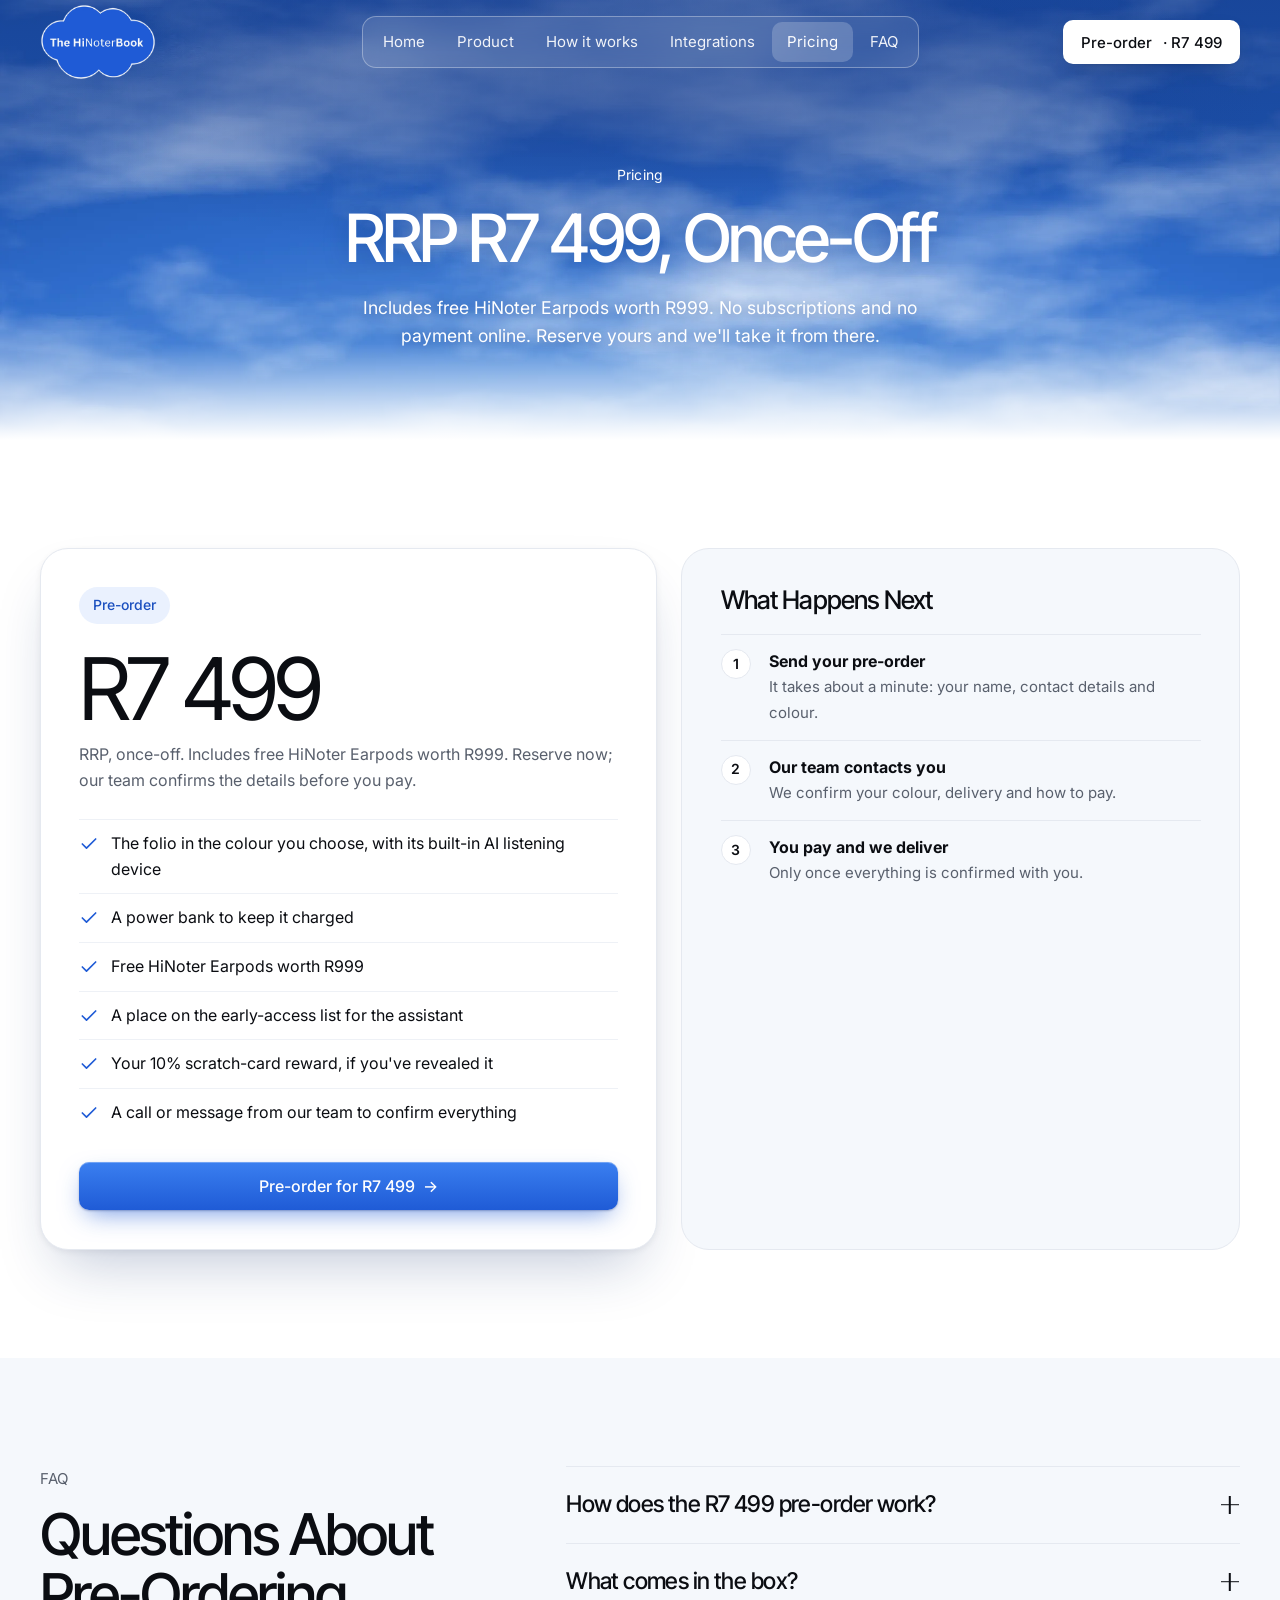
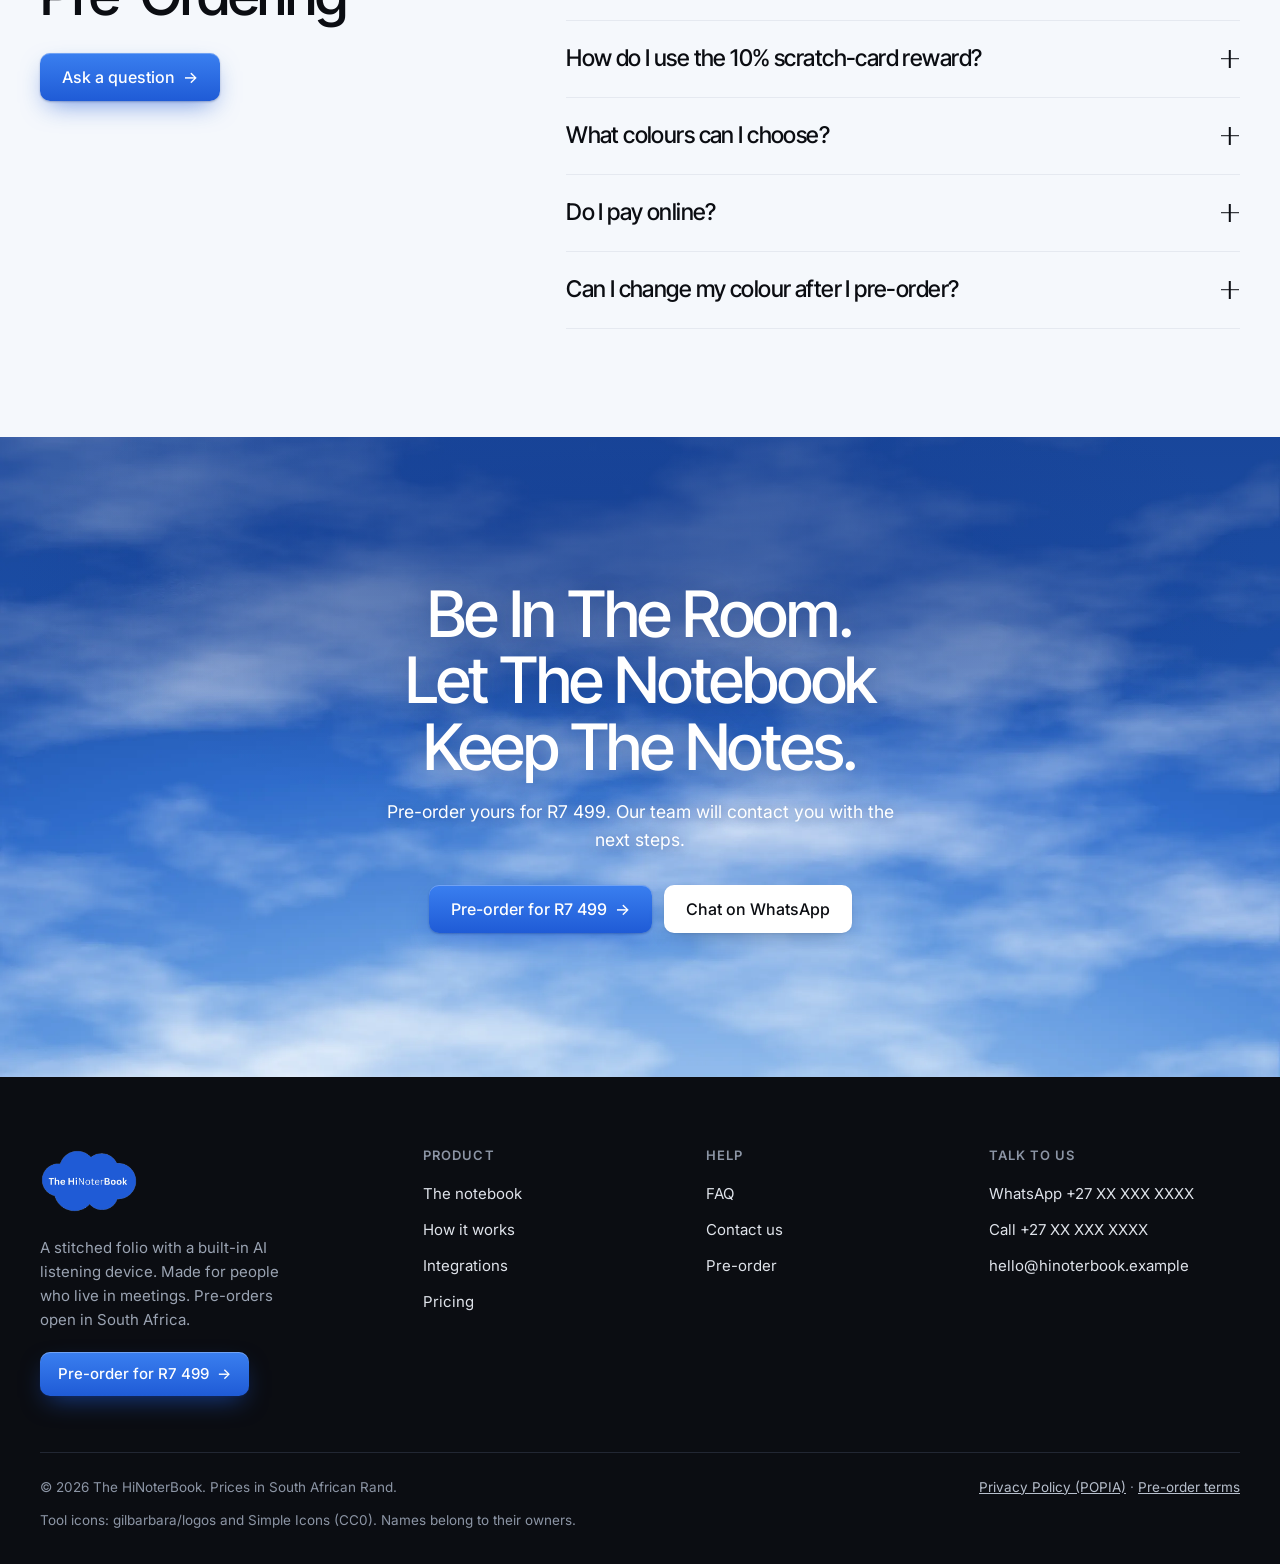
<file: preview/pricing.html>
<!doctype html>
<html lang="en-ZA">
<head>
<meta charset="utf-8">
<meta name="viewport" content="width=device-width, initial-scale=1">
<title>Price: R7 499 with Free HiNoter Earpods | The HiNoterBook</title>
<meta name="description" content="The HiNoterBook costs R7 499 once-off (RRP), with free HiNoter Earpods worth R999. Scratch the card for 10% off. No payment online.">
<meta name="robots" content="index, follow, max-image-preview:large, max-snippet:-1, max-video-preview:-1">
<link rel="canonical" href="https://hinoterbook.co.za/pricing.html">
<meta name="theme-color" content="#1f5bd6">
<meta name="application-name" content="The HiNoterBook">
<meta property="og:type" content="website">
<meta property="og:locale" content="en_ZA">
<meta property="og:site_name" content="The HiNoterBook">
<meta property="og:title" content="Price: R7 499 with Free HiNoter Earpods | The HiNoterBook">
<meta property="og:description" content="The HiNoterBook costs R7 499 once-off (RRP), with free HiNoter Earpods worth R999. Scratch the card for 10% off. No payment online.">
<meta property="og:url" content="https://hinoterbook.co.za/pricing.html">
<meta property="og:image" content="https://hinoterbook.co.za/og.jpg">
<meta property="og:image:width" content="1200">
<meta property="og:image:height" content="630">
<meta property="og:image:alt" content="The HiNoterBook: Your In-person AI NoteTaker. RRP R7 499 with free HiNoter Earpods.">
<meta name="twitter:card" content="summary_large_image">
<meta name="twitter:title" content="Price: R7 499 with Free HiNoter Earpods | The HiNoterBook">
<meta name="twitter:description" content="The HiNoterBook costs R7 499 once-off (RRP), with free HiNoter Earpods worth R999. Scratch the card for 10% off. No payment online.">
<meta name="twitter:image" content="https://hinoterbook.co.za/og.jpg">
<link rel="manifest" href="site.webmanifest">
<script type="application/ld+json">{"@context": "https://schema.org", "@graph": [{"@type": "Organization", "@id": "https://hinoterbook.co.za/#organization", "name": "The HiNoterBook", "url": "https://hinoterbook.co.za/", "logo": {"@type": "ImageObject", "url": "https://hinoterbook.co.za/assets/img/logo.png", "width": 337, "height": 220}, "slogan": "Your In-person AI NoteTaker", "areaServed": {"@type": "Country", "name": "South Africa"}}, {"@type": "WebSite", "@id": "https://hinoterbook.co.za/#website", "url": "https://hinoterbook.co.za/", "name": "The HiNoterBook", "description": "Your In-person AI NoteTaker", "inLanguage": "en-ZA", "publisher": {"@id": "https://hinoterbook.co.za/#organization"}}, {"@type": "WebPage", "@id": "https://hinoterbook.co.za/pricing.html#webpage", "url": "https://hinoterbook.co.za/pricing.html", "name": "Price: R7 499 with Free HiNoter Earpods | The HiNoterBook", "description": "The HiNoterBook costs R7 499 once-off (RRP), with free HiNoter Earpods worth R999. Scratch the card for 10% off. No payment online.", "inLanguage": "en-ZA", "isPartOf": {"@id": "https://hinoterbook.co.za/#website"}, "about": {"@id": "https://hinoterbook.co.za/#product"}, "breadcrumb": {"@type": "BreadcrumbList", "itemListElement": [{"@type": "ListItem", "position": 1, "name": "Home", "item": "https://hinoterbook.co.za/"}, {"@type": "ListItem", "position": 2, "name": "Pricing", "item": "https://hinoterbook.co.za/pricing.html"}]}}, {"@type": "Product", "@id": "https://hinoterbook.co.za/#product", "name": "The HiNoterBook", "description": "A stitched leather folio with a built-in AI listening device that takes your meeting notes and sends the summary, action items and a draft follow-up email to your inbox after the meeting. Includes a power bank, notepad and pen loop, plus free HiNoter Earpods worth R999.", "brand": {"@type": "Brand", "name": "The HiNoterBook"}, "category": "AI note taker", "image": ["https://hinoterbook.co.za/assets/img/folio-trio-1600.webp", "https://hinoterbook.co.za/assets/img/folio-wood-1600.webp", "https://hinoterbook.co.za/assets/img/folio-studio-1600.webp", "https://hinoterbook.co.za/assets/img/folio-tan-1200.webp"], "color": "Tan, Onyx, Stone, Blush", "material": "Leather", "offers": {"@type": "Offer", "url": "https://hinoterbook.co.za/pre-order.html", "price": "7499.00", "priceCurrency": "ZAR", "availability": "https://schema.org/PreOrder", "itemCondition": "https://schema.org/NewCondition", "seller": {"@id": "https://hinoterbook.co.za/#organization"}, "areaServed": {"@type": "Country", "name": "South Africa"}}}]}</script>

<link rel="icon" href="favicon-32.png" sizes="32x32" type="image/png">
<link rel="icon" href="favicon-64.png" sizes="64x64" type="image/png">
<link rel="apple-touch-icon" href="apple-touch-icon.png">
<link rel="preconnect" href="https://fonts.googleapis.com">
<link rel="preconnect" href="https://fonts.gstatic.com" crossorigin>
<link rel="stylesheet" href="https://fonts.googleapis.com/css2?family=Inter:wght@400;500;600&family=Inter+Tight:wght@500;600&display=swap">
<link rel="stylesheet" href="assets/css/site.css">
<script>window.SITE={"brand": "The HiNoterBook", "price": "R7\u00a0499", "priceReward": "R6\u00a0749", "reward": "10%", "gift": "free HiNoter Earpods worth R999", "whatsapp": "27XXXXXXXXX", "email": "hello@hinoterbook.example", "orderEmail": "info@survivalguide.co.za"};</script>
<script>/* Always open a page at the top (unless the link points to a spot on the page) */
try{if("scrollRestoration" in history)history.scrollRestoration="manual";}catch(e){}
(function(){function top(){if(!location.hash){document.documentElement.style.scrollBehavior="auto";window.scrollTo(0,0);document.documentElement.style.scrollBehavior="";}}
document.addEventListener("DOMContentLoaded",top);window.addEventListener("load",top);window.addEventListener("pageshow",function(e){if(e.persisted)top();});})();</script>
<script defer src="assets/js/site.js"></script>
</head>
<body>
<a class="skip" href="#main">Skip to content</a>
<header class="site-header">
  <div class="wrap bar">
    <a class="brand" href="index.html" aria-label="The HiNoterBook home"><img class="brand-logo" src="assets/img/logo-outline.png" alt="The HiNoterBook" width="337" height="220"></a>
    <nav class="nav-pill" aria-label="Main"><a href="index.html">Home</a><a href="product.html">Product</a><a href="how-it-works.html">How it works</a><a href="integrations.html">Integrations</a><a href="pricing.html" aria-current="page">Pricing</a><a href="faq.html">FAQ</a></nav>
    <div class="head-actions">
      <a class="btn btn-white btn-sm" href="pre-order.html">Pre-order<span class="long">&nbsp;· R7 499</span></a>
      <button class="menu-btn" type="button" aria-expanded="false" aria-controls="mobile-menu" aria-label="Open menu"><span></span></button>
    </div>
  </div>
</header>
<div class="mobile-menu" id="mobile-menu">
  <nav aria-label="Mobile"><a class="m-link" href="index.html">Home<span aria-hidden="true">→</span></a><a class="m-link" href="product.html">Product<span aria-hidden="true">→</span></a><a class="m-link" href="how-it-works.html">How it works<span aria-hidden="true">→</span></a><a class="m-link" href="integrations.html">Integrations<span aria-hidden="true">→</span></a><a class="m-link" href="pricing.html" aria-current="page">Pricing<span aria-hidden="true">→</span></a><a class="m-link" href="faq.html">FAQ<span aria-hidden="true">→</span></a><a class="m-link" href="contact.html">Contact<span aria-hidden="true">→</span></a></nav>
  <a class="btn btn-primary" href="pre-order.html">Pre-order for R7 499 <span class="arr" aria-hidden="true">→</span></a>
  <p class="m-contact">Questions? <a class="link" href="https://wa.me/27XXXXXXXXX">WhatsApp us</a> or call <a class="link" href="tel:+27XXXXXXXXX">+27 XX XXX XXXX</a>.</p>
</div>
<main id="main">
<section class="sky page-hero"><div class="wrap" data-enter>
  <span class="crumb">Pricing</span>
  <h1>RRP R7 499, once-off</h1>
  <p class="lede">Includes free HiNoter Earpods worth R999. No subscriptions and no payment online. Reserve yours and we'll take it from there.</p>
  
</div></section>
<section class="section"><div class="wrap">
  <div class="price-wrap">
    <div class="price-card"><span class="tag">Pre-order</span><div class="price"><span class="p-was">R7 499</span><span class="p-now">R6 749</span><span class="p-badge">10% off</span></div><p class="sub p-note-base">RRP, once-off. Includes free HiNoter Earpods worth R999. Reserve now; our team confirms the details before you pay.</p><p class="sub p-note-reward">Your 10% scratch-card reward is applied: you save R750. Includes free HiNoter Earpods worth R999. Our team confirms the details before you pay.</p>
      <ul class="checks"><li><svg aria-hidden="true" focusable="false" xmlns="http://www.w3.org/2000/svg" viewBox="0 0 24 24" width="20" height="20" fill="none" stroke="currentColor" stroke-width="2" stroke-linecap="round" stroke-linejoin="round"><path fill="none" stroke="currentColor" stroke-linecap="round" stroke-linejoin="round" stroke-width="2" d="M20 6L9 17l-5-5"/></svg><span>The folio in the colour you choose, with its built-in AI listening device</span></li><li><svg aria-hidden="true" focusable="false" xmlns="http://www.w3.org/2000/svg" viewBox="0 0 24 24" width="20" height="20" fill="none" stroke="currentColor" stroke-width="2" stroke-linecap="round" stroke-linejoin="round"><path fill="none" stroke="currentColor" stroke-linecap="round" stroke-linejoin="round" stroke-width="2" d="M20 6L9 17l-5-5"/></svg><span>A power bank to keep it charged</span></li><li><svg aria-hidden="true" focusable="false" xmlns="http://www.w3.org/2000/svg" viewBox="0 0 24 24" width="20" height="20" fill="none" stroke="currentColor" stroke-width="2" stroke-linecap="round" stroke-linejoin="round"><path fill="none" stroke="currentColor" stroke-linecap="round" stroke-linejoin="round" stroke-width="2" d="M20 6L9 17l-5-5"/></svg><span>Free HiNoter Earpods worth R999</span></li><li><svg aria-hidden="true" focusable="false" xmlns="http://www.w3.org/2000/svg" viewBox="0 0 24 24" width="20" height="20" fill="none" stroke="currentColor" stroke-width="2" stroke-linecap="round" stroke-linejoin="round"><path fill="none" stroke="currentColor" stroke-linecap="round" stroke-linejoin="round" stroke-width="2" d="M20 6L9 17l-5-5"/></svg><span>A place on the early-access list for the assistant</span></li><li><svg aria-hidden="true" focusable="false" xmlns="http://www.w3.org/2000/svg" viewBox="0 0 24 24" width="20" height="20" fill="none" stroke="currentColor" stroke-width="2" stroke-linecap="round" stroke-linejoin="round"><path fill="none" stroke="currentColor" stroke-linecap="round" stroke-linejoin="round" stroke-width="2" d="M20 6L9 17l-5-5"/></svg><span>Your 10% scratch-card reward, if you&#x27;ve revealed it</span></li><li><svg aria-hidden="true" focusable="false" xmlns="http://www.w3.org/2000/svg" viewBox="0 0 24 24" width="20" height="20" fill="none" stroke="currentColor" stroke-width="2" stroke-linecap="round" stroke-linejoin="round"><path fill="none" stroke="currentColor" stroke-linecap="round" stroke-linejoin="round" stroke-width="2" d="M20 6L9 17l-5-5"/></svg><span>A call or message from our team to confirm everything</span></li></ul>
      <a class="btn btn-primary" href="pre-order.html">Pre-order for R7 499 <span class="arr" aria-hidden="true">→</span></a></div>
    <div class="after-card"><h3>What happens next</h3><ol>
      <li><div><b>Send your pre-order</b><span>It takes about a minute: your name, contact details and colour.</span></div></li>
      <li><div><b>Our team contacts you</b><span>We confirm your colour, delivery and how to pay.</span></div></li>
      <li><div><b>You pay and we deliver</b><span>Only once everything is confirmed with you.</span></div></li>
    </ol></div>
  </div>
</div></section>
<section class="section ground-surface"><div class="wrap"><div class="faq"><div><span class="eyebrow">FAQ</span><h2>Questions about pre-ordering</h2><a class="btn btn-primary" href="contact.html">Ask a question <span class="arr" aria-hidden="true">→</span></a></div><div class="acc"><div class="acc-item"><h3><button class="acc-btn" type="button" aria-expanded="false" aria-controls="pf-0" id="pf-b0">How does the R7 499 pre-order work?<span class="pm" aria-hidden="true"></span></button></h3>
<div class="acc-panel" id="pf-0" role="region" aria-labelledby="pf-b0" aria-hidden="true"><div><p>R7 499 is the recommended retail price (RRP), paid once-off, and it includes free HiNoter Earpods worth R999. Fill in the short pre-order form and send it. You don&#x27;t pay anything on this website. Our team will contact you to confirm your colour, delivery and payment.</p></div></div></div><div class="acc-item"><h3><button class="acc-btn" type="button" aria-expanded="false" aria-controls="pf-1" id="pf-b1">What comes in the box?<span class="pm" aria-hidden="true"></span></button></h3>
<div class="acc-panel" id="pf-1" role="region" aria-labelledby="pf-b1" aria-hidden="true"><div><p>The folio with its built-in AI listening device, a power bank to keep the device charged, and free HiNoter Earpods worth R999.</p></div></div></div><div class="acc-item"><h3><button class="acc-btn" type="button" aria-expanded="false" aria-controls="pf-2" id="pf-b2">How do I use the 10% scratch-card reward?<span class="pm" aria-hidden="true"></span></button></h3>
<div class="acc-panel" id="pf-2" role="region" aria-labelledby="pf-b2" aria-hidden="true"><div><p>Scratch the card on the homepage. The reward is saved on your device and applied to your pre-order automatically, so you pay R6 749 instead of R7 499.</p></div></div></div><div class="acc-item"><h3><button class="acc-btn" type="button" aria-expanded="false" aria-controls="pf-3" id="pf-b3">What colours can I choose?<span class="pm" aria-hidden="true"></span></button></h3>
<div class="acc-panel" id="pf-3" role="region" aria-labelledby="pf-b3" aria-hidden="true"><div><p>Four: Tan, Onyx, Stone and Blush. You choose one on the pre-order form.</p></div></div></div><div class="acc-item"><h3><button class="acc-btn" type="button" aria-expanded="false" aria-controls="pf-4" id="pf-b4">Do I pay online?<span class="pm" aria-hidden="true"></span></button></h3>
<div class="acc-panel" id="pf-4" role="region" aria-labelledby="pf-b4" aria-hidden="true"><div><p>No. This website doesn&#x27;t take payments. After you send your pre-order, our team contacts you with the payment details and next steps.</p></div></div></div><div class="acc-item"><h3><button class="acc-btn" type="button" aria-expanded="false" aria-controls="pf-5" id="pf-b5">Can I change my colour after I pre-order?<span class="pm" aria-hidden="true"></span></button></h3>
<div class="acc-panel" id="pf-5" role="region" aria-labelledby="pf-b5" aria-hidden="true"><div><p>Yes. Tell our team when they contact you, or send us a WhatsApp message.</p></div></div></div></div></div></div></section>
<section class="sky close"><div class="wrap">
  <h2>Be in the room. Let the notebook keep the notes.</h2>
  <p>Pre-order yours for R7 499. Our team will contact you with the next steps.</p>
  <div class="actions"><a class="btn btn-primary" href="pre-order.html">Pre-order for R7 499 <span class="arr" aria-hidden="true">→</span></a>
  <a class="btn btn-white" href="https://wa.me/27XXXXXXXXX">Chat on WhatsApp</a></div>
</div></section>
</main>
<div class="promo" id="promo" hidden>
  <div class="promo-backdrop" data-promo-close></div>
  <div class="promo-card" role="dialog" aria-modal="true" aria-labelledby="promo-title" aria-describedby="promo-desc">
    <button class="promo-x" type="button" aria-label="Close" data-promo-close><svg aria-hidden="true" focusable="false" xmlns="http://www.w3.org/2000/svg" viewBox="0 0 24 24" width="20" height="20" fill="none" stroke="currentColor" stroke-width="2" stroke-linecap="round" stroke-linejoin="round"><path fill="none" stroke="currentColor" stroke-linecap="round" stroke-linejoin="round" stroke-width="2" d="M18 6L6 18M6 6l12 12"/></svg></button>
    <span class="promo-tag"><svg aria-hidden="true" focusable="false" xmlns="http://www.w3.org/2000/svg" viewBox="0 0 24 24" width="20" height="20" fill="none" stroke="currentColor" stroke-width="2" stroke-linecap="round" stroke-linejoin="round"><g fill="none" stroke="currentColor" stroke-linecap="round" stroke-linejoin="round" stroke-width="2"><path d="M12 7v14m8-10v8a2 2 0 0 1-2 2H6a2 2 0 0 1-2-2v-8m3.5-4a1 1 0 0 1 0-5A4.8 8 0 0 1 12 7a4.8 8 0 0 1 4.5-5a1 1 0 0 1 0 5"/><rect width="18" height="4" x="3" y="7" rx="1"/></g></svg>Welcome gift</span>
    <h2 id="promo-title">Scratch to reveal your 10% off</h2>
    <p id="promo-desc">A thank-you for being early. Scratch the card and pay R6 749 instead of R7 499 RRP, plus free HiNoter Earpods worth R999.</p>
    <div data-scratch-group>
    <div class="scratch" data-scratch>
      <div class="scratch-under" aria-hidden="true">
        <span class="k">Your reward</span>
        <span class="v">10<small>% off</small></span>
        <span class="s">You pay R6 749 instead of R7 499 RRP</span>
      </div>
      <canvas aria-label="Scratch card. Scratch to reveal your reward, or use the Reveal button below." role="img"></canvas>
      <div class="confetti" aria-hidden="true"></div>
    </div>
    <div class="scratch-tools">
      <button class="btn btn-ghost before" type="button" data-reveal>Reveal my reward</button>
      <a class="btn btn-primary reward-won" href="pre-order.html">Claim 10% with my pre-order <span class="arr" aria-hidden="true">→</span></a>
    </div>
    </div>
    <button class="promo-later" type="button" data-promo-close>Maybe later</button>
  </div>
</div>
<footer class="site-footer">
  <div class="wrap">
    <div class="f-top">
      <div>
        <a class="brand" href="index.html" aria-label="The HiNoterBook home"><img class="brand-logo" src="assets/img/logo.png" alt="The HiNoterBook" width="337" height="220"></a>
        <p>A stitched folio with a built-in AI listening device. Made for people who live in meetings. Pre-orders open in South Africa.</p>
        <a class="btn btn-primary btn-sm f-cta" href="pre-order.html">Pre-order for R7 499 <span class="arr" aria-hidden="true">→</span></a>
      </div>
      <div class="f-col"><h2>Product</h2><ul>
        <li><a href="product.html">The notebook</a></li>
        <li><a href="how-it-works.html">How it works</a></li>
        <li><a href="integrations.html">Integrations</a></li>
        <li><a href="pricing.html">Pricing</a></li>
      </ul></div>
      <div class="f-col"><h2>Help</h2><ul>
        <li><a href="faq.html">FAQ</a></li>
        <li><a href="contact.html">Contact us</a></li>
        <li><a href="pre-order.html">Pre-order</a></li>
      </ul></div>
      <div class="f-col"><h2>Talk to us</h2><ul>
        <li><a href="https://wa.me/27XXXXXXXXX">WhatsApp +27 XX XXX XXXX</a></li>
        <li><a href="tel:+27XXXXXXXXX">Call +27 XX XXX XXXX</a></li>
        <li><a href="mailto:hello@hinoterbook.example">hello@hinoterbook.example</a></li>
      </ul></div>
    </div>
    <div class="f-bottom">
      <span>© 2026 The HiNoterBook. Prices in South African Rand.</span>
      <span><a href="privacy.html">Privacy Policy (POPIA)</a> · <a href="terms.html">Pre-order terms</a></span>
      <span>Tool icons: gilbarbara/logos and Simple Icons (CC0). Names belong to their owners.</span>
    </div>
  </div>
</footer>
<div class="sr-only" aria-live="polite" id="scratch-live"></div>
</body>
</html>
</file>
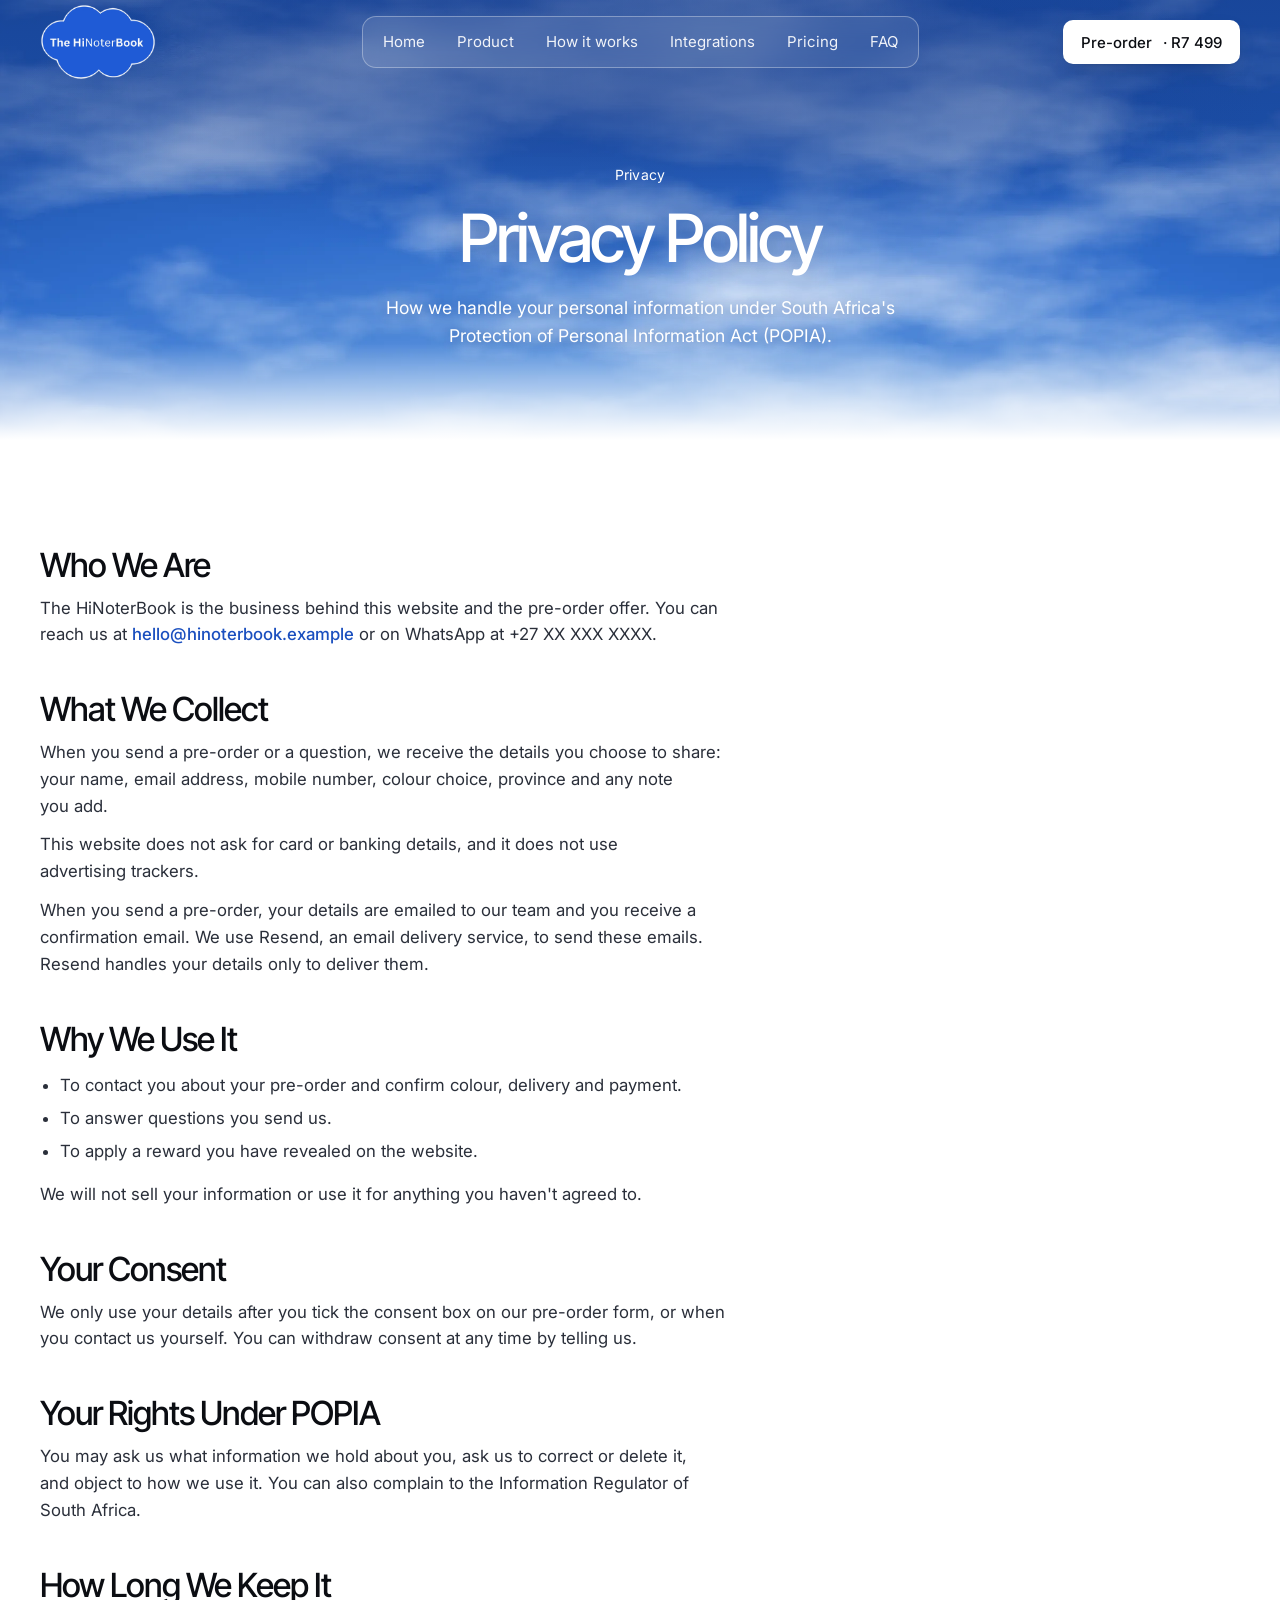
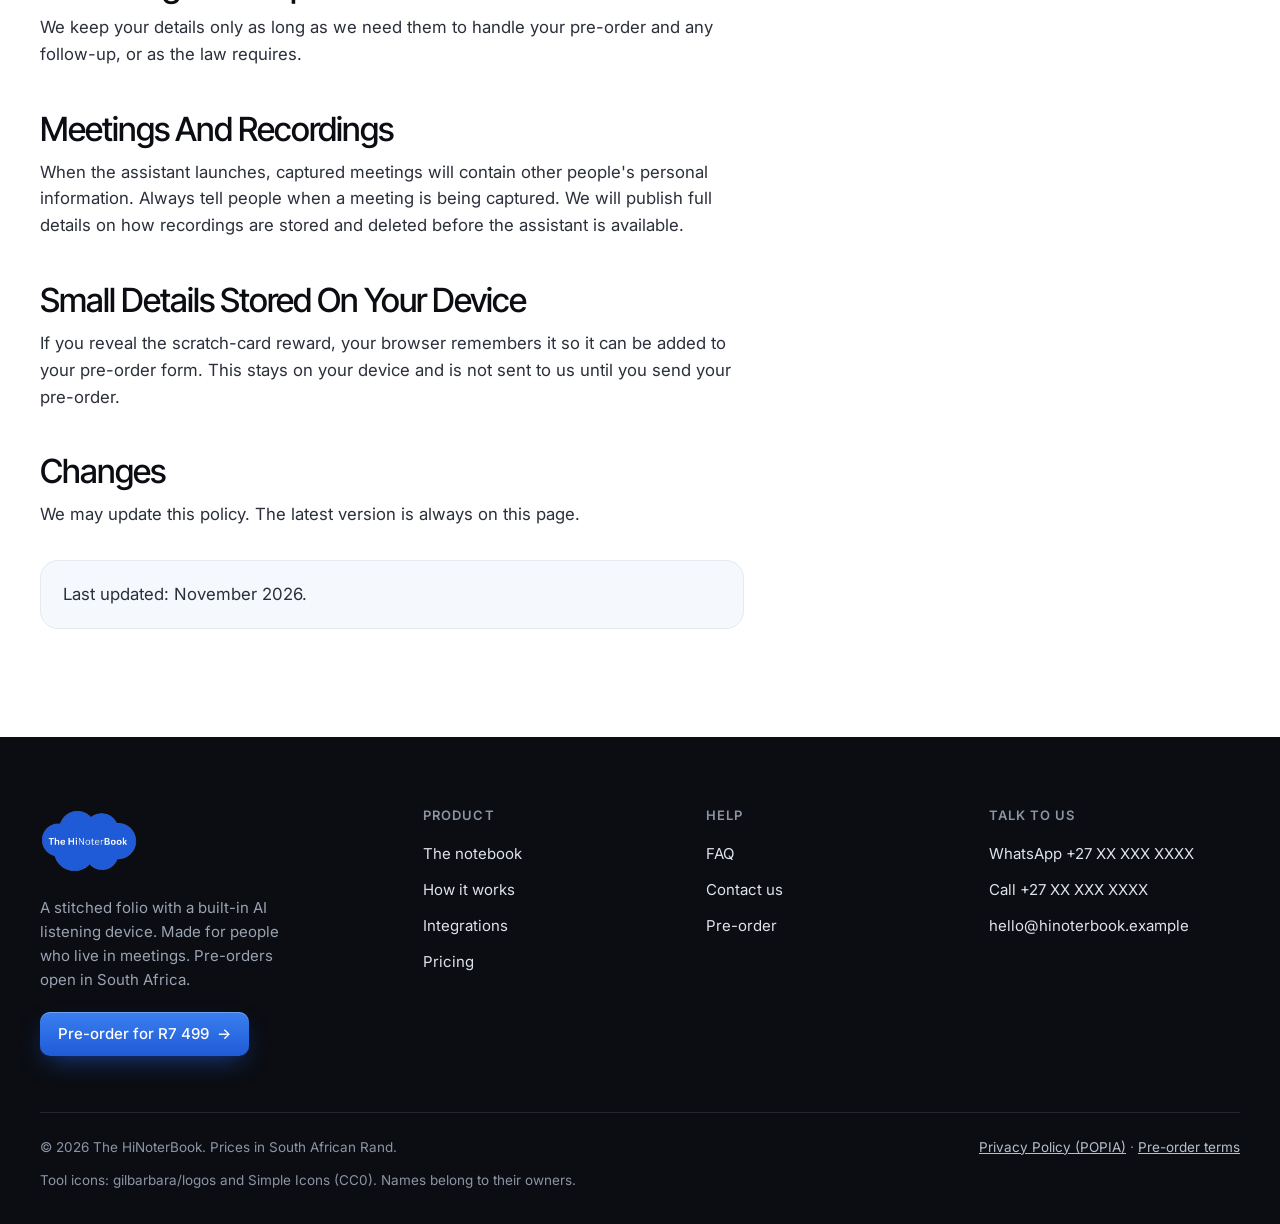
<file: preview/privacy.html>
<!doctype html>
<html lang="en-ZA">
<head>
<meta charset="utf-8">
<meta name="viewport" content="width=device-width, initial-scale=1">
<title>Privacy Policy (POPIA) | The HiNoterBook</title>
<meta name="description" content="How The HiNoterBook collects, uses and protects your personal information in line with South Africa&#x27;s POPIA.">
<meta name="robots" content="index, follow, max-image-preview:large, max-snippet:-1, max-video-preview:-1">
<link rel="canonical" href="https://hinoterbook.co.za/privacy.html">
<meta name="theme-color" content="#1f5bd6">
<meta name="application-name" content="The HiNoterBook">
<meta property="og:type" content="website">
<meta property="og:locale" content="en_ZA">
<meta property="og:site_name" content="The HiNoterBook">
<meta property="og:title" content="Privacy Policy (POPIA) | The HiNoterBook">
<meta property="og:description" content="How The HiNoterBook collects, uses and protects your personal information in line with South Africa&#x27;s POPIA.">
<meta property="og:url" content="https://hinoterbook.co.za/privacy.html">
<meta property="og:image" content="https://hinoterbook.co.za/og.jpg">
<meta property="og:image:width" content="1200">
<meta property="og:image:height" content="630">
<meta property="og:image:alt" content="The HiNoterBook: Your In-person AI NoteTaker. RRP R7 499 with free HiNoter Earpods.">
<meta name="twitter:card" content="summary_large_image">
<meta name="twitter:title" content="Privacy Policy (POPIA) | The HiNoterBook">
<meta name="twitter:description" content="How The HiNoterBook collects, uses and protects your personal information in line with South Africa&#x27;s POPIA.">
<meta name="twitter:image" content="https://hinoterbook.co.za/og.jpg">
<link rel="manifest" href="site.webmanifest">
<script type="application/ld+json">{"@context": "https://schema.org", "@graph": [{"@type": "Organization", "@id": "https://hinoterbook.co.za/#organization", "name": "The HiNoterBook", "url": "https://hinoterbook.co.za/", "logo": {"@type": "ImageObject", "url": "https://hinoterbook.co.za/assets/img/logo.png", "width": 337, "height": 220}, "slogan": "Your In-person AI NoteTaker", "areaServed": {"@type": "Country", "name": "South Africa"}}, {"@type": "WebSite", "@id": "https://hinoterbook.co.za/#website", "url": "https://hinoterbook.co.za/", "name": "The HiNoterBook", "description": "Your In-person AI NoteTaker", "inLanguage": "en-ZA", "publisher": {"@id": "https://hinoterbook.co.za/#organization"}}, {"@type": "WebPage", "@id": "https://hinoterbook.co.za/privacy.html#webpage", "url": "https://hinoterbook.co.za/privacy.html", "name": "Privacy Policy (POPIA) | The HiNoterBook", "description": "How The HiNoterBook collects, uses and protects your personal information in line with South Africa's POPIA.", "inLanguage": "en-ZA", "isPartOf": {"@id": "https://hinoterbook.co.za/#website"}, "about": {"@id": "https://hinoterbook.co.za/#product"}, "breadcrumb": {"@type": "BreadcrumbList", "itemListElement": [{"@type": "ListItem", "position": 1, "name": "Home", "item": "https://hinoterbook.co.za/"}, {"@type": "ListItem", "position": 2, "name": "Privacy Policy", "item": "https://hinoterbook.co.za/privacy.html"}]}}]}</script>

<link rel="icon" href="favicon-32.png" sizes="32x32" type="image/png">
<link rel="icon" href="favicon-64.png" sizes="64x64" type="image/png">
<link rel="apple-touch-icon" href="apple-touch-icon.png">
<link rel="preconnect" href="https://fonts.googleapis.com">
<link rel="preconnect" href="https://fonts.gstatic.com" crossorigin>
<link rel="stylesheet" href="https://fonts.googleapis.com/css2?family=Inter:wght@400;500;600&family=Inter+Tight:wght@500;600&display=swap">
<link rel="stylesheet" href="assets/css/site.css">
<script>window.SITE={"brand": "The HiNoterBook", "price": "R7\u00a0499", "priceReward": "R6\u00a0749", "reward": "10%", "gift": "free HiNoter Earpods worth R999", "whatsapp": "27XXXXXXXXX", "email": "hello@hinoterbook.example", "orderEmail": "info@survivalguide.co.za"};</script>
<script>/* Always open a page at the top (unless the link points to a spot on the page) */
try{if("scrollRestoration" in history)history.scrollRestoration="manual";}catch(e){}
(function(){function top(){if(!location.hash){document.documentElement.style.scrollBehavior="auto";window.scrollTo(0,0);document.documentElement.style.scrollBehavior="";}}
document.addEventListener("DOMContentLoaded",top);window.addEventListener("load",top);window.addEventListener("pageshow",function(e){if(e.persisted)top();});})();</script>
<script defer src="assets/js/site.js"></script>
</head>
<body>
<a class="skip" href="#main">Skip to content</a>
<header class="site-header">
  <div class="wrap bar">
    <a class="brand" href="index.html" aria-label="The HiNoterBook home"><img class="brand-logo" src="assets/img/logo-outline.png" alt="The HiNoterBook" width="337" height="220"></a>
    <nav class="nav-pill" aria-label="Main"><a href="index.html">Home</a><a href="product.html">Product</a><a href="how-it-works.html">How it works</a><a href="integrations.html">Integrations</a><a href="pricing.html">Pricing</a><a href="faq.html">FAQ</a></nav>
    <div class="head-actions">
      <a class="btn btn-white btn-sm" href="pre-order.html">Pre-order<span class="long">&nbsp;· R7 499</span></a>
      <button class="menu-btn" type="button" aria-expanded="false" aria-controls="mobile-menu" aria-label="Open menu"><span></span></button>
    </div>
  </div>
</header>
<div class="mobile-menu" id="mobile-menu">
  <nav aria-label="Mobile"><a class="m-link" href="index.html">Home<span aria-hidden="true">→</span></a><a class="m-link" href="product.html">Product<span aria-hidden="true">→</span></a><a class="m-link" href="how-it-works.html">How it works<span aria-hidden="true">→</span></a><a class="m-link" href="integrations.html">Integrations<span aria-hidden="true">→</span></a><a class="m-link" href="pricing.html">Pricing<span aria-hidden="true">→</span></a><a class="m-link" href="faq.html">FAQ<span aria-hidden="true">→</span></a><a class="m-link" href="contact.html">Contact<span aria-hidden="true">→</span></a></nav>
  <a class="btn btn-primary" href="pre-order.html">Pre-order for R7 499 <span class="arr" aria-hidden="true">→</span></a>
  <p class="m-contact">Questions? <a class="link" href="https://wa.me/27XXXXXXXXX">WhatsApp us</a> or call <a class="link" href="tel:+27XXXXXXXXX">+27 XX XXX XXXX</a>.</p>
</div>
<main id="main">
<section class="sky page-hero"><div class="wrap" data-enter>
  <span class="crumb">Privacy</span>
  <h1>Privacy Policy</h1>
  <p class="lede">How we handle your personal information under South Africa's Protection of Personal Information Act (POPIA).</p>
  
</div></section>
<section class="section"><div class="wrap"><div class="prose">
<h2>Who we are</h2><p>The HiNoterBook is the business behind this website and the pre-order offer. You can reach us at <a class="link" href="mailto:hello@hinoterbook.example">hello@hinoterbook.example</a> or on WhatsApp at +27 XX XXX XXXX.</p>
<h2>What we collect</h2><p>When you send a pre-order or a question, we receive the details you choose to share: your name, email address, mobile number, colour choice, province and any note you add.</p><p>This website does not ask for card or banking details, and it does not use advertising trackers.</p><p>When you send a pre-order, your details are emailed to our team and you receive a confirmation email. We use Resend, an email delivery service, to send these emails. Resend handles your details only to deliver them.</p>
<h2>Why we use it</h2><ul><li>To contact you about your pre-order and confirm colour, delivery and payment.</li><li>To answer questions you send us.</li><li>To apply a reward you have revealed on the website.</li></ul><p>We will not sell your information or use it for anything you haven't agreed to.</p>
<h2>Your consent</h2><p>We only use your details after you tick the consent box on our pre-order form, or when you contact us yourself. You can withdraw consent at any time by telling us.</p>
<h2>Your rights under POPIA</h2><p>You may ask us what information we hold about you, ask us to correct or delete it, and object to how we use it. You can also complain to the Information Regulator of South Africa.</p>
<h2>How long we keep it</h2><p>We keep your details only as long as we need them to handle your pre-order and any follow-up, or as the law requires.</p>
<h2>Meetings and recordings</h2><p>When the assistant launches, captured meetings will contain other people's personal information. Always tell people when a meeting is being captured. We will publish full details on how recordings are stored and deleted before the assistant is available.</p>
<h2>Small details stored on your device</h2><p>If you reveal the scratch-card reward, your browser remembers it so it can be added to your pre-order form. This stays on your device and is not sent to us until you send your pre-order.</p>
<h2>Changes</h2><p>We may update this policy. The latest version is always on this page.</p>
<p class="note-box" style="margin-top:32px">Last updated: November 2026.</p>
</div></div></section>
</main>
<footer class="site-footer">
  <div class="wrap">
    <div class="f-top">
      <div>
        <a class="brand" href="index.html" aria-label="The HiNoterBook home"><img class="brand-logo" src="assets/img/logo.png" alt="The HiNoterBook" width="337" height="220"></a>
        <p>A stitched folio with a built-in AI listening device. Made for people who live in meetings. Pre-orders open in South Africa.</p>
        <a class="btn btn-primary btn-sm f-cta" href="pre-order.html">Pre-order for R7 499 <span class="arr" aria-hidden="true">→</span></a>
      </div>
      <div class="f-col"><h2>Product</h2><ul>
        <li><a href="product.html">The notebook</a></li>
        <li><a href="how-it-works.html">How it works</a></li>
        <li><a href="integrations.html">Integrations</a></li>
        <li><a href="pricing.html">Pricing</a></li>
      </ul></div>
      <div class="f-col"><h2>Help</h2><ul>
        <li><a href="faq.html">FAQ</a></li>
        <li><a href="contact.html">Contact us</a></li>
        <li><a href="pre-order.html">Pre-order</a></li>
      </ul></div>
      <div class="f-col"><h2>Talk to us</h2><ul>
        <li><a href="https://wa.me/27XXXXXXXXX">WhatsApp +27 XX XXX XXXX</a></li>
        <li><a href="tel:+27XXXXXXXXX">Call +27 XX XXX XXXX</a></li>
        <li><a href="mailto:hello@hinoterbook.example">hello@hinoterbook.example</a></li>
      </ul></div>
    </div>
    <div class="f-bottom">
      <span>© 2026 The HiNoterBook. Prices in South African Rand.</span>
      <span><a href="privacy.html">Privacy Policy (POPIA)</a> · <a href="terms.html">Pre-order terms</a></span>
      <span>Tool icons: gilbarbara/logos and Simple Icons (CC0). Names belong to their owners.</span>
    </div>
  </div>
</footer>
<div class="sr-only" aria-live="polite" id="scratch-live"></div>
</body>
</html>
</file>
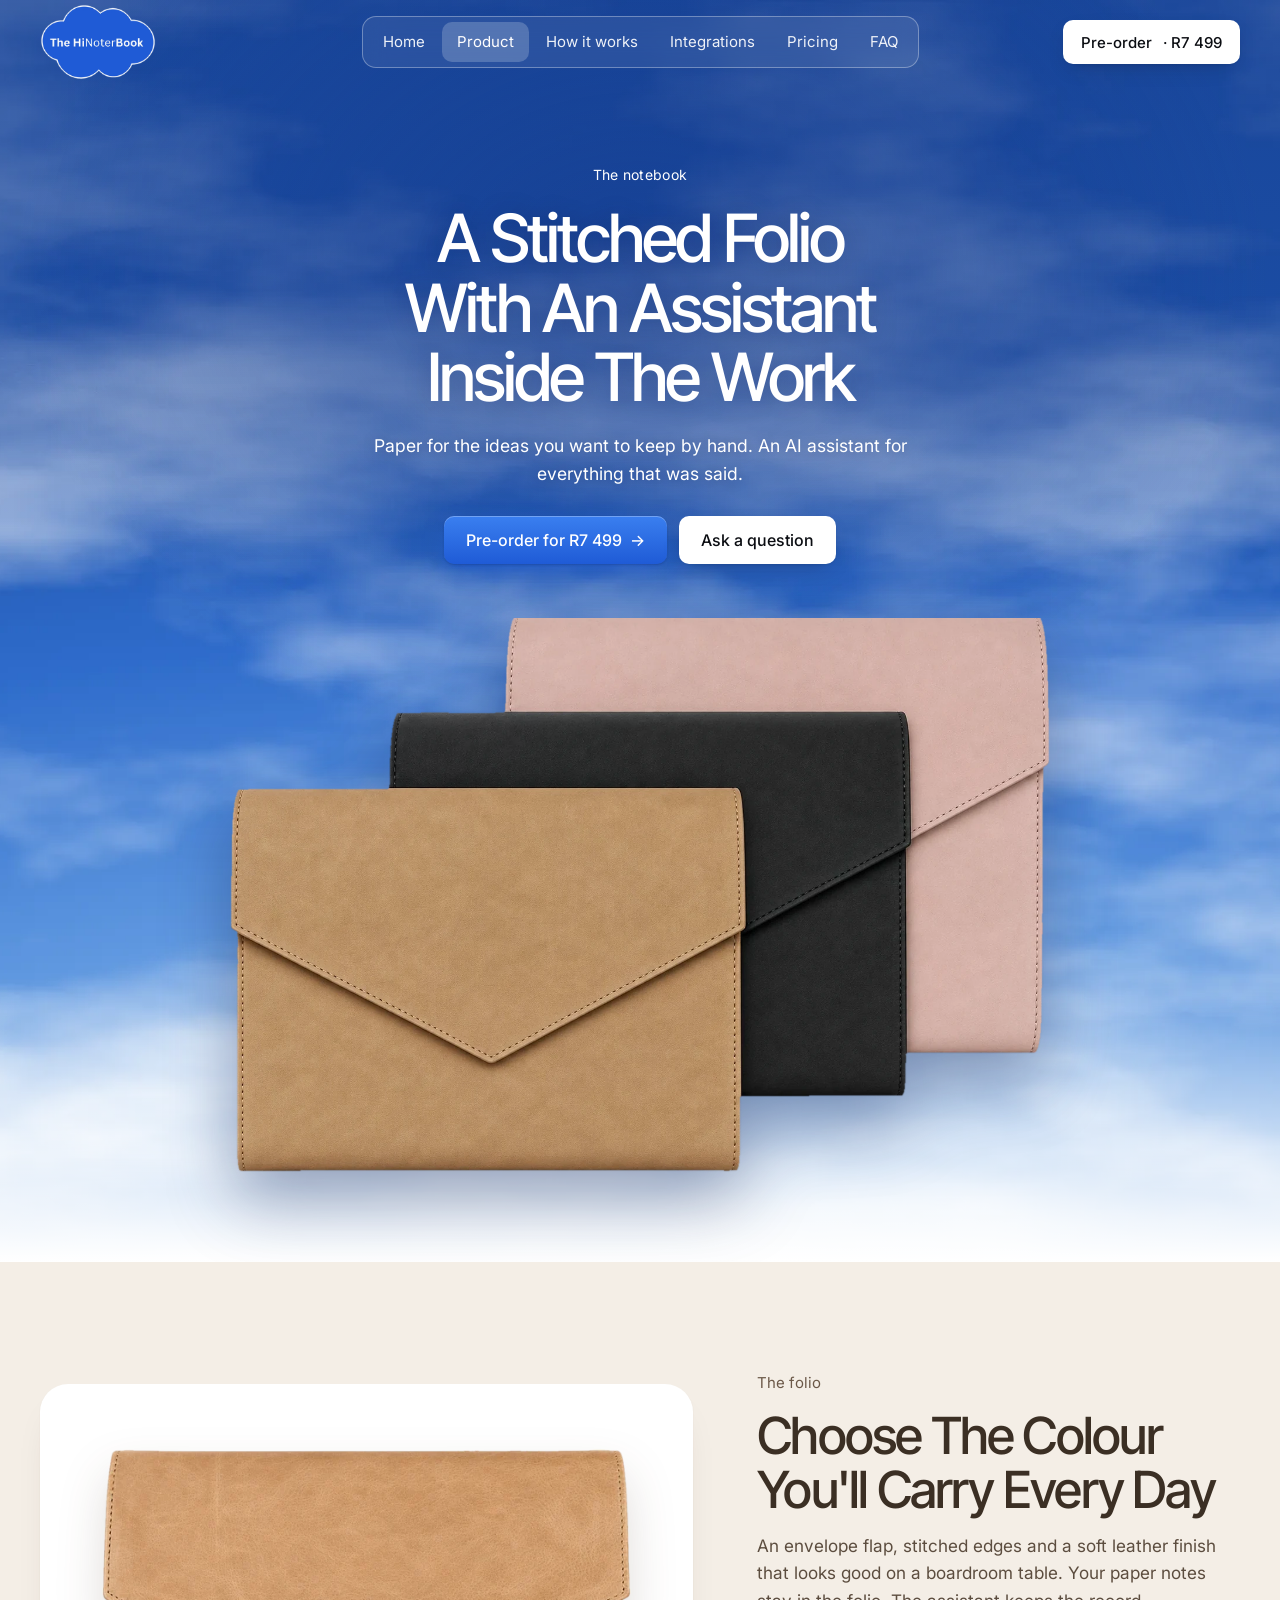
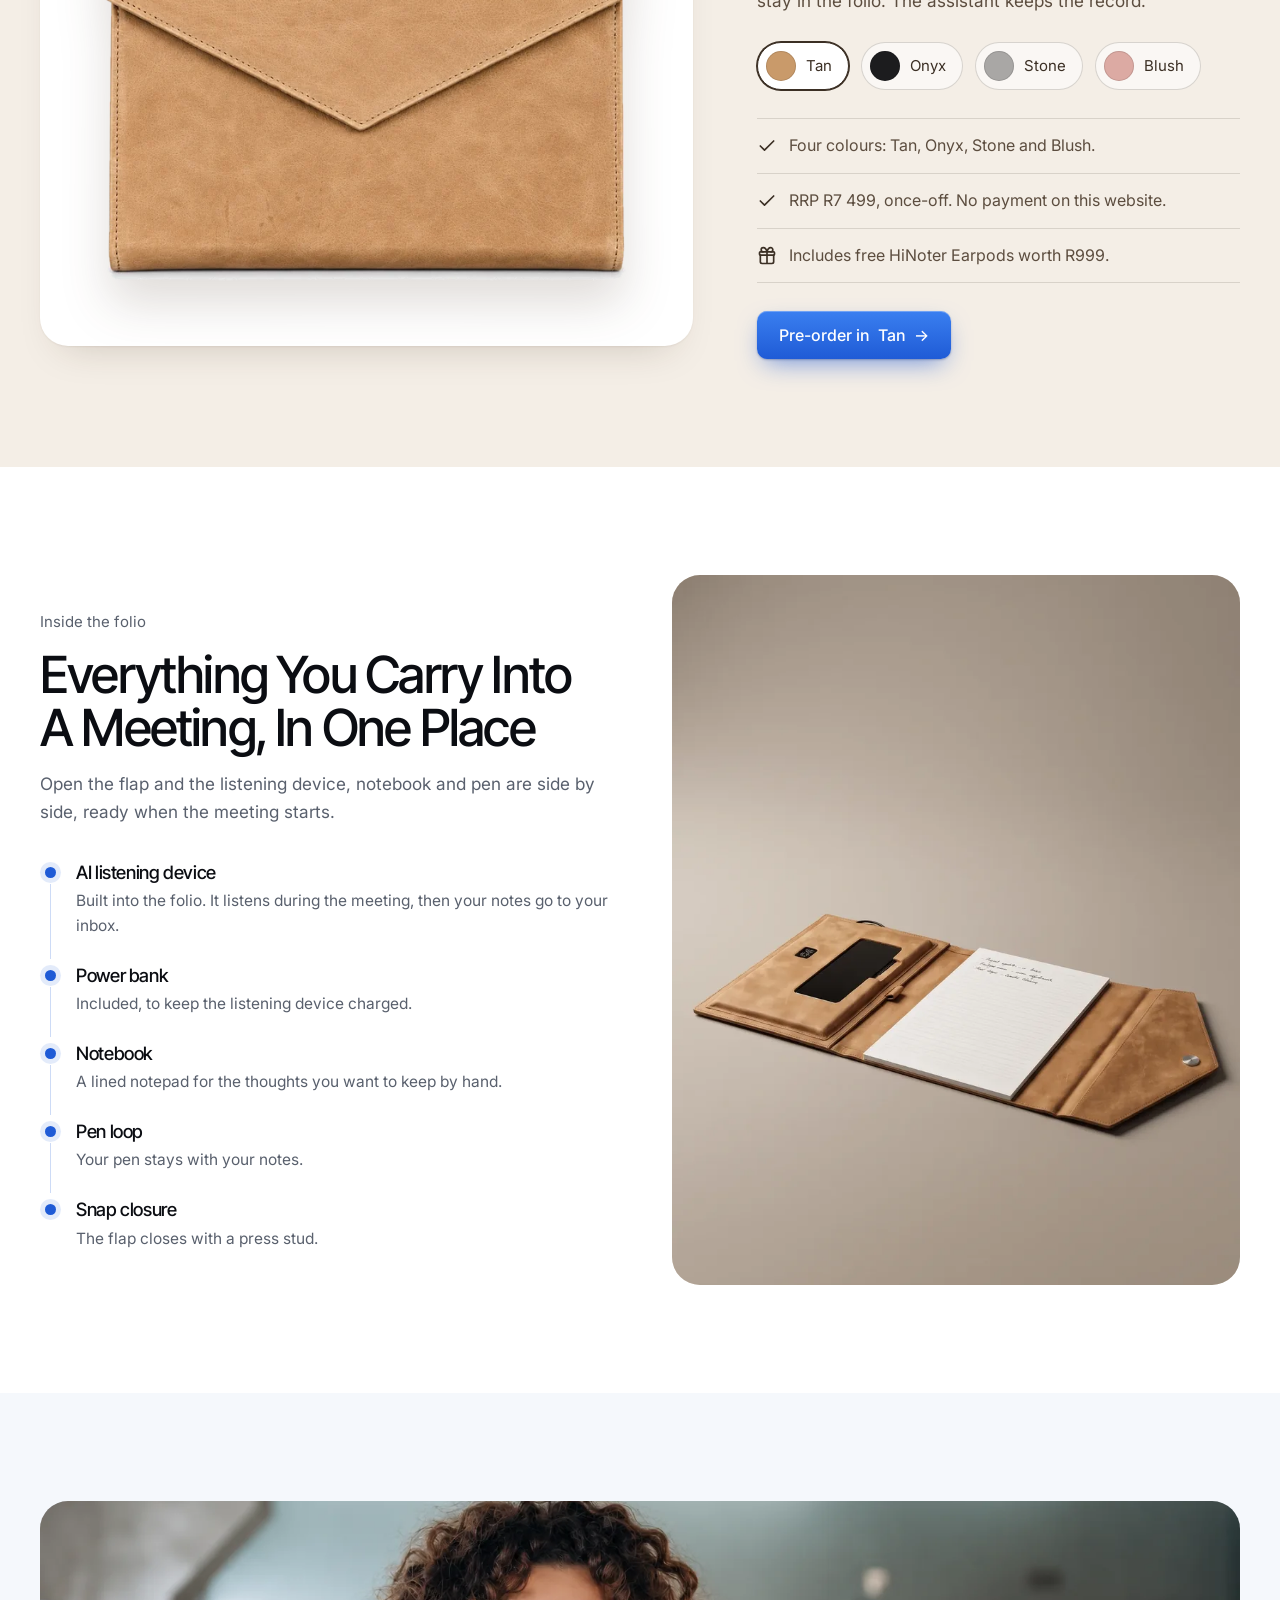
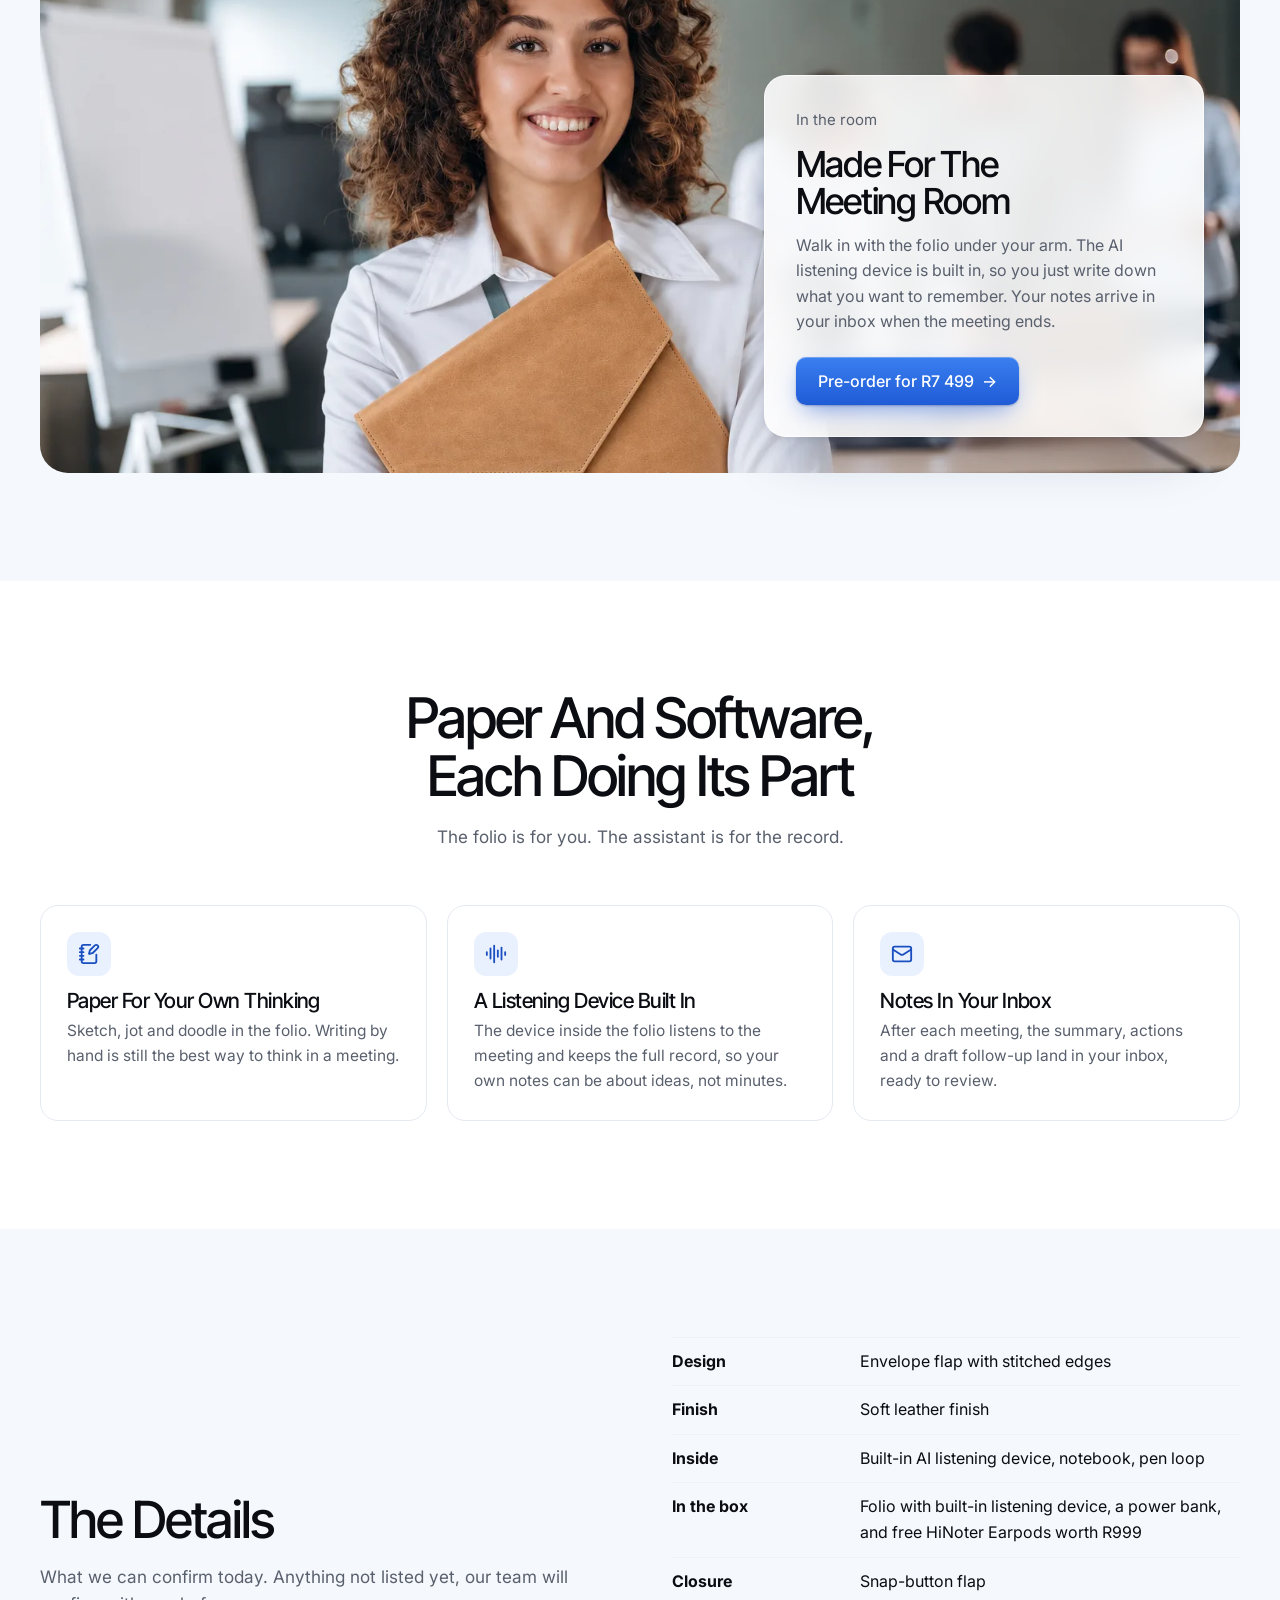
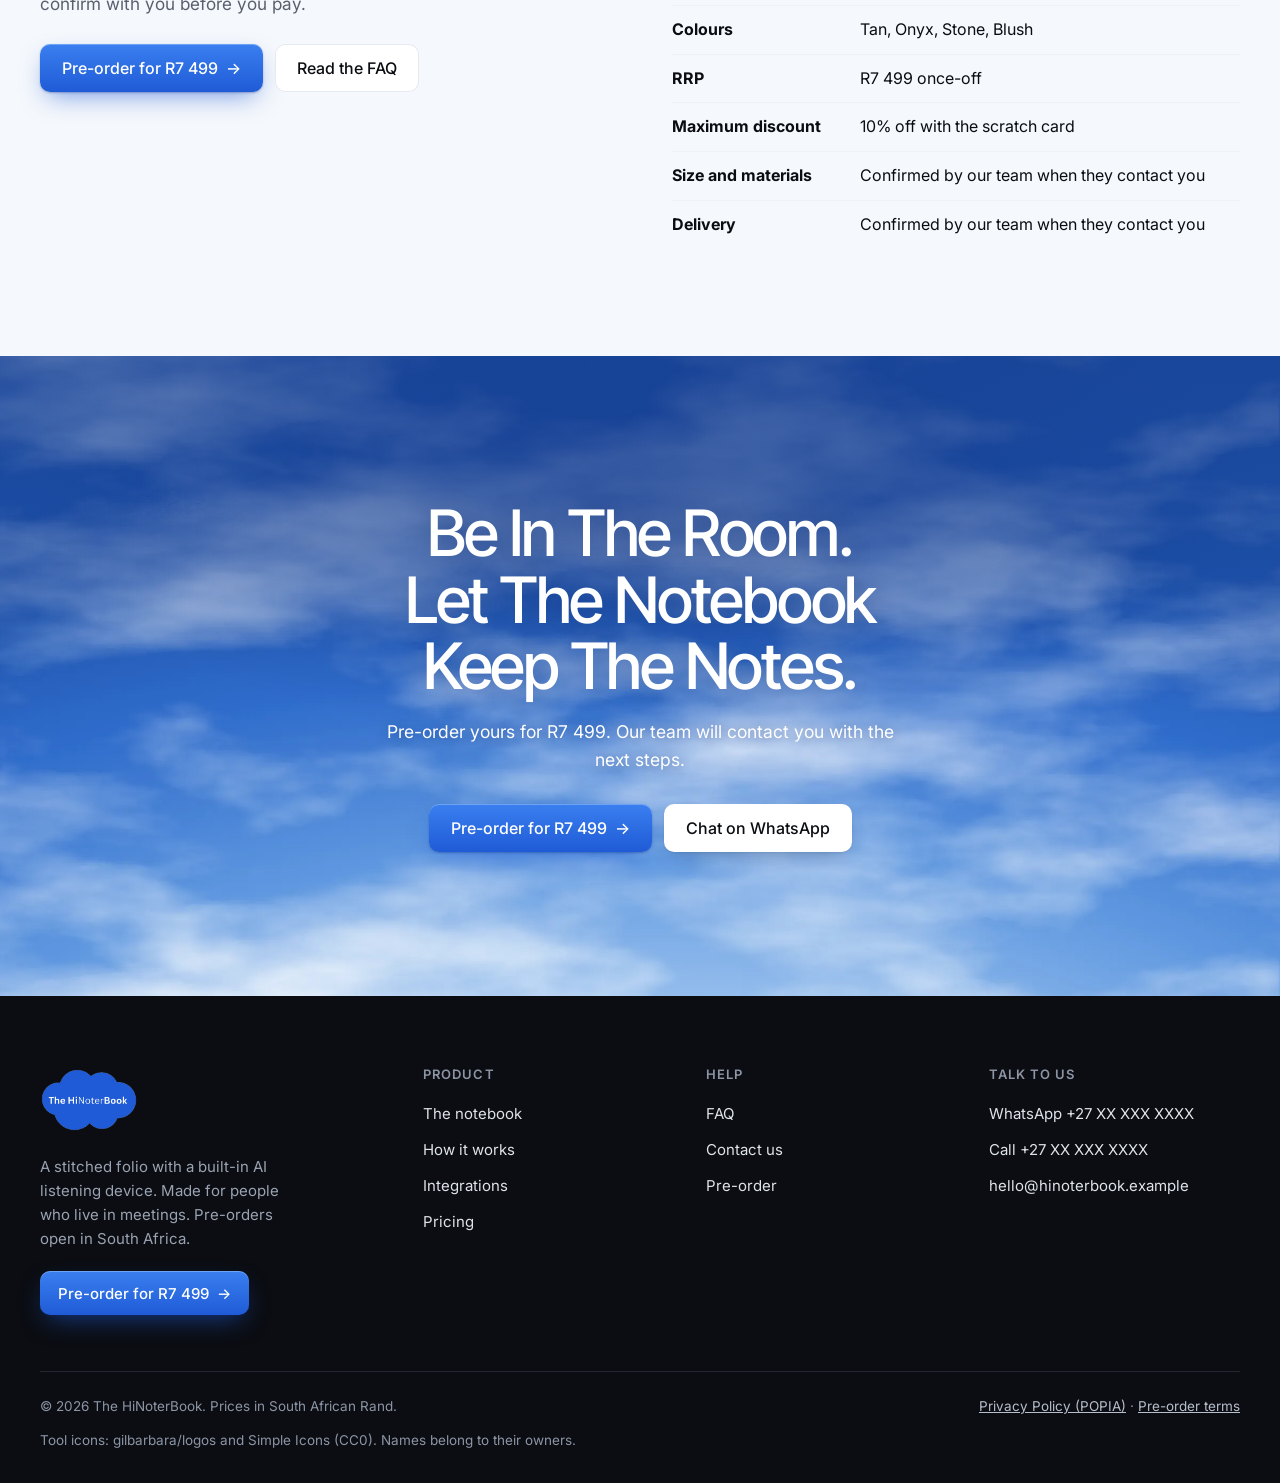
<file: preview/product.html>
<!doctype html>
<html lang="en-ZA">
<head>
<meta charset="utf-8">
<meta name="viewport" content="width=device-width, initial-scale=1">
<title>AI Notebook with Built-in Listening Device | The HiNoterBook</title>
<meta name="description" content="Stitched leather folio with a built-in AI listening device, power bank, notepad and pen loop. Four colours. Free HiNoter Earpods worth R999.">
<meta name="robots" content="index, follow, max-image-preview:large, max-snippet:-1, max-video-preview:-1">
<link rel="canonical" href="https://hinoterbook.co.za/product.html">
<meta name="theme-color" content="#1f5bd6">
<meta name="application-name" content="The HiNoterBook">
<meta property="og:type" content="product">
<meta property="og:locale" content="en_ZA">
<meta property="og:site_name" content="The HiNoterBook">
<meta property="og:title" content="AI Notebook with Built-in Listening Device | The HiNoterBook">
<meta property="og:description" content="Stitched leather folio with a built-in AI listening device, power bank, notepad and pen loop. Four colours. Free HiNoter Earpods worth R999.">
<meta property="og:url" content="https://hinoterbook.co.za/product.html">
<meta property="og:image" content="https://hinoterbook.co.za/og.jpg">
<meta property="og:image:width" content="1200">
<meta property="og:image:height" content="630">
<meta property="og:image:alt" content="The HiNoterBook: Your In-person AI NoteTaker. RRP R7 499 with free HiNoter Earpods.">
<meta name="twitter:card" content="summary_large_image">
<meta name="twitter:title" content="AI Notebook with Built-in Listening Device | The HiNoterBook">
<meta name="twitter:description" content="Stitched leather folio with a built-in AI listening device, power bank, notepad and pen loop. Four colours. Free HiNoter Earpods worth R999.">
<meta name="twitter:image" content="https://hinoterbook.co.za/og.jpg">
<link rel="manifest" href="site.webmanifest">
<script type="application/ld+json">{"@context": "https://schema.org", "@graph": [{"@type": "Organization", "@id": "https://hinoterbook.co.za/#organization", "name": "The HiNoterBook", "url": "https://hinoterbook.co.za/", "logo": {"@type": "ImageObject", "url": "https://hinoterbook.co.za/assets/img/logo.png", "width": 337, "height": 220}, "slogan": "Your In-person AI NoteTaker", "areaServed": {"@type": "Country", "name": "South Africa"}}, {"@type": "WebSite", "@id": "https://hinoterbook.co.za/#website", "url": "https://hinoterbook.co.za/", "name": "The HiNoterBook", "description": "Your In-person AI NoteTaker", "inLanguage": "en-ZA", "publisher": {"@id": "https://hinoterbook.co.za/#organization"}}, {"@type": "WebPage", "@id": "https://hinoterbook.co.za/product.html#webpage", "url": "https://hinoterbook.co.za/product.html", "name": "AI Notebook with Built-in Listening Device | The HiNoterBook", "description": "Stitched leather folio with a built-in AI listening device, power bank, notepad and pen loop. Four colours. Free HiNoter Earpods worth R999.", "inLanguage": "en-ZA", "isPartOf": {"@id": "https://hinoterbook.co.za/#website"}, "about": {"@id": "https://hinoterbook.co.za/#product"}, "breadcrumb": {"@type": "BreadcrumbList", "itemListElement": [{"@type": "ListItem", "position": 1, "name": "Home", "item": "https://hinoterbook.co.za/"}, {"@type": "ListItem", "position": 2, "name": "Product", "item": "https://hinoterbook.co.za/product.html"}]}}, {"@type": "Product", "@id": "https://hinoterbook.co.za/#product", "name": "The HiNoterBook", "description": "A stitched leather folio with a built-in AI listening device that takes your meeting notes and sends the summary, action items and a draft follow-up email to your inbox after the meeting. Includes a power bank, notepad and pen loop, plus free HiNoter Earpods worth R999.", "brand": {"@type": "Brand", "name": "The HiNoterBook"}, "category": "AI note taker", "image": ["https://hinoterbook.co.za/assets/img/folio-trio-1600.webp", "https://hinoterbook.co.za/assets/img/folio-wood-1600.webp", "https://hinoterbook.co.za/assets/img/folio-studio-1600.webp", "https://hinoterbook.co.za/assets/img/folio-tan-1200.webp"], "color": "Tan, Onyx, Stone, Blush", "material": "Leather", "offers": {"@type": "Offer", "url": "https://hinoterbook.co.za/pre-order.html", "price": "7499.00", "priceCurrency": "ZAR", "availability": "https://schema.org/PreOrder", "itemCondition": "https://schema.org/NewCondition", "seller": {"@id": "https://hinoterbook.co.za/#organization"}, "areaServed": {"@type": "Country", "name": "South Africa"}}}]}</script>

<link rel="icon" href="favicon-32.png" sizes="32x32" type="image/png">
<link rel="icon" href="favicon-64.png" sizes="64x64" type="image/png">
<link rel="apple-touch-icon" href="apple-touch-icon.png">
<link rel="preconnect" href="https://fonts.googleapis.com">
<link rel="preconnect" href="https://fonts.gstatic.com" crossorigin>
<link rel="stylesheet" href="https://fonts.googleapis.com/css2?family=Inter:wght@400;500;600&family=Inter+Tight:wght@500;600&display=swap">
<link rel="stylesheet" href="assets/css/site.css">
<script>window.SITE={"brand": "The HiNoterBook", "price": "R7\u00a0499", "priceReward": "R6\u00a0749", "reward": "10%", "gift": "free HiNoter Earpods worth R999", "whatsapp": "27XXXXXXXXX", "email": "hello@hinoterbook.example", "orderEmail": "info@survivalguide.co.za"};</script>
<script>/* Always open a page at the top (unless the link points to a spot on the page) */
try{if("scrollRestoration" in history)history.scrollRestoration="manual";}catch(e){}
(function(){function top(){if(!location.hash){document.documentElement.style.scrollBehavior="auto";window.scrollTo(0,0);document.documentElement.style.scrollBehavior="";}}
document.addEventListener("DOMContentLoaded",top);window.addEventListener("load",top);window.addEventListener("pageshow",function(e){if(e.persisted)top();});})();</script>
<script defer src="assets/js/site.js"></script>
</head>
<body>
<a class="skip" href="#main">Skip to content</a>
<header class="site-header">
  <div class="wrap bar">
    <a class="brand" href="index.html" aria-label="The HiNoterBook home"><img class="brand-logo" src="assets/img/logo-outline.png" alt="The HiNoterBook" width="337" height="220"></a>
    <nav class="nav-pill" aria-label="Main"><a href="index.html">Home</a><a href="product.html" aria-current="page">Product</a><a href="how-it-works.html">How it works</a><a href="integrations.html">Integrations</a><a href="pricing.html">Pricing</a><a href="faq.html">FAQ</a></nav>
    <div class="head-actions">
      <a class="btn btn-white btn-sm" href="pre-order.html">Pre-order<span class="long">&nbsp;· R7 499</span></a>
      <button class="menu-btn" type="button" aria-expanded="false" aria-controls="mobile-menu" aria-label="Open menu"><span></span></button>
    </div>
  </div>
</header>
<div class="mobile-menu" id="mobile-menu">
  <nav aria-label="Mobile"><a class="m-link" href="index.html">Home<span aria-hidden="true">→</span></a><a class="m-link" href="product.html" aria-current="page">Product<span aria-hidden="true">→</span></a><a class="m-link" href="how-it-works.html">How it works<span aria-hidden="true">→</span></a><a class="m-link" href="integrations.html">Integrations<span aria-hidden="true">→</span></a><a class="m-link" href="pricing.html">Pricing<span aria-hidden="true">→</span></a><a class="m-link" href="faq.html">FAQ<span aria-hidden="true">→</span></a><a class="m-link" href="contact.html">Contact<span aria-hidden="true">→</span></a></nav>
  <a class="btn btn-primary" href="pre-order.html">Pre-order for R7 499 <span class="arr" aria-hidden="true">→</span></a>
  <p class="m-contact">Questions? <a class="link" href="https://wa.me/27XXXXXXXXX">WhatsApp us</a> or call <a class="link" href="tel:+27XXXXXXXXX">+27 XX XXX XXXX</a>.</p>
</div>
<main id="main">
<section class="sky page-hero"><div class="wrap" data-enter>
  <span class="crumb">The notebook</span>
  <h1>A stitched folio with an assistant inside the work</h1>
  <p class="lede">Paper for the ideas you want to keep by hand. An AI assistant for everything that was said.</p>
  <div class="actions"><a class="btn btn-primary" href="pre-order.html">Pre-order for R7 499 <span class="arr" aria-hidden="true">→</span></a><a class="btn btn-white" href="contact.html">Ask a question</a></div><div class="hero-shot float"><img class="" src="assets/img/folio-trio-1600.webp" srcset="assets/img/folio-trio-800.webp 800w, assets/img/folio-trio-1600.webp 1600w" sizes="(max-width: 960px) 92vw, 880px" width="1400" height="946" alt="Three HiNoterBook folios side by side in tan, black and blush" loading="lazy" decoding="async"></div>
</div></section>
<section class="section ground-sand"><div class="wrap"><div class="show">
  <div class="show-stage"><img id="prod-img" class="" src="assets/img/folio-tan-1200.webp" srcset="assets/img/folio-tan-640.webp 640w, assets/img/folio-tan-1200.webp 1200w" sizes="(max-width: 860px) 90vw, 640px" width="1200" height="990" alt="Tan leather folio with a stitched envelope flap" loading="lazy" decoding="async"></div>
  <div>
    <span class="eyebrow" style="color:#6b5848">The folio</span>
    <h2>Choose the colour you'll carry every day</h2>
    <p class="lede">An envelope flap, stitched edges and a soft leather finish that looks good on a boardroom table. Your paper notes stay in the folio. The assistant keeps the record.</p>
    <div class="swatches" role="radiogroup" aria-label="Folio colour" data-swatches="prod-img"><button class="swatch" type="button" role="radio" aria-checked="true" tabindex="0" data-name="Tan" data-alt="Tan leather folio with a stitched envelope flap" data-src="assets/img/folio-tan-1200.webp" data-srcset="assets/img/folio-tan-640.webp 640w, assets/img/folio-tan-1200.webp 1200w"><i style="background:#c99a6a"></i>Tan</button><button class="swatch" type="button" role="radio" aria-checked="false" tabindex="-1" data-name="Onyx" data-alt="Black leather folio with a stitched envelope flap" data-src="assets/img/folio-onyx-1200.webp" data-srcset="assets/img/folio-onyx-640.webp 640w, assets/img/folio-onyx-1200.webp 1200w"><i style="background:#1c1c1e"></i>Onyx</button><button class="swatch" type="button" role="radio" aria-checked="false" tabindex="-1" data-name="Stone" data-alt="Stone grey leather folio with a stitched envelope flap" data-src="assets/img/folio-stone-1200.webp" data-srcset="assets/img/folio-stone-640.webp 640w, assets/img/folio-stone-1200.webp 1200w"><i style="background:#a9a7a5"></i>Stone</button><button class="swatch" type="button" role="radio" aria-checked="false" tabindex="-1" data-name="Blush" data-alt="Blush pink leather folio with a stitched envelope flap" data-src="assets/img/folio-blush-1200.webp" data-srcset="assets/img/folio-blush-640.webp 640w, assets/img/folio-blush-1200.webp 1200w"><i style="background:#dcaaa3"></i>Blush</button></div>
    <ul class="points">
      <li><svg aria-hidden="true" focusable="false" xmlns="http://www.w3.org/2000/svg" viewBox="0 0 24 24" width="20" height="20" fill="none" stroke="currentColor" stroke-width="2" stroke-linecap="round" stroke-linejoin="round"><path fill="none" stroke="currentColor" stroke-linecap="round" stroke-linejoin="round" stroke-width="2" d="M20 6L9 17l-5-5"/></svg><span>Four colours: Tan, Onyx, Stone and Blush.</span></li>
      <li><svg aria-hidden="true" focusable="false" xmlns="http://www.w3.org/2000/svg" viewBox="0 0 24 24" width="20" height="20" fill="none" stroke="currentColor" stroke-width="2" stroke-linecap="round" stroke-linejoin="round"><path fill="none" stroke="currentColor" stroke-linecap="round" stroke-linejoin="round" stroke-width="2" d="M20 6L9 17l-5-5"/></svg><span>RRP R7 499, once-off. No payment on this website.</span></li>
      <li><svg aria-hidden="true" focusable="false" xmlns="http://www.w3.org/2000/svg" viewBox="0 0 24 24" width="20" height="20" fill="none" stroke="currentColor" stroke-width="2" stroke-linecap="round" stroke-linejoin="round"><g fill="none" stroke="currentColor" stroke-linecap="round" stroke-linejoin="round" stroke-width="2"><path d="M12 7v14m8-10v8a2 2 0 0 1-2 2H6a2 2 0 0 1-2-2v-8m3.5-4a1 1 0 0 1 0-5A4.8 8 0 0 1 12 7a4.8 8 0 0 1 4.5-5a1 1 0 0 1 0 5"/><rect width="18" height="4" x="3" y="7" rx="1"/></g></svg><span>Includes free HiNoter Earpods worth R999.</span></li>
    </ul>
    <div class="actions"><a class="btn btn-primary" href="pre-order.html">Pre-order in <span data-colour-name>Tan</span> <span class="arr" aria-hidden="true">→</span></a></div>
  </div>
</div></div></section>
<section class="section"><div class="wrap"><div class="split inside">
  <div>
    <span class="eyebrow">Inside the folio</span>
    <h2>Everything you carry into a meeting, in one place</h2>
    <p class="lede">Open the flap and the listening device, notebook and pen are side by side, ready when the meeting starts.</p>
    <ul class="dot-list"><li><b>AI listening device</b><span>Built into the folio. It listens during the meeting, then your notes go to your inbox.</span></li><li><b>Power bank</b><span>Included, to keep the listening device charged.</span></li><li><b>Notebook</b><span>A lined notepad for the thoughts you want to keep by hand.</span></li><li><b>Pen loop</b><span>Your pen stays with your notes.</span></li><li><b>Snap closure</b><span>The flap closes with a press stud.</span></li></ul>
  </div>
  <div class="inside-img"><img class="" src="assets/img/folio-studio-1600.webp" srcset="assets/img/folio-studio-800.webp 800w, assets/img/folio-studio-1600.webp 1600w" sizes="(max-width: 860px) 92vw, 560px" width="1600" height="2142" alt="The tan folio lying open on a plain grey background, showing its built-in AI listening device, a pen loop, a lined notepad and the snap-button flap" loading="lazy" decoding="async"></div>
</div></div></section>
<section class="section ground-surface"><div class="wrap"><div class="feature-photo">
  <div class="fp-img"><img class="" src="assets/img/life-meeting-1600.webp" srcset="assets/img/life-meeting-800.webp 800w, assets/img/life-meeting-1600.webp 1600w" sizes="(max-width: 860px) 92vw, 1200px" width="1536" height="1024" alt="A woman in an office holding a tan HiNoterBook folio and a pencil, with colleagues working at a table behind her" loading="lazy" decoding="async"></div>
  <div class="glass">
    <span class="eyebrow">In the room</span>
    <h2>Made for the meeting room</h2>
    <p>Walk in with the folio under your arm. The AI listening device is built in, so you just write down what you want to remember. Your notes arrive in your inbox when the meeting ends.</p>
    <a class="btn btn-primary" href="pre-order.html">Pre-order for R7 499 <span class="arr" aria-hidden="true">→</span></a>
  </div>
</div></div></section>
<section class="section"><div class="wrap">
  <div class="s-head"><h2>Paper and software, each doing its part</h2><p>The folio is for you. The assistant is for the record.</p></div>
  <div class="cards3"><div class="card"><span class="ic"><svg aria-hidden="true" focusable="false" xmlns="http://www.w3.org/2000/svg" viewBox="0 0 24 24" width="20" height="20" fill="none" stroke="currentColor" stroke-width="2" stroke-linecap="round" stroke-linejoin="round"><g fill="none" stroke="currentColor" stroke-linecap="round" stroke-linejoin="round" stroke-width="2"><path d="M13.4 2H6a2 2 0 0 0-2 2v16a2 2 0 0 0 2 2h12a2 2 0 0 0 2-2v-7.4M2 6h4m-4 4h4m-4 4h4m-4 4h4"/><path d="M21.378 5.626a1 1 0 1 0-3.004-3.004l-5.01 5.012a2 2 0 0 0-.506.854l-.837 2.87a.5.5 0 0 0 .62.62l2.87-.837a2 2 0 0 0 .854-.506z"/></g></svg></span><h3>Paper for your own thinking</h3><p>Sketch, jot and doodle in the folio. Writing by hand is still the best way to think in a meeting.</p></div><div class="card"><span class="ic"><svg aria-hidden="true" focusable="false" xmlns="http://www.w3.org/2000/svg" viewBox="0 0 24 24" width="20" height="20" fill="none" stroke="currentColor" stroke-width="2" stroke-linecap="round" stroke-linejoin="round"><path fill="none" stroke="currentColor" stroke-linecap="round" stroke-linejoin="round" stroke-width="2" d="M2 10v3m4-7v11m4-14v18m4-13v7m4-10v13m4-8v3"/></svg></span><h3>A listening device built in</h3><p>The device inside the folio listens to the meeting and keeps the full record, so your own notes can be about ideas, not minutes.</p></div><div class="card"><span class="ic"><svg aria-hidden="true" focusable="false" xmlns="http://www.w3.org/2000/svg" viewBox="0 0 24 24" width="20" height="20" fill="none" stroke="currentColor" stroke-width="2" stroke-linecap="round" stroke-linejoin="round"><g fill="none" stroke="currentColor" stroke-linecap="round" stroke-linejoin="round" stroke-width="2"><path d="m22 7l-8.991 5.727a2 2 0 0 1-2.009 0L2 7"/><rect width="20" height="16" x="2" y="4" rx="2"/></g></svg></span><h3>Notes in your inbox</h3><p>After each meeting, the summary, actions and a draft follow-up land in your inbox, ready to review.</p></div></div>
</div></section>
<section class="section ground-surface"><div class="wrap">
  <div class="split">
    <div><h2>The details</h2><p class="lede">What we can confirm today. Anything not listed yet, our team will confirm with you before you pay.</p>
      <div class="actions" style="display:flex;gap:12px;flex-wrap:wrap;margin-top:26px"><a class="btn btn-primary" href="pre-order.html">Pre-order for R7 499 <span class="arr" aria-hidden="true">→</span></a><a class="btn btn-ghost" href="faq.html">Read the FAQ</a></div></div>
    <ul class="checks" style="margin:0"><li><b style='min-width:11rem;display:inline-block'>Design</b><span>Envelope flap with stitched edges</span></li><li><b style='min-width:11rem;display:inline-block'>Finish</b><span>Soft leather finish</span></li><li><b style='min-width:11rem;display:inline-block'>Inside</b><span>Built-in AI listening device, notebook, pen loop</span></li><li><b style='min-width:11rem;display:inline-block'>In the box</b><span>Folio with built-in listening device, a power bank, and free HiNoter Earpods worth R999</span></li><li><b style='min-width:11rem;display:inline-block'>Closure</b><span>Snap-button flap</span></li><li><b style='min-width:11rem;display:inline-block'>Colours</b><span>Tan, Onyx, Stone, Blush</span></li><li><b style='min-width:11rem;display:inline-block'>RRP</b><span>R7 499 once-off</span></li><li><b style='min-width:11rem;display:inline-block'>Maximum discount</b><span>10% off with the scratch card</span></li><li><b style='min-width:11rem;display:inline-block'>Size and materials</b><span>Confirmed by our team when they contact you</span></li><li><b style='min-width:11rem;display:inline-block'>Delivery</b><span>Confirmed by our team when they contact you</span></li></ul>
  </div>
</div></section>
<section class="sky close"><div class="wrap">
  <h2>Be in the room. Let the notebook keep the notes.</h2>
  <p>Pre-order yours for R7 499. Our team will contact you with the next steps.</p>
  <div class="actions"><a class="btn btn-primary" href="pre-order.html">Pre-order for R7 499 <span class="arr" aria-hidden="true">→</span></a>
  <a class="btn btn-white" href="https://wa.me/27XXXXXXXXX">Chat on WhatsApp</a></div>
</div></section>
</main>
<div class="promo" id="promo" hidden>
  <div class="promo-backdrop" data-promo-close></div>
  <div class="promo-card" role="dialog" aria-modal="true" aria-labelledby="promo-title" aria-describedby="promo-desc">
    <button class="promo-x" type="button" aria-label="Close" data-promo-close><svg aria-hidden="true" focusable="false" xmlns="http://www.w3.org/2000/svg" viewBox="0 0 24 24" width="20" height="20" fill="none" stroke="currentColor" stroke-width="2" stroke-linecap="round" stroke-linejoin="round"><path fill="none" stroke="currentColor" stroke-linecap="round" stroke-linejoin="round" stroke-width="2" d="M18 6L6 18M6 6l12 12"/></svg></button>
    <span class="promo-tag"><svg aria-hidden="true" focusable="false" xmlns="http://www.w3.org/2000/svg" viewBox="0 0 24 24" width="20" height="20" fill="none" stroke="currentColor" stroke-width="2" stroke-linecap="round" stroke-linejoin="round"><g fill="none" stroke="currentColor" stroke-linecap="round" stroke-linejoin="round" stroke-width="2"><path d="M12 7v14m8-10v8a2 2 0 0 1-2 2H6a2 2 0 0 1-2-2v-8m3.5-4a1 1 0 0 1 0-5A4.8 8 0 0 1 12 7a4.8 8 0 0 1 4.5-5a1 1 0 0 1 0 5"/><rect width="18" height="4" x="3" y="7" rx="1"/></g></svg>Welcome gift</span>
    <h2 id="promo-title">Scratch to reveal your 10% off</h2>
    <p id="promo-desc">A thank-you for being early. Scratch the card and pay R6 749 instead of R7 499 RRP, plus free HiNoter Earpods worth R999.</p>
    <div data-scratch-group>
    <div class="scratch" data-scratch>
      <div class="scratch-under" aria-hidden="true">
        <span class="k">Your reward</span>
        <span class="v">10<small>% off</small></span>
        <span class="s">You pay R6 749 instead of R7 499 RRP</span>
      </div>
      <canvas aria-label="Scratch card. Scratch to reveal your reward, or use the Reveal button below." role="img"></canvas>
      <div class="confetti" aria-hidden="true"></div>
    </div>
    <div class="scratch-tools">
      <button class="btn btn-ghost before" type="button" data-reveal>Reveal my reward</button>
      <a class="btn btn-primary reward-won" href="pre-order.html">Claim 10% with my pre-order <span class="arr" aria-hidden="true">→</span></a>
    </div>
    </div>
    <button class="promo-later" type="button" data-promo-close>Maybe later</button>
  </div>
</div>
<footer class="site-footer">
  <div class="wrap">
    <div class="f-top">
      <div>
        <a class="brand" href="index.html" aria-label="The HiNoterBook home"><img class="brand-logo" src="assets/img/logo.png" alt="The HiNoterBook" width="337" height="220"></a>
        <p>A stitched folio with a built-in AI listening device. Made for people who live in meetings. Pre-orders open in South Africa.</p>
        <a class="btn btn-primary btn-sm f-cta" href="pre-order.html">Pre-order for R7 499 <span class="arr" aria-hidden="true">→</span></a>
      </div>
      <div class="f-col"><h2>Product</h2><ul>
        <li><a href="product.html">The notebook</a></li>
        <li><a href="how-it-works.html">How it works</a></li>
        <li><a href="integrations.html">Integrations</a></li>
        <li><a href="pricing.html">Pricing</a></li>
      </ul></div>
      <div class="f-col"><h2>Help</h2><ul>
        <li><a href="faq.html">FAQ</a></li>
        <li><a href="contact.html">Contact us</a></li>
        <li><a href="pre-order.html">Pre-order</a></li>
      </ul></div>
      <div class="f-col"><h2>Talk to us</h2><ul>
        <li><a href="https://wa.me/27XXXXXXXXX">WhatsApp +27 XX XXX XXXX</a></li>
        <li><a href="tel:+27XXXXXXXXX">Call +27 XX XXX XXXX</a></li>
        <li><a href="mailto:hello@hinoterbook.example">hello@hinoterbook.example</a></li>
      </ul></div>
    </div>
    <div class="f-bottom">
      <span>© 2026 The HiNoterBook. Prices in South African Rand.</span>
      <span><a href="privacy.html">Privacy Policy (POPIA)</a> · <a href="terms.html">Pre-order terms</a></span>
      <span>Tool icons: gilbarbara/logos and Simple Icons (CC0). Names belong to their owners.</span>
    </div>
  </div>
</footer>
<div class="sr-only" aria-live="polite" id="scratch-live"></div>
</body>
</html>
</file>
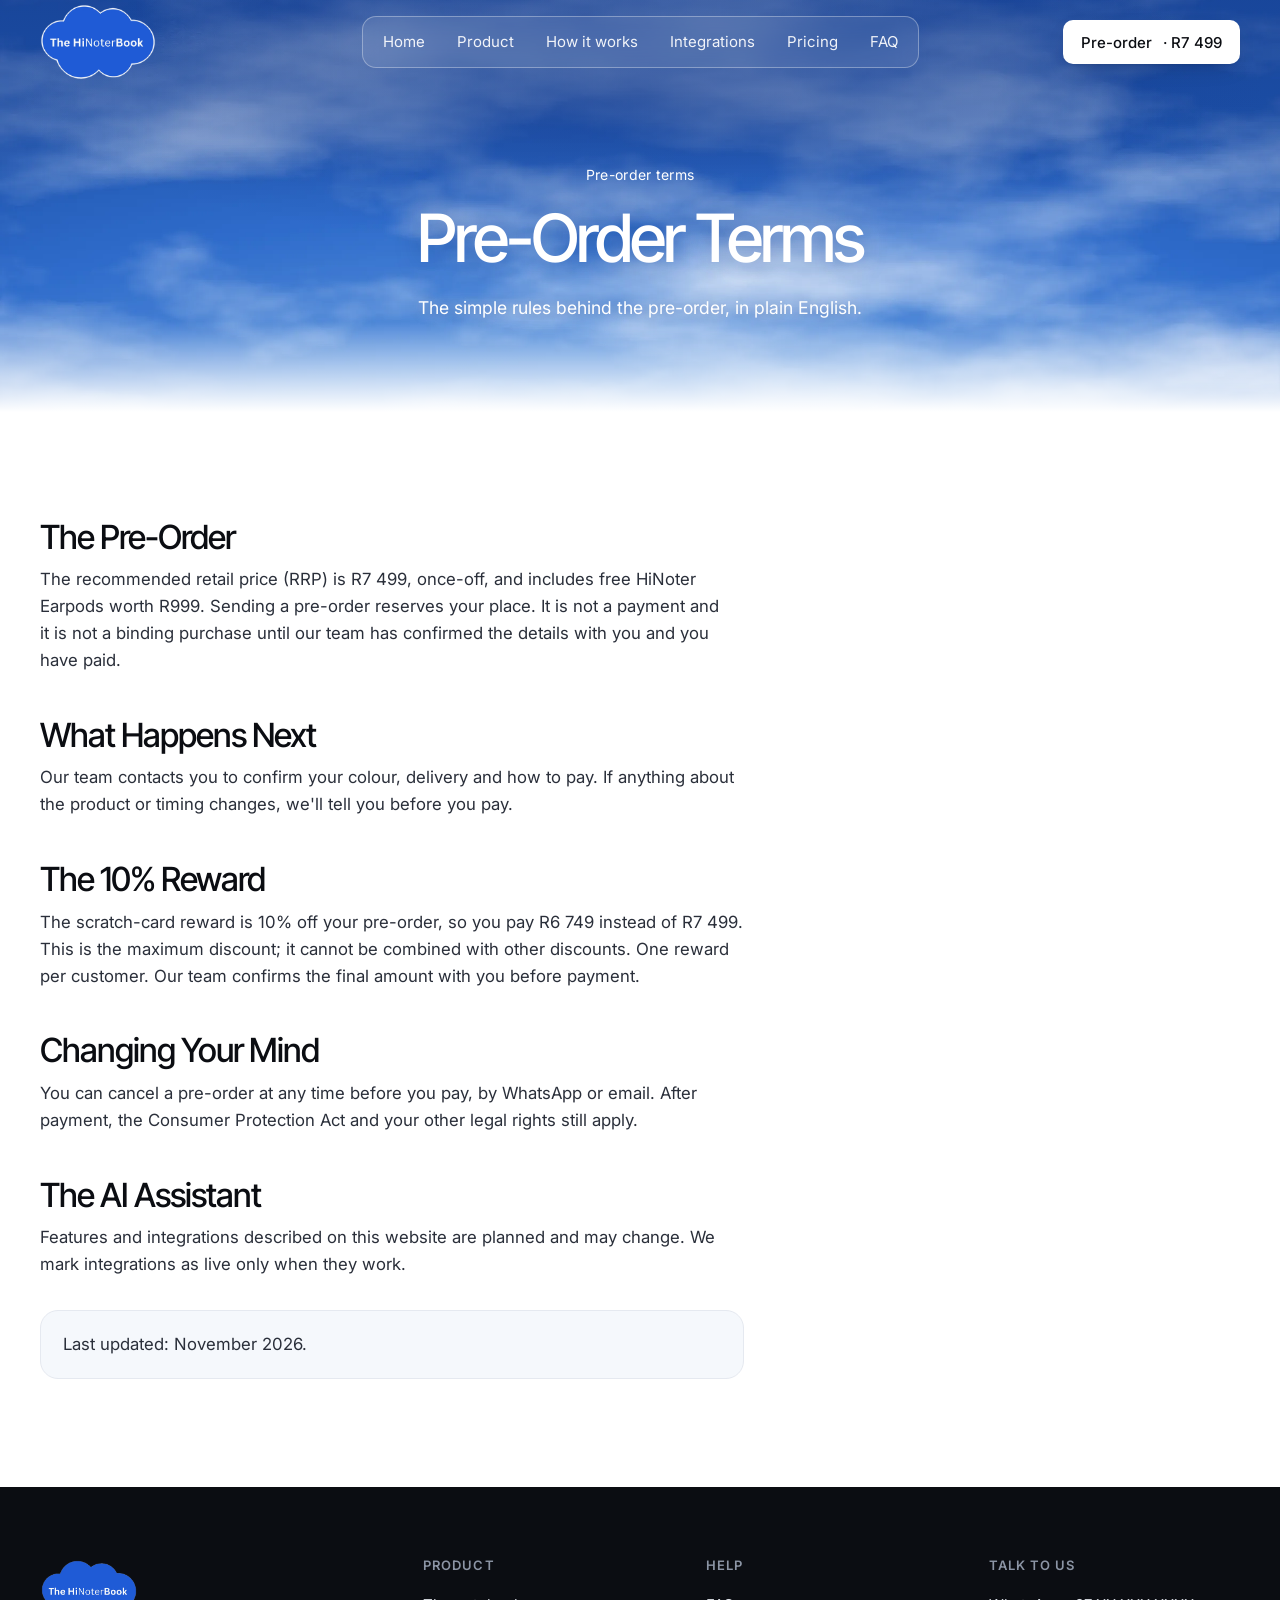
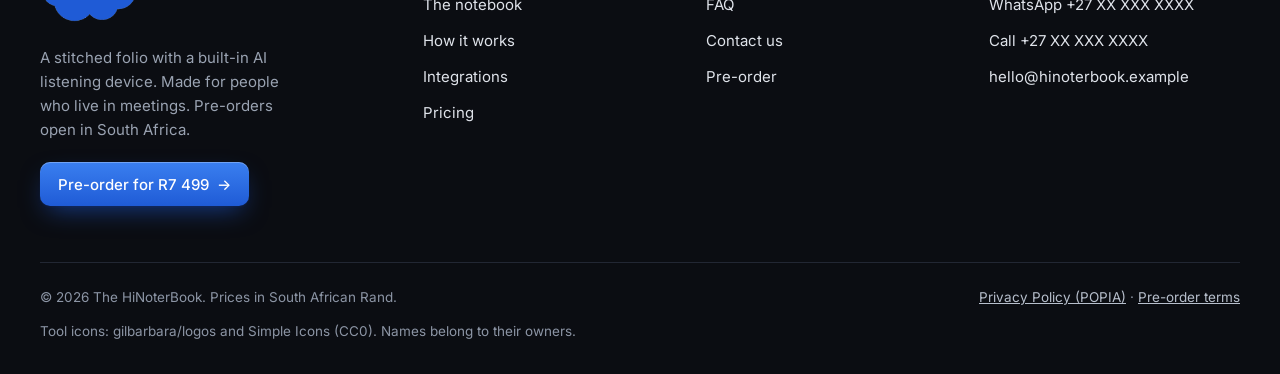
<file: preview/terms.html>
<!doctype html>
<html lang="en-ZA">
<head>
<meta charset="utf-8">
<meta name="viewport" content="width=device-width, initial-scale=1">
<title>Pre-order Terms | The HiNoterBook</title>
<meta name="description" content="The HiNoterBook pre-order terms: R7 499 RRP once-off, the 10% scratch-card reward, the free HiNoter Earpods and how to cancel.">
<meta name="robots" content="index, follow, max-image-preview:large, max-snippet:-1, max-video-preview:-1">
<link rel="canonical" href="https://hinoterbook.co.za/terms.html">
<meta name="theme-color" content="#1f5bd6">
<meta name="application-name" content="The HiNoterBook">
<meta property="og:type" content="website">
<meta property="og:locale" content="en_ZA">
<meta property="og:site_name" content="The HiNoterBook">
<meta property="og:title" content="Pre-order Terms | The HiNoterBook">
<meta property="og:description" content="The HiNoterBook pre-order terms: R7 499 RRP once-off, the 10% scratch-card reward, the free HiNoter Earpods and how to cancel.">
<meta property="og:url" content="https://hinoterbook.co.za/terms.html">
<meta property="og:image" content="https://hinoterbook.co.za/og.jpg">
<meta property="og:image:width" content="1200">
<meta property="og:image:height" content="630">
<meta property="og:image:alt" content="The HiNoterBook: Your In-person AI NoteTaker. RRP R7 499 with free HiNoter Earpods.">
<meta name="twitter:card" content="summary_large_image">
<meta name="twitter:title" content="Pre-order Terms | The HiNoterBook">
<meta name="twitter:description" content="The HiNoterBook pre-order terms: R7 499 RRP once-off, the 10% scratch-card reward, the free HiNoter Earpods and how to cancel.">
<meta name="twitter:image" content="https://hinoterbook.co.za/og.jpg">
<link rel="manifest" href="site.webmanifest">
<script type="application/ld+json">{"@context": "https://schema.org", "@graph": [{"@type": "Organization", "@id": "https://hinoterbook.co.za/#organization", "name": "The HiNoterBook", "url": "https://hinoterbook.co.za/", "logo": {"@type": "ImageObject", "url": "https://hinoterbook.co.za/assets/img/logo.png", "width": 337, "height": 220}, "slogan": "Your In-person AI NoteTaker", "areaServed": {"@type": "Country", "name": "South Africa"}}, {"@type": "WebSite", "@id": "https://hinoterbook.co.za/#website", "url": "https://hinoterbook.co.za/", "name": "The HiNoterBook", "description": "Your In-person AI NoteTaker", "inLanguage": "en-ZA", "publisher": {"@id": "https://hinoterbook.co.za/#organization"}}, {"@type": "WebPage", "@id": "https://hinoterbook.co.za/terms.html#webpage", "url": "https://hinoterbook.co.za/terms.html", "name": "Pre-order Terms | The HiNoterBook", "description": "The HiNoterBook pre-order terms: R7 499 RRP once-off, the 10% scratch-card reward, the free HiNoter Earpods and how to cancel.", "inLanguage": "en-ZA", "isPartOf": {"@id": "https://hinoterbook.co.za/#website"}, "about": {"@id": "https://hinoterbook.co.za/#product"}, "breadcrumb": {"@type": "BreadcrumbList", "itemListElement": [{"@type": "ListItem", "position": 1, "name": "Home", "item": "https://hinoterbook.co.za/"}, {"@type": "ListItem", "position": 2, "name": "Pre-order terms", "item": "https://hinoterbook.co.za/terms.html"}]}}]}</script>

<link rel="icon" href="favicon-32.png" sizes="32x32" type="image/png">
<link rel="icon" href="favicon-64.png" sizes="64x64" type="image/png">
<link rel="apple-touch-icon" href="apple-touch-icon.png">
<link rel="preconnect" href="https://fonts.googleapis.com">
<link rel="preconnect" href="https://fonts.gstatic.com" crossorigin>
<link rel="stylesheet" href="https://fonts.googleapis.com/css2?family=Inter:wght@400;500;600&family=Inter+Tight:wght@500;600&display=swap">
<link rel="stylesheet" href="assets/css/site.css">
<script>window.SITE={"brand": "The HiNoterBook", "price": "R7\u00a0499", "priceReward": "R6\u00a0749", "reward": "10%", "gift": "free HiNoter Earpods worth R999", "whatsapp": "27XXXXXXXXX", "email": "hello@hinoterbook.example", "orderEmail": "info@survivalguide.co.za"};</script>
<script>/* Always open a page at the top (unless the link points to a spot on the page) */
try{if("scrollRestoration" in history)history.scrollRestoration="manual";}catch(e){}
(function(){function top(){if(!location.hash){document.documentElement.style.scrollBehavior="auto";window.scrollTo(0,0);document.documentElement.style.scrollBehavior="";}}
document.addEventListener("DOMContentLoaded",top);window.addEventListener("load",top);window.addEventListener("pageshow",function(e){if(e.persisted)top();});})();</script>
<script defer src="assets/js/site.js"></script>
</head>
<body>
<a class="skip" href="#main">Skip to content</a>
<header class="site-header">
  <div class="wrap bar">
    <a class="brand" href="index.html" aria-label="The HiNoterBook home"><img class="brand-logo" src="assets/img/logo-outline.png" alt="The HiNoterBook" width="337" height="220"></a>
    <nav class="nav-pill" aria-label="Main"><a href="index.html">Home</a><a href="product.html">Product</a><a href="how-it-works.html">How it works</a><a href="integrations.html">Integrations</a><a href="pricing.html">Pricing</a><a href="faq.html">FAQ</a></nav>
    <div class="head-actions">
      <a class="btn btn-white btn-sm" href="pre-order.html">Pre-order<span class="long">&nbsp;· R7 499</span></a>
      <button class="menu-btn" type="button" aria-expanded="false" aria-controls="mobile-menu" aria-label="Open menu"><span></span></button>
    </div>
  </div>
</header>
<div class="mobile-menu" id="mobile-menu">
  <nav aria-label="Mobile"><a class="m-link" href="index.html">Home<span aria-hidden="true">→</span></a><a class="m-link" href="product.html">Product<span aria-hidden="true">→</span></a><a class="m-link" href="how-it-works.html">How it works<span aria-hidden="true">→</span></a><a class="m-link" href="integrations.html">Integrations<span aria-hidden="true">→</span></a><a class="m-link" href="pricing.html">Pricing<span aria-hidden="true">→</span></a><a class="m-link" href="faq.html">FAQ<span aria-hidden="true">→</span></a><a class="m-link" href="contact.html">Contact<span aria-hidden="true">→</span></a></nav>
  <a class="btn btn-primary" href="pre-order.html">Pre-order for R7 499 <span class="arr" aria-hidden="true">→</span></a>
  <p class="m-contact">Questions? <a class="link" href="https://wa.me/27XXXXXXXXX">WhatsApp us</a> or call <a class="link" href="tel:+27XXXXXXXXX">+27 XX XXX XXXX</a>.</p>
</div>
<main id="main">
<section class="sky page-hero"><div class="wrap" data-enter>
  <span class="crumb">Pre-order terms</span>
  <h1>Pre-order terms</h1>
  <p class="lede">The simple rules behind the pre-order, in plain English.</p>
  
</div></section>
<section class="section"><div class="wrap"><div class="prose">
<h2>The pre-order</h2><p>The recommended retail price (RRP) is R7 499, once-off, and includes free HiNoter Earpods worth R999. Sending a pre-order reserves your place. It is not a payment and it is not a binding purchase until our team has confirmed the details with you and you have paid.</p>
<h2>What happens next</h2><p>Our team contacts you to confirm your colour, delivery and how to pay. If anything about the product or timing changes, we'll tell you before you pay.</p>
<h2>The 10% reward</h2><p>The scratch-card reward is 10% off your pre-order, so you pay R6 749 instead of R7 499. This is the maximum discount; it cannot be combined with other discounts. One reward per customer. Our team confirms the final amount with you before payment.</p>
<h2>Changing your mind</h2><p>You can cancel a pre-order at any time before you pay, by WhatsApp or email. After payment, the Consumer Protection Act and your other legal rights still apply.</p>
<h2>The AI assistant</h2><p>Features and integrations described on this website are planned and may change. We mark integrations as live only when they work.</p>
<p class="note-box" style="margin-top:32px">Last updated: November 2026.</p>
</div></div></section>
</main>
<footer class="site-footer">
  <div class="wrap">
    <div class="f-top">
      <div>
        <a class="brand" href="index.html" aria-label="The HiNoterBook home"><img class="brand-logo" src="assets/img/logo.png" alt="The HiNoterBook" width="337" height="220"></a>
        <p>A stitched folio with a built-in AI listening device. Made for people who live in meetings. Pre-orders open in South Africa.</p>
        <a class="btn btn-primary btn-sm f-cta" href="pre-order.html">Pre-order for R7 499 <span class="arr" aria-hidden="true">→</span></a>
      </div>
      <div class="f-col"><h2>Product</h2><ul>
        <li><a href="product.html">The notebook</a></li>
        <li><a href="how-it-works.html">How it works</a></li>
        <li><a href="integrations.html">Integrations</a></li>
        <li><a href="pricing.html">Pricing</a></li>
      </ul></div>
      <div class="f-col"><h2>Help</h2><ul>
        <li><a href="faq.html">FAQ</a></li>
        <li><a href="contact.html">Contact us</a></li>
        <li><a href="pre-order.html">Pre-order</a></li>
      </ul></div>
      <div class="f-col"><h2>Talk to us</h2><ul>
        <li><a href="https://wa.me/27XXXXXXXXX">WhatsApp +27 XX XXX XXXX</a></li>
        <li><a href="tel:+27XXXXXXXXX">Call +27 XX XXX XXXX</a></li>
        <li><a href="mailto:hello@hinoterbook.example">hello@hinoterbook.example</a></li>
      </ul></div>
    </div>
    <div class="f-bottom">
      <span>© 2026 The HiNoterBook. Prices in South African Rand.</span>
      <span><a href="privacy.html">Privacy Policy (POPIA)</a> · <a href="terms.html">Pre-order terms</a></span>
      <span>Tool icons: gilbarbara/logos and Simple Icons (CC0). Names belong to their owners.</span>
    </div>
  </div>
</footer>
<div class="sr-only" aria-live="polite" id="scratch-live"></div>
</body>
</html>
</file>
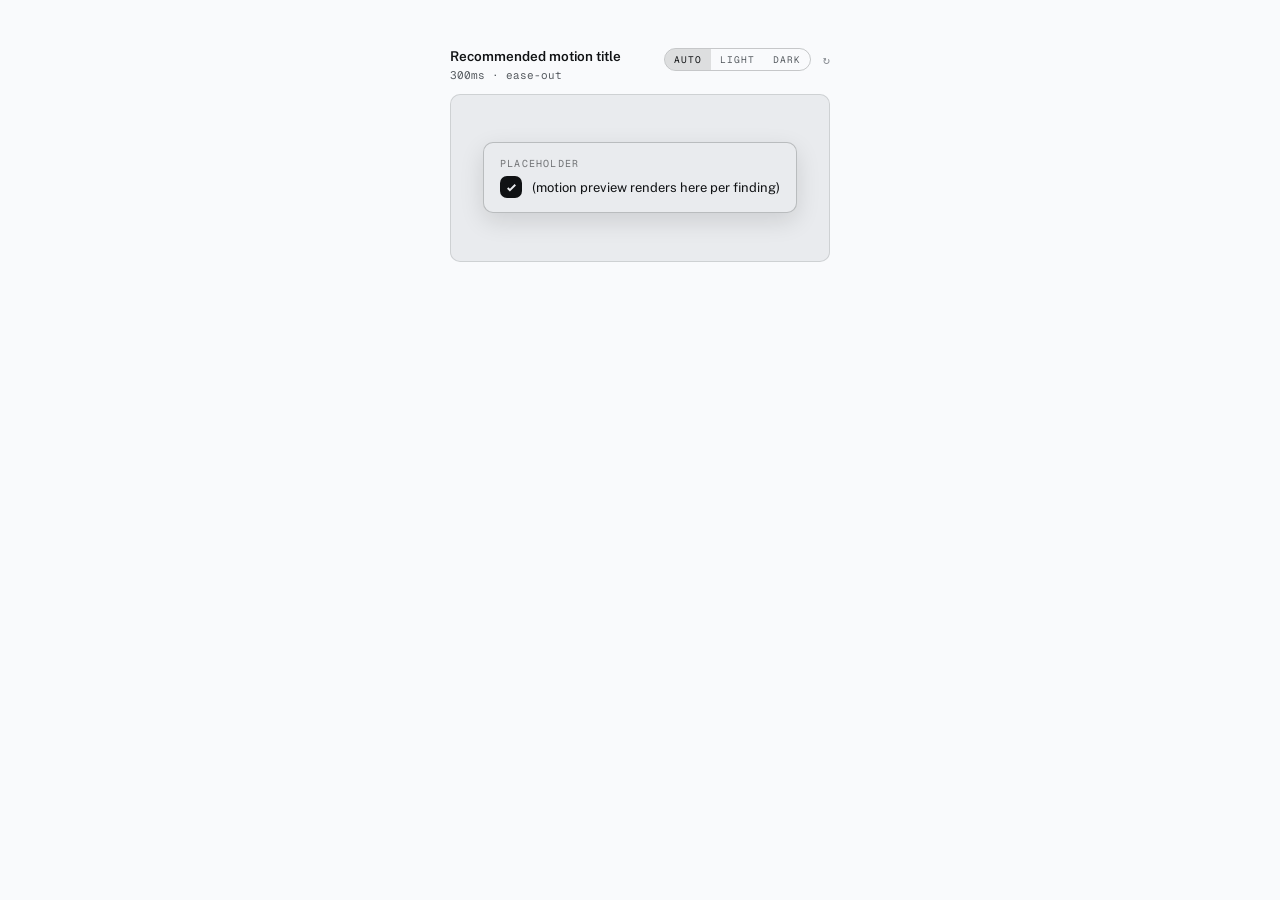
<file: .claude/skills/design-motion-principles/references/demo-shell.html>
<!--
  Demo Shell — design-motion-principles
  =====================================

  Minimal, isolated reference for a single demo card. The agent reads this
  during STEP 3 of the audit workflow (see ../SKILL.md) and uses it as the
  per-finding template — one .demo block per Critical or Important finding
  (Opportunities don't get demo cards).

  The full worked example with five demo cards in context lives in
  references/report-template.html. This file is intentionally minimal:
  one card, every contract visible, no report scaffolding.

  How the agent uses this file
  ----------------------------
  1. Copy the entire <style> block into the report's <head>. The shell's
     tokens, .demo layout, stage colors, segmented control, and the
     prefers-reduced-motion guard are SHARED across every demo card in the
     report and must not be duplicated per finding.

  2. For each finding {n} (1-indexed across the whole report):
     a. Replace the MOTION-CODE-SLOT-{n} comment with the per-finding
        @keyframes m{n} block AND the .demo-{n}__mt selector rule.
        Suffix {n} so multiple findings cannot collide on keyframe
        names or selectors.
     b. Replace the DEMO-CARD-MOTION-SLOT-{n} comment in the .demo__stage
        markup with the actual motion-target element. Its class must be
        .demo-{n}__mt so it matches the rules above.
     c. Set .demo__title to a short title for the recommended motion
        (e.g., "Quick tab crossfade", "Sheet enter (mirror for exit)").
     d. Set .demo__timing to the duration plus easing (e.g.,
        "180ms · ease-out", "300ms · ease-out-quint"). The subhead
        ALWAYS renders — populate it for every demo so card heights
        stay consistent across the report.
     e. Renumber the four radio ids from st1-* to st{n}-*, and the
        labels' for= attributes to match.

  3. Per-finding code MUST honor these contracts:
     - Do NOT redefine the shell's tokens (--ink, --paper, --surface-2,
       --line, --line-strong, --st-bg, --st-fg, --st-line, --st-dim,
       --sans, --mono). Use them via var().
     - Do NOT modify the prefers-reduced-motion block. The shell's
       guard collapses all .demo-{n}__mt animations to none. The
       per-finding @keyframes 100% state MUST match the motion-target
       element's default static rendering so the reduce-motion fallback
       shows the correct final visual.
     - Per-finding @keyframes use the 0% / ~60% / 100% cadence:
       0% = start state, ~60% = motion complete (~1.8s in),
       100% = hold (~1.2s). The shell uses animation-duration: 3s.

  4. Motion targets and ANY UI primitives inside the stage (.ui-btn,
     .ui-card, .ui-row, .ui-check, .ui-num, .ui-label, badge, etc.)
     use --st-bg / --st-fg / --st-line / --st-dim — NEVER --accent or
     other page tokens. This guarantees the demo contrasts correctly
     when its stage is locked to a different theme than the report.

  5. Demo cards are non-interactive. The stage toggle radios are the
     only interactive element. tabindex on the radios is fine; the
     stage itself stays out of focus order.

  Loop pacing
  -----------
  animation-duration: 3s. Keyframes 0% / ~60% / 100%. Motion 0–60% ≈ 1.8s,
  hold 60–100% ≈ 1.2s, then restart. Every demo in a report uses this
  cadence so all cards share the same rhythm.

  Standalone preview
  ------------------
  Opening this file directly in a browser shows one .demo card with the
  loop indicator, the segmented Auto/Light/Dark stage toggle, and a
  placeholder motion target (a simple shape that fades in). No real
  per-finding motion plays — the agent injects motion per finding when
  this template is embedded in a report. The shell also honors the
  viewer's prefers-color-scheme for standalone rendering.
-->
<!DOCTYPE html>
<html lang="en">
<head>
  <meta charset="utf-8">
  <meta name="viewport" content="width=device-width, initial-scale=1">
  <title>Demo Shell — design-motion-principles</title>
  <link rel="preconnect" href="https://fonts.googleapis.com">
  <link rel="preconnect" href="https://fonts.gstatic.com" crossorigin>
  <link href="https://fonts.googleapis.com/css2?family=Familjen+Grotesk:wght@400;500;600;700&family=Public+Sans:wght@400;500;600;700&family=Geist+Mono:wght@400;500;600&display=swap" rel="stylesheet">
  <style>
    :root {
      /* Cool slate-graphite neutrals (hue 255). In the full report these
         are overridden by a global theme toggle; here the shell flips via
         prefers-color-scheme for standalone preview. */
      --ink:        oklch(0.155 0.006 255);
      --surface:    oklch(0.195 0.007 255);
      --surface-2:  oklch(0.235 0.008 255);
      --paper:      oklch(0.945 0.004 255);
      --paper-dim:  oklch(0.800 0.006 255);
      --muted:      oklch(0.680 0.008 255);
      --faint:      oklch(0.505 0.008 255);
      --line:       oklch(0.95 0.01 255 / 0.09);
      --line-strong:oklch(0.95 0.01 255 / 0.16);

      --display: "Familjen Grotesk", "Hanken Grotesk", system-ui, sans-serif;
      --sans: "Public Sans", -apple-system, BlinkMacSystemFont, "Segoe UI", system-ui, sans-serif;
      --mono: "Geist Mono", ui-monospace, "SF Mono", Menlo, monospace;
    }

    @media (prefers-color-scheme: light) {
      :root {
        --ink:        oklch(0.985 0.003 255);
        --surface:    oklch(0.965 0.004 255);
        --surface-2:  oklch(0.940 0.005 255);
        --paper:      oklch(0.180 0.006 255);
        --paper-dim:  oklch(0.330 0.008 255);
        --muted:      oklch(0.475 0.010 255);
        --faint:      oklch(0.640 0.009 255);
        --line:       oklch(0.180 0.010 255 / 0.12);
        --line-strong:oklch(0.180 0.010 255 / 0.22);
      }
    }

    * { box-sizing: border-box; }
    body {
      background: var(--ink);
      color: var(--paper);
      font-family: var(--sans);
      margin: 0;
      padding: 48px;
      display: flex;
      justify-content: center;
    }

    /* visually-hidden (stage-toggle radios) */
    .vh { position: absolute; width: 1px; height: 1px; padding: 0; margin: -1px; overflow: hidden; clip: rect(0 0 0 0); white-space: nowrap; border: 0; }

    /* ───────────── Demo card ───────────── */
    .demo { position: relative; width: 380px; }
    .demo__bar { display: flex; align-items: flex-start; justify-content: space-between; gap: 12px; margin-bottom: 12px; }
    .demo__meta { min-width: 0; }
    .demo__title { display: block; font-size: 13.5px; font-weight: 600; color: var(--paper); line-height: 1.3; }
    .demo__timing { display: block; font-family: var(--mono); font-size: 11px; color: var(--muted); margin-top: 2px; font-variant-numeric: tabular-nums; }
    .demo__controls { display: flex; align-items: center; gap: 12px; flex-shrink: 0; }
    .demo__loop { font-family: var(--mono); font-size: 12px; color: var(--faint); }

    /* segmented Auto / Light / Dark stage toggle (pure CSS).
       Auto = follow ambient theme via --surface-2 + --paper.
       Light / Dark = locked overrides (hardcoded values, ignore ambient). */
    .seg { display: inline-flex; border: 1px solid var(--line-strong); border-radius: 100px; overflow: hidden; }
    .seg label { font-family: var(--mono); font-size: 9.5px; letter-spacing: 0.1em; text-transform: uppercase; color: var(--muted); padding: 4px 9px; cursor: pointer; user-select: none; transition: background 0.15s ease, color 0.15s ease; }
    .demo input[id$="-a"]:checked ~ .demo__bar .seg label[for$="-a"],
    .demo input[id$="-l"]:checked ~ .demo__bar .seg label[for$="-l"],
    .demo input[id$="-d"]:checked ~ .demo__bar .seg label[for$="-d"] {
      background: color-mix(in oklch, var(--paper) 12%, transparent);
      color: var(--paper);
    }

    .demo__stage {
      /* AUTO default — stage uses the ambient elevated surface */
      --st-bg: var(--surface-2);
      --st-fg: var(--paper);
      --st-line: var(--line-strong);
      --st-dim: color-mix(in oklch, var(--paper) 55%, transparent);
      background: var(--st-bg); color: var(--st-fg);
      border: 1px solid var(--line); border-radius: 10px;
      padding: 32px 24px; min-height: 168px;
      display: flex; align-items: center; justify-content: center; overflow: hidden;
    }
    /* Locked Light: hardcoded light, regardless of ambient theme */
    .demo input[id$="-l"]:checked ~ .demo__stage {
      --st-bg: oklch(0.985 0.003 255);
      --st-fg: oklch(0.180 0.006 255);
      --st-line: oklch(0.180 0.010 255 / 0.18);
      --st-dim: oklch(0.180 0.010 255 / 0.45);
    }
    /* Locked Dark: hardcoded dark, regardless of ambient theme */
    .demo input[id$="-d"]:checked ~ .demo__stage {
      --st-bg: oklch(0.180 0.006 255);
      --st-fg: oklch(0.985 0.003 255);
      --st-line: oklch(0.985 0.010 255 / 0.18);
      --st-dim: oklch(0.985 0.010 255 / 0.50);
    }

    /* Generic UI primitives for use inside motion targets. All theme via
       stage tokens, NEVER page tokens — so they contrast correctly when a
       stage is locked to a different theme than the report. */
    .ui-btn { display: inline-flex; align-items: center; justify-content: center; padding: 9px 18px; border-radius: 8px; background: var(--st-fg); color: var(--st-bg); font-family: var(--sans); font-size: 13px; font-weight: 600; }
    .ui-card { background: var(--st-bg); border: 1px solid var(--st-line); border-radius: 10px; padding: 14px 16px; min-width: 180px; box-shadow: 0 8px 24px oklch(0 0 0 / 0.12); }
    .ui-row { display: flex; align-items: center; gap: 10px; font-size: 13px; color: var(--st-fg); }
    .ui-check { width: 22px; height: 22px; border-radius: 7px; background: var(--st-fg); display: inline-flex; align-items: center; justify-content: center; flex-shrink: 0; }
    .ui-check svg { width: 13px; height: 13px; stroke: var(--st-bg); }
    .ui-num { font-family: var(--display); font-size: 34px; font-weight: 700; color: var(--st-fg); font-variant-numeric: tabular-nums; letter-spacing: -0.02em; }
    .ui-label { font-family: var(--mono); font-size: 10px; letter-spacing: 0.12em; text-transform: uppercase; color: var(--st-dim); }

    /* prefers-reduced-motion — disables every per-finding animation and
       hides the loop indicator. The per-finding @keyframes 100% state
       must match the motion-target's default rendering so the reduce
       fallback shows the correct final visual. */
    @media (prefers-reduced-motion: reduce) {
      .demo__loop { display: none; }
      [class*="__mt"], [class*="__mt"] * { animation: none !important; transition: none !important; }
    }

    /* MOTION-CODE-SLOT-{n}
       Per-finding @keyframes and .demo-{n}__mt rules go here. {n} is the
       finding's 1-indexed position across the report.

       Example shape (replace per finding — wrap in
       @media (prefers-reduced-motion: no-preference) { ... }):

       @media (prefers-reduced-motion: no-preference) {
         @keyframes m1 {
           0%   { opacity: 0; transform: translateY(8px); filter: blur(4px); }
           60%  { opacity: 1; transform: translateY(0);   filter: blur(0);  }
           100% { opacity: 1; transform: translateY(0);   filter: blur(0);  }
         }
         .demo-1__mt {
           animation: m1 3s cubic-bezier(0.22, 1, 0.36, 1) infinite;
         }
       }
    */

    /* Placeholder motion for standalone preview only — agent strips this
       when composing the report. Demonstrates the 0 / 60 / 100 cadence. */
    @media (prefers-reduced-motion: no-preference) {
      @keyframes m-placeholder {
        0%   { opacity: 0; transform: translateY(8px); filter: blur(4px); }
        60%  { opacity: 1; transform: translateY(0);   filter: blur(0);  }
        100% { opacity: 1; transform: translateY(0);   filter: blur(0);  }
      }
      .demo-1__mt {
        animation: m-placeholder 3s cubic-bezier(0.22, 1, 0.36, 1) infinite;
      }
    }
  </style>
</head>
<body>

  <div class="demo">
    <input class="vh" type="radio" name="st1" id="st1-a" checked>
    <input class="vh" type="radio" name="st1" id="st1-l">
    <input class="vh" type="radio" name="st1" id="st1-d">
    <div class="demo__bar">
      <div class="demo__meta">
        <span class="demo__title">Recommended motion title</span>
        <span class="demo__timing">300ms · ease-out</span>
      </div>
      <div class="demo__controls">
        <div class="seg">
          <label for="st1-a">Auto</label>
          <label for="st1-l">Light</label>
          <label for="st1-d">Dark</label>
        </div>
        <span class="demo__loop">↻</span>
      </div>
    </div>
    <div class="demo__stage">
      <!-- DEMO-CARD-MOTION-SLOT-{n}
           Per-finding motion-target element goes here. Its class must
           match the rules in MOTION-CODE-SLOT-{n} above:
             <div class="demo-{n}__mt">...content...</div>
           The element's contents are agent-determined (a button shape,
           a card, an icon, a row of items for stagger demos, a number,
           a badge, etc.). All inner UI primitives use the stage tokens
           (--st-fg / --st-bg / --st-line / --st-dim) — NEVER page tokens. -->
      <div class="demo-1__mt">
        <div class="ui-card">
          <div class="ui-label" style="margin-bottom: 6px;">Placeholder</div>
          <div class="ui-row">
            <span class="ui-check"><svg viewBox="0 0 24 24" fill="none" stroke="currentColor" stroke-width="3.5"><path d="M5 13l4 4L19 7"/></svg></span>
            <span>(motion preview renders here per finding)</span>
          </div>
        </div>
      </div>
    </div>
  </div>

</body>
</html>
</file>
<file: preview/assets/css/site.css>
/* Note AI — design system. Modelled on the sky-and-white reference (images 5–8):
   tight grotesk headlines, glass pill nav, blue gradient buttons, soft white cards. */
:root{
  --ink:#0b0d12;
  --ink-2:#2a2f3a;
  --muted:#59606d;
  --line:#e5e9f0;
  --line-2:#eef1f6;
  --surface:#f5f8fc;
  --white:#fff;
  --sand:#f4eee6;
  --sand-ink:#3b2f24;
  --blue-1:#3a7ff0;
  --blue-2:#1f5bd6;
  --blue-ink:#1a4fbf;
  --sky-deep:#1d4fa8;
  --wa:#128c4a;
  --radius-s:10px;
  --radius-m:18px;
  --radius-l:28px;
  --shadow-1:0 1px 2px rgba(16,24,40,.06),0 8px 24px -8px rgba(16,24,40,.12);
  --shadow-2:0 2px 6px rgba(16,24,40,.06),0 30px 60px -20px rgba(22,52,110,.28);
  --wrap:1200px;
  --gutter:clamp(16px,4vw,40px);
  --font-head:"Inter Tight","Inter",system-ui,-apple-system,"Segoe UI",Roboto,sans-serif;
  --font-body:"Inter",system-ui,-apple-system,"Segoe UI",Roboto,sans-serif;
  --ease-out:cubic-bezier(.22,1,.36,1);
  --ease-in-out:cubic-bezier(.65,0,.35,1);
  color-scheme:light;
}
*,*::before,*::after{box-sizing:border-box}
html{-webkit-text-size-adjust:100%;scroll-behavior:smooth}
body{margin:0;background:var(--white);color:var(--ink);font-family:var(--font-body);font-size:16px;line-height:1.6;-webkit-font-smoothing:antialiased;overflow-x:hidden}
img,svg,canvas{display:block;max-width:100%}
img{height:auto}
a{color:inherit}
button,input,select,textarea{font:inherit;color:inherit}
h1,h2,h3,h4{font-family:var(--font-head);font-weight:500;letter-spacing:-.035em;line-height:1.04;margin:0;color:inherit;text-wrap:balance}
p{margin:0;text-wrap:pretty}
.wrap{width:100%;max-width:calc(var(--wrap) + var(--gutter)*2);margin-inline:auto;padding-inline:var(--gutter)}
.wrap-narrow{max-width:calc(860px + var(--gutter)*2)}
.sr-only{position:absolute!important;width:1px;height:1px;padding:0;margin:-1px;overflow:hidden;clip:rect(0,0,0,0);white-space:nowrap;border:0}
.skip{position:fixed;left:12px;top:-60px;z-index:100;background:var(--ink);color:#fff;padding:10px 16px;border-radius:8px;text-decoration:none;font-weight:600;transition:top .15s}
.skip:focus{top:12px}
:focus-visible{outline:3px solid #ffb547;outline-offset:3px;border-radius:6px}

/* ---------- Buttons ---------- */
.btn{--h:48px;display:inline-flex;align-items:center;justify-content:center;gap:.5em;min-height:var(--h);padding:0 22px;border-radius:var(--radius-s);border:0;font-weight:500;font-size:16px;line-height:1;text-decoration:none;cursor:pointer;white-space:nowrap;transition:transform .18s var(--ease-out),box-shadow .18s var(--ease-out),background-color .18s,filter .18s;-webkit-tap-highlight-color:transparent}
.btn:active{transform:translateY(1px) scale(.98)}
.btn-primary{color:#fff;background:linear-gradient(180deg,var(--blue-1),var(--blue-2));box-shadow:inset 0 1px 0 rgba(255,255,255,.28),0 1px 2px rgba(16,40,110,.3),0 10px 26px -8px rgba(31,91,214,.65)}
.btn-primary:hover{transform:translateY(-1px);box-shadow:inset 0 1px 0 rgba(255,255,255,.3),0 2px 4px rgba(16,40,110,.3),0 16px 32px -10px rgba(31,91,214,.75)}
.btn-white{color:var(--ink);background:#fff;box-shadow:0 1px 2px rgba(16,24,40,.08),0 8px 22px -10px rgba(16,24,40,.35)}
.btn-white:hover{transform:translateY(-1px);box-shadow:0 2px 4px rgba(16,24,40,.08),0 14px 28px -12px rgba(16,24,40,.4)}
.btn-ghost{color:var(--ink);background:#fff;box-shadow:inset 0 0 0 1px var(--line)}
.btn-ghost:hover{transform:translateY(-1px);box-shadow:inset 0 0 0 1px #cfd6e2}
.btn-sm{--h:44px;padding:0 18px;font-size:15px}
.btn .arr{transition:transform .2s var(--ease-out)}
.btn:hover .arr{transform:translateX(3px)}
.link{color:var(--blue-ink);font-weight:500;text-decoration:none;background:linear-gradient(currentColor,currentColor) 0 100%/0 1px no-repeat;transition:background-size .25s var(--ease-out)}
.link:hover{background-size:100% 1px}

/* ---------- Header ---------- */
.site-header{position:fixed;inset:0 0 auto;z-index:50;transition:background-color .25s,box-shadow .25s,color .25s;color:#fff}
.site-header .bar{display:grid;grid-template-columns:1fr auto 1fr;align-items:center;gap:16px;height:84px}
.brand{display:inline-flex;align-items:center;gap:10px;text-decoration:none;font-family:var(--font-head);font-weight:600;font-size:20px;letter-spacing:-.03em;min-height:44px}
.brand-mark{width:34px;height:34px;flex:none;border-radius:9px;background:linear-gradient(180deg,#4a8cf5,#1f5bd6);box-shadow:inset 0 1px 0 rgba(255,255,255,.35),0 4px 10px -2px rgba(20,60,160,.45);display:grid;place-items:center}
.brand-mark svg{width:20px;height:20px}
.nav-pill{display:flex;gap:2px;padding:5px;border-radius:14px;border:1px solid rgba(255,255,255,.32);background:rgba(255,255,255,.08);backdrop-filter:blur(10px);-webkit-backdrop-filter:blur(10px)}
.nav-pill a{display:inline-flex;align-items:center;min-height:40px;padding:0 15px;border-radius:10px;text-decoration:none;font-size:15px;opacity:.92;transition:background-color .18s,opacity .18s}
.nav-pill a:hover{background:rgba(255,255,255,.14);opacity:1}
.nav-pill a[aria-current="page"]{background:rgba(255,255,255,.2);opacity:1}
.head-actions{display:flex;justify-content:flex-end;align-items:center;gap:10px}
.menu-btn{display:none;width:44px;height:44px;border-radius:10px;border:1px solid rgba(255,255,255,.35);background:rgba(255,255,255,.1);cursor:pointer;place-items:center;color:inherit}
.menu-btn span{display:block;width:18px;height:2px;background:currentColor;border-radius:2px;position:relative;transition:transform .25s var(--ease-out),opacity .2s}
.menu-btn span::before,.menu-btn span::after{content:"";position:absolute;left:0;width:18px;height:2px;background:currentColor;border-radius:2px;transition:transform .25s var(--ease-out)}
.menu-btn span::before{top:-6px}.menu-btn span::after{top:6px}
.menu-open .menu-btn span{background:transparent}
.menu-open .menu-btn span::before{transform:translateY(6px) rotate(45deg)}
.menu-open .menu-btn span::after{transform:translateY(-6px) rotate(-45deg)}
.site-header.solid{background:rgba(255,255,255,.86);backdrop-filter:saturate(1.6) blur(14px);-webkit-backdrop-filter:saturate(1.6) blur(14px);color:var(--ink);box-shadow:0 1px 0 var(--line)}
.site-header.solid .nav-pill{border-color:var(--line);background:rgba(255,255,255,.6)}
.site-header.solid .nav-pill a:hover{background:var(--surface)}
.site-header.solid .nav-pill a[aria-current="page"]{background:var(--surface)}
.site-header.solid .menu-btn{border-color:var(--line);background:#fff}
.site-header.solid .btn-white{box-shadow:inset 0 0 0 1px var(--line)}
.mobile-menu{display:none}
@media (max-width:980px){
  .site-header .bar{grid-template-columns:1fr auto;height:72px}
  .nav-pill{display:none}
  .menu-btn{display:grid}
  .head-actions .btn{--h:44px;padding:0 14px;font-size:15px}
  .mobile-menu{position:fixed;inset:72px 0 0;z-index:49;background:#fff;color:var(--ink);padding:24px var(--gutter) 40px;overflow-y:auto;display:block;opacity:0;visibility:hidden;transform:translateY(-8px);transition:opacity .22s var(--ease-out),transform .22s var(--ease-out),visibility 0s .22s}
  .menu-open .mobile-menu{opacity:1;visibility:visible;transform:none;transition:opacity .22s var(--ease-out),transform .22s var(--ease-out)}
  .menu-open .site-header{background:#fff;color:var(--ink);box-shadow:0 1px 0 var(--line)}
  .menu-open .site-header .menu-btn{border-color:var(--line);background:#fff}
  .mobile-menu a.m-link{display:flex;align-items:center;justify-content:space-between;min-height:60px;border-bottom:1px solid var(--line-2);text-decoration:none;font-family:var(--font-head);font-size:26px;letter-spacing:-.03em}
  .mobile-menu a.m-link[aria-current="page"]{color:var(--blue-ink)}
  .mobile-menu .btn{width:100%;margin-top:28px}
  .mobile-menu .m-contact{margin-top:24px;color:var(--muted);font-size:15px}
}
@media (max-width:420px){.head-actions .btn .long{display:none}}
.menu-open{overflow:hidden}

/* ---------- Sky heroes ---------- */
.sky{position:relative;color:#fff;background:#2f6ccb url(../img/sky-hero-2400.webp) center/cover no-repeat;isolation:isolate;overflow:hidden}
.sky::before{content:"";position:absolute;inset:0;z-index:-1;background:radial-gradient(70% 55% at 50% 22%,rgba(20,58,140,.55),rgba(20,58,140,0) 70%),linear-gradient(180deg,rgba(18,52,128,.35),rgba(18,52,128,0) 45%)}
.sky::after{content:"";position:absolute;left:0;right:0;bottom:0;height:22%;z-index:-1;background:linear-gradient(180deg,rgba(255,255,255,0),#fff)}
@media (max-width:700px){.sky{background-image:url(../img/sky-hero-1200.webp)}}
.hero{padding:clamp(130px,16vh,170px) 0 clamp(64px,9vh,110px);text-align:center;min-height:100svh;display:flex;flex-direction:column}
.hero h1{font-size:clamp(2.55rem,6.4vw,5.4rem);max-width:18ch;margin-inline:auto;letter-spacing:-.045em;line-height:1.02;text-shadow:0 2px 24px rgba(10,30,80,.25)}
.hero .lede{max-width:34rem;margin:22px auto 0;font-size:clamp(1rem,1.4vw,1.18rem);line-height:1.55;color:#fff;text-shadow:0 1px 12px rgba(10,30,80,.35)}
.hero .actions{display:flex;flex-wrap:wrap;gap:12px;justify-content:center;margin-top:32px}
.hero-fact{display:inline-flex;align-items:center;gap:8px;margin:0 auto 22px;padding:6px 14px 6px 8px;border-radius:999px;background:rgba(255,255,255,.14);border:1px solid rgba(255,255,255,.3);font-size:14px;backdrop-filter:blur(8px);-webkit-backdrop-filter:blur(8px)}
.hero-fact b{background:#fff;color:var(--blue-ink);border-radius:999px;padding:2px 9px;font-weight:600;font-size:13px}
.page-hero{padding:clamp(140px,18vh,180px) 0 clamp(70px,10vh,110px);text-align:center}
.page-hero h1{font-size:clamp(2.3rem,5.2vw,4.4rem);max-width:17ch;margin-inline:auto;letter-spacing:-.045em;text-shadow:0 2px 24px rgba(10,30,80,.25)}
.page-hero .lede{max-width:36rem;margin:20px auto 0;font-size:1.1rem;text-shadow:0 1px 12px rgba(10,30,80,.35)}
.page-hero .actions{display:flex;flex-wrap:wrap;gap:12px;justify-content:center;margin-top:28px}
.crumb{display:inline-block;margin-bottom:18px;font-size:14px;opacity:.9;letter-spacing:.02em}

/* Hero entrance (once on load) */
@media (prefers-reduced-motion:no-preference){
  [data-enter]>*{animation:enter .9s var(--ease-out) both}
  [data-enter]>*:nth-child(2){animation-delay:.08s}
  [data-enter]>*:nth-child(3){animation-delay:.16s}
  [data-enter]>*:nth-child(4){animation-delay:.24s}
  [data-enter]>*:nth-child(5){animation-delay:.36s}
  @keyframes enter{from{opacity:0;transform:translateY(14px)}to{opacity:1;transform:none}}
}

/* ---------- Laptop + app frame ---------- */
.stage{position:relative;margin:clamp(40px,7vh,64px) auto 0;width:min(1060px,100%);padding-inline:var(--gutter)}
.laptop{position:relative;margin-inline:auto;width:100%}
.laptop .lid{position:relative;background:#0d0f14;border-radius:22px 22px 0 0;padding:1.6% 1.6% 0;box-shadow:0 40px 80px -30px rgba(10,30,80,.55),inset 0 0 0 2px #2a2d35}
.laptop .notch{position:absolute;top:0;left:50%;transform:translateX(-50%);width:13%;height:3.2%;min-height:12px;background:#0d0f14;border-radius:0 0 10px 10px;z-index:2}
.laptop .screen{position:relative;aspect-ratio:16/10;overflow:hidden;border-radius:8px 8px 0 0;background:linear-gradient(160deg,#cfe1f8,#e9f1fb 45%,#9fc1ee)}
.laptop .base{height:clamp(10px,1.6vw,18px);margin:0 -6%;background:linear-gradient(180deg,#e7e9ee,#b9bdc6 60%,#8d929c);border-radius:2px 2px 14px 14px;box-shadow:0 18px 30px -12px rgba(10,30,80,.45);position:relative}
.laptop .base::before{content:"";position:absolute;left:50%;top:0;transform:translateX(-50%);width:14%;height:45%;background:#c9ccd3;border-radius:0 0 8px 8px}
.screen-fit{position:absolute;left:0;top:0;width:1100px;height:687.5px;transform-origin:0 0}
.screen-wall{position:absolute;inset:0;background:url(../img/sky-soft-1200.webp) center/cover}
.app{position:absolute;left:6%;right:6%;top:7%;bottom:7%;background:#fff;border-radius:14px;box-shadow:0 30px 60px -20px rgba(20,50,110,.45),0 0 0 1px rgba(15,30,60,.06);display:grid;grid-template-rows:38px 1fr;overflow:hidden;font-size:12px;color:var(--ink);text-align:left;line-height:1.45}
.app-top{display:flex;align-items:center;gap:12px;padding:0 14px;border-bottom:1px solid var(--line-2);background:#fbfcfe}
.dots{display:flex;gap:6px}.dots i{width:10px;height:10px;border-radius:50%;background:#ff5f57}.dots i:nth-child(2){background:#febc2e}.dots i:nth-child(3){background:#28c840}
.app-tabs{display:flex;gap:4px;margin-left:12px}
.app-tabs span{padding:4px 10px;border-radius:7px;color:var(--muted);font-weight:500}
.app-tabs span.on{background:var(--blue-2);color:#fff}
.app-top .rec{margin-left:auto;display:flex;align-items:center;gap:6px;color:#c62828;font-weight:600}
.app-top .rec i{width:8px;height:8px;border-radius:50%;background:#e53935;animation:pulse 1.6s infinite}
@keyframes pulse{0%,100%{opacity:1}50%{opacity:.35}}
.app-body{display:grid;grid-template-columns:1.45fr 1fr;min-height:0}
.app-main{padding:16px;display:flex;flex-direction:column;gap:12px;min-height:0;border-right:1px solid var(--line-2)}
.meet{position:relative;flex:1;border-radius:12px;overflow:hidden;background:linear-gradient(160deg,#3b4a63,#1d2533);display:grid;grid-template-columns:repeat(3,1fr);gap:6px;padding:6px}
.tile{position:relative;border-radius:9px;background:linear-gradient(160deg,#4b5d7a,#2b3648);display:grid;place-items:center;color:#fff}
.tile .av{width:52px;height:52px;border-radius:50%;display:grid;place-items:center;font-weight:600;font-size:18px;background:#7a9be0}
.tile.speaking{box-shadow:inset 0 0 0 2px #6ea8ff}
.tile .nm{position:absolute;left:8px;bottom:6px;font-size:10px;background:rgba(0,0,0,.35);padding:2px 7px;border-radius:6px}
.tile.big{grid-column:span 2;grid-row:span 2}
.tile.big .av{width:84px;height:84px;font-size:28px;background:#d28f5a}
.wave{display:flex;gap:3px;align-items:center;height:18px;position:absolute;left:10px;bottom:30px}
.wave i{width:3px;border-radius:2px;background:#9cc3ff;height:30%;animation:wave 1.1s ease-in-out infinite}
.wave i:nth-child(2){animation-delay:.15s}.wave i:nth-child(3){animation-delay:.3s}.wave i:nth-child(4){animation-delay:.45s}
@keyframes wave{0%,100%{height:25%}50%{height:100%}}
.caption-bar{position:absolute;z-index:2;left:50%;top:10px;transform:translateX(-50%);width:max-content;max-width:90%;background:rgba(10,14,22,.62);color:#fff;font-size:10.5px;padding:5px 10px;border-radius:7px}
.meet-ctrls{display:flex;align-items:center;gap:8px;color:var(--muted)}
.meet-ctrls b{color:var(--ink);font-weight:600}
.meet-ctrls .c{width:26px;height:26px;border-radius:8px;background:var(--surface);display:grid;place-items:center}
.meet-ctrls .end{background:#e53935}
.meet-ctrls .sp{margin-left:auto}
.app-side{padding:14px;display:flex;flex-direction:column;gap:10px;min-height:0;overflow:hidden;background:#fcfdff}
.app-side h5{margin:0;font-size:12.5px;font-weight:600;font-family:var(--font-body);letter-spacing:0}
.tline{display:grid;grid-template-columns:24px 1fr auto;gap:8px;align-items:start}
.tline .a{width:24px;height:24px;border-radius:50%;display:grid;place-items:center;font-size:10px;font-weight:600;color:#fff}
.tline b{font-weight:600}
.tline p{color:var(--muted);font-size:11px;line-height:1.4}
.tline time{font-size:10px;color:var(--muted)}
.chip-row{display:flex;flex-wrap:wrap;gap:5px}
.chip{font-size:10px;padding:3px 8px;border-radius:999px;background:#eaf1fe;color:var(--blue-ink);font-weight:500}
.note-live{border:1px solid var(--line-2);border-radius:10px;padding:10px;background:#fff}
.note-live li{margin:3px 0 0 14px;color:var(--ink-2);font-size:11px}
.note-live ul{margin:4px 0 0;padding:0}
.typing::after{content:"";display:inline-block;width:6px;height:11px;margin-left:2px;background:var(--blue-2);vertical-align:-1px;animation:pulse 1s steps(1) infinite}

/* Folio beside the laptop */
.stage .folio-float{position:absolute;width:42%;left:-11%;bottom:-4%;z-index:3;filter:drop-shadow(0 26px 30px rgba(15,35,80,.35))}
@media (max-width:1340px){.stage .folio-float{left:2%;width:40%}}
@media (max-width:700px){.stage .folio-float{width:56%;left:4%;bottom:-9%}}

/* ---------- Sections ---------- */
.section{padding:clamp(80px,12vh,140px) 0}
.section-tight{padding:clamp(64px,9vh,100px) 0}
.s-head{text-align:center;max-width:46rem;margin:0 auto clamp(40px,6vh,64px)}
.s-head h2{font-size:clamp(2rem,4.4vw,3.5rem)}
.s-head p{margin-top:18px;color:var(--muted);font-size:1.075rem}
.eyebrow{display:inline-block;margin-bottom:14px;color:var(--muted);font-size:15px}
.ground-soft{background:#eef5fd url(../img/sky-soft-2400.webp) center bottom/cover no-repeat}
.ground-sand{background:var(--sand);color:var(--sand-ink)}
.ground-surface{background:var(--surface)}

/* Feature cards with tinted frames (ref 7) */
.duo{display:grid;grid-template-columns:1fr 1fr;gap:24px}
.fcard{position:relative;border-radius:var(--radius-l);padding:clamp(20px,2.4vw,40px);background:#fff;border:1px solid var(--line);overflow:hidden;display:flex;flex-direction:column;gap:28px}
.fcard.tint-blue{background:linear-gradient(160deg,#e8f1fd 0%,#fff 38%)}
.fcard.tint-gold{background:linear-gradient(200deg,#fdf6dc 0%,#fff 40%)}
.fcard .panel{border-radius:var(--radius-m);background:#fff;box-shadow:var(--shadow-1);padding:22px;border:1px solid var(--line-2)}
.fcard h3{font-size:clamp(1.4rem,2vw,1.85rem)}
.fcard p.d{color:var(--muted);margin-top:10px;font-size:1.05rem}
.fcard .txt{margin-top:auto}
.tr-row{display:grid;grid-template-columns:40px 1fr auto;gap:12px;align-items:start;position:relative}
.tr-row+.tr-row{margin-top:18px}
.tr-row .a{width:40px;height:40px;border-radius:50%;display:grid;place-items:center;font-weight:600;color:#fff}
.tr-row b{font-weight:600}
.tr-row p{color:var(--muted);font-size:15px;line-height:1.5}
.tr-row time{font-size:13px;color:var(--muted);background:var(--surface);padding:2px 8px;border-radius:6px}
.chat{display:flex;flex-direction:column;gap:12px}
.bubble{max-width:85%;padding:12px 16px;border-radius:14px;font-size:15px;line-height:1.5}
.bubble.me{align-self:flex-end;background:var(--surface);border:1px solid var(--line-2)}
.bubble.ai{align-self:flex-start;background:linear-gradient(180deg,var(--blue-1),var(--blue-2));color:#fff}
.chat-input{display:flex;gap:8px;align-items:center;border:1px solid var(--line);border-radius:12px;padding:6px 6px 6px 14px;background:#fff}
.chat-input span{flex:1;color:var(--muted);font-size:14px}
.chat-send{width:36px;height:36px;border-radius:9px;border:0;background:linear-gradient(180deg,var(--blue-1),var(--blue-2));color:#fff;display:grid;place-items:center}
.prompts{display:flex;flex-wrap:wrap;gap:8px}
.prompt{min-height:44px;padding:0 14px;border-radius:999px;border:1px solid var(--line);background:#fff;font-size:14px;cursor:pointer;transition:border-color .18s,background-color .18s,transform .18s var(--ease-out)}
.prompt:hover{border-color:#b9cdf3;background:#f6f9ff}
.prompt:active{transform:scale(.97)}
.prompt[aria-pressed="true"]{border-color:var(--blue-2);color:var(--blue-ink);background:#eef4ff}
.demo-tag{display:inline-flex;align-items:center;gap:6px;font-size:13px;font-weight:600;color:#8a5a00;background:#fff4d6;border:1px solid #f3dc9b;padding:3px 9px;border-radius:999px;letter-spacing:.01em}

/* Steps stack (ref 7 / 8) */
.steps-stage{position:relative;height:clamp(300px,42vw,520px);margin:0 auto;max-width:1080px}
.step-card{position:absolute;top:50%;left:50%;width:min(74%,760px);aspect-ratio:16/10.4;border-radius:26px;overflow:hidden;cursor:pointer;border:0;padding:0;text-align:left;color:#fff;transition:transform .6s var(--ease-out),opacity .6s var(--ease-out),filter .6s;background:#5d8fd6;box-shadow:var(--shadow-2)}
.step-card .bg{position:absolute;inset:0;background-size:cover;background-position:center}
.step-card[data-pos="0"]{transform:translate(-50%,-50%);z-index:3}
.step-card[data-pos="1"]{transform:translate(-8%,-50%) scale(.82);z-index:2;filter:saturate(.9) brightness(.96)}
.step-card[data-pos="2"]{transform:translate(-92%,-50%) scale(.82);z-index:1;filter:saturate(.9) brightness(.96)}
.step-card .pill{position:absolute;left:20px;top:20px;z-index:2;padding:7px 14px;border-radius:999px;background:rgba(14,38,92,.42);font-weight:500;backdrop-filter:blur(8px);-webkit-backdrop-filter:blur(8px);font-size:15px}
.step-card .ui{position:absolute;left:50%;top:54%;transform:translate(-50%,-50%);width:66%;border-radius:16px;background:rgba(255,255,255,.72);backdrop-filter:blur(14px);-webkit-backdrop-filter:blur(14px);color:var(--ink);padding:18px;box-shadow:0 20px 40px -18px rgba(10,30,80,.45);font-size:13.5px}
.step-card .ui h4{font-size:16px;letter-spacing:-.01em;font-family:var(--font-body);font-weight:600;margin-bottom:10px}
.step-card .ui li{display:flex;gap:8px;align-items:center;padding:7px 10px;border-radius:9px;background:rgba(255,255,255,.75);margin-top:6px;list-style:none}
.step-card .ui ul{margin:0;padding:0}
.step-card .ui li i{width:8px;height:8px;border-radius:50%;background:var(--blue-2);flex:none;box-shadow:0 0 0 4px rgba(31,91,214,.14)}
.step-card .ui li.done i{background:#22a06b;box-shadow:0 0 0 4px rgba(34,160,107,.15)}
.step-card:not([data-pos="0"]) .ui{opacity:.55}
.step-copy{text-align:center;max-width:34rem;margin:clamp(28px,5vh,48px) auto 0;min-height:150px}
.step-copy h3{font-size:clamp(1.7rem,3vw,2.4rem)}
.step-copy p{color:var(--muted);margin-top:12px;font-size:1.075rem}
.step-tabs{display:flex;gap:8px;justify-content:center;flex-wrap:wrap}
.step-ctrl{display:flex;gap:8px;justify-content:center;align-items:center;flex-wrap:wrap;margin-top:22px}
.step-tab{position:relative;overflow:hidden}
.step-tab[aria-selected="true"]::after{content:"";position:absolute;left:14px;right:14px;bottom:7px;height:2px;border-radius:2px;background:rgba(255,255,255,.6);transform-origin:left;transform:scaleX(0)}
.step-ctrl.run .step-tab[aria-selected="true"]::after{animation:stepfill 5s linear forwards}
.step-ctrl.hold .step-tab[aria-selected="true"]::after{animation-play-state:paused}
@keyframes stepfill{to{transform:scaleX(1)}}
.step-pause{width:44px;height:44px;border-radius:50%;border:1px solid var(--line);background:#fff;display:grid;place-items:center;cursor:pointer;color:var(--ink);transition:border-color .18s,transform .18s var(--ease-out)}
.step-pause:hover{border-color:#b9cdf3}
.step-pause:active{transform:scale(.95)}
.step-pause svg{width:16px;height:16px;fill:currentColor}
.step-pause .i-play{display:none}
.step-pause[aria-pressed="true"] .i-play{display:block}
.step-pause[aria-pressed="true"] .i-pause{display:none}
.step-tab{min-height:44px;padding:0 16px;border-radius:999px;border:1px solid var(--line);background:#fff;cursor:pointer;font-size:15px;transition:background-color .18s,border-color .18s,color .18s}
.step-tab:hover{border-color:#b9cdf3}
.step-tab[aria-selected="true"]{background:var(--ink);border-color:var(--ink);color:#fff}
@media (max-width:700px){
  .step-card{width:86%}
  .step-card[data-pos="1"]{transform:translate(-30%,-50%) scale(.84)}
  .step-card[data-pos="2"]{transform:translate(-70%,-50%) scale(.84)}
  .step-card .ui{width:82%;font-size:12px;padding:12px}
  .step-card .ui li:nth-child(n+3){display:none}
}

/* Fact cards (ref 8 layout, real facts only) */
.facts{display:grid;grid-template-columns:repeat(3,1fr);gap:22px}
.fact{border-radius:24px;background:#fff;border:1px solid rgba(220,230,245,.9);padding:22px 26px 26px;min-height:clamp(260px,30vw,360px);display:flex;flex-direction:column;box-shadow:0 1px 2px rgba(16,24,40,.03)}
.fact .tag{align-self:flex-start;padding:8px 16px;border-radius:999px;border:1px solid var(--line);font-size:15px}
.fact .big{margin-top:auto;font-family:var(--font-head);font-size:clamp(3.4rem,6vw,5.2rem);letter-spacing:-.05em;line-height:1}
.fact .big small{font-size:.38em;color:var(--muted);letter-spacing:-.02em;margin-left:6px}
.fact p{color:var(--muted);margin-top:16px;font-size:15.5px;max-width:28ch}

/* Integrations hub (ref 9) */
.hub{position:relative;height:clamp(340px,40vw,470px);max-width:1180px;margin:0 auto}
.hub svg.lines{position:absolute;inset:0;width:100%;height:100%;overflow:visible}
.hub .core{position:absolute;left:50%;top:44%;transform:translate(-50%,-50%);width:clamp(110px,12vw,150px);aspect-ratio:1;border-radius:50%;background:linear-gradient(180deg,#4a8cf5,#1f5bd6);display:grid;place-items:center;box-shadow:0 0 0 18px rgba(58,127,240,.08),0 0 0 36px rgba(58,127,240,.05),0 20px 40px -12px rgba(31,91,214,.6)}
.hub .core svg{width:42%;height:42%}
.node{position:absolute;transform:translate(-50%,-50%);width:58px;height:58px;border-radius:50%;background:#fff;display:grid;place-items:center;box-shadow:0 6px 18px -6px rgba(16,24,40,.2),0 0 0 1px rgba(16,24,40,.04);transition:transform .25s var(--ease-out)}
.node:hover{transform:translate(-50%,-50%) translateY(-2px)}
.node img{width:28px;height:28px}
.node.faint{opacity:.45;width:46px;height:46px}
.node.faint img{width:22px;height:22px}
.hub-line{fill:none;stroke:#7fa7ee;stroke-width:1.5}
.hub-pulse{fill:none;stroke:#2f6fe4;stroke-width:2.2;stroke-linecap:round;stroke-dasharray:18 600;animation:flow 3.4s linear infinite}
@keyframes flow{from{stroke-dashoffset:620}to{stroke-dashoffset:0}}
.hub-note{text-align:center;max-width:34rem;margin:8px auto 0;color:var(--muted);font-size:1.05rem}
@media (max-width:700px){.hub .node.hide-sm{display:none}.node{width:48px;height:48px}.node img{width:24px;height:24px}}

/* Integration list */
.int-grid{display:grid;grid-template-columns:repeat(3,1fr);gap:18px}
.int{border:1px solid var(--line);border-radius:var(--radius-m);padding:22px;background:#fff;display:flex;flex-direction:column;gap:14px;transition:transform .2s var(--ease-out),box-shadow .2s}
.int:hover{transform:translateY(-2px);box-shadow:var(--shadow-1)}
.int-top{display:flex;align-items:center;gap:12px}
.int-top img{width:36px;height:36px}
.int-top h3{font-size:1.2rem;letter-spacing:-.02em}
.int p{color:var(--muted);font-size:15px}
.status{margin-left:auto;font-size:13px;font-weight:600;padding:3px 10px;border-radius:999px;white-space:nowrap}
.status.planned{background:#eef1f6;color:#3d4554}
.status.explore{background:#fff4d6;color:#7a5000}
.status.live{background:#e1f5ea;color:#11623b}
.legend{display:flex;flex-wrap:wrap;gap:12px;justify-content:center;margin-bottom:32px;font-size:14px;color:var(--muted)}
.legend span{display:inline-flex;align-items:center;gap:8px}

/* Notes examples */
.notes-wrap{display:grid;grid-template-columns:.9fr 1.1fr;gap:clamp(28px,5vw,72px);align-items:center}
.notes-wrap h2{font-size:clamp(2rem,4vw,3.2rem)}
.notes-wrap .lede{color:var(--muted);margin-top:16px;font-size:1.075rem}
.tablist{display:flex;gap:6px;flex-wrap:wrap;margin-top:28px}
.tab{min-height:44px;padding:0 16px;border-radius:10px;border:1px solid var(--line);background:#fff;cursor:pointer;font-size:15px;transition:background-color .18s,border-color .18s,color .18s}
.tab:hover{border-color:#b9cdf3}
.tab[aria-selected="true"]{background:var(--ink);color:#fff;border-color:var(--ink)}
.doc{border-radius:var(--radius-l);background:#fff;border:1px solid var(--line);box-shadow:var(--shadow-2);overflow:hidden}
.doc-head svg{width:18px;height:18px;flex:none}
.doc-head{display:flex;align-items:center;gap:10px;padding:14px 18px;border-bottom:1px solid var(--line-2);background:#fbfcfe;font-size:14px;color:var(--muted)}
.doc-head .demo-tag{margin-left:auto}
.doc-body{padding:clamp(20px,2.4vw,32px);min-height:360px}
.doc-body h3{font-size:1.4rem;letter-spacing:-.02em;margin-bottom:6px}
.doc-body .meta{color:var(--muted);font-size:14px;margin-bottom:18px}
.doc-body h4{font-family:var(--font-body);font-size:13px;letter-spacing:.06em;text-transform:uppercase;color:var(--muted);font-weight:600;margin:18px 0 8px}
.doc-body ul{margin:0;padding-left:18px}
.doc-body li{margin:6px 0}
.todo{list-style:none;padding:0!important}
.todo li{display:grid;grid-template-columns:22px 1fr auto;gap:10px;align-items:start;padding:10px 0;border-bottom:1px solid var(--line-2);margin:0}
.todo li:last-child{border-bottom:0}
.box{width:18px;height:18px;border-radius:5px;border:1.5px solid #b5bfcf;margin-top:3px}
.owner{font-size:13px;color:var(--muted);background:var(--surface);padding:2px 8px;border-radius:6px;white-space:nowrap}
.email{font-size:15px;line-height:1.65}
.email .hdr{display:grid;grid-template-columns:70px 1fr;gap:4px 10px;font-size:14px;padding-bottom:14px;border-bottom:1px solid var(--line-2);margin-bottom:14px}
.email .hdr span{color:var(--muted)}
.doc-panel[hidden]{display:none}
.doc-actions{display:flex;gap:10px;flex-wrap:wrap;margin-top:22px}

/* Product showcase */
.show{display:grid;grid-template-columns:1.15fr .85fr;gap:clamp(28px,5vw,80px);align-items:center}
.show-stage{position:relative;aspect-ratio:1/.86;border-radius:var(--radius-l);background:#fff;box-shadow:0 1px 2px rgba(60,40,20,.06),0 20px 40px -24px rgba(60,40,20,.25);display:grid;place-items:center;overflow:hidden}
.show-stage img{width:84%;filter:drop-shadow(0 24px 24px rgba(60,40,20,.16));transition:opacity .35s var(--ease-out),transform .5s var(--ease-out)}
.show-stage:hover img{transform:scale(1.025)}
.show-stage img.swap{opacity:0;transform:translateY(6px)}
.show h2{font-size:clamp(2rem,4vw,3.2rem);color:var(--sand-ink)}
.show .lede{margin-top:16px;font-size:1.075rem;color:#5c4d3f}
.swatches{display:flex;gap:12px;margin-top:28px;flex-wrap:wrap}
.swatch{display:flex;align-items:center;gap:10px;min-height:48px;padding:0 16px 0 8px;border-radius:999px;border:1px solid rgba(59,47,36,.18);background:rgba(255,255,255,.55);cursor:pointer;font-size:15px;color:var(--sand-ink);transition:border-color .18s,background-color .18s,transform .18s var(--ease-out)}
.swatch:hover{background:#fff}
.swatch:active{transform:scale(.97)}
.swatch i{width:30px;height:30px;border-radius:50%;box-shadow:inset 0 0 0 1px rgba(0,0,0,.12)}
.swatch[aria-checked="true"]{border-color:var(--sand-ink);background:#fff;box-shadow:0 0 0 1px var(--sand-ink)}
.show ul.points{margin:28px 0 0;padding:0;list-style:none;border-top:1px solid rgba(59,47,36,.15)}
.show ul.points li svg{width:20px;height:20px;flex:none;margin-top:3px}
.show ul.points li{padding:14px 0;border-bottom:1px solid rgba(59,47,36,.15);display:flex;gap:12px}
.show ul.points li span{color:#5c4d3f}
.show .actions{display:flex;gap:12px;flex-wrap:wrap;margin-top:28px}

/* Scratch card */
.reward{display:grid;grid-template-columns:1fr 1fr;gap:clamp(28px,5vw,80px);align-items:center}
.reward h2{font-size:clamp(2rem,4vw,3.2rem)}
.reward .lede{color:var(--muted);margin-top:16px;font-size:1.075rem}



.reward-steps,.dot-list{list-style:none;margin:32px 0 0;padding:0;display:grid;gap:22px;position:relative}
.reward-steps li:not(:last-child)::after,.dot-list li:not(:last-child)::after{content:"";position:absolute;left:10px;top:26px;bottom:-20px;width:1px;background:rgba(31,91,214,.22)}
.reward-steps li,.dot-list li{position:relative;padding-left:36px;display:grid;gap:2px}
.reward-steps li::before,.dot-list li::before{content:"";position:absolute;left:5px;top:9px;width:11px;height:11px;border-radius:50%;background:var(--blue-2);box-shadow:0 0 0 5px rgba(31,91,214,.12)}
.reward-steps b,.dot-list b{line-height:1.6;font-family:var(--font-head);font-weight:500;font-size:1.15rem;letter-spacing:-.02em;color:var(--ink)}
.reward-steps span,.dot-list span{color:var(--muted);font-size:15.5px}
.scratch{position:relative;width:100%;max-width:520px;margin-inline:auto;aspect-ratio:1.42/1;border-radius:26px;user-select:none;-webkit-user-select:none}
.scratch-under{position:absolute;inset:0;border-radius:inherit;overflow:hidden;background:#fff;color:var(--sand-ink);border:1px solid var(--line);display:flex;flex-direction:column;justify-content:center;align-items:center;text-align:center;padding:24px;box-shadow:var(--shadow-2)}
.scratch-under::before{content:"";position:absolute;inset:10px;border-radius:18px;border:1.5px dashed #d3dae5;pointer-events:none}
.scratch-under .k{font-size:14px;letter-spacing:.14em;text-transform:uppercase;font-weight:600;color:#7a5a3c}
.scratch-under .v{font-family:var(--font-head);font-size:clamp(4rem,10vw,7rem);letter-spacing:-.06em;line-height:.95;margin-top:6px;color:#2b1f14}
.scratch-under .v small{font-size:.36em;letter-spacing:-.02em;margin-left:4px}
.scratch-under .s{margin-top:8px;font-size:15px;color:#5c4d3f;max-width:26ch}
.scratch canvas{position:absolute;inset:0;width:100%;height:100%;border-radius:inherit;touch-action:none;cursor:grab;transition:opacity .6s var(--ease-out)}
.scratch canvas:active{cursor:grabbing}
.scratch.done canvas{opacity:0;pointer-events:none}
.scratch-hint{position:absolute;left:50%;bottom:-14px;transform:translate(-50%,100%);font-size:14px;color:var(--muted);white-space:nowrap}
.scratch-tools{display:flex;gap:12px;flex-wrap:wrap;justify-content:center;margin-top:54px}
.reward-won{display:none}
.scratch.done ~ .scratch-tools .before{display:none}
.scratch.done ~ .scratch-tools .reward-won{display:inline-flex}
.confetti{position:absolute;inset:0;pointer-events:none;overflow:visible}
.confetti i{position:absolute;left:50%;top:45%;width:8px;height:12px;border-radius:2px;opacity:0;animation:pop 1.1s var(--ease-out) forwards}
@keyframes pop{0%{opacity:1;transform:translate(-50%,-50%) rotate(0)}100%{opacity:0;transform:translate(calc(-50% + var(--x)),calc(-50% + var(--y))) rotate(var(--r))}}
.reward-banner svg{width:20px;height:20px;flex:none}
.reward-banner{display:none;align-items:center;gap:10px;margin-top:18px;padding:12px 16px;border-radius:12px;background:#e9f6ee;color:#11623b;font-size:15px;border:1px solid #bfe6cf}
.has-reward .reward-banner{display:flex}

/* FAQ (ref 10) */
.faq{display:grid;grid-template-columns:.8fr 1.2fr;gap:clamp(28px,6vw,96px);align-items:start}
.faq h2{font-size:clamp(2.2rem,4.6vw,3.6rem);margin-bottom:28px}
.acc{border-top:1px solid var(--line)}
.acc-item{border-bottom:1px solid var(--line)}
.acc-item h3{margin:0;font-size:inherit;letter-spacing:inherit}
.acc-btn{width:100%;display:flex;justify-content:space-between;align-items:center;gap:20px;padding:26px 0;background:none;border:0;cursor:pointer;text-align:left;font-family:var(--font-head);font-size:clamp(1.15rem,1.8vw,1.55rem);letter-spacing:-.025em;font-weight:500;color:var(--ink)}
.acc-btn .pm{position:relative;width:20px;height:20px;flex:none}
.acc-btn .pm::before,.acc-btn .pm::after{content:"";position:absolute;left:50%;top:50%;width:18px;height:1.6px;background:currentColor;transform:translate(-50%,-50%);transition:transform .3s var(--ease-out)}
.acc-btn .pm::after{transform:translate(-50%,-50%) rotate(90deg)}
.acc-btn[aria-expanded="true"] .pm::after{transform:translate(-50%,-50%) rotate(0)}
.acc-btn:hover{color:var(--blue-ink)}
.acc-panel{display:grid;grid-template-rows:0fr;transition:grid-template-rows .35s var(--ease-out)}
.acc-panel>div{overflow:hidden}
.acc-panel p{color:var(--muted);padding:0 40px 26px 0;font-size:1.05rem}
.acc-btn[aria-expanded="true"]+.acc-panel{grid-template-rows:1fr}

/* Close band */
.close{position:relative;text-align:center;padding:clamp(110px,16vh,170px) 0}
.close h2{font-size:clamp(2.3rem,5vw,4.2rem);max-width:16ch;margin-inline:auto;text-shadow:0 2px 24px rgba(10,30,80,.25)}
.close p{margin:18px auto 0;max-width:32rem;font-size:1.1rem;text-shadow:0 1px 12px rgba(10,30,80,.35)}
.close .actions{display:flex;gap:12px;justify-content:center;flex-wrap:wrap;margin-top:30px}
.close.sky::after{display:none}

/* Generic layout helpers */
.split{display:grid;grid-template-columns:1fr 1fr;gap:clamp(28px,5vw,80px);align-items:center}
.split h2{font-size:clamp(2rem,4vw,3.2rem)}
.split .lede{color:var(--muted);margin-top:16px;font-size:1.075rem}
.cards3{display:grid;grid-template-columns:repeat(3,1fr);gap:20px}
.card{border:1px solid var(--line);border-radius:var(--radius-m);padding:26px;background:#fff}
.card h3{font-size:1.3rem;letter-spacing:-.025em;margin:14px 0 8px}
.card p{color:var(--muted);font-size:15.5px}
.ic{width:44px;height:44px;border-radius:12px;display:grid;place-items:center;background:#eaf1fe;color:var(--blue-ink)}
.ic svg{width:22px;height:22px}
.timeline{display:grid;grid-template-columns:repeat(3,1fr);gap:20px;counter-reset:t}
.tl{position:relative;border-radius:var(--radius-l);padding:28px;background:#fff;border:1px solid var(--line)}
.tl .when{display:inline-block;font-size:14px;padding:6px 12px;border-radius:999px;background:#eaf1fe;color:var(--blue-ink);font-weight:500}
.tl h3{font-size:1.6rem;margin:18px 0 10px}
.tl p{color:var(--muted)}
.tl ul{margin:16px 0 0;padding:0;list-style:none}
.tl li{display:grid;grid-template-columns:18px 1fr;column-gap:12px;align-items:start;padding:10px 0;border-top:1px solid var(--line-2);font-size:15.5px;line-height:1.6}
.tl li::before{content:"";width:18px;height:1.6em;background:radial-gradient(circle at 50% 50%,var(--blue-2) 0 3.5px,rgba(31,91,214,.14) 4px 8.5px,transparent 9px)}
.usecases{display:grid;grid-template-columns:repeat(4,1fr);gap:18px}
.uc{border-radius:var(--radius-m);padding:24px;background:#fff;border:1px solid var(--line);transition:transform .2s var(--ease-out),box-shadow .2s}
.uc:hover{transform:translateY(-2px);box-shadow:var(--shadow-1)}
.uc h3{font-size:1.2rem;letter-spacing:-.02em;margin:14px 0 8px}
.uc p{color:var(--muted);font-size:15px}
.prose{max-width:44rem}
.prose h2{font-size:clamp(1.6rem,2.6vw,2.1rem);margin:44px 0 12px;letter-spacing:-.03em}
.prose h2:first-child{margin-top:0}
.prose p,.prose li{color:var(--ink-2);font-size:1.05rem}
.prose p+p{margin-top:12px}
.prose ul{padding-left:20px}
.prose li{margin:6px 0}
.note-box{border-radius:var(--radius-m);background:var(--surface);border:1px solid var(--line);padding:20px 22px;color:var(--ink-2)}

/* Pricing */
.price-wrap{display:grid;grid-template-columns:1.05fr .95fr;gap:24px;align-items:stretch}
.price-card{border-radius:var(--radius-l);padding:clamp(24px,3vw,40px);background:#fff;border:1px solid var(--line);box-shadow:var(--shadow-2);display:flex;flex-direction:column}
.price-card .tag{align-self:flex-start;padding:7px 14px;border-radius:999px;background:#eaf1fe;color:var(--blue-ink);font-size:14px;font-weight:500}
.price{font-family:var(--font-head);font-size:clamp(3.6rem,7vw,5.4rem);letter-spacing:-.05em;line-height:1;margin-top:22px}
.price-card .sub{color:var(--muted);margin-top:10px}
.checks{list-style:none;margin:26px 0;padding:0}
.checks li{display:flex;gap:12px;padding:11px 0;border-top:1px solid var(--line-2)}
.checks li svg{flex:none;width:20px;height:20px;color:var(--blue-2);margin-top:3px}
.price-card .btn{margin-top:auto}
.after-card{border-radius:var(--radius-l);padding:clamp(24px,3vw,40px);background:var(--surface);border:1px solid var(--line)}
.after-card h3{font-size:1.6rem}
.after-card ol{margin:20px 0 0;padding:0;list-style:none;counter-reset:a}
.after-card li{counter-increment:a;display:grid;grid-template-columns:36px 1fr;gap:12px;padding:14px 0;border-top:1px solid var(--line)}
.after-card li::before{content:counter(a);width:30px;height:30px;border-radius:50%;background:#fff;border:1px solid var(--line);display:grid;place-items:center;font-weight:600;font-size:14px}
.after-card li b{display:block}
.after-card li span{color:var(--muted);font-size:15px}

/* Forms */
.form-shell{display:grid;grid-template-columns:1.1fr .9fr;gap:24px;align-items:start}
.form-card{border-radius:var(--radius-l);background:#fff;border:1px solid var(--line);box-shadow:var(--shadow-2);padding:clamp(22px,3vw,40px)}
.form-card h2{font-size:clamp(1.7rem,3vw,2.3rem)}
.form-card .lede{color:var(--muted);margin-top:8px}
.fields{display:grid;grid-template-columns:1fr 1fr;gap:16px 18px;margin-top:26px}
.field{display:flex;flex-direction:column;gap:6px}
.field.full{grid-column:1/-1}
.field label,.field legend{font-weight:500;font-size:15px}
.field .opt{color:var(--muted);font-weight:400}
.field input,.field select,.field textarea{min-height:50px;padding:12px 14px;border-radius:12px;border:1px solid #d3dae5;background:#fff;font-size:16px;transition:border-color .18s,box-shadow .18s}
.field textarea{min-height:110px;resize:vertical}
.field input:focus,.field select:focus,.field textarea:focus{outline:none;border-color:var(--blue-2);box-shadow:0 0 0 4px rgba(31,91,214,.15)}
.field[data-invalid] input,.field[data-invalid] select,.field[data-invalid] textarea{border-color:#c62828}
.field .err{display:none;color:#b3261e;font-size:14px}
.field[data-invalid] .err{display:block}
fieldset.field{border:0;padding:0;margin:0;min-width:0}
fieldset.field legend{padding:0;margin-bottom:6px}
.colour-pick{display:grid;grid-template-columns:repeat(4,1fr);gap:10px}
.colour-pick label{position:relative;display:flex;flex-direction:column;align-items:center;gap:6px;padding:10px 6px;border:1px solid #d3dae5;border-radius:12px;cursor:pointer;font-size:14px;font-weight:400;text-align:center;transition:border-color .18s,box-shadow .18s}
.colour-pick input{position:absolute;opacity:0;pointer-events:none}
.colour-pick img{width:100%;max-width:72px}
.colour-pick input:checked+img+span{font-weight:600}
.colour-pick label:has(input:checked){border-color:var(--blue-2);box-shadow:0 0 0 2px var(--blue-2)}
.colour-pick label:has(input:focus-visible){outline:3px solid #ffb547;outline-offset:2px}
.consent{display:flex;gap:12px;align-items:flex-start;font-size:15px;color:var(--ink-2)}
.consent input{width:22px;height:22px;margin-top:2px;flex:none;accent-color:var(--blue-2)}
.form-foot{display:flex;flex-wrap:wrap;align-items:center;gap:14px;margin-top:24px}
.form-foot small{color:var(--muted);font-size:14px}
.success{display:none;text-align:left}
.sent .success{display:block}
.sent form{display:none}
.success .tick svg{width:26px;height:26px}
.success .tick{width:56px;height:56px;border-radius:50%;background:#e1f5ea;color:#11623b;display:grid;place-items:center;margin-bottom:18px}
.success h2{font-size:clamp(1.7rem,3vw,2.3rem)}
.success p{color:var(--muted);margin-top:10px}
.summary{margin-top:20px;border-radius:14px;background:var(--surface);padding:16px 18px;font-size:15px}
.summary dl{display:grid;grid-template-columns:auto 1fr;gap:6px 16px;margin:0}
.summary dt{color:var(--muted)}
.summary dd{margin:0;font-weight:500}
.side-card{border-radius:var(--radius-l);background:var(--sand);color:var(--sand-ink);padding:clamp(22px,3vw,36px);position:sticky;top:100px}
.side-card img{width:80%;margin:0 auto 10px;filter:drop-shadow(0 20px 24px rgba(60,40,20,.25))}
.side-card .p{font-family:var(--font-head);font-size:2.6rem;letter-spacing:-.04em}
.side-card p{color:#5c4d3f;font-size:15.5px}
.side-card ul{margin:16px 0 0;padding:0;list-style:none}
.side-card li{padding:10px 0;border-top:1px solid rgba(59,47,36,.15);font-size:15px}

/* Contact */
.contact-grid{display:grid;grid-template-columns:repeat(3,1fr);gap:18px}
.c-card{border-radius:var(--radius-m);border:1px solid var(--line);padding:26px;background:#fff;text-decoration:none;display:flex;flex-direction:column;gap:8px;transition:transform .2s var(--ease-out),box-shadow .2s}
a.c-card:hover{transform:translateY(-2px);box-shadow:var(--shadow-1)}
.c-card .v{font-family:var(--font-head);font-size:1.35rem;letter-spacing:-.02em}
.c-card span{color:var(--muted);font-size:15px}

/* Footer */
.site-footer{background:#0b0d12;color:#c9ced8;padding:72px 0 32px;font-size:15px}
.f-top{display:grid;grid-template-columns:1.4fr repeat(3,1fr);gap:32px}
.f-top .brand{color:#fff}
.f-top p{margin-top:16px;max-width:30ch;color:#9aa3b2}
.f-col h2{font-family:var(--font-body);font-size:13px;font-weight:600;text-transform:uppercase;letter-spacing:.08em;color:#8c95a5;margin-bottom:14px}
.f-col ul{list-style:none;margin:0;padding:0}
.f-col a{display:inline-flex;min-height:36px;align-items:center;text-decoration:none;color:#dfe3ea}
.f-col a:hover{color:#fff;text-decoration:underline;text-underline-offset:4px}
.f-cta{margin-top:20px}
.f-bottom{display:flex;flex-wrap:wrap;gap:12px 24px;justify-content:space-between;border-top:1px solid #222733;margin-top:56px;padding-top:24px;color:#8c95a5;font-size:13.5px}
.f-bottom a{color:#b7bfcc}

/* WhatsApp float */
.wa-float{position:fixed;right:18px;bottom:18px;z-index:40;width:58px;height:58px;border-radius:50%;background:#fff;display:grid;place-items:center;box-shadow:0 10px 30px -8px rgba(0,0,0,.35),0 0 0 1px rgba(0,0,0,.05);transition:transform .2s var(--ease-out)}
.wa-float:hover{transform:translateY(-2px) scale(1.03)}
.wa-float img{width:32px;height:32px}

/* Responsive */
@media (max-width:1024px){
  .usecases{grid-template-columns:repeat(2,1fr)}
  .int-grid{grid-template-columns:repeat(2,1fr)}
  .f-top{grid-template-columns:1fr 1fr}
}
@media (max-width:860px){
  .duo,.facts,.notes-wrap,.show,.reward,.faq,.split,.cards3,.timeline,.price-wrap,.form-shell,.contact-grid{grid-template-columns:1fr}
  .side-card{position:static}
  .fact{min-height:220px}
  .show-stage{order:-1}
}
@media (max-width:560px){
  .hero .actions .btn,.page-hero .actions .btn,.close .actions .btn{width:100%}
  .usecases,.int-grid{grid-template-columns:1fr}
  .fields{grid-template-columns:1fr}
  .colour-pick{grid-template-columns:repeat(2,1fr)}
  .f-top{grid-template-columns:1fr}
  .doc-body{min-height:0}
  .acc-panel p{padding-right:0}
  .scratch-hint{white-space:normal;width:100%;text-align:center}
}

@media (prefers-reduced-motion:reduce){
  *,*::before,*::after{animation-duration:.001ms!important;animation-iteration-count:1!important;transition-duration:.001ms!important;scroll-behavior:auto!important}
  .hub-pulse{display:none}
}

/* keep stacked/peeking visuals from widening the page */
main>section{overflow-x:clip}
.field input[type=checkbox]{min-height:0;padding:0;width:22px;height:22px}

/* Headings in Title Case (owner request); FAQ questions stay as sentences */
h1,h2,h3{text-transform:capitalize}
.acc-item h3,.doc-body h3{text-transform:none}

/* Lifestyle photo with glass card */
.feature-photo{position:relative}
.fp-img{border-radius:var(--radius-l);overflow:hidden;aspect-ratio:21/10;background:#d9dde3}
.fp-img img{width:100%;height:100%;object-fit:cover;object-position:40% 35%;transition:transform .7s var(--ease-out)}
.feature-photo:hover .fp-img img{transform:scale(1.02)}
.glass{position:absolute;right:clamp(16px,3vw,36px);bottom:clamp(16px,3vw,36px);width:min(440px,46%);background:rgba(255,255,255,.88);backdrop-filter:blur(16px) saturate(1.4);-webkit-backdrop-filter:blur(16px) saturate(1.4);border:1px solid rgba(255,255,255,.7);border-radius:22px;padding:clamp(20px,2.4vw,32px);box-shadow:var(--shadow-2)}
.glass h2{font-size:clamp(1.7rem,2.8vw,2.4rem)}
.glass p{color:var(--muted);margin-top:12px}
.glass .btn{margin-top:22px}
@media (max-width:860px){
  .fp-img{aspect-ratio:4/3}
  .glass{position:relative;right:auto;bottom:auto;width:auto;margin:-48px 12px 0;background:#fff}
}
/* Inside the folio */
.inside{align-items:center}
.inside h2{font-size:clamp(2rem,4vw,3.2rem)}
.inside-img{border-radius:var(--radius-l);overflow:hidden;aspect-ratio:4/5;background:#e9e2d8}
.inside-img img{width:100%;height:100%;object-fit:cover;object-position:50% 48%;transition:transform .7s var(--ease-out)}
.inside-img:hover img{transform:scale(1.02)}
@media (max-width:860px){.inside-img{aspect-ratio:1/1}}
/* Product hero line-up */
.hero-shot{max-width:880px;margin:clamp(36px,6vh,56px) auto 0;border-radius:var(--radius-l);background:#f7f5f4;padding:clamp(12px,3vw,36px);box-shadow:0 40px 80px -30px rgba(10,30,80,.5)}
.hero-shot img{width:100%;height:auto;border-radius:12px}
.side-card img.lineup{width:100%;filter:none;border-radius:16px;margin:0 0 16px}
.hero-shot.float{background:none;padding:0;box-shadow:none;max-width:820px}
.hero-shot.float img{border-radius:0;filter:drop-shadow(0 28px 34px rgba(10,30,80,.38))}

/* Inside-the-folio photo loop */
.slideshow{position:relative}
.slideshow .slide{position:absolute;inset:0;opacity:0;transition:opacity 1.1s var(--ease-in-out),transform .7s var(--ease-out)}
.slideshow .slide.on{opacity:1}
.slide-ctrl{position:absolute;left:16px;bottom:16px;z-index:2;display:flex;align-items:center;gap:2px;padding:2px 4px 2px 8px;border-radius:999px;background:rgba(255,255,255,.82);backdrop-filter:blur(10px);-webkit-backdrop-filter:blur(10px);box-shadow:0 6px 18px -8px rgba(16,24,40,.35)}
.slide-dots{display:flex}
.slide-dot{width:26px;height:44px;border:0;background:none;padding:0;display:grid;place-items:center;cursor:pointer}
.slide-dot i{width:8px;height:8px;border-radius:999px;background:rgba(11,13,18,.28);transition:width .3s var(--ease-out),background-color .3s}
.slide-dot:hover i{background:rgba(11,13,18,.5)}
.slide-dot[aria-current="true"] i{width:22px;background:var(--blue-2)}
.slide-pause{width:44px;height:44px;border:0;border-radius:50%;background:none;display:grid;place-items:center;cursor:pointer;color:var(--ink)}
.slide-pause svg{width:14px;height:14px;fill:currentColor}
.slide-pause .i-play{display:none}
.slide-pause[aria-pressed="true"] .i-play{display:block}
.slide-pause[aria-pressed="true"] .i-pause{display:none}

/* Cloud logo */
.brand-logo{height:76px;width:auto;display:block}
.site-footer .brand-logo{height:64px}
@media (max-width:980px){.brand-logo{height:64px}}

/* Price with scratch-card reward */
.p-now,.p-badge,.p-note-reward{display:none}
.has-reward .p-now{display:inline}
.has-reward .p-badge{display:inline-flex;align-items:center;vertical-align:middle;margin-left:12px;font-family:var(--font-body);font-size:14px;letter-spacing:0;font-weight:600;color:#11623b;background:#e1f5ea;border-radius:999px;padding:4px 10px}
.has-reward .p-was{text-decoration:line-through;text-decoration-thickness:2px;color:var(--muted);font-size:.5em;margin-right:12px;letter-spacing:-.02em}
.has-reward .p-note-reward{display:block}
.has-reward .p-note-base{display:none}
.side-card .p-note-reward{color:#11623b}

/* Welcome pop-up */
.promo{position:fixed;inset:0;z-index:90;display:grid;place-items:center;padding:16px}
.promo[hidden]{display:none}
.promo-backdrop{position:absolute;inset:0;background:rgba(10,22,48,.5);backdrop-filter:blur(6px);-webkit-backdrop-filter:blur(6px);opacity:0;transition:opacity .25s var(--ease-out)}
.promo-card{position:relative;width:min(440px,100%);max-height:calc(100svh - 32px);overflow-y:auto;background:#fff;border-radius:28px;padding:28px 24px 18px;text-align:center;box-shadow:0 40px 90px -30px rgba(10,30,80,.6);opacity:0;transform:translateY(14px) scale(.98);transition:opacity .3s var(--ease-out),transform .35s var(--ease-out)}
.promo.is-open .promo-backdrop{opacity:1}
.promo.is-open .promo-card{opacity:1;transform:none}
.promo-x{position:absolute;right:10px;top:10px;width:44px;height:44px;border-radius:50%;border:0;background:var(--surface);display:grid;place-items:center;cursor:pointer;color:var(--ink);transition:background-color .18s}
.promo-x:hover{background:#e8edf5}
.promo-x svg{width:18px;height:18px}
.promo-tag{display:inline-flex;align-items:center;gap:6px;font-size:13px;font-weight:600;color:var(--blue-ink);background:#eaf1fe;border-radius:999px;padding:6px 12px}
.promo-tag svg{width:15px;height:15px}
.promo-card h2{font-size:clamp(1.6rem,5vw,2rem);margin-top:14px}
.promo-card>p{color:var(--muted);margin:10px auto 18px;max-width:30ch;font-size:15.5px}
.promo-card .scratch{border-radius:20px}
.promo-card .scratch-under{box-shadow:none;border:1px solid var(--line)}
.promo-card .scratch-under .v{font-size:clamp(3.4rem,14vw,5rem)}
.promo-card .scratch-tools{margin-top:16px}
.promo-card .scratch-tools .btn{width:100%}
.promo-later{margin-top:6px;min-height:44px;border:0;background:none;color:var(--muted);font-size:14.5px;cursor:pointer;text-decoration:underline;text-underline-offset:3px}
.promo-later:hover{color:var(--ink)}
.promo-open,.promo-open body{overflow:hidden}
.promo-card:focus{outline:none}

/* ===== Mobile polish (audit, Nov 2026) ===== */
@media (max-width:700px){
  .section{padding:72px 0}
  .section-tight{padding:56px 0}
  .page-hero{padding:120px 0 56px}
  .s-head{margin-bottom:36px}
  /* footer links: comfortable 44px tap targets */
  .f-col a{min-height:44px}
  .f-col h2{margin-bottom:4px}
  .f-top{gap:28px}
  /* hero: smaller folios so the laptop stays readable */
  .stage .folio-float{width:44%;left:3%;bottom:-7%}
  /* steps: one clean card, single row of tabs */
  .steps-stage{height:clamp(240px,62vw,300px)}
  .step-card{width:92%}
  .steps-stage{overflow:hidden;margin-inline:calc(var(--gutter) * -1)}
  .step-card[data-pos="1"]{transform:translate(62%,-50%) scale(.94);pointer-events:none}
  .step-card[data-pos="2"]{transform:translate(-162%,-50%) scale(.94);pointer-events:none}
  .step-card .ui{width:84%;top:60%}
  .step-card .pill{left:14px;top:14px;font-size:13px;padding:6px 12px}
  .step-ctrl{flex-wrap:nowrap;gap:6px}
  .step-tabs{flex-wrap:nowrap;gap:6px}
  .step-tab{padding:0 16px}
  .step-tab .long{display:none}
  .step-copy{min-height:0}
  /* notes tabs: one even row */
  .tablist{display:grid;grid-template-columns:repeat(3,1fr);gap:6px}
  .tab{padding:0 4px;font-size:13.5px;white-space:nowrap}
  .doc-head{flex-wrap:wrap}
  /* colour swatches: tidy 2 x 2 grid */
  .swatches{display:grid;grid-template-columns:1fr 1fr;gap:10px}
  .swatch{justify-content:flex-start}
  .show .actions .btn,.split .actions .btn,.inside .btn{width:100%}
  /* forms: full-width actions, summary card above the form */
  .form-foot .btn{width:100%}
  .form-foot small{width:100%;text-align:center}
  .form-shell{display:flex;flex-direction:column}
  .form-shell .side-card{order:-1;display:grid;grid-template-columns:38% 1fr;gap:4px 16px;align-items:center;padding:18px}
  .side-card img.lineup{grid-row:span 2;margin:0}
  .side-card .p{font-size:1.9rem;line-height:1.1}
  .side-card .p-badge{display:none!important}
  .side-card p{font-size:14px;grid-column:2}
  .side-card ul{grid-column:1/-1;margin-top:10px}
  .side-card li{font-size:14px;padding:8px 0}
  /* fact cards less tall */
  .fact{min-height:0;gap:18px}
  .fact .big{font-size:3.6rem}
  /* integrations legend aligned left like the cards */
  .legend{justify-content:flex-start;flex-direction:column;align-items:flex-start;gap:8px}
  /* FAQ: no extra gap under the heading */
  .faq h2{margin-bottom:20px}
  .acc-btn{padding:22px 0;gap:16px}
  /* close band */
  .close{padding:96px 0}
}

/* Steps carousel: a wrapping card moves without animation, then fades back in */
.step-card{transition:transform .7s cubic-bezier(.65,0,.35,1),opacity .5s var(--ease-out),filter .6s}
.step-card.jump{transition:none!important;opacity:0}

/* Product film under the hero */
.film-sec{padding-top:clamp(40px,6vh,72px)}
.film{position:relative;border-radius:var(--radius-l);overflow:hidden;aspect-ratio:16/9;background:#d9d2c6 url(../img/film-poster-1600.webp?v=2) center/cover;box-shadow:var(--shadow-2)}
.film video{position:absolute;inset:0;width:100%;height:100%;object-fit:cover;display:block}
.film-ctrl{position:absolute;right:16px;bottom:16px;display:flex;gap:8px;z-index:2}
.film-btn{width:44px;height:44px;border-radius:50%;border:0;background:rgba(255,255,255,.88);backdrop-filter:blur(10px);-webkit-backdrop-filter:blur(10px);color:var(--ink);display:grid;place-items:center;cursor:pointer;box-shadow:0 6px 18px -8px rgba(16,24,40,.4);transition:transform .18s var(--ease-out),background-color .18s}
.film-btn:hover{background:#fff;transform:translateY(-1px)}
.film-btn:active{transform:scale(.95)}
.film-btn svg{width:18px;height:18px}
.film-btn [class^="i-"]{display:none}
[data-film-play] svg{fill:currentColor;width:16px;height:16px}
[data-film-play][aria-pressed="false"] .i-pause,[data-film-play][aria-pressed="true"] .i-play{display:block}
[data-film-sound][aria-pressed="false"] .i-off,[data-film-sound][aria-pressed="true"] .i-on{display:block}
.film-big{position:absolute;left:50%;top:50%;transform:translate(-50%,-50%);width:76px;height:76px;border-radius:50%;border:0;background:rgba(255,255,255,.92);color:var(--blue-2);display:none;place-items:center;cursor:pointer;box-shadow:0 18px 40px -12px rgba(10,30,80,.5);z-index:2;transition:transform .2s var(--ease-out)}
.film-big:hover{transform:translate(-50%,-50%) scale(1.05)}
.film-big svg{width:32px;height:32px;fill:currentColor;display:block;transform:translate(-1px,-.5px)}
.film.idle .film-big{display:grid}
.film.idle .film-ctrl{display:none}
@media (max-width:760px){.film{background-image:url(../img/film-poster-960.webp?v=2);aspect-ratio:16/10}.film-ctrl{right:10px;bottom:10px}.film-big{width:64px;height:64px}}

/* Laptop screen: notes email in an inbox (fixed 1100px canvas, scaled by site.js) */
.app.mail{grid-template-rows:42px 1fr}
.msearch{margin-left:18px;flex:0 1 320px;background:var(--surface);border-radius:8px;padding:5px 12px;color:var(--muted);font-size:11.5px}
.newmail{margin-left:auto;display:flex;align-items:center;gap:7px;font-weight:600;color:var(--blue-ink);background:#eaf1fe;border-radius:999px;padding:4px 10px;font-size:11px}
.newmail i{width:7px;height:7px;border-radius:50%;background:var(--blue-2);animation:pulse 1.6s infinite}
.mail-body{display:grid;grid-template-columns:300px 1fr;min-height:0}
.mlist{border-right:1px solid var(--line-2);background:#fbfcfe;overflow:hidden}
.mlist-h{display:flex;justify-content:space-between;align-items:center;padding:12px 14px 8px;font-weight:600;font-size:13px}
.mlist-h span{font-size:10.5px;font-weight:600;color:#fff;background:var(--blue-2);border-radius:999px;padding:2px 8px}
.mrow{display:flex;gap:10px;padding:10px 14px;border-top:1px solid var(--line-2)}
.mrow.on{background:#eaf1fe;box-shadow:inset 3px 0 0 var(--blue-2)}
.mav{width:28px;height:28px;flex:none;border-radius:50%;background:#fff url(../img/logo.png) center/86% no-repeat;box-shadow:0 0 0 1px var(--line)}
.mtx{min-width:0;flex:1}
.mtop{display:flex;justify-content:space-between;gap:6px;font-size:11.5px}
.mtop b{font-weight:500}
.mtop time{color:var(--muted);font-size:10.5px}
.mrow.unread .mtop b,.mrow.unread .msub{font-weight:700}
.msub{font-size:11.5px;margin-top:1px;white-space:nowrap;overflow:hidden;text-overflow:ellipsis}
.mprev{font-size:10.5px;color:var(--muted);white-space:nowrap;overflow:hidden;text-overflow:ellipsis}
.mread{padding:16px 22px;overflow:hidden;background:#fff}
.mhead{display:flex;gap:12px;align-items:center;padding-bottom:12px;border-bottom:1px solid var(--line-2)}
.mlogo{width:52px;height:38px;border-radius:9px;display:grid;place-items:center;flex:none}
.mlogo img{width:52px;height:auto}
.mhead h5{margin:0;font-size:16px;font-weight:600;font-family:var(--font-head);letter-spacing:-.01em}
.mhead p{margin:2px 0 0;color:var(--muted);font-size:11px}
.mhead p b{color:var(--ink);font-weight:600}
.mcard{margin-top:14px;border:1px solid var(--line);border-radius:12px;padding:14px 16px;background:linear-gradient(180deg,#f7faff,#fff 40%)}
.mmeta{display:flex;gap:6px;flex-wrap:wrap}
.mmeta span{font-size:10.5px;background:#fff;border:1px solid var(--line);border-radius:999px;padding:2px 8px;color:var(--ink-2)}
.mcard h6{margin:12px 0 4px;font-size:10px;letter-spacing:.08em;text-transform:uppercase;color:var(--muted);font-weight:600;font-family:var(--font-body)}
.mcard p{margin:0;font-size:12px;color:var(--ink)}
.mcols{display:grid;grid-template-columns:1fr 1.15fr;gap:16px}
.mcols ul{margin:0;padding-left:15px;font-size:11.5px}
.mcols li{margin:3px 0}
.mtodo{list-style:none;padding:0!important}
.mtodo li{display:grid;grid-template-columns:14px 1fr auto;gap:7px;align-items:center;padding:4px 0;border-bottom:1px solid var(--line-2);margin:0!important}
.mtodo li:last-child{border-bottom:0}
.mtodo i{width:11px;height:11px;border-radius:3px;border:1.5px solid #b5bfcf}
.mtodo em{font-style:normal;font-size:10px;color:var(--muted);background:var(--surface);border-radius:5px;padding:1px 6px}
.mbtns{display:flex;gap:7px;margin-top:14px}
.mb{font-size:11px;font-weight:500;border:1px solid var(--line);border-radius:8px;padding:5px 10px;background:#fff}
.mb.pri{background:var(--blue-2);border-color:var(--blue-2);color:#fff}
.mdraft{margin-top:12px;border:1px dashed #c9d6ee;border-radius:12px;padding:12px 16px;background:#fbfdff}
.mdraft h6{margin:0 0 4px;font-size:10px;letter-spacing:.08em;text-transform:uppercase;color:var(--blue-ink);font-weight:600;font-family:var(--font-body)}
.mdraft p{margin:0;font-size:11.5px;color:var(--ink-2);line-height:1.55}

/* Pre-order: automatic email confirmation vs manual fallback */
.hp{position:absolute!important;left:-9999px;width:1px;height:1px;overflow:hidden}
.success .ok-manual{display:none}
.sent.manual .success .ok-manual{display:block}
.sent.manual .success .form-foot.ok-manual{display:flex}
.sent.manual .success .ok-auto{display:none}
.ok-ref{margin-top:8px!important;font-size:15px}
.btn[aria-busy="true"]{opacity:.75;pointer-events:none}
.btn[aria-busy="true"] .arr{display:none}
.btn[aria-busy="true"]::after{content:"";width:16px;height:16px;border-radius:50%;border:2px solid rgba(255,255,255,.45);border-top-color:#fff;animation:spin .7s linear infinite}
@keyframes spin{to{transform:rotate(360deg)}}
.form-error{display:none;margin-top:14px;padding:12px 14px;border-radius:12px;background:#fdecea;color:#8a1c12;font-size:15px}
.form-error.show{display:block}
.film video{cursor:pointer}
</file>
<file: .claude/skills/design-taste-frontend/assets/system.css>
/*
  taste-skill system.css - the one system for the page. Link it first, then assets/ui/cards.css (the
  feature card, its panel and the fragment placements), then set the palette (--p-*), the fonts and
  the radius set on :root in the page (node scripts/start.mjs prints that block).
  Do not add a second grid, spacing scale, type scale, radius scale, button or card style.
*/

/* ---------------------------------------------------------------- tokens */
:root {
  /* palette (hex only; fx.js reads --bg --surface --ink --muted --accent --accent-ink) */
  --p-bg: #ffffff;
  --p-surface: #f4f4f4;
  --p-ink: #111111;
  --p-muted: #6b6b6b;
  --p-accent: #1a4be0;
  --p-accent-ink: #ffffff;
  --p-action: #1a4be0;      /* buttons, links, focus: the accent, or the ink when the accent is too pale */
  --p-action-ink: #ffffff;
  --p-inv-bg: #111111;
  --p-inv-surface: #1c1c1c;
  --p-inv-ink: #f4f4f4;
  --p-inv-muted: #a3a3a3;
  --p-inv-accent: #ffffff;
  --p-inv-accent-ink: #111111;
  --p-inv-action: #ffffff;
  --p-inv-action-ink: #111111;
  /* the lit ground behind UI and in the closing band (references/cards.md), one per page, tech pages only
     (none on kind other, which is flat): <html data-ground="sand|sky|sage|painting">. system.js gives it to every ground
     that holds UI, on light and dark pages alike; --hue on one panel changes only its accent */
  --ground-bg: #d9ccb7; --ground-surface: #e9e0d2; --ground-ink: #2a2622; --ground-muted: #5a534a; --ground-accent: #a8794a;

  /* fonts */
  --font-display: system-ui, -apple-system, "Segoe UI", sans-serif;
  --font-text: system-ui, -apple-system, "Segoe UI", sans-serif;
  --font-mono: ui-monospace, "SFMono-Regular", Menlo, Consolas, monospace;
  --display-weight: 400;    /* headlines 400; 500 on a tech page (software, gaming, hardware) */
  --display-tracking: -0.025em;

  /* the page rhythm (references/layout-v4.md): one section per screen. The header is fixed and
     --nav tall; every section is padded --padt above and --padb (plus the phone action bar, --bar)
     below, and is exactly one or two screens tall (--h: 1 or 2; --hm on a phone). The hero's words
     start --hgap under the header and its content ends --hpadb above the fold. */
  --nav: 72px;
  --padt: 120px;
  --padb: 72px;
  --hgap: 48px;
  --hpadb: 64px;
  --bar: 0px;
  /* grid: one .wrap (alias .container) for the header, every section and the footer, the same
     --gut on both sides: 1280 wide at x 80-1360 at 1440, 342 at x 24-366 at 390 */
  --container: 1280px;
  --gut: 80px;
  --pad: var(--gut);
  --gutter: 24px;

  /* spacing: 4/8 scale */
  --s-1: 4px;  --s-2: 8px;  --s-3: 12px; --s-4: 16px; --s-5: 24px;
  --s-6: 32px; --s-7: 48px; --s-8: 64px; --s-9: 96px; --s-10: 128px;
  --section: 40px;      /* only a .section outside main (the kit's demo pages); every main > section and
                           footer.closing take --padt and --padb */
  --section-band: 56px; /* the same for an older footer outside footer.closing */
  --head-gap: 48px;     /* the one heading-to-content gap, 32 on a phone (layout.css reads it as --ly-head-gap) */
  --card-pad: 16px;     /* card padding (cards.css sets its own for cards with a panel) */
  --card-gap: 16px;     /* gap between cards */

  /* type scale (the only sizes on the page) */
  --t-label: 13px;
  --t-small: 14px;
  --t-body: 16px;
  --t-lead: 18px;
  --t-card: 18px;
  --t-h3: 24px;
  /* straight lines from the phone size at 390 to the desktop size at 1440 (system.md's table) */
  --t-h2: clamp(30px, 1.72vw + 23.3px, 48px);
  --t-h1: clamp(38px, 3.24vw + 25.4px, 72px);
  /* a big number stays a step under the h2 (VI-11): 38 at 1440, 28 at 390, so it never reads as a
     section heading; a stats row and a price set their own, smaller still */
  --t-stat: clamp(28px, .952vw + 24.29px, 38px);

  /* radius: one scale (soft by default; data-radius on <html> switches it) */
  --r-sm: 8px;  --r-md: 12px; --r-lg: 20px; --r-btn: 8px;

  /* controls (fixed here; a page never adds its own) */
  --btn-h: 44px;
  --btn-h-sm: 36px;
  --nav-h: var(--nav);  /* the older name, kept for the kit's files */
  --icon: 16px;         /* small icons: socials, menu chevrons, mono brand marks */

  /* motion: the one UI ease-out (motion.css --m-ease and ui/base.css --u-ease read it; references/motion.md) */
  --ease: cubic-bezier(.2, .8, .2, 1);
  --dur: 180ms;
}
html[data-radius="sharp"] { --r-sm: 4px; --r-md: 6px;  --r-lg: 8px;  --r-btn: 4px; }
html[data-radius="soft"]  { --r-sm: 8px; --r-md: 12px; --r-lg: 20px; --r-btn: 8px; }
html[data-radius="round"] { --r-sm: 10px; --r-md: 16px; --r-lg: 24px; --r-btn: 999px; }
/* the four lit grounds (references/cards.md); sand is the default above. painting goes with
   painterly-landscape (x.ai's daylight sky over olive hills) */
html[data-ground="sky"]      { --ground-bg: #c6d3df; --ground-surface: #d6e0e9; --ground-ink: #25303a; --ground-muted: #4d5964; --ground-accent: #3f6a92; }
html[data-ground="sage"]     { --ground-bg: #cdd6c6; --ground-surface: #dce3d6; --ground-ink: #262d24; --ground-muted: #535b51; --ground-accent: #6c8e63; }
html[data-ground="painting"] { --ground-bg: #79a8d6; --ground-surface: #a6c4e2; --ground-ink: #16212c; --ground-muted: #273949; --ground-accent: #9c9b3c; }
/* cards.css takes its card and panel radii from this scale */
html[data-radius] .card { --c-r: var(--r-lg); }
html[data-radius] .panel { --p-r: var(--r-md); }

/* a phone: the header 56, the sections padded 96 / 48, the hero's words 40 under the header and its
   content ending 24 above the fold, 24 at both sides, 12 between columns */
@media (max-width: 639px) {
  :root { --nav: 56px; --padt: 96px; --padb: 48px; --hgap: 40px; --hpadb: 24px; --gut: 24px; --gutter: 12px; --card-gap: 12px; --head-gap: 32px; }
}
@media (min-width: 640px) {
  :root { --gut: 48px; --section: 48px; --section-band: 72px; --card-pad: 24px; }
}
@media (min-width: 1024px) {
  :root { --gut: 80px; --section: 56px; --section-band: 96px; --card-gap: 24px;
          --t-lead: 20px; --t-card: 20px; --t-h3: 28px; }
  /* a place (and a local service): the 1200 column at x 120-1320 */
  html[data-type="place"] { --gut: 120px; --container: 1200px; }
}
/* a place (VI-06, ST-96, PH-23): its own smaller type (h1 48/53 and 32/37, h2 32/40 and 24/30, titles
   and the sub-line 20 and 18), the Recipe 3 hero's gap under its photograph (40, 24 on a phone),
   square photographs and cards and 2px buttons, whatever data-radius and data-buttons say */
:root[data-type="place"] {
  --hgap: 40px;
  --t-h1: clamp(32px, 1.524vw + 26.06px, 48px);
  --t-h2: clamp(24px, .762vw + 21px, 32px);
  --t-h3: clamp(20px, .381vw + 18.51px, 24px);
  --r-sm: 2px; --r-md: 0px; --r-lg: 0px; --r-btn: 2px;
}
:root[data-type="place"] :is(h1, .t-h1) { line-height: 1.104; }
:root[data-type="place"] :is(h2, .t-h2) { line-height: 1.25; }
@media (max-width: 639px) {
  :root[data-type="place"] { --hgap: 24px; }
  :root[data-type="place"] :is(h1, .t-h1) { line-height: 1.156; }
}

/* ---------------------------------------------------------------- grounds (at most three) */
:root, .ground-base {
  --bg: var(--p-bg); --surface: var(--p-surface); --ink: var(--p-ink); --muted: var(--p-muted);
  --accent: var(--p-accent); --accent-ink: var(--p-accent-ink); --card: var(--p-surface);
  --action: var(--p-action); --action-ink: var(--p-action-ink);
}
.ground-surface {
  --bg: var(--p-surface); --surface: var(--p-bg); --ink: var(--p-ink); --muted: var(--p-muted);
  --accent: var(--p-accent); --accent-ink: var(--p-accent-ink); --card: var(--p-bg);
  --action: var(--p-action); --action-ink: var(--p-action-ink);
}
.ground-inverse {
  --bg: var(--p-inv-bg); --surface: var(--p-inv-surface); --ink: var(--p-inv-ink); --muted: var(--p-inv-muted);
  --accent: var(--p-inv-accent); --accent-ink: var(--p-inv-accent-ink); --card: var(--p-inv-surface);
  --action: var(--p-inv-action); --action-ink: var(--p-inv-action-ink);
}
:root, .ground-base, .ground-surface, .ground-inverse {
  --line: color-mix(in oklab, var(--ink) 11%, transparent);
  --line-strong: color-mix(in oklab, var(--ink) 20%, transparent);
  /* effects (fx.js) and UI fragments (assets/ui) take the colours of the ground they sit on */
  --fx-bg: var(--bg); --fx-surface: var(--surface); --fx-ink: var(--ink); --fx-muted: var(--muted);
  --fx-accent: var(--accent); --fx-accent-ink: var(--accent-ink);
  --ui-font: var(--font-text); --ui-mono: var(--font-mono); --ui-radius: var(--r-md);
}
.ground-base, .ground-surface, .ground-inverse { background: var(--bg); color: var(--ink); }

/* ---------------------------------------------------------------- base */
*, *::before, *::after { box-sizing: border-box; }
/* an anchor lands on the section's top (the judge's frame): the fixed header covers --nav of its --padt */
html { -webkit-text-size-adjust: 100%; scroll-padding-top: 0; scroll-behavior: auto; margin: 0; }
body {
  margin: 0; background: var(--bg); color: var(--ink);
  font: 400 var(--t-body)/1.55 var(--font-text);
  -webkit-font-smoothing: antialiased; text-rendering: optimizeLegibility; overflow-x: clip;
}
img, svg, video, canvas { display: block; max-width: 100%; }
/* hidden means hidden, also on an img the line above makes a block (a menu tab's photograph, a peek photograph) */
[hidden] { display: none !important; }
img, video { height: auto; }
a { color: inherit; text-decoration: none; }
button { font: inherit; color: inherit; }
h1, h2, h3, h4, p, ul, ol, figure, blockquote { margin: 0; }
ul, ol { padding: 0; list-style: none; }
h1, h2, h3, h4 {
  font-family: var(--font-display); font-weight: var(--display-weight);
  letter-spacing: var(--display-tracking); text-wrap: balance; overflow-wrap: break-word;
  /* a long word (a German compound at 390) breaks at a syllable with a hyphen, in the language of <html lang>;
     only words of 10 letters or more, 4 at least on each side, so a short English heading never breaks */
  hyphens: auto; -webkit-hyphens: auto; hyphenate-limit-chars: 10 4 4;
}
h1, .t-h1 { font-size: var(--t-h1); line-height: 1.04; }
h2, .t-h2 { font-size: var(--t-h2); line-height: 1.1; }
h3, .t-h3 { font-size: var(--t-h3); line-height: 1.2; }
h4, .t-card { font-family: var(--font-text); font-weight: 500; font-size: var(--t-card); line-height: 1.3; letter-spacing: -0.01em; }
p { text-wrap: pretty; }
.t-lead  { font-size: var(--t-lead); line-height: 1.5; }
.t-body  { font-size: var(--t-body); line-height: 1.55; }
.t-small { font-size: var(--t-small); line-height: 1.5; }
.t-label { font-size: var(--t-label); font-weight: 500; line-height: 1.4; letter-spacing: 0.01em; }
.t-stat  { font-family: var(--font-display); font-weight: var(--display-weight); font-size: var(--t-stat);
           line-height: 1; letter-spacing: var(--display-tracking); font-variant-numeric: tabular-nums; }
.muted { color: var(--muted); }
.mono  { font-family: var(--font-mono); }
.measure { max-width: 62ch; }
:focus-visible { outline: 2px solid var(--action); outline-offset: 2px; border-radius: 2px; }
::selection { background: color-mix(in oklab, var(--accent) 30%, transparent); }

/* ---------------------------------------------------------------- grid */
.wrap, .container { width: min(100% - 2 * var(--gut), var(--container)); margin-inline: auto; padding-inline: 0; }
.grid { display: grid; grid-template-columns: repeat(12, minmax(0, 1fr)); column-gap: var(--gutter); row-gap: var(--card-gap); }
.grid > * { min-width: 0; grid-column: 1 / -1; }
.section { padding-block: var(--section); }

/* ---------------------------------------------------------------- one section per screen
   The page is a stack of screens. Framed at scrollY = k x the screen height, a shot shows exactly one
   section: the hero alone on the first screen, every other section (and footer.closing, the close and
   the footer in one) exactly one or two screens tall, its h2 first, --padt under its top. Heights
   and padding do it: no pinning, snapping or script.
     <section class="section" id=".." style="--h: 2">     (2 screens; --hm sets a phone's count alone)
       <div class="wrap"> the h2 first, then the content </div>     (the one in-flow child)
     </section>
   A layer (a full-bleed photograph or ground behind the words) is an <img class="layer" aria-hidden="true">
   beside the .wrap. Content must fit: one screen holds 708px of content at 1440x900 (900 - 120 - 72),
   two hold 1,608 (the second screen's part starts --padt under its top with .g2). From 640 to 1279 a
   section keeps at least its screens and grows past them rather than overlap the next. */
main > :is(section, .section), footer.closing {
  position: relative; box-sizing: border-box;
  height: calc(var(--h, 1) * 100vh); height: calc(var(--h, 1) * 100svh);
  padding: var(--padt) 0 calc(var(--padb) + var(--bar));
}
main > :is(section, .section) > :is(.wrap, .container), footer.closing > .wrap { position: relative; z-index: 1; height: 100%; }
main > :is(section, .section) > :is(.wrap, .container):not(.grid) { display: flex; flex-direction: column; }
/* a .wrap that is the section's grid too (class="wrap grid"): its rows start at the top */
main > :is(section, .section) > :is(.wrap, .container).grid { align-content: start; }
/* .fill: the block that takes what the screen leaves under the heading (a photograph, a frame) */
main > :is(section, .section) > .wrap > .fill { flex: 1 1 0; min-height: 0; }
/* two screens as two groups: row 1 the h2 and the first group, row 2 the rest (no second h2), starting
   --padt under the second screen's top, so the second shot looks like any other section */
main > :is(section, .section).g2, footer.closing.g2 { --h: 2; }
main > :is(section, .section).g2 > :is(.wrap, .container), footer.closing.g2 > .wrap { display: grid; grid-template-rows: minmax(0, 1fr) minmax(0, 1fr); row-gap: calc(var(--padt) + var(--padb) + var(--bar)); }
main > :is(section, .section).g2 > :is(.wrap, .container) > *, footer.closing.g2 > .wrap > * { min-height: 0; align-self: start; }
main > :is(section, .section).g2 > :is(.wrap, .container) > :is(.group, .fill) { align-self: stretch; }
/* a group: one screen's part of a .g2 section (its h2 and first rows, or the rest) */
.group { display: flex; flex-direction: column; min-height: 0; }
/* each screen's card row runs down to that screen's foot (the cards stretch, their panels grow), so
   the second screen of a .g2 is never a short row over an empty ground; both rows end on the same line */
@media (min-width: 1024px) {
  main > :is(section, .section).g2 > .wrap > .grid:last-child,
  main > :is(section, .section).g2 > .wrap > .group > .grid:last-child { align-self: stretch; flex: 1 1 auto; min-height: 0; }
}
.group > .fill { flex: 1 1 0; min-height: 0; }
@media (min-width: 640px) and (max-width: 1279px) {
  main > :is(section, .section):not(.hero, .section--hero), footer.closing {
    height: auto; min-height: calc(var(--h, 1) * 100vh); min-height: calc(var(--h, 1) * 100svh);
  }
  /* the section is a column and its .wrap takes all of it, so a .fill (a photograph, a frame) still
     grows to the section's foot (a min-height percentage would not resolve, leaving it at its least) */
  /* :where() keeps it at no weight, so a page's own phone- or tablet-only hiding (section.desk-only { display: none }) wins */
  :where(main > :is(section, .section):not(.hero, .section--hero), footer.closing) { display: flex; flex-direction: column; }
  main > :is(section, .section):not(.hero, .section--hero) > :is(.wrap, .container), footer.closing > .wrap { flex: 1 0 auto; height: auto; min-height: 0; }
}
/* a phone: lvh (the screen with its bars hidden) for every section but the hero; --hm when stacking
   makes the content taller than the desktop count */
@media (max-width: 639px) {
  /* at least its screens, never less: content a screen cannot hold makes the section taller (the rhythm
     check then asks for --hm: 2 or less content); a fixed height would lay its last rows over the next
     section, the fault the phone shots showed most (a list under the closing heading and its button) */
  main > :is(section, .section):not(.hero, .section--hero), footer.closing {
    height: auto; min-height: calc(var(--hm, var(--h, 1)) * 100vh); min-height: calc(var(--hm, var(--h, 1)) * 100lvh);
  }
  /* one grid row at least the screens tall that grows with the .wrap's content: the .wrap is stretched to
     it, so its .fill and its two groups still share a definite height */
  /* (at no weight, as on the tablet: a page's own section.desk-only { display: none } still hides it) */
  :where(main > :is(section, .section):not(.hero, .section--hero):has(> :is(.wrap, .container)), footer.closing) {
    display: grid; grid-template-columns: minmax(0, 1fr); grid-template-rows: 1fr; grid-auto-rows: auto;
  }
  main > :is(section, .section):not(.hero, .section--hero) > :is(.wrap, .container), footer.closing > .wrap { height: auto; }
  main > :is(section, .section).g2m, footer.closing.g2m { --hm: 2; }
  main > :is(section, .section).g2m > :is(.wrap, .container), footer.closing.g2m > .wrap { display: grid; grid-template-rows: minmax(0, 1fr) minmax(0, 1fr); row-gap: calc(var(--padt) + var(--padb) + var(--bar)); }
  /* stacked in one, the two groups keep the open cards' 32px, so the first group's last panel never meets
     the next card's title */
  main > :is(section, .section).g2:not(.g2m) > :is(.wrap, .container) { display: flex; row-gap: var(--s-6); }
  /* what the two screens leave goes around the second group, so it opens below the header, not on the fold */
  main > :is(section, .section).g2:not(.g2m) > :is(.wrap, .container) > :last-child { margin-block: auto; }
  main > :is(section, .section).g2:not(.g2m) > :is(.wrap, .container) > * { align-self: stretch; }
}
/* a layer: the photograph or ground of a whole section, under its words, edge to edge */
main > :is(section, .section) > :is(img, video, canvas, picture).layer,
footer.closing > :is(img, video, canvas, picture).layer {
  position: absolute; inset: 0; z-index: 0; width: 100%; height: 100%; max-width: none; object-fit: cover; object-position: var(--pos, 50% 50%);
}
main > :is(section, .section) > picture.layer > img { width: 100%; height: 100%; object-fit: cover; }

/* the hero: exactly the first screen, the fixed header over its top. Its words start --hgap under the
   header (--photo adds a full-bleed photograph's height above them on a place); its content ends
   --hpadb above the fold, and nothing of the next section shows, at 1440, 1024, 820 and 390.
     <section class="hero hero--<type>"><div class="wrap"><div class="hero-text"> .. </div>[one strip]</div></section>
   .hero-text holds the whole composition (the words, and the picture or window beside or under them);
   one docked strip (logos, three facts) may follow it, at most 96px, desktop only. */
main > :is(.hero, .section--hero) {
  height: 100vh; height: 100svh; min-height: 0;
  padding: calc(var(--nav) + var(--photo, 0px) + var(--hgap)) 0 calc(var(--hpadb) + var(--bar));
}
:is(.hero, .section--hero) > .wrap { height: 100%; display: grid; grid-template-rows: minmax(0, 1fr) auto; row-gap: var(--s-7); }
:is(.hero, .section--hero) > .wrap > .hero-text { min-height: 0; }
/* a phone: the hero is at least the first screen and grows when a short phone (320x640) cannot hold its
   words, buttons and picture, so nothing of it lies over the next section or under the header */
@media (max-width: 639px) {
  main > :is(.hero, .section--hero) { height: auto; min-height: 100vh; min-height: 100svh; }
  main > :is(.hero, .section--hero):has(> :is(.wrap, .container)) { display: grid; grid-template-columns: minmax(0, 1fr); grid-template-rows: 1fr; grid-auto-rows: auto; }
  main > :is(.hero, .section--hero) > :is(.wrap, .container) { height: auto; }
}
:is(.hero, .section--hero) > .wrap > .hero-strip { grid-row: 2; max-height: 96px; }
@media (max-width: 639px) { :is(.hero, .section--hero) > .wrap > .hero-strip { display: none; } }
.section--hero .section-head { max-width: 860px; }
/* the starter's own hero (hero-split): the words on span-5 top-aligned, the picture on span-6 start-7
   as tall as the hero's content box (at most 716 at 1440x900); a phone stacks words, then the picture
   in what is left */
.hero-text.hero-split { height: 100%; align-items: stretch; }
.hero-split > .hero-copy { align-self: start; }
.hero-split > .hero-visual { position: relative; min-height: 0; height: 100%; }
@media (max-width: 1023px) {
  .hero-text.hero-split { display: flex; flex-direction: column; gap: var(--s-6); }
  .hero-split > .hero-visual { flex: 1 1 0; min-height: 200px; height: auto; }
}
.hero-copy > * + * { margin-top: var(--s-5); }
/* the h1 first in the words' column: its capitals start on the picture's top line, not the line box's
   (the leading above the capitals would put the words about 12px under the photograph's top) */
.hero-copy > h1:first-child { text-box: trim-start cap alphabetic; }
.hero-copy > .btn-row { margin-top: var(--s-6); }
/* three short facts at the foot of the words' column, on the picture's bottom line (no dead space
   under the buttons): <dl class="hero-facts"><div><dt>..</dt><dd>..</dd></div> x3</dl> */
@media (min-width: 1024px) {
  .hero-split > .hero-copy { height: 100%; display: flex; flex-direction: column; }
  .hero-split > .hero-copy > .hero-facts { margin-top: auto; }
}
.hero-facts { display: grid; grid-template-columns: repeat(3, minmax(0, 1fr)); gap: var(--s-5) var(--gutter); margin: 0; }
.hero-facts > div { display: grid; gap: var(--s-1); align-content: start; }
.hero-facts dt { font-size: var(--t-small); color: var(--muted); }
.hero-facts dd { margin: 0; font-weight: 500; }
@media (max-width: 1023px) { .hero-facts { display: none; } }
/* a notice line above the h1 (changed hours, a delivery cut-off): one line with a number, static,
   starting on the left line like the h1 under it */
.hero-notice { font-size: var(--t-small); font-weight: 500; color: var(--ink); }
.hero-notice b, .hero-notice strong { font-weight: 500; color: var(--accent); }
.hero-copy > .hero-notice + h1 { margin-top: var(--s-5); }

/* a phone: open tiles from a row of three or four (rooms, goods, beans) go two-up, an odd last one
   across the row, so a row of three fits one 844px screen (stacked one under another they need two) */
@media (max-width: 639px) {
  .grid > .tile:is(.span-3, .span-4) { grid-column: auto / span 6; }
  .grid > .tile:is(.span-3, .span-4):nth-child(odd of .tile):nth-last-child(1 of .tile) { grid-column: 1 / -1; }
  .grid > .tile:is(.span-3, .span-4) .tile__head { flex-wrap: wrap; gap: 0 var(--s-2); }
}
/* a phone: open cards (words on the ground, the panel under them) stacked one under another keep 32px
   between a panel's foot and the next card's title, so a title never reads as the panel's caption */
@media (max-width: 639px) { .grid:has(> .card--open) { row-gap: var(--s-6); } }
/* a phone stacks a two-screen section's four open tiles into its two screens: their panels take 180px (a wide
   crop), so the h2 and the first two tiles of two lines each end on the first screen and the four inside both,
   not a third of a screen past. A page that sets its group's own --p-h (#features .panel) sets its phone value
   too, as the starter does */
@media (max-width: 639px) { main > :is(section, .section).g2 .card--open > .panel { --p-h: 180px; } }
/* spans: desktop >= 1024. Tablet 640-1023: text cards on span-3 and span-6 go two-up; cards with a
   panel (a visual needs the width; the one exception is a span-6 pair, below)
   and everything else (split text and visuals, span-4 cards, span-5/7/8 blocks) take the full row, so a split stacks and no row is left half empty. Phone < 640: one column. */
@media (min-width: 640px) and (max-width: 1023px) {
  .grid > .card.span-3:not(:has(> .panel)), .grid > .card.span-6:not(:has(> .panel)) { grid-column: auto / span 6; }
  /* the one exception with a panel: a 2x2 (or a pair) of span-6 cards stays two-up from 720px (a panel
     of about 310px and more, wide enough for a kit fragment), so four cards take one or two screens
     at 768-820 instead of a card per row (four stacked panels run past two screens). Split cards and
     every other span keep the full row. Under 720 a card per row. */
  @media (min-width: 720px) {
    .grid > .card.span-6:has(> .panel):not(.card--split) { grid-column: auto / span 6; }
    .grid > .card.span-6:has(> .panel):not(.card--split):nth-child(odd of .card.span-6):nth-last-child(1 of .card.span-6) { grid-column: 1 / -1; }
  }
  /* open tiles (rooms, models, people, a photo pair) go two-up; an odd last one takes the row */
  .grid > .tile:is(.span-3, .span-4, .span-6) { grid-column: auto / span 6; }
  .grid > .tile:is(.span-3, .span-4, .span-6):nth-child(odd of .tile):nth-last-child(1 of .tile) { grid-column: 1 / -1; }
}
@media (min-width: 1024px) {
  .span-2  { grid-column: auto / span 2; }
  .span-3  { grid-column: auto / span 3; }
  .span-4  { grid-column: auto / span 4; }
  .span-5  { grid-column: auto / span 5; }
  .span-6  { grid-column: auto / span 6; }
  .span-7  { grid-column: auto / span 7; }
  .span-8  { grid-column: auto / span 8; }
  .span-9  { grid-column: auto / span 9; }
  .span-10 { grid-column: auto / span 10; }
  .span-12 { grid-column: auto / span 12; }
  .start-1 { grid-column-start: 1; } .start-2 { grid-column-start: 2; } .start-3 { grid-column-start: 3; }
  .start-5 { grid-column-start: 5; } .start-6 { grid-column-start: 6; } .start-7 { grid-column-start: 7; }
  .start-4 { grid-column-start: 4; } .start-8 { grid-column-start: 8; } .start-9 { grid-column-start: 9; }
  .start-10 { grid-column-start: 10; }
  /* a split is top-aligned: the words' first line and the picture's top on one line (never centred
     against each other, never mirrored: text left, the visual right, on every split of the page) */
  .grid--middle, .grid--top { align-items: start; }
}
/* card rows: every card in a row the same height (a plain .grid stretches them) */
.grid:is(.grid--middle, .grid--top) > .card { align-self: stretch; }
/* 1024-1279: a span-4 card's panel would be about 220px wide, too narrow for real UI. Cards with a
   panel on span-4 go two-up, a span-8 one takes the row, and an odd last one takes the row too
   (steps, proof row: two, then one wide; bento: the wide card, then the four small ones two by two) */
@media (min-width: 1024px) and (max-width: 1279px) {
  .grid > .card.span-4:has(> .panel) { grid-column: auto / span 6; }
  .grid > .card.span-8:has(> .panel),
  .grid > .card.span-4:has(> .panel):nth-child(odd of .card.span-4):nth-last-child(1 of .card.span-4) { grid-column: 1 / -1; }
}

/* ---------------------------------------------------------------- section heading */
.section-head { max-width: 760px; margin-bottom: var(--head-gap); display: grid; gap: var(--s-4); }
/* every heading starts on the left line (a centred head among left ones reads as a mistake): the
   old centred head is left-aligned too */
.section-head--center { text-align: left; justify-items: start; }
/* a head row: the h2 (and its line) left, one link or the section's button at the right line */
.section-head--split { max-width: none; display: flex; align-items: end; justify-content: space-between; gap: var(--s-5); flex-wrap: wrap; }
.section-head--split > div { display: grid; gap: var(--s-4); max-width: 760px; }
.section-head p { color: var(--ink); font-size: var(--t-lead); line-height: 1.5; max-width: 60ch; }
.section-head--row { max-width: none; display: flex; align-items: end; justify-content: space-between; gap: var(--s-5); flex-wrap: wrap; }
.section-head--row > div { display: grid; gap: var(--s-4); max-width: 760px; }
/* the hero row (hero-product, hero-cycle): the h1 and its line left, the buttons right, across 1280 */
.section--hero .section-head--row { max-width: none; }

/* ---------------------------------------------------------------- buttons (one pair, a dealt look)
   One pair a page, .btn--primary and .btn--secondary, in the look dealt with the page (sections.md)
   and set once on <html data-buttons>; the markup never changes:
     solid  filled primary, outlined secondary, the radius scale (Figma; the default)
     pill   pills, a chevron after the primary's label, a tinted secondary (x.ai)
     tonal  the radius scale, a tinted secondary with no outline (Linear, Vercel)
     arrow  an arrow after the primary's label; the secondary is a text link with an arrow (Stripe)
     block  near-square corners, 48px tall; the secondary is an underlined text link (shops, hotels) */
.btn {
  display: inline-flex; align-items: center; justify-content: center; gap: var(--s-2);
  height: var(--btn-h); padding: 0 var(--s-5); border-radius: var(--r-btn); border: 1px solid transparent;
  font: 500 var(--t-body)/1 var(--font-text); letter-spacing: 0; white-space: nowrap; cursor: pointer;
  transition: background-color var(--dur) var(--ease), color var(--dur) var(--ease), border-color var(--dur) var(--ease), text-decoration-color var(--dur) var(--ease);
}
.btn--primary { background: var(--action); color: var(--action-ink); }
.btn--primary:hover { background: color-mix(in oklab, var(--action) 86%, var(--ink)); }
/* an inverted primary (the action is the ground's ink: a brand band, a lit ground): its hover steps toward the ground, as the filled one steps toward the ink */
.ground-brand .btn--primary:hover { background: color-mix(in oklab, var(--action) 88%, var(--bg)); }
/* the ground's own colour with a clear border: never grey on grey, readable on an effect too */
.btn--secondary { background: var(--bg); color: var(--ink); border-color: var(--line-strong); }
.btn--secondary:hover { background: color-mix(in oklab, var(--bg) 94%, var(--ink)); border-color: color-mix(in oklab, var(--ink) 35%, transparent); }
.btn--sm { height: var(--btn-h-sm); padding: 0 var(--s-4); font-size: var(--t-small); }
html[data-buttons="pill"] { --r-btn: 999px; }
html[data-buttons="block"] { --r-btn: 2px; --btn-h: 48px; }
html:is([data-buttons="pill"], [data-buttons="tonal"]) .btn--secondary { background: color-mix(in oklab, var(--ink) 8%, var(--bg)); border-color: transparent; }
html:is([data-buttons="pill"], [data-buttons="tonal"]) .btn--secondary:hover { background: color-mix(in oklab, var(--ink) 14%, var(--bg)); border-color: transparent; }
/* arrow and block: the secondary is a text link at the button's height (no box: one button look) */
html:is([data-buttons="arrow"], [data-buttons="block"]) .btn--secondary {
  background: none; border-color: transparent; padding-inline: var(--s-2);
  text-decoration: underline; text-underline-offset: 4px; text-decoration-color: var(--line-strong);   /* the .link look */
}
html:is([data-buttons="arrow"], [data-buttons="block"]) .btn--secondary:hover { background: none; border-color: transparent; text-decoration-color: currentColor; }
/* the glyph after a label: a chevron (pill) or an arrow (arrow), drawn so every font shows the same */
html[data-buttons="pill"] .btn--primary::after,
html[data-buttons="arrow"] :is(.btn--primary, .btn--secondary)::after {
  content: ""; flex: none; width: 12px; height: 12px; margin-right: -2px; background: currentColor;
  -webkit-mask: var(--btn-glyph) center / contain no-repeat; mask: var(--btn-glyph) center / contain no-repeat;
  transition: transform var(--dur) var(--ease);
}
html[data-buttons="pill"] { --btn-glyph: url("data:image/svg+xml,%3Csvg xmlns='http://www.w3.org/2000/svg' viewBox='0 0 12 12'%3E%3Cpath d='M4.5 2.5 8 6l-3.5 3.5' fill='none' stroke='black' stroke-width='1.6' stroke-linecap='round' stroke-linejoin='round'/%3E%3C/svg%3E"); }
html[data-buttons="arrow"] { --btn-glyph: url("data:image/svg+xml,%3Csvg xmlns='http://www.w3.org/2000/svg' viewBox='0 0 12 12'%3E%3Cpath d='M1.5 6h8.5M6.5 2.5 10 6l-3.5 3.5' fill='none' stroke='black' stroke-width='1.5' stroke-linecap='round' stroke-linejoin='round'/%3E%3C/svg%3E"); }
@media (hover: hover) and (pointer: fine) { html:is([data-buttons="pill"], [data-buttons="arrow"]) .btn:hover::after { transform: translateX(3px); } }
.btn:active { transform: translateY(1px) scale(.985); }
.btn--arrow::after { content: "\2192"; transition: transform var(--dur) var(--ease); }
@media (hover: hover) and (pointer: fine) { .btn--arrow:hover::after { transform: translateX(3px); } }
/* the drawn arrow (assets/motion: its stem grows and its head moves 3px on hover), the last child of
   a primary button, a pill or a link: <svg class="m-arrow" viewBox="0 0 12 12" aria-hidden="true">
   <path class="m-arrow__stem" d="M1 6h8"/><path class="m-arrow__head" d="M4.5 2.5 8 6l-3.5 3.5"/></svg>.
   It replaces the dealt glyph, so a button never shows two */
.m-arrow { flex: none; width: 12px; height: 12px; margin-right: -2px; overflow: visible;
           fill: none; stroke: currentColor; stroke-width: 1.6; stroke-linecap: round; stroke-linejoin: round; }
.btn--xl .m-arrow { width: 0.62em; height: 0.62em; stroke-width: 1.4; }
:is(.btn, .link, .pill):has(> .m-arrow)::after { content: none; display: none; }
.btn-row { display: flex; flex-wrap: wrap; gap: var(--s-3); align-items: center; }
.section-head--center .btn-row { justify-content: center; }
/* on the phone every button row stacks full width */
@media (max-width: 639px) {
  .btn-row { flex-direction: column; align-items: stretch; width: 100%; justify-self: stretch; }
  /* full width, the second action is a text link at the button's height under the filled one (an
     outline across the whole screen reads as a rule, a pale fill as a switched-off button) */
  .btn-row > .btn--secondary { background: none; border-color: transparent; text-decoration: underline; text-underline-offset: 4px; text-decoration-color: var(--line-strong); }
  .section-head--split > .btn { width: 100%; }
}
.link { display: inline-flex; align-items: center; gap: var(--s-2); font-weight: 500; color: var(--ink);
        text-decoration: underline; text-decoration-color: var(--line-strong); text-underline-offset: 4px;
        transition: text-decoration-color var(--dur) var(--ease); }
.link:hover { text-decoration-color: currentColor; }
.link::after { content: "\2192"; display: inline-block; text-decoration: none; transition: transform var(--dur) var(--ease); }
@media (hover: hover) and (pointer: fine) { .link:hover::after { transform: translateX(3px); } }
.pill { display: inline-flex; align-items: center; gap: var(--s-2); height: 32px; padding: 0 var(--s-3);
        border-radius: 999px; border: 1px solid var(--line); background: var(--card);
        font-size: var(--t-label); color: var(--ink); }
.pill .muted { color: var(--muted); }

/* ---------------------------------------------------------------- card (one style) */
.card {
  display: flex; flex-direction: column; gap: var(--s-2); min-width: 0;
  background: var(--card); border: 1px solid var(--line); border-radius: var(--r-lg); padding: var(--card-pad);
}
/* small titles in the text face: a display face at 20px (a condensed or hairline serif) reads smaller than the body */
.card > h3, .card > h4, .card--plan h3 { font-family: var(--font-text); font-weight: 500; font-size: var(--t-card); line-height: 1.3; letter-spacing: -0.01em; }
/* the type floor (system.md): text people read is 16px or more in ink; cards.css sets it for its
   card text, this for a plain card's lines */
.card > p { color: var(--ink); font-size: var(--t-body); max-width: 52ch; }
/* at most two boxes one inside the other (sections.md): a card whose panel holds UI drops its own
   box, so its title and lines sit on the page ground over the panel (Figma's tiles), or runs the
   panel flush to its sides and bottom (cards.css .panel--flush) */
.card.card--open { --c-pad: 0px; background: none; border: 0; box-shadow: none; padding: 0; overflow: visible; }
.card.card--open > .panel { margin: var(--s-5) 0 0; border-radius: var(--r-lg); }
.card.card--open > .panel--top { margin: 0 0 var(--s-5); }
.card--plan.is-featured { border-color: var(--action); box-shadow: inset 0 0 0 1px var(--action); }
/* cards.css (linked after this file) sets .card { gap: 0 } for feature cards; a plan keeps its 16px rows */
.card.card--plan { gap: var(--s-4); }

/* ---------------------------------------------------------------- visuals: panels and frames
   A card's .panel (the inset visual), .stage and the placements (.at-corner, .at-rise, .at-over,
   .at-right, .at-center, .stage--fade-*) come from assets/ui/cards.css (references/cards.md).
   This file adds the frames (hero, split, square, closing band) and lets a .stage work inside them.
   The grounds' colours: system.js lights every ground that holds UI (see there). */
:not(.card) > .panel { border-radius: var(--p-r, var(--r-md)); }   /* a panel on its own: four round corners */
.menu-card .panel { --p-h: 160px; }
.frame {
  position: relative; isolation: isolate; overflow: clip; display: flex; align-items: center; justify-content: center;
  background: var(--surface); border-radius: var(--r-lg); border: 1px solid var(--line);
  padding: clamp(var(--s-4), 4vw, var(--s-7));
}
/* a zero-width spacer keeps --ratio (height / width) as the frame's minimum height */
.frame::before { content: ""; flex: none; width: 0; padding-top: var(--ratio, 0px); }
/* an object or scene (assets/objects) and a photograph (.frame__img) fill the frame themselves */
.frame > :not(canvas, .stage, .loop-pause, .frame__fx, .frame__img, [data-print], [data-scene], .print3d) { position: relative; max-width: 100%; min-width: 0; }
/* a photograph is a plain rectangle in its frame: no border, no print, no filter */
.frame--photo { padding: 0; border: 0; }
/* .frame--fill: as tall as its row (a split's picture beside the words, down to the section's foot);
   stacked on a tablet or a phone it takes what the screen leaves, at least 200px */
.frame--fill { height: 100%; }
@media (max-width: 1023px) {
  .grid.fill:has(> .frame--fill) { display: flex; flex-direction: column; gap: var(--s-6); }
  .grid.fill > .frame--fill { flex: 1 1 0; height: auto; min-height: 200px; }
}
/* a split's words as a column: the last block (stats, a link) on the picture's bottom line */
.split-col { display: flex; flex-direction: column; gap: var(--s-5); }
@media (min-width: 1024px) { .split-col { height: 100%; } .split-col > .split-col__end { margin-top: auto; } }
:is(.frame, .panel) > .frame__img { position: absolute; inset: 0; z-index: 0; width: 100%; height: 100%; max-width: none; object-fit: cover; }
.frame--portrait { --ratio: 125%; }
/* the product stage (hero-product): wide, the product whole on it; a phone gets a tall stage */
.frame--stage { --ratio: 50%; }
@media (max-width: 639px) { .frame--stage, .frame--portrait { --ratio: 120%; } }
.frame--hero { padding: clamp(24px, 5vw, 64px); }
.frame--split { --ratio: 80%; }
.frame--square { --ratio: 100%; }
/* the closing band: the hero's echo, lit with the page's ground (sand, sky, sage or painting) on light
   and dark pages alike, so its text and buttons take that ground's ink. Its effect sits on a layer of
   its own, <div class="frame__fx" data-fx="..">, held still and calm where the text sits (system.js) */
.frame--cta { min-height: 420px; }
/* .frame--lit: the same for an object's frame that holds a few words in its clear half (the
   product statement's facts in a .frame__text, lower left; the object stands right of centre) */
.frame--cta, .frame--lit {
  border-color: transparent; background: var(--ground-bg); color: var(--ground-ink);
  --bg: var(--ground-surface); --surface: var(--ground-surface); --ink: var(--ground-ink); --muted: var(--ground-muted);
  --action: var(--ground-ink); --action-ink: var(--ground-surface);
  --line: color-mix(in oklab, var(--ground-ink) 12%, transparent); --line-strong: color-mix(in oklab, var(--ground-ink) 24%, transparent);
}
.frame > .frame__fx { position: absolute; inset: 0; z-index: 0; }
/* on a light page the buttons on a lit ground keep the page's own action colour: one action, one look
   (a dark page keeps the lit ground's ink, which reads on the bright ground) */
html:not([data-tone="dark"]) :is(.frame--cta, .frame--lit, .footer--statement) { --action: var(--p-action); --action-ink: var(--p-action-ink); }
/* a card on a photograph (a booking form over the room): the card holds the page's colours */
.frame--photo:has(> .card) { padding: clamp(var(--s-5), 5vw, var(--s-8)) clamp(var(--s-4), 4vw, var(--s-7)); }
.frame--photo > .card { position: relative; z-index: 1; width: min(100%, 480px); }   /* flat: no shadow at rest (ST-97) */
.frame--cta > .frame__fx { opacity: .85; }
.frame--lit > .frame__text { z-index: 2; align-self: flex-end; margin-right: auto; width: min(100%, 360px); display: grid; gap: var(--s-5); }
/* 2:1 on a desktop; a phone gets 2:3, the words at the top and the object smaller and low under
   them (its hero preset), so the facts never touch the object */
.frame--lit { --ratio: 50%; }
@media (max-width: 639px) { .frame--lit { --ratio: 150%; } .frame--lit > .frame__text { align-self: flex-start; } }
@media (max-width: 639px) { .frame--split { --ratio: 100%; } }
/* A hero, wide or split frame (x.ai's hero window): --w on the rising fragment's slot (its true width)
   centres it while it fits; anchored 24px in and cut by the right edge once the frame is narrower.
   --pair on the .stage (the main fragment's width plus the part of the second that sticks out)
   centres the pair; below 1024 the main one alone. In a card's panel cards.css places it (.at-corner,
   .at-rise, .at-right; a centred .at-rise.fit narrows with the panel), as its recipe says. */
.frame > .stage > .at-rise { --ax: max(24px, calc(50% - var(--w, 64%) / 2)); }
.frame--hero > .stage > .at-rise { --ax: max(24px, calc(50% - var(--pair, var(--w, 64%)) / 2)); }
.frame--hero > .stage > .at-over { --bx: max(24px, calc(50% - var(--pair, 800px) / 2)); }
@media (max-width: 1023px) { .frame--hero > .stage > .at-rise { --ax: max(24px, calc(50% - var(--w, 64%) / 2)); } }
/* a frame holding a cards.css .stage: the stage fills it and places the fragments (references/cards.md);
   the hero and wide frames are 16:7 and square on a phone; below 1024 only the main fragment shows */
.frame:has(> .stage) { padding: 0; }
.frame--hero:has(> .stage) { aspect-ratio: 16 / 7; }
@media (max-width: 1023px) {
  .frame--hero:has(> .stage) { aspect-ratio: 3 / 2; }   /* a tablet: room for the main fragment's rows */
}
/* a tablet held upright (820x1180): a taller frame, so the hero fills the screen without a gap */
@media (min-width: 640px) and (max-width: 1023px) and (orientation: portrait) {
  .frame--hero:has(> .stage) { aspect-ratio: 4 / 3; }
}
@media (max-width: 1023px) {
  .frame--hero > .stage > :is(.at-over, .at-over-l) { display: none; }
}
/* a split frame is about 440-560px wide from 1024 to 1279: the main piece alone there */
@media (min-width: 1024px) and (max-width: 1279px) {
  .frame--split > .stage > :is(.at-over, .at-over-l) { display: none; }
}
@media (max-width: 639px) {
  .frame--hero:has(> .stage) { aspect-ratio: 1; }
  .frame > .stage > :is(.at-over, .at-over-l) { display: none; }
  /* phone: cards.css sets a fragment 16px in on both sides, and system.js holds every loop on its
     finished picture, so no pause button lands on the UI */
}
/* a small object on a focal tile (.at-center): its true width (--w, 288px for the slider), narrowed
   on a small panel so 24px of ground always shows on both sides (a span-4 panel is 304px at 1280) */
.stage > .at-center { width: calc(100% - 48px); max-width: var(--w, 288px); }
.stage > .at-center > :is([data-ui], .ui) { width: 100%; max-width: none; }
/* .to-edge stretches a fragment's surface past the bottom (cards.css); doc's surface is its page */
.stage > .to-edge > .ui-doc > .ui-doc__page { min-height: 100%; }
/* .hero-stage: whole fragments side by side in a frame, never overlapping or cut (a row of app
   screens); the first is the main one, and the ones that no longer fit drop out from the end */
.hero-stage { container: hero-stage / inline-size; width: 100%; }
.hero-stage__row { display: flex; align-items: center; justify-content: center; gap: var(--s-5); }
.hero-stage__row > * { flex: none; max-width: 100%; }
@container hero-stage (max-width: 1060px) { .hero-stage__row > :nth-child(n + 3) { display: none; } }
@container hero-stage (max-width: 740px)  { .hero-stage__row > :nth-child(n + 2) { display: none; } }
/* the pause button on every visual that moves by itself for more than 5 s (WCAG 2.2.2): ui.js adds it
   to a loop when it starts to move, system.js to the hero's ground. Write a button.loop-pause into
   the frame only for a loop of your own (hero-cycle). The same solid 32px disc in the page colours as
   assets/ui/base.css's, 12px in from the bottom-right corner, with a 44px hit area. */
.loop-pause {
  position: absolute; right: 12px; bottom: 12px; z-index: 6; display: grid; place-items: center;
  width: 32px; height: 32px; margin: 0; padding: 0; border-radius: 50%; cursor: pointer;
  border: 1px solid color-mix(in oklab, var(--ink) 16%, transparent); background: var(--bg); color: var(--ink);
  box-shadow: 0 1px 2px rgb(0 0 0 / .12), 0 4px 12px -4px rgb(0 0 0 / .28);
}
.loop-pause::before { content: ""; position: absolute; inset: -6px; border-radius: 50%; }
.loop-pause svg { width: 14px; height: 14px; fill: currentColor; }
@media (prefers-reduced-motion: reduce) { .loop-pause { display: none; } }

/* ---------------------------------------------------------------- navigation */
/* The header: fixed, opaque, one hairline under it, the same at every depth (no blur, no shadow, no
   floating pill, never hidden on scroll). Its .wrap is the page's, so the logo starts on the left line
   and the main button ends on the right one. Plain words, 15px, sentence case; one filled button. */
.nav {
  position: fixed; inset: 0 0 auto 0; z-index: 50; height: var(--nav);
  background: var(--bg); color: var(--ink); border-bottom: 1px solid var(--line);
}
.nav__bar { height: 100%; display: flex; align-items: center; gap: var(--s-8); }
/* a text logo: the display face at 500, 22px (the client's SVG logo replaces it when there is one) */
.nav__logo { display: inline-flex; align-items: center; gap: var(--s-2); font: 500 22px/1 var(--font-display); letter-spacing: -0.02em; flex: none; }
@media (max-width: 639px) { .nav__logo { font-size: 20px; } }
.nav__logo svg, .nav__logo img { height: 24px; width: auto; }
/* the brand's mark beside its name, in the accent (the client's logo replaces both). Dealt shapes:
   <span class="mark" data-mark="dots|arc|ring|petal|leaf|stack" aria-hidden="true"></span> */
.mark { display: inline-block; flex: none; width: 22px; height: 22px; background: var(--accent);
        -webkit-mask: var(--mark) center / contain no-repeat; mask: var(--mark) center / contain no-repeat; }
.mark[data-mark="dots"]  { --mark: url("data:image/svg+xml,%3Csvg xmlns='http://www.w3.org/2000/svg' viewBox='0 0 24 24'%3E%3Ccircle cx='6.5' cy='6.5' r='4.5'/%3E%3Ccircle cx='17.5' cy='6.5' r='4.5'/%3E%3Ccircle cx='6.5' cy='17.5' r='4.5'/%3E%3Crect x='13' y='13' width='9' height='9' rx='1.5'/%3E%3C/svg%3E"); }
.mark[data-mark="arc"]   { --mark: url("data:image/svg+xml,%3Csvg xmlns='http://www.w3.org/2000/svg' viewBox='0 0 24 24'%3E%3Cpath d='M2.5 21.5V12a9.5 9.5 0 0 1 19 0v9.5h-6V12a3.5 3.5 0 0 0-7 0v9.5z'/%3E%3C/svg%3E"); }
.mark[data-mark="ring"]  { --mark: url("data:image/svg+xml,%3Csvg xmlns='http://www.w3.org/2000/svg' viewBox='0 0 24 24'%3E%3Cpath fill-rule='evenodd' d='M12 2a10 10 0 1 1 0 20 10 10 0 0 1 0-20zm0 5.5a4.5 4.5 0 1 0 0 9 4.5 4.5 0 0 0 0-9z'/%3E%3C/svg%3E"); }
.mark[data-mark="petal"] { --mark: url("data:image/svg+xml,%3Csvg xmlns='http://www.w3.org/2000/svg' viewBox='0 0 24 24'%3E%3Ccircle cx='12' cy='6.6' r='5'/%3E%3Ccircle cx='17.4' cy='12' r='5'/%3E%3Ccircle cx='12' cy='17.4' r='5'/%3E%3Ccircle cx='6.6' cy='12' r='5'/%3E%3Ccircle cx='12' cy='12' r='4'/%3E%3C/svg%3E"); }
.mark[data-mark="leaf"]  { --mark: url("data:image/svg+xml,%3Csvg xmlns='http://www.w3.org/2000/svg' viewBox='0 0 24 24'%3E%3Cpath d='M3 21C3 10 10 3 21 3c0 11-7 18-18 18z'/%3E%3C/svg%3E"); }
.mark[data-mark="stack"] { --mark: url("data:image/svg+xml,%3Csvg xmlns='http://www.w3.org/2000/svg' viewBox='0 0 24 24'%3E%3Crect x='2' y='2.5' width='20' height='5.5' rx='2.75'/%3E%3Crect x='2' y='9.25' width='14' height='5.5' rx='2.75'/%3E%3Crect x='2' y='16' width='8' height='5.5' rx='2.75'/%3E%3C/svg%3E"); }
/* initial: the name's first letter on a small accent tile (<span class="mark mark--initial" aria-hidden="true">K</span>);
   wordmark: no mark, the name alone */
.mark.mark--initial { -webkit-mask: none; mask: none; display: inline-grid; place-items: center; border-radius: calc(var(--r-sm) * 0.75);
  color: var(--accent-ink); font: var(--display-weight, 400) 13px/1 var(--font-display); letter-spacing: 0; }
.footer__mark .mark, .footer .nav__logo .mark { width: 0.8em; height: 0.8em; margin-right: 0.18em; vertical-align: -0.04em; }
.footer__mark .mark--initial, .footer .nav__logo .mark--initial { width: 1em; height: 1em; font-size: 0.6em; }
.nav--split .nav__logo .mark--initial { width: 26px; height: 26px; font-size: 15px; }
.nav__links { display: flex; align-self: stretch; gap: var(--s-1); flex: 1; min-width: 0; }
.nav__item { display: flex; align-items: center; height: 100%; }
.nav__link {
  position: relative; display: inline-flex; align-items: center; gap: var(--s-1); height: 36px; padding: 0 var(--s-3); border-radius: var(--r-sm);
  font-size: 15px; font-weight: 500; color: var(--ink); white-space: nowrap; transition: background-color var(--dur) var(--ease), color var(--dur) var(--ease);
}
/* a small laptop (1024-1279): the words sit closer, so a bar of four words never wraps or reaches the logo */
@media (min-width: 1024px) and (max-width: 1279px) {
  .nav__bar { gap: var(--s-6); }
  .nav__link { padding: 0 var(--s-2); }
  .nav__link::before, .nav__link[aria-current="page"]::after { left: var(--s-2); right: var(--s-2); }
  .nav__links { gap: 0; }
}
/* the words take no pill or fill (ST-08, ST-11): a 2px line draws under the word from the left on hover and focus and leaves to the right */
.nav__link::before { content: ""; position: absolute; left: var(--s-3); right: var(--s-3); bottom: -2px; height: 2px; border-radius: 2px; background: currentColor;
  transform: scaleX(0); transform-origin: right; transition: transform var(--dur) var(--ease); pointer-events: none; }
.nav__link:hover::before, .nav__link:focus-visible::before, .nav__item:hover > .nav__link::before, .nav__item:focus-within > .nav__link::before { transform: scaleX(1); transform-origin: left; }
.nav__actions > .nav__link::before { left: var(--s-2); right: var(--s-2); }
.nav__link .chev { width: 12px; height: 12px; opacity: .6; transition: transform var(--dur) var(--ease); }
/* the page you are on: a 2px bar under its word (still, the same inset as the hover line) */
.nav__link[aria-current="page"]::after { content: ""; position: absolute; left: var(--s-3); right: var(--s-3); bottom: -2px; height: 2px; border-radius: 2px; background: currentColor; }
.nav__expand { display: none; }
.nav__actions { display: flex; align-items: center; gap: var(--s-4); flex: none; }
/* the bar's button: the page's primary at the one button height (44, 48 with data-buttons="block"; ST-09) */
.nav__actions .btn { height: var(--btn-h); padding-inline: var(--s-5); font-size: 15px; }
.nav__actions > .nav__link { padding-inline: var(--s-2); }
.nav__toggle { display: none; }

.nav__menu {
  position: absolute; left: 0; right: 0; top: 100%; background: var(--bg); color: var(--ink);
  border-top: 1px solid var(--line); border-bottom: 1px solid var(--line);
  padding: var(--s-7) 0 var(--s-8); opacity: 0; visibility: hidden; transform: translateY(-6px);
  transition: opacity 120ms var(--ease), transform 120ms var(--ease), visibility 0s linear 120ms;
}
@media (min-width: 1024px) {
  /* hover opens the full-width panel after 150ms of intent; a click on the word goes to its page */
  .nav__item:hover > .nav__menu, .nav__item:focus-within > .nav__menu {
    opacity: 1; visibility: visible; transform: none; transition-duration: 200ms, 200ms, 0s; transition-delay: 150ms, 150ms, 150ms;
  }
  .nav__item:hover > .nav__link .chev, .nav__item:focus-within > .nav__link .chev { transform: rotate(180deg); }
}
.menu-col { display: grid; gap: var(--s-2); align-content: start; }
.menu-col > .t-label { color: var(--muted); margin-bottom: var(--s-2); }
.menu-col a { display: grid; gap: var(--s-1); padding: var(--s-2) 0; font-weight: 500; }
.menu-col a span { font-weight: 400; color: var(--muted); font-size: var(--t-small); }
.menu-col a:hover { color: var(--action); }
.menu-card { display: grid; gap: var(--s-3); }
.menu-card .panel { --ratio: 56.25%; }

@media (max-width: 1023px) {
  .nav__links, .nav__actions { display: none; }
  /* the menu button takes the secondary button's look on a 44px tap area */
  .nav__toggle {
    display: inline-grid; place-items: center; margin-left: auto; width: 44px; height: 44px; border-radius: var(--r-btn);
    border: 1px solid var(--line-strong); background: transparent; color: var(--ink); cursor: pointer; flex: none;
  }
  .nav.is-open .nav__links {
    display: flex; flex-direction: column; position: fixed; top: var(--nav); left: 0; right: 0; bottom: 0;
    padding: var(--s-4) var(--gut) calc(var(--btn-h) * 2 + 56px); background: var(--bg); overflow-y: auto; gap: 0;
  }
  .nav.is-open .nav__item { display: grid; grid-template-columns: 1fr auto; height: auto; border-bottom: 1px solid var(--line); }
  .nav.is-open .nav__link { height: 56px; padding: 0; font-size: 20px; background: none; }
  .nav.is-open .nav__link[aria-current="page"]::after { left: 0; right: auto; width: 24px; bottom: 10px; }
  .nav.is-open .nav__link::before { display: none; }
  .nav.is-open .nav__link .chev { display: none; }
  .nav.is-open .nav__expand {
    display: inline-grid; place-items: center; width: 44px; height: 56px; border: 0; background: none; color: var(--ink); cursor: pointer;
  }
  .nav__expand svg { width: 16px; height: 16px; transition: transform var(--dur) var(--ease); }
  .nav__item.is-expanded .nav__expand svg { transform: rotate(180deg); }
  .nav.is-open .nav__menu {
    position: static; grid-column: 1 / -1; display: none; opacity: 1; visibility: visible; transform: none;
    box-shadow: none; border: 0; padding: 0 0 var(--s-4);
  }
  .nav.is-open .nav__item.is-expanded .nav__menu { display: block; }
  .nav.is-open .nav__menu :is(.container, .wrap) { width: 100%; }
  .nav.is-open .nav__menu .grid { row-gap: var(--s-4); }
  /* menu cards become plain rows in the sheet (their title and line), the picture panel hidden */
  .nav.is-open .menu-card { display: grid; gap: var(--s-1); padding: var(--s-2) 0; }
  .nav.is-open .menu-card .panel { display: none; }
  .nav.is-open .nav__actions {
    display: grid; gap: var(--s-2); position: fixed; left: 0; right: 0; bottom: 0; z-index: 51;
    padding: var(--s-4) var(--gut) calc(var(--s-4) + env(safe-area-inset-bottom)); background: var(--bg); border-top: 1px solid var(--line);
  }
  .nav.is-open .nav__actions .btn { width: 100%; height: 48px; font-size: var(--t-body); }
  /* a text action (Sign in, a phone line) under the buttons, centred at their height */
  .nav.is-open .nav__actions .nav__link { display: inline-flex; order: 2; justify-content: center; height: var(--btn-h); font-size: var(--t-body); }
  body.nav-locked { overflow: hidden; }
}
/* a tablet and a phone (1023 and below, ST-15): the main button stays in the bar, at the right line
   with the menu button 12px after it; the plain words go to the sheet */
@media (max-width: 1023px) {
  .nav__bar { gap: var(--s-3); }
  .nav:not(.is-open) .nav__actions { display: flex; margin-left: auto; }
  .nav:not(.is-open) .nav__actions > :not(.btn--primary) { display: none; }
  .nav:not(.is-open) .nav__actions + .nav__toggle { margin-left: 0; }
}
@media (max-width: 639px) {
  /* a long name (15 characters, "Verdigris Works"), the main button and the menu button fit 342px (390 wide) on
     one line each, with no page CSS: the name steps down with the screen (18px at 390), the button is the small
     size, and the three sit 8px apart. A name of 17 characters or more is the client's to shorten to its mark. */
  .nav__bar { gap: var(--s-2); }
  .nav__logo { font-size: clamp(16px, 4.6vw, 20px); gap: 6px; white-space: nowrap; }
  .nav__logo .mark:not(.mark--initial) { width: 20px; height: 20px; }
  .nav:not(.is-open) .nav__actions .btn { height: 44px; padding-inline: var(--s-3); font-size: var(--t-small); }
  /* with the phone action bar the bar's button is the action's copy at the foot: the nav's goes into the sheet, so
     the first screen shows it once, the hero's (the bar waits until that has scrolled away; without script, twice
     at most, the hero's and the bar's; copy.md rule 5, action-repeat) */
  :root:has(> body > nav.actionbar) .nav:not(.is-open) .nav__actions { display: none; }
  :root:has(> body > nav.actionbar) .nav:not(.is-open) .nav__toggle { margin-left: auto; }
}
/* no script: the sheet cannot open, so the words stay in the bar (it scrolls sideways) and the dead menu button goes */
@media (scripting: none) and (max-width: 1023px) {
  .nav__links { display: flex; overflow-x: auto; scrollbar-width: none; margin-right: var(--s-3); padding-right: var(--s-2); border-right: 1px solid var(--line); }   /* stops short of the button, and a hairline marks where the row is cut (it scrolls) */
  .nav__toggle { display: none; }
}
/* a phone leaves the words under 80px of bar ("Bre" at 320): they stay in the footer's columns, the bar keeps the name
   and the main button */
@media (scripting: none) and (max-width: 639px) { .nav__links { display: none; } }

/* nav types (dealt, sections.md). Every one is the same fixed bar on the page's .wrap; the full-width
   hover panel on a desktop and the full-screen sheet on a phone are shared, so only the bar's order
   and its panel's contents differ.
   (default) nav-mega: the logo, the words 64px right of it, the actions at the right line; the panel
              holds two or three link columns and one picture card (Figma)
   nav-cards: the same bar; its panel holds three or four picture cards (a.menu-card, span-4 or span-3)
   .nav--centre: the words in the middle of the bar (Linear, Vercel)
   .nav--split: the words left, the name in the middle, the actions right (shops, hotels, restaurants)
   .nav--tone: the bar on the page's inverse ground, a band of colour over a light page (x.ai's black
              bar); the panel under it stays on the page ground */
@media (min-width: 1024px) {
  .nav--split .nav__bar, .nav--centre .nav__bar { display: grid; grid-template-columns: minmax(0, 1fr) auto minmax(0, 1fr); }
  .nav--split .nav__logo { grid-column: 2; grid-row: 1; font-size: 26px; }
  .nav--split .nav__links { grid-column: 1; grid-row: 1; }
  /* the first word starts on the left line (its box, its letters and its underline) */
  .nav--split .nav__links > .nav__item:nth-child(1 of .nav__item) > .nav__link { padding-left: 0; }
  .nav--split .nav__links > .nav__item:nth-child(1 of .nav__item) > .nav__link::before,
  .nav--split .nav__links > .nav__item:nth-child(1 of .nav__item) > .nav__link[aria-current="page"]::after { left: 0; }
  .nav--split .nav__actions, .nav--centre .nav__actions { grid-column: 3; grid-row: 1; justify-self: end; }
  .nav--centre .nav__logo { grid-column: 1; grid-row: 1; justify-self: start; }
  .nav--centre .nav__links { grid-column: 2; grid-row: 1; justify-content: center; flex: none; }
}
.nav--tone { --bg: var(--p-inv-bg); --ink: var(--p-inv-ink); --muted: var(--p-inv-muted); --accent: var(--p-inv-accent); --accent-ink: var(--p-inv-accent-ink);
             --action: var(--p-inv-action); --action-ink: var(--p-inv-action-ink); --card: var(--p-inv-surface);
             --line: color-mix(in oklab, var(--p-inv-ink) 14%, transparent); --line-strong: color-mix(in oklab, var(--p-inv-ink) 26%, transparent); }
.nav--tone .nav__menu { --bg: var(--p-bg); --ink: var(--p-ink); --muted: var(--p-muted); --action: var(--p-action); --line: color-mix(in oklab, var(--p-ink) 11%, transparent); }
/* the older float type is the plain bar now (a floating, frosted pill is not a header) */

/* ---------------------------------------------------------------- logo row */
.logos { display: flex; flex-wrap: wrap; justify-content: space-between; align-items: center; gap: var(--s-5) var(--s-6); }
.logos > * { height: 28px; width: auto; max-width: 100%; color: var(--ink); }
.logos .wordmark { height: auto; font: 500 var(--t-card)/1 var(--font-display); letter-spacing: -0.02em; white-space: nowrap; }
/* --mono marks in a logo row: 28px tall, each in the same box (the mask keeps its shape) */
.logos .icon-mono { width: 120px; height: 28px; }
/* tablet and phone: a grid, so a wrapped row never leaves one logo on its own */
@media (max-width: 1023px) { .logos { display: grid; grid-template-columns: repeat(3, minmax(0, 1fr)); justify-items: center; } }
@media (max-width: 639px)  { .logos { grid-template-columns: repeat(2, minmax(0, 1fr)); } }

/* ---------------------------------------------------------------- lists, quote, steps */
.checks { display: grid; gap: var(--s-3); }
.checks li { display: grid; grid-template-columns: 20px 1fr; gap: var(--s-3); align-items: start; }
.checks li::before {
  content: ""; width: 20px; height: 20px; margin-top: 2px; background: var(--action);
  -webkit-mask: url("data:image/svg+xml,%3Csvg xmlns='http://www.w3.org/2000/svg' viewBox='0 0 20 20'%3E%3Cmask id='m'%3E%3Crect width='20' height='20' fill='white'/%3E%3Cpath d='M6 10.2l2.6 2.6L14 7.4' fill='none' stroke='black' stroke-width='1.8' stroke-linecap='round' stroke-linejoin='round'/%3E%3C/mask%3E%3Ccircle cx='10' cy='10' r='10' mask='url(%23m)'/%3E%3C/svg%3E") center / 20px no-repeat;
          mask: url("data:image/svg+xml,%3Csvg xmlns='http://www.w3.org/2000/svg' viewBox='0 0 20 20'%3E%3Cmask id='m'%3E%3Crect width='20' height='20' fill='white'/%3E%3Cpath d='M6 10.2l2.6 2.6L14 7.4' fill='none' stroke='black' stroke-width='1.8' stroke-linecap='round' stroke-linejoin='round'/%3E%3C/mask%3E%3Ccircle cx='10' cy='10' r='10' mask='url(%23m)'/%3E%3C/svg%3E") center / 20px no-repeat;
}
.quote blockquote { font-family: var(--font-display); font-weight: var(--display-weight); font-size: var(--t-h3);
                    line-height: 1.3; letter-spacing: var(--display-tracking); text-wrap: pretty; }
/* cards.css styles .quote as quote text; who said it stays in the text face */
.quote figcaption, .quote .person { font: 400 var(--t-small)/1.45 var(--font-text); letter-spacing: 0; color: var(--ink); }
.person { display: flex; align-items: center; gap: var(--s-3); }
.person img, .person .avatar { width: 40px; height: 40px; border-radius: 999px; object-fit: cover; background: var(--surface); flex: none; }
.person .avatar { display: grid; place-items: center; font: 500 var(--t-small)/1 var(--font-text); color: var(--muted); }
/* the number beside a quote (quote-stat): below 1024 it sits under the quote, by space alone (ST-43) */
@media (max-width: 1023px) { .stat-aside { margin-top: var(--s-7); } }
/* a stats row: two to four short facts, the number above its label (data-m-count on a count) */
.stats { display: grid; grid-template-columns: repeat(auto-fit, minmax(140px, 1fr)); gap: var(--s-5) var(--gutter); margin: 0; }
.stats > div { display: flex; flex-direction: column-reverse; justify-content: flex-end; gap: var(--s-2); }
.stats dd { margin: 0; }
.stats .t-stat { font-size: clamp(26px, 1vw + 22px, 36px); }
@media (max-width: 639px) { .stats .t-stat { font-size: 26px; } }
.step-num { display: inline-grid; place-items: center; width: 32px; height: 32px; border-radius: 999px;
            border: 1px solid var(--line-strong); font: 500 var(--t-small)/1 var(--font-text); font-variant-numeric: tabular-nums; }

/* ---------------------------------------------------------------- tabs */
.tabs { display: flex; flex-wrap: wrap; gap: var(--s-2); }
.tab {
  height: var(--btn-h-sm); padding: 0 var(--s-4); border-radius: var(--r-btn); border: 1px solid var(--line);
  background: transparent; color: var(--muted); font-size: var(--t-small); font-weight: 500; cursor: pointer;
  transition: background-color var(--dur) var(--ease), color var(--dur) var(--ease), border-color var(--dur) var(--ease);
}
.tab:hover { color: var(--ink); border-color: var(--line-strong); }
.tab[aria-selected="true"] { background: var(--ink); color: var(--bg); border-color: var(--ink); }
/* the panel shown at load is there on the first frame (MO-62); system.js fades a chosen one in */
[role="tabpanel"][hidden] { display: none; }

/* ---------------------------------------------------------------- pricing */
.price { display: flex; align-items: baseline; gap: var(--s-2); }
.price .t-stat { font-size: var(--t-stat); }
.card--plan { gap: var(--s-4); }
.card--plan .btn { width: 100%; }
.card--plan .checks { margin-top: var(--s-2); }
.badge { display: inline-flex; align-items: center; height: 24px; padding: 0 var(--s-3); border-radius: 999px; vertical-align: middle;
         background: var(--action); color: var(--action-ink); font: 500 var(--t-label)/1 var(--font-text); letter-spacing: 0; }
.card--plan h3 .badge { margin-left: var(--s-2); }

/* ---------------------------------------------------------------- FAQ
   Every answer is open, always (ST-47, MO-70): no accordion, no +/- marker, nothing changes height.
     <div class="faq"><div class="faq__item"><h3>[Question]</h3><p>[Answer]</p></div> ...</div>
   Older <details> markup shows its answer open too (system.js also sets [open]). */
.faq > :is(.faq__item, details) { display: grid; gap: var(--s-2); padding: var(--s-5) 0; border-bottom: 1px solid var(--line); }   /* each row closes with its rule (ST-43) */
.faq > :is(.faq__item, details):first-child { padding-top: 0; }
.faq :is(.faq__item > h3, summary) { display: block; font: 500 var(--t-lead)/1.4 var(--font-text); letter-spacing: 0; list-style: none; cursor: text; }
.faq summary { pointer-events: none; }
.faq summary::-webkit-details-marker { display: none; }
.faq details::details-content { content-visibility: visible; }
.faq :is(.faq__item, details) p { color: var(--ink); max-width: 64ch; }
@media (max-width: 639px) { .faq > :is(.faq__item, details) { padding: var(--s-4) 0; } }

/* ---------------------------------------------------------------- footer */
.footer { padding-block: var(--section) var(--s-6); border-top: 1px solid var(--line); }   /* an older footer after the last section; footer.closing (below) replaces it */
.footer .grid { row-gap: var(--s-7); }
.footer :is(h3, h4):not(.closing__cta *) { font: 500 var(--t-small)/1.4 var(--font-text); letter-spacing: 0; color: var(--muted); margin-bottom: var(--s-4); }
.footer ul { display: grid; gap: var(--s-3); font-size: var(--t-small); }
.footer ul a:hover { color: var(--action); }
.footer__legal { display: flex; flex-wrap: wrap; gap: var(--s-4) var(--s-6); justify-content: space-between;
                 margin-top: var(--s-8); padding-top: var(--s-5); border-top: 1px solid var(--line);
                 font-size: var(--t-label); color: var(--muted); }
.socials { display: flex; gap: var(--s-2); }
.socials a { display: inline-grid; place-items: center; width: 36px; height: 36px; border-radius: 999px; border: 1px solid var(--line); color: var(--ink); }
.socials a:hover { border-color: var(--line-strong); }
.socials svg, .socials img, .socials .icon-mono { width: var(--icon); height: var(--icon); }
/* a brand mark in the text colour (icons.mjs --mono prints these): the SVG is a mask, so it
   follows currentColor on every ground. The mask image is set in the tag's style attribute. */
.icon-mono { display: inline-block; flex: none; width: var(--icon); height: var(--icon); background: currentColor;
             -webkit-mask: center / contain no-repeat; mask: center / contain no-repeat; }
@media (max-width: 1023px) { .footer .footer__col { grid-column: auto / span 6; } .footer .grid > .span-4 { grid-column: 1 / -1; } }
@media (min-width: 640px) and (max-width: 1023px) { .footer .footer__col { grid-column: auto / span 3; } }

/* the company block's one line, set in the display face (footer-columns) */
.footer__lede { font: var(--display-weight) var(--t-h3)/1.25 var(--font-display); letter-spacing: var(--display-tracking); max-width: 22ch; }
/* the legal row's end: the socials sit right of the copyright line */
.footer__legal .socials a { width: 32px; height: 32px; }

/* footer types (dealt, sections.md).
   .footer--dark (Figma, x.ai): a dark ground (with .ground-inverse), the name set large top left, the
   link columns on the right. On a dark page it stays dark: a step darker than the page, a hairline
   on top (system.js sets <html data-tone="dark">), never a light slab under a dark page. */
.footer--dark { border-top: 0; padding-block: var(--section-band) var(--s-6); }   /* a change of ground: the gap a band gets */
html[data-tone="dark"] .footer--dark {
  --bg: color-mix(in oklab, var(--p-bg) 72%, #000); --surface: var(--p-surface); --ink: var(--p-ink); --muted: var(--p-muted);
  --accent: var(--p-accent); --accent-ink: var(--p-accent-ink); --action: var(--p-action); --action-ink: var(--p-action-ink);
  border-top: 1px solid var(--line);
}
.footer__mark { display: inline-flex; align-items: center; font: var(--display-weight) var(--t-h2)/1 var(--font-display); letter-spacing: var(--display-tracking); }
/* .footer--visit (a place): the address set large with the way there, the hours beside it, then
   one row of the nav's words; no third ask for the main action */
.footer__address { font: var(--display-weight) var(--t-h2)/1.1 var(--font-display); letter-spacing: var(--display-tracking); font-style: normal; }
.footer__nav { display: flex; flex-wrap: wrap; align-items: center; gap: var(--s-3) var(--s-6); margin-top: var(--s-8); padding-top: var(--s-5); border-top: 1px solid var(--line); font-weight: 500; }
.footer__nav a:hover { color: var(--action); }
.footer__nav .socials { margin-left: auto; }
.footer--visit .footer__legal { margin-top: var(--s-5); border-top: 0; padding-top: 0; }
/* .footer--statement: the close and the footer in one inset slab on the page's lit ground (sand,
   sky, sage or painting): one big line, one full-width button, then the columns */
.footer--statement {
  margin: 0; border: 0; border-radius: 0; padding-block: var(--s-10) var(--s-6);
  background: var(--ground-bg); color: var(--ground-ink);
  --bg: var(--ground-bg); --surface: var(--ground-surface); --ink: var(--ground-ink); --muted: var(--ground-muted);
  --action: var(--ground-ink); --action-ink: var(--ground-surface); --accent: var(--ground-accent);
  --line: color-mix(in oklab, var(--ground-ink) 14%, transparent); --line-strong: color-mix(in oklab, var(--ground-ink) 28%, transparent);
}
.footer--statement .cta-type { padding-bottom: var(--s-9); margin-bottom: var(--s-8); border-bottom: 1px solid var(--line); }
@media (max-width: 639px) { .footer--statement:not(.closing) { padding-top: var(--s-9); } }
/* opening hours: <dl class="hours" data-tz="Europe/Berlin">, one dt (its days: "Mon to Fri", "Sat and
   Sun", or data-days="mon-fri") and one dd a row. system.js marks today's row .is-today in the venue's
   time zone (never the visitor's clock); the labels are read, so they stay in ink */
.hours { display: grid; grid-template-columns: auto 1fr; gap: var(--s-2) var(--s-5); font-variant-numeric: tabular-nums; }
.hours dt { color: var(--ink); } .hours dd { margin: 0; }
.hours .is-today { font-weight: 500; }
.hours dt.is-today::after { content: ""; display: inline-block; width: 6px; height: 6px; margin-left: var(--s-2); border-radius: 999px; background: var(--accent); vertical-align: 0.2em; }
/* the visit block (a place, sections.md), on the container's lines. Open by default: the words on the page ground,
   no box (a box as wide as the section on a ground of its own reads as a band to the rhythm check, and a phone's
   padding moves its words off the left line). .visit--card is the panel on --g-alt for the full page, where it
   stands in a split column beside the client's photograph: from 1024px up only, at most half the container,
   48px inside; under 1024 it is open type again. .visit--cols is the short page's: address, hours and access as
   three columns, then the menu as .rows under it in the same section.
   Its head is the label "Visit" left and the open-now line right; under it the address column and the hours column 24
   apart; under both at most two 44px rows (access, a guesthouse's check-in, "By appointment").
   <section class="section" data-place="visit" aria-label="Visit"><div class="wrap"><div class="visit">
     <div class="visit__head"><p class="t-label muted">Visit</p><p class="t-small" data-open-now></p></div>
     <div class="visit__cols">
       <div class="visit__col stack-4"><address class="visit__address">Street<br>District</address>
         <a class="link" href="https://www.openstreetmap.org/search?query=..">Get directions</a></div>
       <div class="visit__col"><dl class="hours" data-tz="Europe/Berlin"><dt>Mon to Fri</dt><dd>8 to 18</dd></dl></div>
     </div>
     <ul class="visit__rows"><li><span>Access</span><span>Step-free at the front door</span></li></ul>
   </div></div></section> */
.visit { display: grid; gap: var(--s-5); color: var(--ink); }
.visit__head { display: flex; align-items: baseline; justify-content: space-between; gap: var(--s-4); flex-wrap: wrap; }
.visit__head > * { margin: 0; }
.visit__cols { display: grid; grid-template-columns: repeat(2, minmax(0, 1fr)); column-gap: var(--s-5); row-gap: var(--s-5); }   /* the columns stretch to one height (row-lines) */
.visit--cols .visit__cols { grid-template-columns: repeat(3, minmax(0, 1fr)); }
.visit__col { min-width: 0; }
.visit__col > .t-label { margin-bottom: var(--s-3); color: var(--muted); }
.visit__address { font: 400 20px/30px var(--font-text); font-style: normal; }
.visit__rows { display: grid; margin: 0; padding: 0; list-style: none; }
.visit__rows > li { display: flex; align-items: center; justify-content: space-between; gap: var(--s-5); min-height: 44px; border-top: 1px solid var(--line); }
.visit__rows > li > :first-child { color: var(--muted); }
.visit__rows > li > :last-child { text-align: right; }
@media (min-width: 1024px) {
  .visit--card { --bg: var(--p-surface); --surface: var(--p-bg); --card: var(--p-bg); background: var(--bg); border-radius: var(--r-lg); padding: var(--s-7); }
}
@media (max-width: 1023px) { .visit--cols .visit__cols { grid-template-columns: repeat(2, minmax(0, 1fr)); } }
@media (max-width: 639px) {
  .visit__cols, .visit--cols .visit__cols { grid-template-columns: minmax(0, 1fr); }
  .visit__address { font-size: 18px; line-height: 28px; }
  .visit__rows > li { align-items: flex-start; flex-direction: column; justify-content: center; gap: 0; padding-block: var(--s-2); }
  .visit__rows > li > :last-child { text-align: left; }
}
/* photo credits: one short line that opens the full list (copy.md), at the end of the legal row:
   <details class="credits"><summary>Photographs via Unsplash and Wikimedia Commons</summary>
   <p>one line a photograph, as photos.mjs credits prints them</p></details> */
.credits { flex-basis: 100%; font-size: var(--t-label); color: var(--muted); }
.credits > summary { display: inline; cursor: pointer; list-style: none; }
.credits > summary::-webkit-details-marker { display: none; }
.credits > summary::after { content: "Credits"; margin-left: var(--s-2); color: var(--ink); text-decoration: underline; text-decoration-color: var(--line-strong); text-underline-offset: 3px; }
.credits[open] > summary::after { content: "Hide"; }
.credits > :not(summary) { margin-top: var(--s-2); max-width: 110ch; }
.credits a { text-decoration: underline; text-decoration-color: var(--line-strong); text-underline-offset: 3px; }

/* ---------------------------------------------------------------- footer.closing: the close and the footer, one screen
   The page ends on one more section: <footer class="footer closing [footer--dark | footer--statement |
   footer--visit]"> whose .wrap holds exactly two children, the close (.closing__cta, row 1, the
   rest of the screen) and the links (.closing__links, row 2: the columns, then the legal row). The
   close sits on the footer's own ground, so it is never a slab flush on a footer under it. Its three
   looks (dealt, sections.md):
     .close--photo  the h2 and the button on one head row, then the client's photograph across the
                    .wrap down to the links (never the hero's photograph)
     .close--type   the h2 and a line, then the big button across the .wrap (Figma's close)
     .close--word   the name set across the .wrap in the display face under the h2 and the button
   A phone stacks it in one screen; add .g2m when the links need a screen of their own. */
footer.closing { border-top: 0; }
footer.closing > .wrap { display: grid; grid-template-rows: minmax(0, 1fr) auto; row-gap: var(--s-8); }
footer.closing.g2 > .wrap { grid-template-rows: minmax(0, 1fr) minmax(0, 1fr); }
.closing__cta { min-height: 0; display: flex; flex-direction: column; gap: var(--s-6); }
.closing__cta > .section-head--split, .closing__cta > .section-head { margin-bottom: 0; }
.closing__cta h2 { max-width: 20ch; }
.closing__cta > .close__media { flex: 1 1 0; min-height: clamp(120px, 18svh, 160px); position: relative; overflow: clip; border-radius: var(--r-lg); background: var(--surface); }
.close__media > img { position: absolute; inset: 0; width: 100%; height: 100%; max-width: none; object-fit: cover; object-position: var(--pos, 50% 50%); }
.closing__cta.close--type > .btn--xl { align-self: stretch; }
/* the 640px button (product, service, place) stays within half the .wrap, so it never stands over half of it off its
   right line: on a place's 1200px column it is 600 (SR-6) */
@media (min-width: 640px) { .closing__cta.close--type > .btn--xl:not(.btn--wide) { width: min(50%, 640px); } }
/* the name across the .wrap: sized in layout.js-free CSS from the container (8 letters fill 1280) */
.close__word { margin-top: auto; font: var(--display-weight) clamp(64px, 14.5vw, 216px)/.86 var(--font-display); letter-spacing: -0.045em;
               white-space: nowrap; overflow: clip; color: var(--ink); }
.closing__links { display: grid; gap: var(--s-7); }
.closing__links > .footer__legal { margin-top: 0; }
.closing__links .footer__lede { font-size: var(--t-lead); max-width: 30ch; }
/* a phone: a close with a photograph takes a screen of its own (the photograph fills what the words
   leave) and the links the next; a close in type stays one screen with its links */
@media (max-width: 639px) {
  footer.closing:has(> .wrap > .closing__cta > .close__media) { --hm: 2; }
  footer.closing:has(> .wrap > .closing__cta > .close__media) > .wrap { grid-template-rows: minmax(0, 1fr) minmax(0, 1fr); row-gap: calc(var(--padt) + var(--padb) + var(--bar)); }
  footer.closing:has(> .wrap > .closing__cta > .close__media) .closing__links { align-self: start; }
}
@media (max-width: 639px) {
  footer.closing > .wrap { row-gap: var(--s-7); }
  .closing__links { gap: var(--s-5); }
  .closing__links > .grid { row-gap: var(--s-5); }
  .closing__links .footer__col { grid-column: auto / span 6; }
  .closing__cta > .close__media { min-height: 140px; }
  .close__word { font-size: clamp(56px, 19vw, 96px); }
}
/* a phone: every link and control outside a line of running text is a 44px target (the bar's name, the
   footer's links, its legal row and credits line, a text link, the pill, a small button, the socials);
   a footer list of links loses its gap, since each row is now its own 44px (a plain row in it, "Two days'
   notice", is 44px too, so the rows keep one rhythm); a pill that is only a label keeps its 32px */
@media (max-width: 639px) {
  :root { --btn-h-sm: 44px; }
  .nav__logo, .footer__mark, .link, :is(a, button).pill { min-height: 44px; }
  :is(a, button).pill { height: auto; }
  .footer ul:has(> li > a) { gap: 0; }
  .footer ul:has(> li > a) > li:not(:has(> a)) { display: flex; align-items: center; min-height: 44px; }
  :is(.footer ul, .footer__legal, .footer__nav) a:not(.btn) { display: inline-flex; align-items: center; min-height: 44px; min-width: 44px; }
  /* a block, not a flex row: "Credits" stays on the line after the sources instead of wrapping alone */
  .credits > summary { display: block; min-height: 44px; padding-block: 12px; line-height: 20px; }
  .socials a, .footer__legal .socials a { width: 44px; height: 44px; }
}

/* ---------------------------------------------------------------- the big close (closing-type) */
/* the close starts on the left line like every other heading; the big button runs across the .wrap */
.cta-type { display: grid; justify-items: start; gap: var(--s-6); text-align: left; }
.cta-type h2 { max-width: 22ch; }
/* the primary button at its one large size, once a page: 640px wide and centred; .btn--wide runs it
   across the container (Figma's close), on a software page only (system.md) */
.btn--xl { width: min(100%, 640px); height: clamp(64px, 1.4vw + 48px, 72px); font: var(--display-weight) clamp(20px, 0.6vw + 16px, 26px)/1 var(--font-display); letter-spacing: var(--display-tracking); }
.btn--xl.btn--wide { width: 100%; height: clamp(64px, 3vw + 40px, 88px); font-size: clamp(22px, 0.95vw + 18px, 32px); justify-content: space-between; padding-inline: var(--s-7); }
html[data-buttons] .btn--xl::after { width: 0.6em; height: 0.6em; }
/* on a phone it is the page's own button at full width, one step taller, so the pair stays one look */
@media (max-width: 639px) { .btn--xl, .btn--xl.btn--wide { width: 100%; height: 48px; font: 500 18px/1 var(--font-text); letter-spacing: 0; } }

/* ---------------------------------------------------------------- photographs
   .photo-band: one photograph (or film) and a few words. Three uses: the older photo hero
   (.photo-band--hero.photo-band--bleed), one media band mid-page (rhythm media-band) and the close
   (closing-photo). Nothing is laid over the photograph to make words readable: no scrim, gradient,
   veil or blurred panel (PH-31, VI-49). From 640 the words stand in a solid box in the section's own
   colours, lower left on the photograph (.photo-band--left: centred on the left side; --light is the
   same box, kept for old markup). On a phone, and on a place at every width (a place photograph
   carries no words), the photograph stands alone and the words go under it on the ground. */
.photo-band { position: relative; isolation: isolate; overflow: clip; display: grid; align-items: end;
              min-height: clamp(440px, 46vw, 720px); border-radius: var(--r-lg); background: var(--surface); }
.photo-band--bleed { border-radius: 0; }
.photo-band--hero { min-height: calc(100svh - var(--nav-h)); }
/* the older photo hero first in main (layout/hero-photo.html replaces it): the first screen, under the fixed header */
main > .photo-band--hero:first-child { height: 100svh; min-height: 0; }
main > .photo-band--hero:first-child > .photo-band__text { padding-top: calc(var(--nav) + var(--hgap)); }
.photo-band > :is(img, video, picture) { position: absolute; inset: 0; z-index: -2; width: 100%; height: 100%; max-width: none; object-fit: cover; }
.photo-band > picture > img { width: 100%; height: 100%; object-fit: cover; }
.photo-band__text { position: relative; display: grid; gap: var(--s-4); justify-items: start; color: var(--ink); }
.photo-band__text > :is(h1, h2, p) { max-width: 18ch; }
.photo-band__text > p { max-width: 44ch; font-size: var(--t-lead); }
/* from 640: a solid box in the section's colours, 32px in from the photograph's lower-left corner;
   on a full-bleed band it starts on the page's left line */
@media (min-width: 640px) {
  :root:not([data-type="place"]) .photo-band__text {
    width: fit-content; max-width: min(560px, calc(100% - 2 * var(--s-6))); margin: var(--s-6);
    padding: var(--s-6); background: var(--bg); border-radius: var(--r-md);
  }
  :root:not([data-type="place"]) .photo-band--bleed > .photo-band__text { margin: var(--s-8) max(var(--gut), (100% - var(--container)) / 2); }
  :root:not([data-type="place"]) main > .photo-band--hero:first-child > .photo-band__text { margin-top: calc(var(--nav) + var(--hgap)); padding-top: var(--s-6); }
  .photo-band--left { align-items: center; }
}
@media (max-width: 639px) {
  .photo-band { display: block; min-height: 0; overflow: visible; background: none; border-radius: 0; }
  .photo-band > :is(img, video, picture) { position: relative; inset: auto; height: auto; aspect-ratio: 4 / 5; border-radius: var(--r-lg); }
  .photo-band--bleed > :is(img, video, picture) { border-radius: 0; }
  .photo-band__text { padding: var(--s-5) 0 0; }
  .photo-band--bleed > .photo-band__text { padding: var(--s-5) var(--pad) 0; }
  .photo-band--hero > .photo-band__text { padding-bottom: var(--section); }
  /* the hero's photograph grows to fill the first screen above its words */
  .photo-band--hero { display: flex; flex-direction: column; min-height: calc(100svh - var(--nav-h)); }
  .photo-band--hero > :is(img, video, picture) { flex: 1 0 0; min-height: 100vw; aspect-ratio: auto; object-fit: cover; }
}
:root[data-type="place"] .photo-band { display: flex; flex-direction: column; min-height: 0; overflow: visible; background: none; border-radius: 0; }
:root[data-type="place"] .photo-band > :is(img, video, picture) { position: relative; inset: auto; flex: 1 1 auto; min-height: 0; height: auto; aspect-ratio: 4 / 3; }
:root[data-type="place"] .photo-band__text { padding: var(--s-6) 0 0; }
:root[data-type="place"] .photo-band--bleed > .photo-band__text { padding-inline: max(var(--gut), (100% - var(--container)) / 2); }

/* .pl-photo: every single in-flow photograph on a place (visit, menu, story, booking, close; PH-80).
   It keeps its ratio (--pl-r as a number: 1.3333 for 4:3, .8 for 4:5, 1 for 1:1) and its column, and
   when the screen is short it gets shorter, narrowing from its column's outer edge (.pl-photo--end
   for a photograph in the right-hand column). Square corners, nothing on it.
     <figure class="pl-photo" style="--pl-r: .8"><img src=".." alt=".." loading="lazy"></figure> */
:root { --pl-room: calc(100svh - var(--padt) - var(--padb) - var(--bar)); }
.pl-photo { container-type: inline-size; margin: 0; min-width: 0; }
.pl-photo > img, .pl-photo > picture > img {
  display: block; aspect-ratio: var(--pl-r, 1.3333); width: auto; max-width: 100%;
  height: min(calc(100cqw / var(--pl-r, 1.3333)), var(--pl-cap, calc(var(--pl-room) - var(--pl-head, 0px))));
  object-fit: cover; object-position: var(--pos, 50% 50%); border-radius: var(--r-lg);
}
.pl-photo--end > img, .pl-photo--end > picture > img { margin-left: auto; }
@media (max-width: 1023px) { .pl-photo > img, .pl-photo > picture > img { width: 100%; height: auto; } }
/* the visit screen on a phone ends in its photograph: the .pl-photo after the words (the last in its row of the
   split) takes what they leave of the screen, from its own ratio to 4:5 at most, so the screen never ends in an
   empty band (the row becomes a column, its gaps kept) */
@media (max-width: 639px) {
  [data-place="visit"] > .wrap:not(.grid) > .grid:has(> .pl-photo:last-child) { flex: 1 0 auto; }
  [data-place="visit"] > .wrap.grid:has(> .pl-photo:last-child),
  [data-place="visit"] > .wrap > .grid:has(> .pl-photo:last-child) { display: flex; flex-direction: column; }
  [data-place="visit"] .grid > .pl-photo:last-child,
  [data-place="visit"] .grid > .pl-photo:last-child > picture { display: flex; flex-direction: column; flex: 1 0 auto; }
  [data-place="visit"] .grid > .pl-photo:last-child > img,
  [data-place="visit"] .grid > .pl-photo:last-child > picture > img { flex: 1 0 auto; max-height: calc(100cqw * 1.25); }
}

/* .tile: an open tile, the picture on top and its words on the page ground under it, no box
   (a room, a model, a person, a case). One --tile-ratio per row so the pictures line up. */
.tile { display: grid; gap: var(--s-4); align-content: start; color: inherit; }
.tile__media { position: relative; overflow: clip; aspect-ratio: var(--tile-ratio, 4 / 3); border-radius: var(--r-lg); background: var(--surface); }
.tile__media > img { width: 100%; height: 100%; object-fit: cover; transition: transform 600ms var(--ease); }
@media (hover: hover) and (pointer: fine) { a.tile:hover .tile__media > img { transform: scale(1.03); } }   /* inside its mask; the tile never grows (motion.css has the same) */
.tile--portrait { --tile-ratio: 4 / 5; }
.tile--wide { --tile-ratio: 16 / 9; }
.tile__head { display: flex; align-items: baseline; justify-content: space-between; gap: var(--s-4); }
.tile__head > :is(h3, h4) { font: 500 var(--t-card)/1.3 var(--font-text); letter-spacing: -0.01em; }
.tile__price { flex: none; font-variant-numeric: tabular-nums; white-space: nowrap; }
.tile__facts { color: var(--muted); font-size: var(--t-small); margin-top: calc(-1 * var(--s-3)); }
.tile > p { color: var(--ink); max-width: 52ch; }
/* an object render or a drawing in a tile (line-up): on the lit ground, the object filling the tile */
.tile__media:has(> [data-print], > .drawing) { display: grid; place-items: center; background: var(--ground-bg); }
.tile__media > [data-print] { position: absolute; inset: 0; }
.tile__media > .drawing { width: min(84%, calc(84% * var(--ar, 1.5))); }

/* .drawing: a product with no photograph and no object of its kind, drawn (sections.md, the weak
   case): one inline SVG in true proportions, its lines a fixed 1.5px at every size, one part in the
   accent, dimension lines with their figures as HTML labels placed in percent of the figure.
   <figure class="drawing" style="--ar: 1.6" role="img" aria-label="..">
     <svg viewBox="0 0 1600 1000" aria-hidden="true">
       <g class="part"><path class="fill" d=".."/><path class="ln" d=".."/></g>
       <g class="dim"><path d="M100 960H1500"/><path d="M100 945v30M1500 945v30"/></g>
     </svg>
     <span class="drawing__dim" style="left: 50%; top: 96%">1,400 mm</span>
   </figure>
   In a frame it fits the frame whole (--ar: the viewBox's width over its height); a crop for a
   feature section is the same SVG with the viewBox set round the part. */
.drawing { position: relative; margin: 0; flex: none; aspect-ratio: var(--ar, 1.5); color: var(--ink); }
.frame > .drawing { width: min(100%, calc(var(--ratio, 50%) * var(--ar, 1.5) * 0.86)); }
/* a crop (a feature section's close-up of one part): it fills the frame and runs out of its edges,
   <svg preserveAspectRatio="xMidYMid slice">, no figures on it */
.frame > .drawing.drawing--crop { position: absolute; inset: 0; width: 100%; height: 100%; aspect-ratio: auto; }
.drawing > svg { display: block; width: 100%; height: 100%; overflow: visible; }
.drawing :is(.ln, .fill, .acc, .dim) { vector-effect: non-scaling-stroke; stroke-linecap: round; stroke-linejoin: round; }
.drawing .ln { fill: none; stroke: currentColor; stroke-width: 1.5; }
.drawing .fill { fill: color-mix(in oklab, var(--ink) 6%, var(--bg)); stroke: currentColor; stroke-width: 1.5; }
.drawing .acc { fill: var(--accent); stroke: currentColor; stroke-width: 1.5; }
/* a dark part (a black steel frame, a rubber foot) solid in ink, its seams .ink-ln */
.drawing .ink { fill: var(--ink); stroke: var(--ink); stroke-width: 1.5; }
.drawing .ink-ln { fill: none; stroke: color-mix(in oklab, var(--bg) 45%, var(--ink)); stroke-width: 1; vector-effect: non-scaling-stroke; }
.drawing .dim, .drawing .dim * { fill: none; stroke: var(--muted); stroke-width: 1; }
.drawing .part { pointer-events: bounding-box; }
.drawing .part :is(.ln, .fill, .ink, .acc) { transition: stroke var(--dur) var(--ease), fill var(--dur) var(--ease); }
@media (hover: hover) {
  .drawing .part:hover :is(.ln, .fill) { stroke: var(--accent); }
  .drawing .part:hover .fill { fill: color-mix(in oklab, var(--accent) 14%, var(--bg)); }
  .drawing .part:hover .ink { fill: var(--accent); stroke: var(--accent); }
}
.drawing__dim { position: absolute; transform: translate(-50%, -50%); padding: 2px var(--s-2); border-radius: 999px;
  background: var(--bg); color: var(--ink); font: 500 var(--t-label)/1.3 var(--font-text); font-variant-numeric: tabular-nums; white-space: nowrap; }
@media (max-width: 639px) {
  .drawing__dim { font-size: var(--t-label); padding: 1px 6px; }
  /* room for a figure at the drawing's edge, which keeps its 13px while the drawing shrinks */
  .frame > .drawing:not(.drawing--crop) { width: min(84%, calc(var(--ratio, 50%) * var(--ar, 1.5) * 0.8)); }
  /* a whole drawing (wider than tall) in a phone frame: the frame shortens to it, so a desk or a bike is
     not a small line across a tall empty box (a hero stage still grows to the first screen) */
  .frame:not(:has(> .frame__text)):has(> .drawing:not(.drawing--crop)) { --ratio: 80%; }
}

/* .peek: a list beside one photograph that changes to the row under the pointer (a place's or a
   service's one moment: rooms, spaces, classes, services, the menu's kinds). system.js runs it:
   <div class="grid grid--middle" data-peek>
     <div class="frame frame--photo frame--portrait span-5">
       <img class="frame__img" data-peek-for="garden" src=".." alt="..">
       <img class="frame__img" data-peek-for="kitchen" src=".." alt=".." hidden> ...</div>
     <ul class="rows span-6 start-7"><li data-peek-to="garden">..</li><li data-peek-to="kitchen">..</li></ul>
   </div> */
/* every row's words stay on the left line; the row on show darkens its rule to ink and marks its name
   with a dot after it. The photograph swaps at once (MO-07). The list runs as tall as the photograph
   (the row's two boxes match), its rows from the top. */
[data-peek] > .rows { align-self: stretch; }
[data-peek-to] { cursor: default; transition: border-color var(--dur) var(--ease); }
[data-peek-to].is-on { border-bottom-color: var(--ink); }
[data-peek-to] .rows__name::after { content: ""; display: inline-block; width: 8px; height: 8px; margin-left: var(--s-2); vertical-align: .1em;
  border-radius: 999px; background: var(--accent); opacity: 0; }
[data-peek-to].is-on .rows__name::after { opacity: 1; }
@media (max-width: 1023px) { [data-peek-to] .rows__name::after { display: none; } }
/* a tablet shows the photograph under the list, full width: 5:4, not a portrait taller than the screen */
@media (min-width: 640px) and (max-width: 1023px) { [data-peek] .frame--portrait { --ratio: 80%; } }

/* .rows: a list read across, a name (and a line) left, a value right, hairlines between: a menu, a
   price list, services with prices, specs, hours. Never cards for these. */
.rows { border-top: 0; }   /* each row closes with its own rule; no rule above the first (ST-43) */
.rows > li { display: grid; grid-template-columns: minmax(0, 1fr) auto; gap: var(--s-1) var(--s-5); padding-block: var(--s-4); border-bottom: 1px solid var(--line); }
/* no rule above the first row, so no padding either: its words start on the line beside it (a photograph's top) */
.rows > li:first-child { padding-top: 0; }
.rows__name { font-weight: 500; }
.rows__value { grid-column: 2; grid-row: 1; text-align: right; font-variant-numeric: tabular-nums; white-space: nowrap; }
/* a narrow phone: a long value ("14 to 22 months") wraps in its own column instead of squeezing the name to a word a line */
@media (max-width: 479px) { .rows__value { white-space: normal; max-width: 11ch; text-wrap: balance; } }
.rows > li > p { grid-column: 1; color: var(--ink); max-width: 56ch; }
.rows--spec .rows__name { font-weight: 400; color: var(--muted); }

/* forms (booking-form): fields on the system's control height, one radius, labels above */
.form { display: grid; grid-template-columns: repeat(2, minmax(0, 1fr)); gap: var(--s-4); }
.form > :is(.field--full, .btn-row, p) { grid-column: 1 / -1; }
.field { display: grid; gap: var(--s-2); font-size: var(--t-small); font-weight: 500; }
.field :is(input, select, textarea) {
  width: 100%; height: var(--btn-h); padding: 0 var(--s-3); border: 1px solid var(--line-strong); border-radius: var(--r-sm);
  background: var(--bg); color: var(--ink); font: 400 var(--t-body)/1.4 var(--font-text);
}
.field textarea { height: auto; min-height: 120px; padding-block: var(--s-3); resize: vertical; }
@media (max-width: 639px) { .form { grid-template-columns: minmax(0, 1fr); } }
/* a field that fails on submit (system.js, references/system.md Forms): a 2px border and the reason under it in words,
   so colour is never the only sign; the error colour is a red pulled towards the ink, 4.5:1 on a light or a dark ground */
.form { --error: color-mix(in oklab, #d92d20 72%, var(--ink)); }
.field :is(input, select, textarea)[aria-invalid="true"] { border: 2px solid var(--error); }
.field__error { font: 500 var(--t-small)/1.4 var(--font-text); color: var(--error); }
.field__error[hidden] { display: none; }
.field__error::before { content: "!"; display: inline-grid; place-items: center; width: 16px; height: 16px; margin-right: var(--s-2);
  border-radius: 50%; background: var(--error); color: var(--bg); font-size: 12px; line-height: 1; vertical-align: -2px; }
/* the status line under the button (role="status"): sending, sent or not sent, in words */
.form__status { grid-column: 1 / -1; min-height: 1.5em; font-size: var(--t-small); color: var(--ink); }
.form__status:empty { min-height: 0; }

/* sections part by a change of ground or by space only: no rule between them (.section--rule is plain) */

/* the phone action bar (a place's directions and booking; other types may use it): fixed at the foot
   under 640px, one 342x48 button or two of 165, and every section's foot pads for it (--bar).
   system.js shows it (data-bar="shown") once the hero's main button has scrolled off the top, and hides it
   (data-bar="hidden", inert) while that button, or a control that does what one of the bar's does, is on the
   screen: the bar never repeats an action the screen already shows. The hero never pads for it then (the bar
   is not on the first screen). Without script it is simply always there at the foot, under every section's
   padding, covering nothing. */
.actionbar { display: none; }
@media (max-width: 639px) {
  :root:has(> body > nav.actionbar) { --bar: calc(64px + env(safe-area-inset-bottom)); }
  .actionbar {
    position: fixed; left: 0; right: 0; bottom: 0; z-index: 40; display: grid; grid-auto-flow: column; grid-auto-columns: minmax(0, 1fr);
    gap: var(--s-3); align-items: center; height: calc(64px + env(safe-area-inset-bottom));
    padding: var(--s-2) var(--gut) env(safe-area-inset-bottom); background: var(--bg); border-top: 1px solid var(--line);
    transition: transform 240ms var(--ease), visibility 0s;
  }
  .actionbar .btn { width: 100%; height: 48px; }
  /* hidden: below the screen's edge and out of the focus order (visibility; system.js adds inert) */
  .actionbar[data-bar="hidden"] { transform: translateY(100%); visibility: hidden; transition: transform 240ms var(--ease), visibility 0s 240ms; }
  :root:has(> body > nav.actionbar:is([data-bar="shown"], [data-bar="hidden"])) main > :is(.hero, .section--hero) { --bar: 0px; }
}
/* with script on, hidden from the first frame until system.js has read the screen, so it never shows over the hero
   (data-bar="always": system.js could not wire it, so it stays, as without script, and the hero pads for it) */
@media (max-width: 639px) and (scripting: enabled) {
  .actionbar:not([data-bar="shown"], [data-bar="always"]) { transform: translateY(100%); visibility: hidden; }
  :root:not(:has(> body > nav.actionbar[data-bar="always"])) main > :is(.hero, .section--hero) { --bar: 0px; }
}
@media (max-width: 639px) and (prefers-reduced-motion: reduce) {
  .actionbar, .actionbar[data-bar="hidden"] { transition: none; }
}

/* a brand-colour band (product and place may add one, in the page's second half): the accent as the
   section's ground, its words in the accent's ink */
.ground-brand { --bg: var(--p-accent); --surface: color-mix(in oklab, var(--p-accent) 88%, var(--p-accent-ink)); --ink: var(--p-accent-ink);
  --muted: color-mix(in oklab, var(--p-accent-ink) 82%, var(--p-accent)); --card: var(--surface);
  --action: var(--p-accent-ink); --action-ink: var(--p-accent); background: var(--bg); color: var(--ink); }
.ground-brand { --line: color-mix(in oklab, var(--ink) 16%, transparent); --line-strong: color-mix(in oklab, var(--ink) 30%, transparent); }

/* a [bracketed placeholder] or a "(sample)" tag left in visible text: system.js marks it so it shows
   in every screenshot; nothing like it ships (copy.md) */
[data-placeholder] { outline: 2px dashed #d92d20; outline-offset: 2px; }

/* ---------------------------------------------------------------- highlight + entrance + motion */
/* data-hl (older markup) is plain ink from the first frame: nothing on the page changes colour on load
   (MO-62); a heading's second half in .muted is the one highlight */
/* the hero's words are set on the first frame: no entrance (.enter stays a no-op for old markup) */
.enter { animation: none; }
@keyframes fade { from { opacity: 0; } }
@media (prefers-reduced-motion: reduce) {
  /* a card loop of motion.css ([data-m-loop]) holds its own finished frame */
  :not([data-m-loop], [data-m-loop] *), ::before, ::after { animation-duration: .001ms !important; animation-iteration-count: 1 !important;
                           transition-duration: .001ms !important; scroll-behavior: auto !important; }
}

/* ---------------------------------------------------------------- helpers */
.sr-only { position: absolute; width: 1px; height: 1px; padding: 0; margin: -1px; overflow: hidden; clip: rect(0 0 0 0); white-space: nowrap; border: 0; }
/* the skip link: the first child of the header's .wrap (starter.html), out of the layout until the first Tab, then
   a plain button over the logo on the page's ground, on the .wrap's left line of the fixed header, so it never
   moves the logo off that line */
.skip-link { position: absolute; left: max(var(--gut), (100% - var(--container)) / 2); top: 50%; z-index: 2; width: 1px; height: 1px; overflow: hidden;
  clip-path: inset(50%); white-space: nowrap; }
.skip-link:focus { width: auto; height: var(--btn-h); padding: 0 var(--s-5); clip-path: none; transform: translateY(-50%);
  display: inline-flex; align-items: center; background: var(--bg); color: var(--ink); border: 1px solid var(--line-strong);
  border-radius: var(--r-btn); font: 500 var(--t-body)/1 var(--font-text); }
.stack-2 > * + * { margin-top: var(--s-2); }
.stack-4 > * + * { margin-top: var(--s-4); }
.stack-5 > * + * { margin-top: var(--s-5); }
.stack-6 > * + * { margin-top: var(--s-6); }
</file>
<file: .claude/skills/design-taste-frontend/assets/components/base.css>
/*
  taste-skill components - shared base. Link after system.css. Every component reads the page tokens
  (--bg --surface --ink --muted --accent --accent-ink --action --line, the radius, type and space
  scales) and adds only the few steps below. Classes start with cx-.
*/
.cx {
  --cx-card: color-mix(in oklab, var(--ink) 3.5%, var(--bg));
  --cx-panel: color-mix(in oklab, var(--ink) 6.5%, var(--bg));
  --cx-raise: color-mix(in oklab, var(--ink) 9%, var(--bg));
  --cx-line: color-mix(in oklab, var(--ink) 9%, transparent);
  --cx-line-2: color-mix(in oklab, var(--ink) 16%, transparent);
  --cx-hi: color-mix(in oklab, var(--ink) 7%, transparent);
  --cx-soft: color-mix(in oklab, var(--muted) 72%, var(--bg));
  --cx-shadow:
    0 0 0 1px var(--cx-line),
    0 1px 2px rgb(0 0 0 / .08),
    0 8px 24px -8px rgb(0 0 0 / .22),
    0 24px 56px -24px rgb(0 0 0 / .32);
  --cx-ease: cubic-bezier(.2, .7, .2, 1);
  --cx-mono: var(--font-mono, ui-monospace, monospace);
  color: var(--ink);
  font-family: var(--font-text);
}
.cx *, .cx *::before, .cx *::after { box-sizing: border-box; }

/* a card the system way, with a hairline top light so it does not read as a flat grey box */
.cx-card {
  position: relative;
  background: var(--cx-card);
  border: 1px solid var(--cx-line);
  border-radius: var(--r-lg);
  box-shadow: inset 0 1px 0 var(--cx-hi);
}
.cx-eyebrow {
  display: inline-flex; align-items: center; gap: 8px;
  font: 500 var(--t-label)/1.4 var(--font-text); color: var(--muted); letter-spacing: .01em;
}
.cx-title { font: 500 var(--t-card)/1.3 var(--font-text); letter-spacing: -.01em; color: var(--ink); margin: 0; }
.cx-text { font-size: var(--t-small); line-height: 1.55; color: var(--muted); margin: 0; text-wrap: pretty; }
.cx-num { font-variant-numeric: tabular-nums; }
.cx-kbd {
  display: inline-grid; place-items: center; min-width: 22px; height: 22px; padding: 0 6px;
  border-radius: var(--r-sm); border: 1px solid var(--cx-line-2); background: var(--cx-panel);
  font: 500 11px/1 var(--cx-mono); color: var(--muted);
}
.cx-sr { position: absolute !important; width: 1px; height: 1px; overflow: hidden; clip: rect(0 0 0 0); white-space: nowrap; }

/* a mono icon from an SVG file (Simple Icons): takes the text colour */
.cx-glyph {
  display: inline-block; width: var(--size, 20px); height: var(--size, 20px); flex: none;
  background-color: currentColor;
  -webkit-mask: var(--src) center / contain no-repeat; mask: var(--src) center / contain no-repeat;
}

/* ---------------------------------------------------------------- fill (see shared.js) */
/* the overlay is the next sibling of the filled element; fill() sets its left, top, width and height */
.cx-fill {
  position: absolute; left: 0; top: 0; z-index: 1; pointer-events: none; user-select: none;
}
.cx-fill--screen { mix-blend-mode: screen; }
.cx-fill--multiply { mix-blend-mode: multiply; }
.cx-filled [data-fill]:not(.cx-knock *),
.cx-filled--all:not(.cx-knock),
.cx-filled--all :not(.cx-fill, .cx-fill *) { color: transparent; }
.cx-filled [data-fill="box"]:not(.cx-knock *) { background-color: transparent; }

.cx-knock {
  position: absolute !important; inset: 0 !important; margin: 0 !important;
  width: auto !important; height: auto !important; max-width: none !important;
  transform: none !important; animation: none !important; transition: none !important;
}
.cx-knock, .cx-knock * {
  background-color: transparent !important; border-color: transparent !important;
  box-shadow: none !important; outline: none !important; text-shadow: none !important;
  text-decoration-color: transparent !important; opacity: 1 !important; filter: none !important;
  animation: none !important; transition: none !important;
}
.cx-knock canvas, .cx-knock video { visibility: hidden !important; }
.cx-knock img { visibility: hidden !important; }
.cx-knock [data-fill] img { visibility: visible !important; }

.cx-fill--screen .cx-knock { mix-blend-mode: multiply; background-color: #000 !important; }
.cx-fill--screen .cx-knock, .cx-fill--screen .cx-knock * { color: #000 !important; }
.cx-fill--screen .cx-knock--all, .cx-fill--screen .cx-knock--all *,
.cx-fill--screen .cx-knock [data-fill], .cx-fill--screen .cx-knock [data-fill] * { color: #fff !important; }
.cx-fill--screen .cx-knock [data-fill] img { filter: brightness(0) invert(1) !important; }

.cx-fill--multiply .cx-knock { mix-blend-mode: screen; background-color: #fff !important; }
.cx-fill--multiply .cx-knock, .cx-fill--multiply .cx-knock * { color: #fff !important; }
.cx-fill--multiply .cx-knock--all, .cx-fill--multiply .cx-knock--all *,
.cx-fill--multiply .cx-knock [data-fill], .cx-fill--multiply .cx-knock [data-fill] * { color: #000 !important; }
.cx-fill--multiply .cx-knock [data-fill] img { filter: brightness(0) !important; }

.cx-knock [data-fill="box"], .cx-knock .cx-glyph { background-color: currentColor !important; }
/* inside a filled box, its own glyphs do not punch holes */
.cx-knock [data-fill="box"] .cx-glyph { background-color: transparent !important; }

@media (forced-colors: active) {
  .cx-fill { display: none; }
  .cx-filled [data-fill], .cx-filled--all, .cx-filled--all * { color: CanvasText !important; }
}

/* ---------------------------------------------------------------- ring and glow */
/* an effect host shown only in its padding: a lit border of width --ring */
.cx-ring {
  position: absolute; inset: calc(-1 * var(--ring, 1.5px)); padding: var(--ring, 1.5px);
  border-radius: inherit; pointer-events: none; z-index: 0;
  -webkit-mask: linear-gradient(#000 0 0) content-box, linear-gradient(#000 0 0);
  -webkit-mask-composite: xor;
  mask: linear-gradient(#000 0 0) content-box exclude, linear-gradient(#000 0 0);
}
/* an effect host blurred into a soft light behind an object */
.cx-glow {
  position: absolute; pointer-events: none; z-index: -1;
  filter: blur(var(--blur, 24px)); opacity: var(--glow, .5);
  transition: opacity .5s var(--cx-ease);
}

/* ---------------------------------------------------------------- pause (see pauser() in shared.js) */
/* a solid disc in one corner of a looping visual, never a see-through blur; 32px in a 40px hit area */
.cx-pause {
  --cx-pause-in: 12px;
  position: absolute; z-index: 6; display: grid; place-items: center; width: 32px; height: 32px; padding: 0;
  border-radius: 999px; border: 1px solid var(--cx-line-2, color-mix(in oklab, var(--ink) 16%, transparent));
  background: var(--bg); color: var(--ink); cursor: pointer;
  box-shadow: 0 1px 2px rgb(0 0 0 / .12), 0 4px 12px -4px rgb(0 0 0 / .25);
  opacity: .82; transition: opacity .2s var(--cx-ease, ease), border-color .2s var(--cx-ease, ease);
}
.cx-pause::before { content: ""; position: absolute; inset: -4px; border-radius: inherit; }
.cx-pause:hover, .cx-pause:focus-visible { opacity: 1; border-color: color-mix(in oklab, var(--ink) 30%, transparent); }
.cx-pause:focus-visible { outline: 2px solid var(--action, var(--accent)); outline-offset: 2px; }
.cx-pause svg { fill: currentColor; }
.cx-pause__on, .cx-pause.is-paused .cx-pause__off { display: none; }
.cx-pause.is-paused .cx-pause__on { display: block; margin-left: 1px; }
.cx-pause--br { right: var(--cx-pause-in); bottom: var(--cx-pause-in); }
.cx-pause--bl { left: var(--cx-pause-in); bottom: var(--cx-pause-in); }
.cx-pause--tr { right: var(--cx-pause-in); top: var(--cx-pause-in); }
.cx-pause--tl { left: var(--cx-pause-in); top: var(--cx-pause-in); }
.cx-pause--inline { position: relative; flex: none; margin-left: auto; width: 28px; height: 28px; box-shadow: none; }
.cx-paused, .cx-paused *, .cx-paused *::before, .cx-paused *::after { animation-play-state: paused !important; }
@media (prefers-reduced-motion: reduce) { .cx-pause { display: none; } }
@media (forced-colors: active) { .cx-pause { border-color: ButtonText; } }
</file>
<file: .claude/skills/design-taste-frontend/assets/ui/base.css>
/*
  taste-skill UI fragment kit - shared base.
  Small pieces of real product UI, set on an effect ground inside a card's inset panel.
  The standard (references/cards.md): true product scale (13px text, 12px meta, never under 11px).
  A fragment is a picture of a product's screen, so the page's 13px floor (VI-05) does not apply
  inside .ui; every word the page itself says (titles, lines, labels, captions) keeps 13px or more.
  The rest:
  real-looking data, crisp 1px borders, radius 10-12, a soft layered shadow, one accent touch
  (the agent's mark is the ink, so the accent stays free for that one touch).

  Styled only by custom properties set by the page:
    --ui-font, --ui-mono, --ui-radius
    --fx-bg (the fragment's own surface), --fx-surface, --fx-ink, --fx-muted, --fx-accent, --fx-accent-ink
  Light or dark is read from --fx-bg itself (relative colour), so a fragment needs no theme class.
  Every size sits on a 4px grid. Loops stop under prefers-reduced-motion (the JS shows a still state).
*/
:where(.ui) {
  --u-bg: var(--fx-bg, #ffffff);
  --u-surface: var(--fx-surface, #f4f4f3);
  --u-ink: var(--fx-ink, #111111);
  --u-muted: var(--fx-muted, #6b6b6b);
  --u-accent: var(--fx-accent, #e8571f);
  --u-accent-ink: var(--fx-accent-ink, #ffffff);
  --u-r: var(--ui-radius, 12px);
  --u-r2: max(4px, calc(var(--u-r) - 4px));
  --u-r3: max(4px, calc(var(--u-r) - 6px));

  /* lines and fills, all mixed from the palette */
  --u-line: color-mix(in oklab, var(--u-ink) 9%, transparent);
  --u-line-2: color-mix(in oklab, var(--u-ink) 15%, transparent);
  --u-border: color-mix(in oklab, var(--u-ink) 12%, transparent);
  --u-fill: color-mix(in oklab, var(--u-ink) 3.5%, var(--u-bg));
  --u-fill-2: color-mix(in oklab, var(--u-ink) 7%, var(--u-bg));
  --u-fill-3: color-mix(in oklab, var(--u-ink) 11%, var(--u-bg));
  --u-text-2: color-mix(in oklab, var(--u-ink) 80%, var(--u-bg));
  --u-soft: color-mix(in oklab, var(--u-muted) 80%, var(--u-bg));
  --u-tint: color-mix(in oklab, var(--u-accent) 13%, var(--u-bg));
  --u-tint-2: color-mix(in oklab, var(--u-accent) 24%, var(--u-bg));
  --u-accent-text: color-mix(in oklab, var(--u-accent) 74%, var(--u-ink));
  --u-skel: color-mix(in oklab, var(--u-ink) 10%, var(--u-bg));
  /* a brand tile is light on every surface, so a logo keeps its own colours (references/icons.md) */
  --u-tile: #ffffff;
  --u-tile-edge: inset 0 0 0 1px rgb(0 0 0 / 0.09), 0 1px 2px rgb(0 0 0 / 0.12);

  /* depth: shadows grow and a top highlight appears as the fragment surface gets darker */
  --u-sh: rgb(0 0 0 / 0.14);
  --u-sh: oklch(from var(--u-bg) 0 0 0 / calc(0.5 - l * 0.38));
  --u-hi: transparent;
  --u-hi: oklch(from var(--u-bg) 1 0 0 / clamp(0, calc(0.11 - l * 0.11), 0.09));
  --u-shadow:
    inset 0 1px 0 var(--u-hi),
    0 1px 1px color-mix(in oklab, var(--u-sh) 40%, transparent),
    0 2px 4px -1px color-mix(in oklab, var(--u-sh) 45%, transparent),
    0 12px 24px -8px color-mix(in oklab, var(--u-sh) 80%, transparent),
    0 32px 64px -24px var(--u-sh);
  --u-shadow-sm:
    inset 0 1px 0 var(--u-hi),
    0 1px 2px color-mix(in oklab, var(--u-sh) 55%, transparent),
    0 6px 16px -6px color-mix(in oklab, var(--u-sh) 80%, transparent);
  --u-ease: var(--ease, cubic-bezier(.2, .8, .2, 1));   /* the page's one UI ease-out (system.css --ease) */
  /* the name is older than the rule: a strong ease-out that lands softly and never passes its mark (no overshoot, motion.md) */
  --u-spring: cubic-bezier(.22, 1, .36, 1);

  font-family: var(--ui-font, system-ui, -apple-system, "Segoe UI", sans-serif);
  font-size: 13px;
  line-height: 20px;
  font-weight: 400;
  color: var(--u-ink);
  -webkit-font-smoothing: antialiased;
  font-feature-settings: "tnum" 1, "cv11" 1;
  text-align: left;
  letter-spacing: -0.003em;
  box-sizing: border-box;
}
:where(.ui) *, :where(.ui) *::before, :where(.ui) *::after { box-sizing: border-box; }
/* a fragment never runs out of its panel on its own: on a narrow panel it narrows; a placement that
   crops it on purpose (cards.css, from 640px: every placement but .at-center) lifts this */
[data-ui] { max-width: 100%; }
/* fragments use div and span for text so page rules like `.card p` cannot reach them */
.ui :where(ul, ol, li, figure, blockquote, article, aside, nav) { margin: 0; padding: 0; list-style: none; }
.ui :where(mark) { background: none; color: inherit; }
:where(.ui) button { font: inherit; color: inherit; background: none; border: 0; padding: 0; margin: 0; cursor: default; }
:where(.ui) svg { display: block; flex: none; }

/* ---------------------------------------------------------------- the window every fragment sits in */
.ui-panel {
  position: relative;
  background: var(--u-bg);
  border: 1px solid var(--u-border);
  border-radius: var(--u-r);
  box-shadow: var(--u-shadow);
  max-width: 100%;
}
.ui-head {
  display: flex; align-items: center; gap: 8px;
  height: 44px; padding: 0 12px 0 16px;
  border-bottom: 1px solid var(--u-line);
}
.ui-title { font-size: 13px; font-weight: 500; line-height: 20px; white-space: nowrap; }
.ui-meta { font-size: 13px; line-height: 16px; color: var(--u-muted); white-space: nowrap; }
.ui-spacer { flex: 1; }
.ui-sep { width: 1px; height: 16px; background: var(--u-line-2); flex: none; }

/* window chrome: three quiet dots and a centred title */
.ui-dots { display: flex; gap: 6px; flex: none; }
.ui-dots i { width: 10px; height: 10px; border-radius: 50%; background: var(--u-fill-3); box-shadow: inset 0 0 0 0.5px var(--u-line); }

/* ---------------------------------------------------------------- controls */
/* the primary button is the ink (as on figma.com and x.ai); the accent is kept for one touch */
.ui-btn {
  display: inline-flex; align-items: center; justify-content: center; gap: 6px; flex: none;
  height: 28px; padding: 0 10px; border-radius: max(6px, var(--u-r3));
  font-size: 13px; font-weight: 500; line-height: 1; white-space: nowrap;
  background: var(--u-ink); color: var(--u-bg);
  box-shadow: inset 0 1px 0 color-mix(in oklab, var(--u-bg) 14%, transparent), 0 1px 2px color-mix(in oklab, var(--u-sh) 60%, transparent);
  transition: transform 160ms var(--u-ease), background-color 200ms var(--u-ease), color 200ms var(--u-ease);
}
.ui-btn--accent { background: var(--u-accent); color: var(--u-accent-ink); }
.ui-btn--ghost { background: var(--u-bg); color: var(--u-ink); box-shadow: inset 0 0 0 1px var(--u-line-2), 0 1px 2px color-mix(in oklab, var(--u-sh) 30%, transparent); }
.ui-btn--quiet { background: transparent; color: var(--u-muted); box-shadow: none; }
.ui-btn--sm { height: 24px; padding: 0 8px; font-size: 13px; }
.ui-btn .ui-icon { width: 14px; height: 14px; }
.ui-btn.is-pressed { transform: scale(0.96); }

/* status: a dot and a word; quiet by default, the accent only where something is happening */
.ui-chip {
  display: inline-flex; align-items: center; gap: 6px; flex: none;
  height: 22px; padding: 0 8px; border-radius: 6px;
  font-size: 13px; font-weight: 500; line-height: 1; white-space: nowrap;
  background: var(--u-fill); color: var(--u-muted); box-shadow: inset 0 0 0 1px var(--u-line);
}
.ui-chip::before { content: ""; width: 6px; height: 6px; border-radius: 50%; background: currentColor; opacity: 0.55; flex: none; }
.ui-chip--plain::before { display: none; }
.ui-chip--accent { background: var(--u-tint); color: var(--u-accent-text); box-shadow: inset 0 0 0 1px color-mix(in oklab, var(--u-accent) 22%, transparent); }
.ui-chip--accent::before { background: var(--u-accent); opacity: 1; }
.ui-chip--ink { color: var(--u-ink); }
.ui-chip--ink::before { opacity: 1; }
.ui-chip--live::before { animation: ui-live 1.6s var(--u-ease) infinite; }
.ui-chip svg { width: 12px; height: 12px; margin: 0 -1px 0 -2px; }
.ui-chip:has(svg)::before { display: none; }
@keyframes ui-live { 0%, 100% { opacity: 1; } 50% { opacity: 0.35; } }

.ui-dot { width: 6px; height: 6px; border-radius: 50%; background: var(--u-accent); flex: none; }
.ui-kbd {
  display: inline-grid; place-items: center; min-width: 20px; height: 20px; padding: 0 5px; border-radius: 5px;
  font: 500 13px/1 var(--ui-font, inherit); color: var(--u-muted);
  background: var(--u-bg); box-shadow: inset 0 0 0 1px var(--u-line-2), inset 0 -1px 0 var(--u-line);
}
.ui-icon { width: 16px; height: 16px; fill: none; stroke: currentColor; stroke-width: 1.5; stroke-linecap: round; stroke-linejoin: round; }

/* people: initials on a quiet tone, five tones that never reach violet */
.ui-avatar {
  --h: 60;
  display: grid; place-items: center; flex: none;
  width: 24px; height: 24px; border-radius: 50%;
  font-size: 13px; font-weight: 600; line-height: 1; letter-spacing: -0.02em;
  background: color-mix(in oklab, oklch(0.74 0.08 var(--h)) 34%, var(--u-bg));
  color: color-mix(in oklab, oklch(0.5 0.09 var(--h)) 70%, var(--u-ink));
  box-shadow: inset 0 0 0 1px color-mix(in oklab, oklch(0.6 0.08 var(--h)) 22%, transparent);
}
.ui-avatar[data-tone="1"] { --h: 40; }
.ui-avatar[data-tone="2"] { --h: 85; }
.ui-avatar[data-tone="3"] { --h: 150; }
.ui-avatar[data-tone="4"] { --h: 220; }
.ui-avatar[data-tone="5"] { --h: 20; }
.ui-avatar--md { width: 32px; height: 32px; font-size: 13px; }
.ui-avatar--accent { background: var(--u-accent); color: var(--u-accent-ink); box-shadow: none; }

/* the product's own mark (an assistant, a bot): an ink disc with a four-point spark. It is the ink,
   not the accent, so a fragment's one accent touch stays free for its status */
.ui-agent {
  position: relative; display: block; flex: none; width: 24px; height: 24px; border-radius: 50%;
  background: var(--u-ink);
  box-shadow: inset 0 0 0 1px color-mix(in oklab, var(--u-bg) 12%, transparent), inset 0 1px 0 color-mix(in oklab, #fff 16%, transparent);
}
.ui-agent::after {
  content: ""; position: absolute; inset: 26%; background: var(--u-bg);
  -webkit-mask: url("data:image/svg+xml,%3Csvg xmlns='http://www.w3.org/2000/svg' viewBox='0 0 16 16'%3E%3Cpath d='M8 .8c.5 4.3 2.9 6.7 7.2 7.2-4.3.5-6.7 2.9-7.2 7.2C7.5 10.9 5.1 8.5.8 8 5.1 7.5 7.5 5.1 8 .8z'/%3E%3C/svg%3E") center / contain no-repeat;
          mask: url("data:image/svg+xml,%3Csvg xmlns='http://www.w3.org/2000/svg' viewBox='0 0 16 16'%3E%3Cpath d='M8 .8c.5 4.3 2.9 6.7 7.2 7.2-4.3.5-6.7 2.9-7.2 7.2C7.5 10.9 5.1 8.5.8 8 5.1 7.5 7.5 5.1 8 .8z'/%3E%3C/svg%3E") center / contain no-repeat;
}

/* skeleton lines for the parts of a window that are only context */
.ui-skel { display: block; height: 6px; border-radius: 3px; background: var(--u-skel); }

/* ---------------------------------------------------------------- brand marks */
/* Real brand icons are local files (icons/, written by scripts/icons.mjs fetch; icons-credits.json lists them): no page calls
   a CDN for an icon. A mark on a tile (.ui-logo, .ui-file__icon, .ui-field__tile, .ui-diff__tool, .ui-pipe__tool) is a colour
   file as <img src="icons/notion.svg" alt="">, the path as printed by fetch for the page that holds it. A small mark inline beside
   text stays in the ink: the one-colour inline <svg class="ui-brand" aria-hidden="true"> that fetch --mono prints. */
.ui-brand { display: block; flex: none; width: 18px; height: 18px; }
svg.ui-brand { fill: currentColor; color: var(--u-ink); }
.ui-brand--ink { color: var(--u-ink); }
/* a brand logo on a small tile: the tile is light on every surface and the logo in its own colours */
.ui-logo {
  display: grid; place-items: center; flex: none;
  width: 40px; height: 40px; border-radius: var(--u-r2);
  background: var(--u-tile); box-shadow: var(--u-tile-edge);
}
.ui-logo img, .ui-file__icon img, .ui-field__tile img, .ui-diff__tool img, .ui-pipe__tool img { display: block; flex: none; object-fit: contain; }
.ui-logo :is(svg, img, .ui-brand) { width: 20px; height: 20px; }
.ui-logo--sm { width: 32px; height: 32px; border-radius: max(6px, var(--u-r3)); }
.ui-logo--sm :is(svg, img, .ui-brand) { width: 16px; height: 16px; }
.ui-logo--lg { width: 56px; height: 56px; border-radius: var(--u-r); }
.ui-logo--lg :is(svg, img, .ui-brand) { width: 28px; height: 28px; }

/* ---------------------------------------------------------------- the pointer */
.ui-pointer {
  position: absolute; left: 0; top: 0; z-index: 5;
  width: 20px; height: 20px; pointer-events: none;
  filter: drop-shadow(0 1px 1px rgb(0 0 0 / 0.25)) drop-shadow(0 3px 6px rgb(0 0 0 / 0.2));
  will-change: transform;
}
.ui-pointer svg { width: 20px; height: 20px; }
/* a named pointer (a person or the agent working in the product) */
.ui-pointer__name {
  position: absolute; left: 14px; top: 18px; height: 20px; padding: 0 7px; border-radius: 6px 10px 10px 10px;
  font: 500 13px/20px var(--ui-font, inherit); white-space: nowrap;
  background: var(--u-accent); color: var(--u-accent-ink);
}
.ui-ring {
  position: absolute; left: 0; top: 0; width: 28px; height: 28px; margin: -14px 0 0 -14px; border-radius: 50%;
  border: 1.5px solid var(--u-accent); opacity: 0; pointer-events: none; z-index: 4;
}
.ui-ring.is-on { animation: ui-ring 520ms var(--u-ease) forwards; }
@keyframes ui-ring { from { opacity: 0.8; transform: var(--at) scale(0.4); } to { opacity: 0; transform: var(--at) scale(1.5); } }

@keyframes ui-spin { to { transform: rotate(360deg); } }
.ui-spin {
  display: inline-block; width: 12px; height: 12px; border-radius: 50%; flex: none;
  border: 1.5px solid color-mix(in oklab, currentColor 30%, transparent); border-top-color: currentColor;
  animation: ui-spin 700ms linear infinite;
}

/* ---------------------------------------------------------------- held, paused */
/* a fragment held on its finished picture (data-ui-still, its cycles done) shows nothing that moves:
   no caret, spinner or pulse runs on in a still picture */
.is-ui-held, .is-ui-held *, .is-ui-held *::before, .is-ui-held *::after { animation: none !important; }
.is-ui-paused, .is-ui-paused *, .is-ui-paused *::before, .is-ui-paused *::after { animation-play-state: paused !important; }

/* the pause button ui.loop puts by a looping fragment (and an object from assets/objects, as
   .loop-pause): a solid disc in the page colours (never a see-through blur), 32px in a 44px hit area,
   the same as components' .cx-pause and system.css. In a card it sits beside the title (ui.js sets its
   top and right; the title keeps 44px clear), in a panel outside a card 12px in from the bottom-right
   corner, and with no panel under the fragment, in 44px kept free below it. */
button.ui-pause.ui-pause, button.loop-pause {
  position: absolute; right: 12px; bottom: 12px; z-index: 6; display: grid; place-items: center;
  width: 32px; height: 32px; margin: 0; padding: 0; border-radius: 50%; cursor: pointer;
  border: 1px solid color-mix(in oklab, var(--ink, #111) 16%, transparent);
  background: var(--bg, #fff); color: var(--ink, #111);
  box-shadow: 0 1px 2px rgb(0 0 0 / 0.12), 0 4px 12px -4px rgb(0 0 0 / 0.28);
  opacity: 0.88; transition: opacity 200ms ease, border-color 200ms ease;
  -webkit-tap-highlight-color: transparent;
}
button.ui-pause.ui-pause--title { bottom: auto; box-shadow: none; opacity: 1; }
button.ui-pause.ui-pause--below { right: 0; bottom: 6px; box-shadow: none; }
.ui-pause-beside { padding-right: 44px; }
button:is(.ui-pause, .loop-pause)::before { content: ""; position: absolute; inset: -6px; border-radius: 50%; }
button:is(.ui-pause, .loop-pause):is(:hover, :focus-visible) { opacity: 1; border-color: color-mix(in oklab, var(--ink, #111) 32%, transparent); }
button:is(.ui-pause, .loop-pause):focus-visible { outline: 2px solid var(--ink, #111); outline-offset: 2px; }
button:is(.ui-pause, .loop-pause) svg { display: block; width: 14px; height: 14px; fill: currentColor; }
button:is(.ui-pause, .loop-pause).is-paused svg, button.loop-pause[aria-pressed="true"] svg { margin-left: 1px; }
@media (forced-colors: active) { button.ui-pause.ui-pause, button.loop-pause { border-color: ButtonText; } }

@media (prefers-reduced-motion: reduce) {
  :where(.ui) *, :where(.ui) *::before, :where(.ui) *::after { transition-duration: 0ms !important; animation: none !important; }
  button.ui-pause.ui-pause, button.loop-pause { display: none; }
}
</file>
<file: .claude/skills/design-taste-frontend/assets/ui/cards.css>
/*
  taste-skill feature cards - the card, its inset panel and where a fragment sits on it.
  The rules and their reasons are in references/cards.md. Link after system.css (it refines .card
  and .panel there) or on its own with these tokens on a ground:
    --bg (page), --card (one step off the page), --ink, --muted, --accent, --accent-ink,
    --font-text, --font-mono
  Fragments in a panel take --fx-* from .stage (set below from the same tokens).
*/

/* ---------------------------------------------------------------- the card */
.card {
  --c-r: 20px;                      /* card radius */
  --c-pad: 28px;                    /* text padding = the panel's side inset */
  --c-gap: 8px;                     /* an inset panel's margin; its radius is --c-r minus this */
  --c-border: color-mix(in oklab, var(--ink) 8%, transparent);
  --c-text: color-mix(in oklab, var(--ink) 84%, var(--card));   /* card text: the ink, a touch softer than titles */
  --c-hi: oklch(from var(--card) 1 0 0 / clamp(0, calc(0.09 - l * 0.09), 0.07));
  --c-sh: oklch(from var(--card) 0 0 0 / calc(0.07 - l * 0.04));
  position: relative; display: flex; flex-direction: column; min-width: 0;
  padding: var(--c-pad); border-radius: var(--c-r);
  background: var(--card); color: var(--ink);
  border: 1px solid var(--c-border);
  box-shadow: inset 0 1px 0 var(--c-hi), 0 1px 2px var(--c-sh);
  overflow: clip;
  gap: 0;
}
@media (min-width: 1024px) { .card { --c-pad: 32px; } }
@media (max-width: 639px) { .card { --c-r: 18px; --c-pad: 20px; } }

.card > h3, .card__title {
  margin: 0; font-family: var(--font-text); font-size: 18px; line-height: 26px; font-weight: 560;
  letter-spacing: -0.012em; color: var(--ink); text-wrap: balance;
}
/* the two lines under a title: 16px in the ink (a touch softer than the title), never small grey text */
.card > p, .card__text {
  margin: 8px 0 0; font-size: 16px; line-height: 24px; color: var(--c-text);
  max-width: 46ch; text-wrap: pretty;
}
/* two muted lines keep one height in a row so the panels line up; only where cards sit side by side
   (below 1024px a row is one column, and the held line would be an empty gap) */
@media (min-width: 1024px) { .card--row > p { min-height: 2lh; } }
.card__link {
  display: inline-flex; align-items: center; gap: 6px; margin-top: 16px; width: max-content;
  font-size: 15px; font-weight: 500; line-height: 22px; color: var(--ink); text-decoration: none;
}
.card__link svg { width: 14px; height: 14px; transition: transform 200ms cubic-bezier(.2,.7,.2,1); }
.card__link:hover svg { transform: translateX(2px); }

/* ---------------------------------------------------------------- the inset panel */
/* Default (x.ai): aligned with the text column and running off the card's bottom edge.
   The effect canvas mounts on the panel (data-fx) and sits under everything in it. */
.panel {
  --p-r: 12px;
  display: block; padding: 0;
  --p-h: clamp(264px, 22vw + 8px, 340px);
  position: relative; isolation: isolate; overflow: clip;
  min-height: var(--p-h); flex: 1 0 auto;
  border-radius: var(--p-r) var(--p-r) 0 0;
  background: color-mix(in oklab, var(--ink) 4%, var(--card));
}
/* a panel with no effect mounted stands on the page's lit ground (system.css --ground-*: sand, sky,
   sage, painting), never a grey a shade off the white UI on it: flat on kind other (cafes, shops,
   studios); on a tech page (site-kind tech, software or gaming) a soft mesh of the ground's own tones,
   the Figma tile, with no grain (grain or texture would be the page's one effect). A [data-fx] panel
   draws its effect instead. */
.panel:not([data-fx], .panel--device) { background: var(--ground-bg, #d9ccb7); }
:root:has(meta[name="site-kind"]:is([content="tech"], [content="software"], [content="gaming"])) .panel:not([data-fx], .panel--device) {
  background-color: var(--ground-bg, #d9ccb7);
  background-image:
    radial-gradient(70% 90% at 12% 0%, color-mix(in oklab, var(--ground-surface, #e9e0d2) 92%, white), transparent 70%),
    radial-gradient(60% 80% at 100% 100%, color-mix(in oklab, var(--ground-accent, #a8794a) 34%, var(--ground-bg, #d9ccb7)), transparent 72%),
    radial-gradient(50% 60% at 85% 10%, color-mix(in oklab, var(--ground-surface, #e9e0d2) 60%, transparent), transparent 70%);
}
.card > .panel { margin-top: 32px; margin-bottom: calc(-1 * var(--c-pad) - 1px); }
.card > .panel--device { margin-top: 24px; }
/* system.css spaces the text above a panel itself; here the panel carries the 32px */
.card > :has(+ .panel) { margin-bottom: 0; }
/* a crisp 1px edge over the ground and over any fragment it crops */
.panel::after {
  content: ""; position: absolute; inset: 0; z-index: 4; pointer-events: none; border-radius: inherit;
  box-shadow: inset 0 0 0 1px color-mix(in oklab, var(--ink) 7%, transparent), inset 0 1px 0 color-mix(in oklab, var(--ink) 4%, transparent);
}
/* the vignette that calms the ground where the fragment sits (--vx, --vy: its centre) */
.panel::before {
  content: ""; position: absolute; inset: 0; z-index: 0; pointer-events: none; width: auto; padding: 0;
  background: radial-gradient(ellipse 70% 62% at var(--vx, 50%) var(--vy, 62%),
    color-mix(in oklab, var(--calm, var(--card)) var(--calm-k, 34%), transparent), transparent 72%);
}
/* inset on all sides by --c-gap; nested radius */
.card > .panel--inset {
  margin: 32px calc(var(--c-gap) - var(--c-pad)) calc(var(--c-gap) - var(--c-pad));
  border-radius: calc(var(--c-r) - var(--c-gap));
}
/* runs to the card's side and bottom edges (Figma's image band); the card's corners clip it */
.card > .panel--flush {
  margin: 32px calc(-1 * var(--c-pad) - 1px) calc(-1 * var(--c-pad) - 1px);
  border-radius: 0;
}
.panel--flush::after { box-shadow: inset 0 1px 0 color-mix(in oklab, var(--ink) 7%, transparent); }
/* the panel on top, the caption under it (tall cards) */
.card > .panel--top {
  order: -1; margin: calc(var(--c-gap) - var(--c-pad)) calc(var(--c-gap) - var(--c-pad)) 24px;
  border-radius: calc(var(--c-r) - var(--c-gap)); flex: none; min-height: 0; aspect-ratio: 1 / 1;
}
.panel--top.panel--wide { aspect-ratio: 4 / 3; }

/* a device (x.ai's "Computer" card): a status row, then the ground as its screen. The row sits on the
   card itself, not in a frame of its own, so the card stays two levels deep (card > picture > UI) */
.panel--device { display: flex; padding: 0; flex-direction: column; background: none; overflow: visible; isolation: auto; border-radius: 0; }
.panel--device::before, .panel--device::after { display: none; }
.panel__bar {
  display: flex; align-items: center; gap: 8px; height: 32px; margin-bottom: 12px; padding: 0; flex: none;
  font: 500 13px/20px var(--font-text); color: var(--ink);
}
.panel__bar .muted { color: var(--muted); font-weight: 400; }
.panel__bar .sp { flex: 1; }
/* the bar's status is quiet ink: the accent belongs to the one status inside the screen */
.panel__status {
  display: inline-flex; align-items: center; gap: 6px; height: 22px; padding: 0 8px; border-radius: 6px;
  font: 500 var(--t-label)/1 var(--font-text); color: var(--ink);
  background: color-mix(in oklab, var(--ink) 6%, transparent); box-shadow: inset 0 0 0 1px color-mix(in oklab, var(--ink) 8%, transparent);
}
.panel__bar .ui-agent { width: 20px; height: 20px; --u-ink: var(--ink); --u-bg: var(--card); }
/* a still dot: the bar's status never spins on its own (the moving part is the screen's one loop) */
.panel__status i { width: 6px; height: 6px; border-radius: 50%; background: currentColor; opacity: 0.7; }
.panel__screen {
  position: relative; isolation: isolate; overflow: clip; flex: 1;
  margin: 0; border-radius: var(--p-r) var(--p-r) 0 0;
  background: color-mix(in oklab, var(--ink) 4%, var(--card));
}
.panel__screen::after {
  content: ""; position: absolute; inset: 0; z-index: 4; pointer-events: none; border-radius: inherit;
  box-shadow: inset 0 0 0 1px color-mix(in oklab, var(--ink) 7%, transparent);
}
.panel__screen::before {
  content: ""; position: absolute; inset: 0; z-index: 0; pointer-events: none;
  background: radial-gradient(ellipse 70% 62% at var(--vx, 50%) var(--vy, 70%),
    color-mix(in oklab, var(--calm, #000) var(--calm-k, 30%), transparent), transparent 72%);
}

/* ---------------------------------------------------------------- where a fragment sits */
/* .stage holds the fragment(s) and gives them their palette: the fragment surface is one step
   lighter than the card on dark grounds and white on light ones */
.stage, .panel > .stage, .panel__screen > .stage {
  position: absolute; inset: 0; z-index: 1; max-width: none;
  --ui-font: var(--font-text); --ui-mono: var(--font-mono); --ui-radius: 12px;
  /* the fragment surface: white on a light card, one step lighter than a dark card (--frag overrides) */
  --fx-bg: var(--frag, oklch(from var(--card) clamp(calc(l + 0.05), calc((l - 0.5) * 1000), 1) calc(c * 0.5) h));
  --fx-surface: var(--card); --fx-ink: var(--ink); --fx-muted: var(--muted);
  --fx-accent: var(--accent); --fx-accent-ink: var(--accent-ink);
}
.stage > * { position: absolute; max-width: none; }
/* from 640px a fragment keeps its true width and is cropped by the panel, never squeezed to fit
   (on a phone it takes the panel's width instead: see the end of this block) */
@media (min-width: 640px) { .stage > :not(.at-center) > [data-ui] { max-width: none; } }
/* a fragment cut by the panel's edge dissolves into the ground over its last --fade-h (64px; 40px for a
   short panel) instead of being sliced through a line of text (edge-fade-dissolve, 14 of 41 sites).
   The fade only ever covers context: the fragment's point (the row that changes, the number, the
   button) sits above it. */
.stage { --fade-h: 64px; }
.stage--fade-b { -webkit-mask: linear-gradient(to bottom, #000 calc(100% - var(--fade-h)), transparent calc(100% - 4px)); mask: linear-gradient(to bottom, #000 calc(100% - var(--fade-h)), transparent calc(100% - 4px)); }
.stage--fade-r { -webkit-mask: linear-gradient(to right, #000 calc(100% - 72px), transparent calc(100% - 4px)); mask: linear-gradient(to right, #000 calc(100% - 72px), transparent calc(100% - 4px)); }
.stage--fade-br {
  -webkit-mask: linear-gradient(to bottom, #000 calc(100% - var(--fade-h)), transparent calc(100% - 4px)), linear-gradient(to right, #000 calc(100% - 72px), transparent calc(100% - 4px));
  -webkit-mask-composite: source-in;
  mask: linear-gradient(to bottom, #000 calc(100% - var(--fade-h)), transparent calc(100% - 4px)), linear-gradient(to right, #000 calc(100% - 72px), transparent calc(100% - 4px));
  mask-composite: intersect;
}
/* anchored at the top-left inset, cut by the right and bottom edges (19 of 41 sites) */
.at-corner { left: var(--ax, 32px); top: var(--ay, 32px); }
/* anchored at the top-right inset, cut by the bottom only: on a narrow panel it narrows to the panel
   minus both insets rather than run out of the left edge through its text */
.at-right { right: var(--ax, 32px); top: var(--ay, 32px); max-width: calc(100% - 2 * var(--ax, 32px)); }
.stage > .at-right > :is([data-ui], .ui) { max-width: 100%; }
/* rising out of the bottom edge (x.ai) */
.at-rise { left: var(--ax, 18%); top: var(--ay, 48px); }
/* .to-edge: the wrapper reaches --cut (72px) past the panel's bottom edge whatever the panel's height,
   so a fragment that fills its wrapper (stat with opts.fill, a long list) is always cut on purpose and
   never by a few accidental px */
.stage > .to-edge { bottom: calc(-1 * var(--cut, 72px)); }
.stage > .to-edge > :is([data-ui], .ui) { height: 100%; }
/* .fit: the fragment takes the panel's width minus --ax on both sides instead of its own, for a narrow
   panel where a few px of overhang would cut its text (contain it, or cut it by 48px or more).
   --fit-max (its true width, e.g. 400px for chat) keeps it at that width on a wide panel, centred
   between the insets (x.ai's window rising out of the bottom edge), so it only narrows where the
   panel is too small: never a 1-23px sliver, a cut at 1024, or uneven ground at the sides */
.stage > .fit { right: var(--ax, 32px); }
.stage > .fit > :is([data-ui], .ui) { width: 100%; max-width: var(--fit-max, 100%); margin-inline: auto; }
/* .wide: a fluid fragment (files, calendar) set wider than the panel (--w), so it is cut by the right
   edge like a window, not centred with even ground round it; pair with .stage--fade-br. Whatever the
   panel's width it runs at least 64px past the right edge */
.stage > .wide { width: max(var(--w, 680px), 100% - var(--ax, 32px) + 64px); }
.stage > .wide > :is([data-ui], .ui) { width: 100%; max-width: none; }
/* a small control in the calm middle of a focal ground (Figma's Texture tile): never a window or a
   dialog. It never runs past the panel: at most the panel less 24px a side */
.at-center { left: 50%; top: 50%; translate: -50% -50%; max-width: calc(100% - 48px); }
.stage > .at-center > :is([data-ui], .ui) { max-width: 100%; }
/* a second fragment laid over the first one's edge */
.at-over { right: var(--bx, 24px); bottom: var(--by, 24px); z-index: 2; }
.at-over-l { left: var(--bx, 24px); bottom: var(--by, 24px); z-index: 2; }
/* phone: a fragment takes the panel's width minus the inset on both sides (its own width stays the upper
   bound), so it is only ever cut at the bottom, never through a line of text at the side. The desktop
   --ax and --ay are ignored here; --ay-sm sets the top. */
@media (max-width: 639px) {
  .stage > :is(.at-corner, .at-right, .at-rise) { left: var(--ax-sm, 16px); right: var(--ax-sm, 16px); top: var(--ay-sm, 24px); max-width: none; }
  .stage > :is(.at-corner, .at-right, .at-rise) > :is([data-ui], .ui) { max-width: 100%; }
  .stage > .wide { width: auto; }
  .stage > .at-center { max-width: calc(100% - 2 * var(--ax-sm, 16px)); }
  /* a dialog over a window takes the panel's width less 12px a side, never running past it */
  .stage > :is(.at-over, .at-over-l) { left: 12px; right: 12px; bottom: 16px; }
  .stage > :is(.at-over, .at-over-l) > :is([data-ui], .ui) { width: auto; max-width: 100%; }
}

/* ---------------------------------------------------------------- variants */
/* text beside the panel */
.card--split { display: grid; grid-template-columns: minmax(0, 5fr) minmax(0, 7fr); gap: 40px; align-items: stretch; }
.card--split > .card__body { display: flex; flex-direction: column; justify-content: center; padding: 16px 0; }
.card--split > .panel { margin: calc(var(--c-gap) - var(--c-pad)) calc(var(--c-gap) - var(--c-pad)) calc(var(--c-gap) - var(--c-pad)) 0; border-radius: calc(var(--c-r) - var(--c-gap)); min-height: 420px; }
@media (max-width: 899px) {
  .card--split { grid-template-columns: minmax(0, 1fr); gap: 0; }
  .card--split > .card__body { padding: 0; }
  .card--split > .panel { margin: 28px calc(var(--c-gap) - var(--c-pad)) calc(var(--c-gap) - var(--c-pad)); min-height: 360px; }
}
.card__points { display: grid; gap: 0; margin: 24px 0 0; padding: 0; list-style: none; }
.card__points li { display: flex; gap: 12px; padding: 12px 0; border-top: 1px solid var(--c-border); font-size: 16px; line-height: 24px; color: var(--c-text); }
.card__points li b { color: var(--ink); font-weight: 500; }
.card__points svg { width: 18px; height: 18px; margin-top: 3px; flex: none; color: var(--ink); }

/* the big number: filled with an effect through a blend knock-out (see cards.md) */
.knock { position: relative; isolation: isolate; display: inline-block; line-height: 0.92; }
.knock__text {
  position: relative; z-index: 1; display: block;
  font: 600 var(--knock-size, 128px)/0.92 var(--font-display, var(--font-text)); letter-spacing: -0.05em;
  background: var(--card); color: #fff; mix-blend-mode: darken; padding: 0.04em 0.06em 0.08em 0;
}
.knock--light .knock__text { color: #000; mix-blend-mode: lighten; }
/* a plain big number beside a knocked-out one: the same size and the same box, so the rows under both
   start level */
.stat__num {
  display: block; font: 600 var(--knock-size, 128px)/0.92 var(--font-display, var(--font-text)); letter-spacing: -0.05em;
  padding: 0.04em 0.06em 0.08em 0; color: var(--ink); white-space: nowrap;
}
.stat__unit { font-size: 0.32em; letter-spacing: -0.01em; color: var(--muted); font-weight: 500; margin-left: 0.2em; }
.stat__label { font-size: 16px; line-height: 24px; color: var(--c-text); }
.stat__label b { color: var(--ink); font-weight: 500; }

/* testimonial: the quote and who said it, beside one result told as a number and two bars */
.quote { margin: 0; font-family: var(--font-display, var(--font-text)); font-size: clamp(22px, 1.1vw + 12px, 28px); line-height: 1.32; letter-spacing: -0.02em; font-weight: 450; color: var(--ink); text-wrap: pretty; }
.person { display: flex; align-items: center; gap: 12px; margin-top: 28px; }
.person__logo { display: grid; place-items: center; flex: none; width: 40px; height: 40px; border-radius: 10px; color: var(--ink); background: color-mix(in oklab, var(--ink) 5%, var(--card)); box-shadow: inset 0 0 0 1px var(--c-border); }
.person__logo svg { width: 22px; height: 22px; }
.person__name { display: block; font-size: 16px; line-height: 24px; font-weight: 500; color: var(--ink); }
.person__role { display: block; font-size: 16px; line-height: 24px; color: var(--c-text); }
.result { display: flex; flex-direction: column; justify-content: space-between; gap: 32px; padding-left: 40px; border-left: 1px solid var(--c-border); }
.result__fig { font: 600 clamp(64px, 3.4vw + 24px, 88px)/0.95 var(--font-display, var(--font-text)); letter-spacing: -0.05em; color: var(--ink); }
.result__cap { margin: 12px 0 0; max-width: 28ch; font-size: 16px; line-height: 24px; color: var(--c-text); }
.result__bars { display: grid; gap: 14px; margin: 0; padding: 0; list-style: none; }
.result__bars li { display: grid; grid-template-columns: 124px minmax(0, 1fr) auto; align-items: center; gap: 12px; font-size: 16px; line-height: 24px; color: var(--c-text); }
.result__bars i { display: block; height: 8px; width: var(--w); border-radius: 4px; background: color-mix(in oklab, var(--ink) 16%, var(--card)); }
.result__bars li:last-child i { background: var(--accent); }
.result__bars b { font-weight: 500; color: var(--ink); font-variant-numeric: tabular-nums; }
@media (max-width: 1023px) { .result { padding: 28px 0 0; border-left: 0; border-top: 1px solid var(--c-border); } }

/* pricing */
.plan { gap: 0; }
/* every plan's name row is the badge's height, so prices, buttons and lists sit level across the row */
.plan__name { height: 24px; font-size: 16px; line-height: 24px; font-weight: 500; color: var(--ink); display: flex; align-items: center; gap: 8px; }
.plan__price { display: flex; align-items: baseline; gap: 6px; margin-top: 20px; font: 600 44px/1 var(--font-display, var(--font-text)); letter-spacing: -0.04em; }
.plan__price small { font: 400 14px/20px var(--font-text); letter-spacing: 0; color: var(--muted); }
.plan__for { margin-top: 12px; font-size: 16px; line-height: 24px; color: var(--c-text); min-height: 2lh; }
.plan__btn {
  display: inline-flex; align-items: center; justify-content: center; height: 40px; margin-top: 24px; border-radius: 10px;
  font: 500 14px/1 var(--font-text); text-decoration: none; color: var(--ink);
  box-shadow: inset 0 0 0 1px color-mix(in oklab, var(--ink) 16%, transparent);
}
.plan__btn--primary { background: var(--ink); color: var(--card); box-shadow: inset 0 1px 0 color-mix(in oklab, var(--card) 18%, transparent); }
.plan__list { display: grid; gap: 10px; margin: 24px 0 0; padding: 20px 0 0; list-style: none; border-top: 1px solid var(--c-border); font-size: 16px; line-height: 24px; color: var(--c-text); }
.plan__list li { display: flex; gap: 10px; }
.plan__list li::before {
  content: ""; flex: none; width: 16px; height: 16px; margin-top: 4px; background: var(--ink); opacity: 0.85;
  -webkit-mask: url("data:image/svg+xml,%3Csvg xmlns='http://www.w3.org/2000/svg' viewBox='0 0 16 16'%3E%3Cpath d='m3.5 8.4 2.8 2.8 6.2-6.4' fill='none' stroke='black' stroke-width='1.6' stroke-linecap='round' stroke-linejoin='round'/%3E%3C/svg%3E") center / 16px no-repeat;
          mask: url("data:image/svg+xml,%3Csvg xmlns='http://www.w3.org/2000/svg' viewBox='0 0 16 16'%3E%3Cpath d='m3.5 8.4 2.8 2.8 6.2-6.4' fill='none' stroke='black' stroke-width='1.6' stroke-linecap='round' stroke-linejoin='round'/%3E%3C/svg%3E") center / 16px no-repeat;
}
/* the featured plan: the same --card fill as its neighbours and a quiet accent hairline, its one accent
   touch (so the badge is quiet ink). On hover or focus a light runs once round the edge: an edge-glow
   canvas (fill 1, wash 0) mounted for that lap only, which paints the same fill under a lit border and
   then fades. Never a light that runs because the plan scrolled into view, never a comet left on one edge */
.plan.is-featured { border-color: color-mix(in oklab, var(--accent) 48%, transparent); background: var(--card); }
.plan.is-featured.is-fading > .fx-canvas { opacity: 0 !important; transition: opacity 600ms ease !important; }
.plan.is-featured .plan__badge { display: inline-flex; align-items: center; height: 22px; padding: 0 8px; border-radius: 6px; font: 500 var(--t-label)/1 var(--font-text); color: var(--ink); background: color-mix(in oklab, var(--ink) 7%, transparent); box-shadow: inset 0 0 0 1px color-mix(in oklab, var(--ink) 10%, transparent); }

/* on a phone a fragment fits the panel's width (see the placements), so it is only cut at the bottom:
   the side fades go, the bottom fade stays */
/* a phone: the card's link and the plan's button are 44px targets (the link keeps its look, its box grows round it) */
@media (max-width: 639px) { .card__link { min-height: 44px; margin-top: 5px; } .plan__btn { height: 44px; } }
@media (max-width: 639px) {
  .stage--fade-r { -webkit-mask: none; mask: none; }
  .stage--fade-b, .stage--fade-br {
    -webkit-mask: linear-gradient(to bottom, #000 calc(100% - min(56px, var(--fade-h))), transparent calc(100% - 4px));
    mask: linear-gradient(to bottom, #000 calc(100% - min(56px, var(--fade-h))), transparent calc(100% - 4px));
  }
}

@keyframes ui-spin { to { transform: rotate(360deg); } }
</file>
